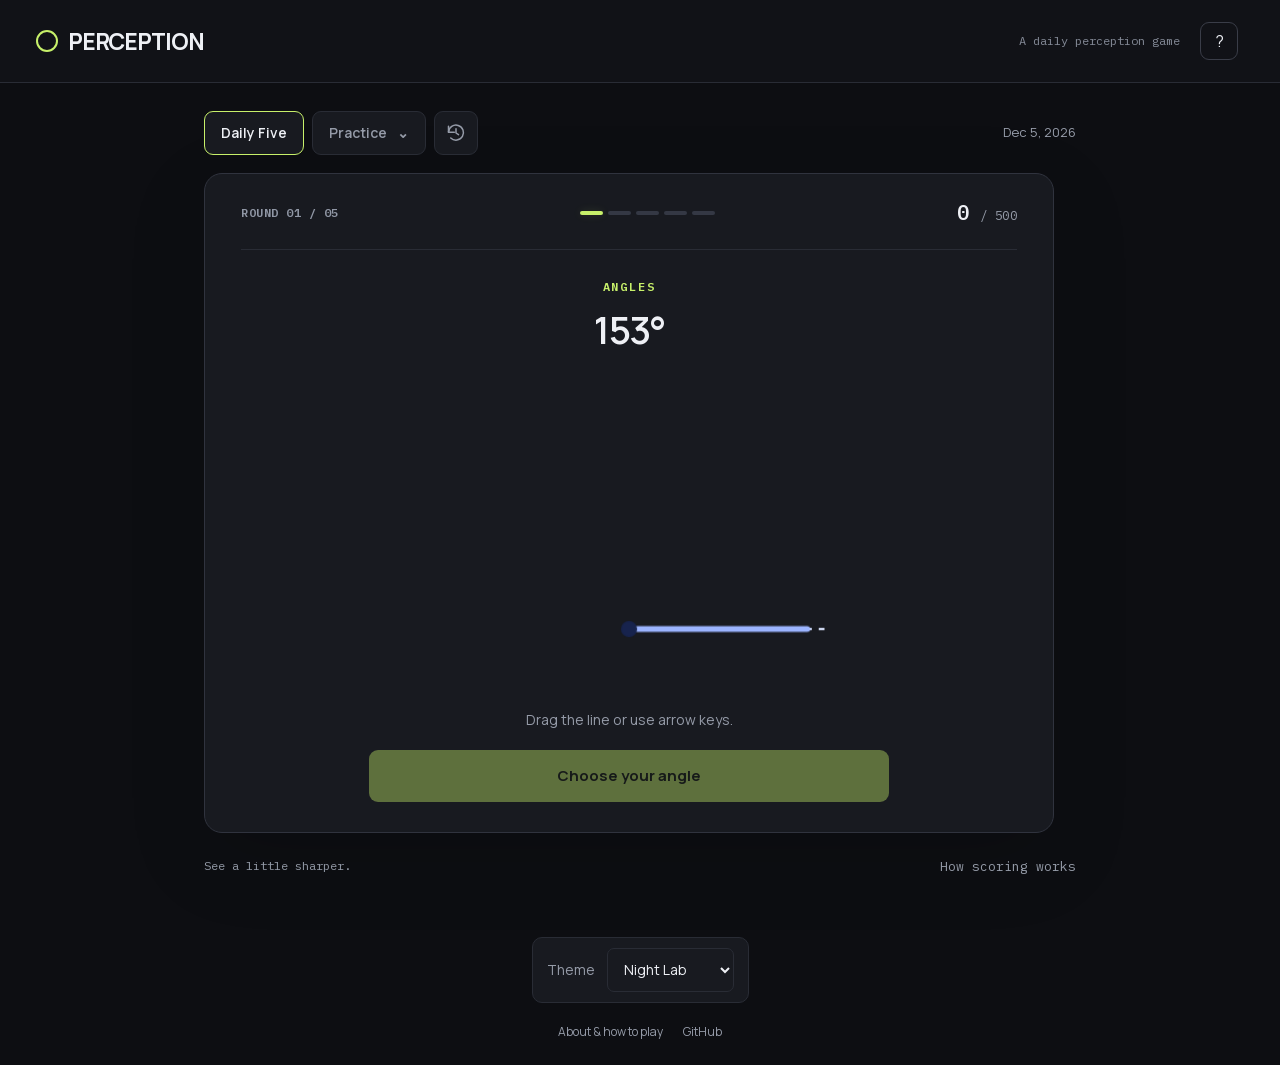
<file: index.html>
<!doctype html>
<html lang="en"><head><meta charset="utf-8"><script>window.perceptionThemeAssets={"focus": "focus.css?v=247a36a59152", "night-lab": "night-lab.css?v=22d10fc74c71"};
(()=>{
 const themes=['focus','night-lab'];
 let theme='night-lab';
 try{const saved=window.localStorage.getItem('perception-theme');if(themes.includes(saved))theme=saved;else if(saved==='studio')window.localStorage.setItem('perception-theme','night-lab');}catch(_){}
 document.documentElement.dataset.theme=theme;
 // Both themes use Manrope. Only Night Lab needs the mono UI fonts up front.
 const fonts=['manrope-latin',...(theme==='night-lab'?['ibm-plex-mono-400-latin','ibm-plex-mono-500-latin','ibm-plex-mono-600-latin']:[])];
 document.write(fonts.map(name=>'<link rel="preload" href="assets/fonts/'+name+'.woff2" as="font" type="font/woff2" crossorigin>').join(''));
 // This inline head script runs during HTML parsing. A parser-inserted link
 // blocks first paint and the later game script until the chosen CSS is ready.
 // A dynamically appended link does neither, leaving first-draw canvases black.
 document.write('<link id="theme-stylesheet" rel="stylesheet" href="'+(window.perceptionThemeAssets?.[theme]||theme+'.css')+'">');
})();
</script><meta name="viewport" content="width=device-width, initial-scale=1"><meta name="theme-color" content="#2448ed"><link rel="icon" href="data:image/svg+xml,%3Csvg xmlns='http://www.w3.org/2000/svg' viewBox='0 0 64 64'%3E%3Crect width='64' height='64' rx='16' fill='%232448ed'/%3E%3Cpath d='M17 33l10 10 21-24' stroke='%23e5ff57' stroke-width='7' fill='none'/%3E%3C/svg%3E"><title>Perception — Daily Visual Puzzles & Trivia</title>
<meta name="description" content="Five quick daily puzzles. Match colours, judge angles, feel time, and test your trivia. Play free, score up to 500, and share your results.">
<meta name="robots" content="index,follow,max-image-preview:large">
<link rel="canonical" href="https://perception.thedanktank.com/">
<meta property="og:type" content="website">
<meta property="og:site_name" content="Perception">
<meta property="og:title" content="Perception — Daily Visual Puzzles & Trivia">
<meta property="og:description" content="Five quick daily puzzles. Match colours, judge angles, feel time, and test your trivia. Play free, score up to 500, and share your results.">
<meta property="og:url" content="https://perception.thedanktank.com/">
<meta property="og:locale" content="en_US">
<meta property="og:image" content="https://perception.thedanktank.com/assets/social/perception.png">
<meta property="og:image:width" content="1200">
<meta property="og:image:height" content="630">
<meta property="og:image:alt" content="Perception: five daily puzzles, 500 possible points, and a fresh mix of perception and trivia.">
<meta name="twitter:card" content="summary_large_image">
<meta name="twitter:title" content="Perception — Daily Visual Puzzles & Trivia">
<meta name="twitter:description" content="Five quick daily puzzles. Match colours, judge angles, feel time, and test your trivia. Play free, score up to 500, and share your results.">
<meta name="twitter:image" content="https://perception.thedanktank.com/assets/social/perception.png">
<meta name="twitter:image:alt" content="Perception — five daily puzzles. How sharp is your perception?">
<script type="application/ld+json">{"@context": "https://schema.org", "@graph": [{"@type": "WebSite", "@id": "https://perception.thedanktank.com/#website", "name": "Perception", "url": "https://perception.thedanktank.com/", "description": "Five quick daily puzzles. Match colours, judge angles, feel time, and test your trivia. Play free, score up to 500, and share your results.", "inLanguage": "en"}, {"@type": "WebApplication", "@id": "https://perception.thedanktank.com/#game", "name": "Perception", "url": "https://perception.thedanktank.com/", "description": "Five quick daily puzzles. Match colours, judge angles, feel time, and test your trivia. Play free, score up to 500, and share your results.", "applicationCategory": "GameApplication", "operatingSystem": "Any device with a modern web browser", "browserRequirements": "Requires JavaScript", "isAccessibleForFree": true, "offers": {"@type": "Offer", "price": "0", "priceCurrency": "USD"}, "image": "https://perception.thedanktank.com/assets/social/perception.png"}, {"@type": "WebPage", "@id": "https://perception.thedanktank.com/#page", "url": "https://perception.thedanktank.com/", "name": "Perception — Daily Visual Puzzles & Trivia", "isPartOf": {"@id": "https://perception.thedanktank.com/#website"}, "about": {"@id": "https://perception.thedanktank.com/#game"}, "inLanguage": "en"}]}</script></head>
<body><header><a class="brand" href="./" aria-label="Perception home"><span class="brandmark">p.</span>PERCEPTION</a><div class="header-right"><span class="tagline">A daily perception game</span><button id="help" class="circle" aria-label="How to play">?</button></div></header>
<main><div class="topline"><div class="play-navigation"><button id="daily" class="daily-home active">Daily Five</button><details id="practice-menu" class="practice-menu"><summary>Practice <span aria-hidden="true">⌄</span></summary><nav class="minigames" aria-label="Practice games"><button data-mini="mix" >Fresh mix</button><button data-mini="view3d">3D view</button><button data-mini="balance">Balance</button><button data-mini="motion">Line memory</button><button data-mini="perspective">Perspective</button><button data-mini="proportion">Proportions</button><button data-mini="rhythm">Rhythm</button><button data-mini="angle">Angles</button><button data-mini="memory">Colour memory</button><button data-mini="time">Time</button><button data-mini="timeline">When?</button><button data-mini="duration">How long?</button></nav></details><button id="history-button" class="history-button" aria-label="Recent results" title="Recent results" aria-haspopup="dialog"><svg width="20" height="20" viewBox="0 0 24 24" fill="none" stroke="currentColor" stroke-width="1.8" stroke-linecap="round" stroke-linejoin="round" aria-hidden="true"><path d="M3 11a9 9 0 1 1 2.7 7"/><path d="M3 4v7h7"/><path d="M12 7v5l3 2"/></svg></button><button id="practice" hidden>Practice</button></div><span id="date" class="meta"></span></div>
<div class="layout"><section class="game" aria-label="Game"><p id="save-note" class="save-note" role="status" hidden></p><div class="gamebar"><span id="roundlabel">ROUND 01 / 05</span><div id="progress" class="progress" aria-label="Round progress"></div><span class="score"><span id="total">0</span> <small id="scoremax">/ 500</small></span></div><div id="playarea"><noscript><h1>Perception: five daily puzzles</h1><p>A free daily game of perception and trivia. Match colours, judge angles, feel time, and explore a new mix of five puzzle types each day. Each round is worth 100 points, for a total of 500.</p><p>Enable JavaScript to play, or <a href="about.html">read how Perception works</a>.</p></noscript></div></section>
<aside><div class="aside-label">TRAIN YOUR PERCEPTION</div><h2 id="aside-title">Find that colour.</h2><p id="aside-copy">Two seconds to look.<br>A whole wheel to choose from.</p><div class="aside-note"><span class="asterisk">✳</span><p>Close counts.<br><strong>Look. Judge. Learn.</strong></p></div></aside></div>
<footer><span>See a little sharper.</span><button id="rules">How scoring works</button></footer></main>
<dialog id="helpdialog"><button id="closehelp" class="circle" aria-label="Close instructions">×</button><p class="eyebrow">WELCOME TO PERCEPTION</p><h2>Guess. Reveal. Get sharper.</h2><p>Daily Five is the shared daily challenge: five different puzzle types, worth 500 points. Open Practice to choose a skill or play a fresh mix. Individual games are practice-only.</p><p><strong>3D view:</strong> remember the view, then drag the shape to turn it and drag the green handle around the outer ring to tilt it. <strong>Balance:</strong> move a support beneath a uniform shape. <strong>Line memory:</strong> look at a generated path for three seconds, then trace it in one stroke on the blank canvas. <strong>Perspective:</strong> place the vanishing point. <strong>Proportions:</strong> resize a rectangle to match the ratio. Each reveal shows the target. All games are silent.</p><p><strong>Colour memory:</strong> look at a swatch for two seconds, then find it on the wheel. Hue goes around the wheel; saturation increases towards the edge. Arrow keys or the keyboard controls also work.</p><p><strong>Scoring:</strong> every round is worth 100 points. We divide your error by the game’s zero-point bound, then square the remaining closeness. An error of 10% earns 81 points; 25% earns 56; 50% earns 25. Scores are rounded to whole points. Five rounds total 500 points.</p><details><summary>Zero-point bounds</summary><p>3D and angles: 180°. Balance: 50% of the shape’s width. Line memory: 20% of the canvas diagonal (100 units). Perspective: 40% of the diagonal (200 units). Time: 3 seconds early or late. Rhythm and proportions: 1.5 times or two-thirds of the target. Colour: straight-line distance of one wheel radius. When?: 50 years early or late. How long?: four times or one-quarter of the target duration.</p></details><p><strong>Rhythm:</strong> watch five silent flashes, then tap five beats at the same pace. <strong>Angles:</strong> rotate a line to the target angle. Both reward closeness.</p><p><strong>When?</strong> Slide the timeline beneath the centre marker to choose an event’s year. The minus and plus buttons adjust by one year. <strong>How long?</strong> Turn the dial from seconds to days. Use minus, plus or arrow keys to fine tune; Shift and arrows adjust more broadly. Both award up to 100 points for closeness, with the answer and source shown after you commit. Daily five uses each trivia fact once. Trivia practice draws only from past Daily Fives, with up to five different questions per session. Today’s and future questions stay out of the practice pool.</p><p><strong>Time:</strong> Start, wait, Stop. Points fall with your timing error using the same curve as every other game.</p><p>Switching away resets an active memory flash or timer.</p><button id="gotit" class="primary">Let’s play</button></dialog><dialog id="history-dialog" class="history-dialog" aria-labelledby="history-title"><div class="history-heading"><h2 id="history-title">Recent results</h2><form method="dialog"><button class="history-close" aria-label="Close recent results">×</button></form></div><div id="history-content"></div></dialog><script>'use strict';
const ANALYTICS_CONFIG={"websiteId": "87a5004f-6e63-4197-8776-a86e6bfb4279", "scriptUrl": "https://cloud.umami.is/script.js", "hostname": "perception.thedanktank.com"};
// First-attempt Daily Five play and one daily share click are measured.
const ANALYTICS_STORAGE_KEY='perception-metrics-v1';
let analyticsReady=false,analyticsQueue=[],analyticsLedger={};
function analyticsAllowed(){return !!ANALYTICS_CONFIG.websiteId&&location.hostname===ANALYTICS_CONFIG.hostname&&navigator.doNotTrack!=='1';}
function analyticsDaily(){return analyticsAllowed()&&mode==='daily'&&mini==='mix'&&!review;}
function analyticsClaim(day,event){
 try{
  const text=localStorage.getItem(ANALYTICS_STORAGE_KEY)||'{}';
  const stored=text.length<=4096?JSON.parse(text):{};
  if(stored&&typeof stored==='object'&&!Array.isArray(stored))for(const [day,events]of Object.entries(stored)){
   if(!/^\d{4}-\d{1,2}-\d{1,2}$/.test(day)||!Array.isArray(events))continue;
   analyticsLedger[day]=[...new Set([...(analyticsLedger[day]||[]),...events.filter(e=>['visit','start','complete','share'].includes(e))])];
  }
 }catch{}
 if(analyticsLedger[day]?.includes(event))return false;
 const previous=Array.isArray(analyticsLedger[day])?analyticsLedger[day].filter(e=>['visit','start','complete','share'].includes(e)):[];
 analyticsLedger[day]=[...previous,event];
 // A fixed-size ledger survives reloads and theme switches without growing history.
 analyticsLedger=Object.fromEntries(Object.entries(analyticsLedger).filter(([d])=>/^\d{4}-\d{1,2}-\d{1,2}$/.test(d)).sort(([a],[b])=>dayNumber(b)-dayNumber(a)).slice(0,7));
 try{localStorage.setItem(ANALYTICS_STORAGE_KEY,JSON.stringify(analyticsLedger));}catch{}
 return true;
}
function analyticsSend(name,data){
 if(!analyticsAllowed())return;
 if(!analyticsReady){if(analyticsQueue.length<4)analyticsQueue.push([name,data]);return;}
 try{
  const sent=name?window.umami.track(name,data):window.umami.track(p=>({...p,url:'/',title:'Perception'}));
  if(sent&&typeof sent.catch==='function')sent.catch(()=>{});
 }catch{} // Analytics failure must never affect play. No retries or catch-up uploads.
}
function analyticsStarted(){
 if(!analyticsDaily()||results.length===5)return;
 if(analyticsClaim(sessionDay,'start'))analyticsSend('daily_started');
}
function analyticsCompleted(){
 if(!analyticsDaily()||results.length!==5)return;
 if(!analyticsClaim(sessionDay,'complete'))return;
 const data={total:results.reduce((sum,r)=>sum+r.score,0)};
 for(const r of results)data[r.q.type]=r.score;
 analyticsSend('daily_completed',data);
}
function analyticsShareClicked(){
 if(!analyticsAllowed())return;
 // Sharing practice or an older saved game also helps distribution. Count the
 // click's calendar day, independently of the puzzle's date and game mode.
 if(analyticsClaim(calendarDay(),'share'))analyticsSend('results_share_clicked');
}
function setupAnalytics(){
 if(!analyticsAllowed())return;
 // The Cloud tracker otherwise sends an identify request on every script load.
 // Keep its ID on event payloads, but allow only our explicit event requests.
 window.perceptionAnalyticsBeforeSend=(type,payload)=>type==='event'?payload:false;
 const script=document.createElement('script');
 script.src=ANALYTICS_CONFIG.scriptUrl;script.defer=true;
 script.dataset.websiteId=ANALYTICS_CONFIG.websiteId;
 script.dataset.autoTrack='false';
 script.dataset.beforeSend='perceptionAnalyticsBeforeSend';
 script.dataset.domains=ANALYTICS_CONFIG.hostname;
 script.dataset.excludeSearch='true';script.dataset.excludeHash='true';script.dataset.doNotTrack='true';
 // Reuse the existing anonymous browser identity without an extra identify request.
 if(typeof playerData.id==='string'&&playerData.id.length<=50)script.dataset.distinctId=playerData.id;
 script.addEventListener('load',()=>{
  analyticsReady=!!window.umami;
  const pending=analyticsQueue;analyticsQueue=[];
  if(analyticsReady)for(const [name,data]of pending)analyticsSend(name,data);
 });
 script.addEventListener('error',()=>{analyticsQueue=[];});
 document.head.appendChild(script);
 if(analyticsClaim(calendarDay(),'visit'))analyticsSend(null);
 const interaction=e=>{
  if(e.type==='keydown'&&!['Enter',' ','ArrowLeft','ArrowRight','ArrowUp','ArrowDown'].includes(e.key))return;
  if(e.target.closest?.('#playarea,#actionarea'))analyticsStarted();
 };
 for(const event of ['pointerdown','click','keydown'])document.addEventListener(event,interaction,true);
}

const PLAYER_STORAGE_KEY='perception-player-v1';
const PLAYER_STORAGE_LIMIT=256*1024;
const PLAYER_HISTORY_LIMIT=720;
let playerStorageWarning='';
function dayNumber(day){const [y,m,d]=String(day).split('-').map(Number);return Date.UTC(y,m-1,d)/86400000;}
function validDay(day){if(typeof day!=='string'||!/^\d{4}-\d{1,2}-\d{1,2}$/.test(day))return false;const [y,m,d]=day.split('-').map(Number),date=new Date(Date.UTC(y,m-1,d));return date.getUTCFullYear()===y&&date.getUTCMonth()+1===m&&date.getUTCDate()===d;}
function freshPlayer(){
 const id=typeof crypto!=='undefined'&&crypto.randomUUID?crypto.randomUUID():'guest-'+Date.now().toString(36)+'-'+Math.random().toString(36).slice(2);
 return {version:1,id,history:[],progress:{day:'',games:{}},stats:{lastDay:'',streak:0,best:0,played:0}};
}
function readPlayer(){
 try{
  const text=localStorage.getItem(PLAYER_STORAGE_KEY);if(!text)return null;
  if(text.length*2>PLAYER_STORAGE_LIMIT)throw new Error('Oversized save');
  const data=JSON.parse(text);
  if(data.version!==1||typeof data.id!=='string'||data.id.length>100||!Array.isArray(data.history)||!data.progress||!data.stats)throw new Error('Invalid save');
  data.history=data.history.filter(h=>validDay(h.day)&&typeof h.game==='string'&&Array.isArray(h.scores)&&h.scores.length===5&&h.scores.every(n=>Number.isInteger(n)&&n>=0&&n<=100)).slice(-PLAYER_HISTORY_LIMIT);
  if(!data.progress.games||typeof data.progress.games!=='object')data.progress={day:'',games:{}};
  if(!['streak','best','played'].every(k=>Number.isInteger(data.stats[k])&&data.stats[k]>=0&&data.stats[k]<1000000)||data.stats.lastDay&&!validDay(data.stats.lastDay))data.stats={lastDay:'',streak:0,best:0,played:0};
  return data;
 }catch{
  playerStorageWarning='Saving is unavailable or saved data could not be read. You can still play.';
  return null;
 }
}
let playerData=readPlayer()||freshPlayer();
function writePlayer(){
 // Never serialize screenshots. Old history is evicted before today's progress.
 playerData.history=playerData.history.filter(h=>dayNumber(h.day)>=dayNumber(calendarDay())-180).slice(-PLAYER_HISTORY_LIMIT);
 let text=JSON.stringify(playerData);
 while(text.length*2>PLAYER_STORAGE_LIMIT&&playerData.history.length){playerData.history.shift();text=JSON.stringify(playerData);}
 try{
  if(text.length*2>PLAYER_STORAGE_LIMIT)throw new Error('Save limit');
  localStorage.setItem(PLAYER_STORAGE_KEY,text);playerStorageWarning='';
 }catch{playerStorageWarning='Progress could not be saved in this browser. You can still play.';}
 updateStorageNotice();
}
function updateStorageNotice(){const note=$('save-note');if(note){note.textContent=playerStorageWarning;note.hidden=!playerStorageWarning;}}
function finiteTree(value){if(typeof value==='number')return Number.isFinite(value);if(Array.isArray(value))return value.length<=250&&value.every(finiteTree);if(value&&typeof value==='object')return Object.values(value).every(finiteTree);return typeof value==='string'||typeof value==='boolean'||value===null;}
function validSavedGame(game){
 try{
  if(!game||!Array.isArray(game.deck)||game.deck.length!==5||!Array.isArray(game.results)||game.results.length>5)return false;
  for(const q of game.deck){
   if(!q||!['view3d','balance','motion','perspective','proportion','rhythm','angle','colour','time','timeline','duration'].includes(q.type)||typeof q.title!=='string'||q.title.length>200||typeof q.skill!=='string'||q.skill.length>100||!finiteTree(q))return false;
   if(q.source&&(!Array.isArray(q.source)||!/^https:\/\//.test(q.source[1])))return false;
   const pairs=points=>Array.isArray(points)&&points.length>=3&&points.every(p=>Array.isArray(p)&&p.length===2&&p.every(Number.isFinite));
   if(q.type==='view3d'&&(!q.shape||!Array.isArray(q.shape.boxes)||q.shape.boxes.length<3||q.shape.boxes.length>5||!q.shape.boxes.every(b=>Array.isArray(b)&&b.length===8&&b.slice(0,6).every(Number.isFinite)&&b.slice(3,6).every(n=>n>0)&&/^#[0-9a-f]{6}$/i.test(b[6])&&Array.isArray(b[7])&&b[7].length===6&&b[7].every(v=>typeof v==='boolean'))))return false;
   if(q.type==='balance'&&(!pairs(q.points)||q.holes&&!q.holes.every(pairs)))return false;
   if(q.type==='motion'&&(!Array.isArray(q.answer)||q.answer.length<2||!q.answer.every(p=>p&&Number.isFinite(p.x)&&Number.isFinite(p.y))))return false;
   if(q.type==='perspective'&&(!q.answer||typeof q.answer.x!=='number'||typeof q.answer.y!=='number'))return false;
   if(q.type==='colour'&&(!Array.isArray(q.answer)||q.answer.length!==3))return false;
   if(['angle','time','rhythm','proportion','balance','timeline','duration'].includes(q.type)&&typeof q.answer!=='number')return false;
   if(scoreFor(q.type==='proportion'?{width:q.answer,height:1}:q.answer,q)!==100)return false;
  }
  return game.results.every((r,i)=>r&&Number.isInteger(r.score)&&r.score>=0&&r.score<=100&&finiteTree(r.guess)&&Number.isFinite(scoreFor(r.guess,game.deck[i])));
 }catch{return false;}
}
function restoreDailyGame(){
 if(mode!=='daily'||review)return false;
 playerData=readPlayer()||playerData;
 const saved=playerData.progress.day===sessionDay?playerData.progress.games[mini]:null;
 if(!validSavedGame(saved))return false;
 deck=saved.deck;results=saved.results.map((r,i)=>({q:deck[i],guess:r.guess,score:r.score}));index=results.length;
 updateStorageNotice();return true;
}
function saveDailyGame(){
 if(mode!=='daily'||review)return;
 const recent=readPlayer();if(recent&&recent.id===playerData.id)playerData=recent;
 if(playerData.progress.day!==sessionDay)playerData.progress={day:sessionDay,games:{}};
 const old=playerData.progress.games[mini];
 if(old&&validSavedGame(old)&&old.results.length>results.length)return;
 if(old&&validSavedGame(old)&&old.results.length===5)return;
 playerData.progress.games[mini]={deck,results:results.map(r=>({score:r.score,guess:r.q.type==='motion'?resampleTrace(r.guess):r.guess}))};
 if(results.length===5&&!playerData.history.some(h=>h.day===sessionDay&&h.game===mini)){
  playerData.history.push({day:sessionDay,game:mini,scores:results.map(r=>r.score)});
  if(mini==='mix'&&(!playerData.stats.lastDay||dayNumber(sessionDay)>dayNumber(playerData.stats.lastDay))){
   const stats=playerData.stats;stats.streak=dayNumber(sessionDay)-dayNumber(stats.lastDay)===1?stats.streak+1:1;
   stats.lastDay=sessionDay;stats.best=Math.max(stats.best,stats.streak);stats.played++;
  }
 }
 writePlayer();
}
function browserHistoryHTML(){
 const stats=playerData.stats,active=[0,1].includes(dayNumber(calendarDay())-dayNumber(stats.lastDay))?stats.streak:0;
 const names={mix:'Daily five',view3d:'3D view',balance:'Balance',motion:'Line memory',perspective:'Perspective',proportion:'Proportions',rhythm:'Rhythm',angle:'Angles',memory:'Colour memory',time:'Time',timeline:'When?',duration:'How long?'};
 const label=day=>{const [y,m,d]=day.split('-').map(Number);return new Date(y,m-1,d).toLocaleDateString(undefined,{month:'short',day:'numeric',year:'numeric'});};
 return `<div class="browser-history"><p class="history-stats">Daily five streak: <strong>${active} ${active===1?'day':'days'}</strong> · Best: ${stats.best} · Played: ${stats.played}</p><div class="history-list">${playerData.history.slice(-14).reverse().map(h=>`<div class="history-row"><span>${escapeHTML(label(h.day))} · ${names[h.game]||'Daily game'}</span><strong>${h.scores.reduce((a,b)=>a+b,0)}/500</strong></div>`).join('')||'<p>No saved games yet.</p>'}</div><p class="storage-caption">Saved in this browser. Clearing site data resets your history. No cross-device sync.</p></div>`;
}

function bindHistoryNavigation(){
 const button=$('history-button'),dialog=$('history-dialog');
 button.addEventListener('click',()=>{
  playerData=readPlayer()||playerData;
  $('practice-menu').open=false;
  $('history-content').innerHTML=browserHistoryHTML();
  dialog.showModal();
 });
 dialog.addEventListener('click',event=>{if(event.target===dialog){const r=dialog.getBoundingClientRect();if(event.clientX<r.left||event.clientX>r.right||event.clientY<r.top||event.clientY>r.bottom)dialog.close();}});
}

function captureSummaryComparison(result){
 const ids={view3d:'view-canvas',balance:'balance-canvas',motion:'trace-canvas',perspective:'perspective-canvas',proportion:'proportion-canvas',angle:'angle-dial',colour:'wheel'};
 const canvas=$(ids[result.q.type]);
 if(canvas&&result.q.type!=='colour')result.comparisonImage=canvas.toDataURL('image/png');
}
function summaryComparison(result){
 const {q,guess}=result;
 if(q.type==='colour')return restoredComparison(result);
 if(result.comparisonImage)return `<img class="result-comparison-image" src="${result.comparisonImage}" alt="Your answer and the target overlaid for ${escapeHTML(q.skill)}" loading="lazy">`;
 if(['view3d','balance','motion','perspective','proportion','angle','colour'].includes(q.type))return restoredComparison(result);
 // Numeric puzzles use two labelled marks on the same scale.
 const format=v=>q.type==='duration'?durationText(v):q.type==='time'?v.toFixed(2)+' s':q.type==='rhythm'?pretty(v)+' BPM':String(v);
 const logarithmic=q.type==='duration',a=logarithmic?Math.log(guess):guess,b=logarithmic?Math.log(q.answer):q.answer;
 const padding=q.type==='timeline'?10:Math.max(.1,Math.abs(a-b)*.2);
 const low=q.type==='timeline'?Math.min(a,b)-padding:Math.min(0,a,b),high=Math.max(a,b)+padding;
 const x=v=>24+(v-low)/(high-low||1)*272;
 return `<svg class="result-comparison-chart" viewBox="0 0 320 82" role="img" aria-label="Your answer: ${escapeHTML(format(guess))}. Target: ${escapeHTML(format(q.answer))}.">
  <path d="M24 26H296 M24 60H296" class="comparison-track"/>
  <path d="M${x(a)} 26L${x(b)} 60" class="comparison-link"/>
  <circle cx="${x(a)}" cy="26" r="5" class="comparison-guess"/>
  <circle cx="${x(b)}" cy="60" r="5" class="comparison-target"/>
  <text x="24" y="15">You: ${escapeHTML(format(guess))}</text>
  <text x="24" y="79">Target: ${escapeHTML(format(q.answer))}</text>
 </svg>`;
}
function restoredComparison({q,guess}){
 if(q.type==='view3d'){
  const canvas=document.createElement('canvas');canvas.width=400;canvas.height=300;
  drawShape3D(canvas,guess,{shape:q.shape});drawShape3D(canvas,q.answer,{shape:q.shape,overlay:true});
  return `<img class="result-comparison-image" src="${canvas.toDataURL()}" alt="Your 3D view and target overlaid">`;
 }
 const path=points=>points.map(p=>Array.isArray(p)?p.join(','):p.x+','+p.y).join(' ');
 let content='';
 const line=(a,b,target=false)=>`<path d="M${a.join(' ')}L${b.join(' ')}" fill="none" stroke="var(--${target?'target':'draw'})" stroke-width="5"/>`;
 if(q.type==='angle'){const end=a=>[200+Math.cos(a*Math.PI/180)*155,220-Math.sin(a*Math.PI/180)*155];content=line([200,220],end(q.answer),true)+line([200,220],end(guess));}
 if(q.type==='motion')content=`<polyline points="${path(q.answer)}" fill="none" stroke="var(--target)" stroke-width="5"/><polyline points="${path(guess)}" fill="none" stroke="var(--draw)" stroke-width="5"/>`;
 if(q.type==='perspective')content=line([guess.x,guess.y],[q.answer.x,q.answer.y],true)+`<circle cx="${q.answer.x}" cy="${q.answer.y}" r="8" fill="var(--target)"/><circle cx="${guess.x}" cy="${guess.y}" r="6" fill="var(--draw)"/>`;
 if(q.type==='balance'){content=`<path d="${[q.points,...(q.holes||[])].map(p=>'M'+path(p)+'Z').join(' ')}" fill="var(--draw)" fill-rule="evenodd"/>`+line([q.answer,30],[q.answer,235],true)+`<path d="M${guess} 190l-14 30h28Z" fill="var(--ink)"/>`;}
 if(q.type==='proportion'){const a=guess.width/guess.height,b=q.answer,h=Math.min(160,330/Math.max(a,b));content=`<rect x="${200-b*h/2}" y="${150-h/2}" width="${b*h}" height="${h}" fill="none" stroke="var(--target)" stroke-width="5"/><rect x="${200-a*h/2}" y="${150-h/2}" width="${a*h}" height="${h}" fill="none" stroke="var(--draw)" stroke-width="5"/>`;}
 if(q.type==='colour')content=`<rect x="30" y="70" width="160" height="150" rx="12" fill="${rgbHex(guess)}"/><rect x="210" y="70" width="160" height="150" rx="12" fill="${q.hex}"/><text x="110" y="250" text-anchor="middle" fill="var(--ink)" font-size="24">You</text><text x="290" y="250" text-anchor="middle" fill="var(--ink)" font-size="24">Target</text>`;
 return `<svg class="result-comparison-image" viewBox="0 0 400 300" role="img" aria-label="Your answer and target for ${escapeHTML(q.skill)}">${content}</svg>`;
}

let sessionDay=calendarDay();
function shareResultsText(rounds,day,game='mix',daily=true){
 const [year,month,date]=day.split('-').map(Number);
 const dateLabel=new Date(year,month-1,date).toLocaleDateString('en-US',{month:'short',day:'numeric'});
 const icons={view3d:'🧊',balance:'⚖️',motion:'✍️',perspective:'👁️',proportion:'▭',rhythm:'🥁',angle:'📐',colour:'🎨',time:'⏱️',timeline:'🗓️',duration:'⏳'};
 const gameLabel=game==='mix'?'five':rounds[0]?.q.skill||'game';
 const total=rounds.reduce((sum,r)=>sum+r.score,0);
 return `perception.thedanktank.com ${dateLabel}${daily?'':' · Practice '+gameLabel}\n${rounds.map(r=>(icons[r.q.type]||'•')+r.score).join(' ')}\nFinal score: ${total}/${rounds.length*100}`;
}
function bindShareResults(){
 const button=$('share-results'),status=$('share-status'),fallback=$('share-fallback');
 const text=shareResultsText(results,sessionDay,mini,mode==='daily'&&!review);
 button.addEventListener('click',async()=>{
  analyticsShareClicked();
  try{
   await navigator.clipboard.writeText(text);
   button.textContent='Copied!';status.textContent='Results copied. Paste them wherever you like.';fallback.hidden=true;
  }catch{
   fallback.hidden=false;fallback.value=text;fallback.focus();fallback.select();
   status.textContent='Select and copy your results below.';
  }
 });
}

// Independent streams make each game reproducible without coupling its questions to other games.
const GENERATED_RANGES={angle:[5,175],time:[2,15],rhythm:[60,144],ratioTerms:[1,12],ratioBounds:[.55,2.4],pathAnchors:[4,6]};
const GAME_TYPES=['view3d','balance','motion','perspective','proportion','rhythm','angle','memory','time','timeline','duration'];
function hashSeed(text){let hash=2166136261;for(const c of String(text)){hash^=c.charCodeAt(0);hash=Math.imul(hash,16777619);}return hash>>>0;}
function calendarDay(now=new Date()){return [now.getFullYear(),now.getMonth()+1,now.getDate()].join('-');}
function shuffleWith(random,list){const copy=list.slice();for(let i=copy.length-1;i>0;i--){const j=Math.floor(random()*(i+1));[copy[i],copy[j]]=[copy[j],copy[i]];}return copy;}
function integerBetween(random,min,max){return min+Math.floor(random()*(max-min+1));}
function makeDeck(day,game=mini){
 // Accept an RNG for existing tooling; normal play passes a date or a practice-session seed.
 const key=typeof day==='function'?String(Math.floor(day()*4294967296)):String(day);
 const forGame=type=>{
  if(!GAME_TYPES.includes(type))throw new Error('Unknown mini-game');
  if(['angle','time','rhythm','proportion','motion','view3d'].includes(type))return Array.from({length:5},(_,round)=>generatedQuestion(type,rng(hashSeed(key+'|'+type+'|v1|'+round)),round));
  return makeGameDeck(rng(hashSeed(key+'|'+type+'|v1')),type);
 };
 if(game==='mix'&&/^\d{4}-\d{1,2}-\d{1,2}$/.test(key)){
  const dateKey=key.split('-').map((n,i)=>i?String(Number(n)).padStart(2,'0'):n).join('-');
  const daily=typeof DAILY_TRIVIA_SCHEDULE==='undefined'?null:DAILY_TRIVIA_SCHEDULE[dateKey];
  if(daily)return daily.types.map(type=>daily.trivia[type]?scheduledTriviaQuestion(daily.trivia[type]):forGame(type)[0]);
  // A delayed schedule job must never accidentally recycle trivia. Procedural games
  // keep Daily five playable beyond the published horizon, deterministically.
  return shuffleWith(rng(hashSeed(key+'|schedule-v1')),GAME_TYPES.filter(type=>!['timeline','duration'].includes(type))).slice(0,5).map(type=>forGame(type)[0]);
 }
 if(game==='mix')return shuffleWith(rng(hashSeed(key+'|schedule-v1')),GAME_TYPES.filter(type=>!['timeline','duration'].includes(type)||pastTriviaIds(type).length)).slice(0,5).map(type=>forGame(type)[0]);
 return forGame(game);
}
function generatedQuestion(type,random,round){
 const q={id:type+'-'+round,type};
 if(type==='view3d'){const answer={yaw:random()*360-180,pitch:random()*120-60,roll:random()*180-90};return {...q,skill:'3D view',title:'Match this view.',answer,shape:makeBlockShape(random),tip:'Solid is your view. The lime outline is the target.',explain:'Each puzzle has a generated, connected shape of three to five coloured pieces. Drag the shape to turn it; use the green handle to tilt the whole view. The score measures the smallest rotation between your view and the target.'};}
 if(type==='angle'){q.answer=integerBetween(random,...GENERATED_RANGES.angle);return {...q,skill:'Angles',title:q.answer+'°',tip:'The lime line shows the target angle.',explain:'The target can be any whole degree from 5° to 175°. Scores measure the angular distance from your guess.'};}
 if(type==='time'){q.answer=integerBetween(random,...GENERATED_RANGES.time);return {...q,skill:'Time awareness',title:'Feel '+q.answer+' seconds.',unit:' s',tip:'Notice whether you stop early or late.',explain:'Any whole duration from 2 to 15 seconds. The clock measures Start to Stop; switching away resets a running round.'};}
 if(type==='rhythm'){q.answer=integerBetween(random,...GENERATED_RANGES.rhythm);return {...q,skill:'Rhythm',title:'Copy the pulse.',tip:'Watch five flashes, then tap five beats at the same pace.',explain:'The pulse can be any whole tempo from 60 to 144 BPM. Your tempo is measured from the intervals between five taps. No sound is played.'};}
 if(type==='proportion'){let width,height;do{width=integerBetween(random,...GENERATED_RANGES.ratioTerms);height=integerBetween(random,...GENERATED_RANGES.ratioTerms);}while(width/height<GENERATED_RANGES.ratioBounds[0]||width/height>GENERATED_RANGES.ratioBounds[1]);const gcd=(a,b)=>b?gcd(b,a%b):a,divisor=gcd(width,height);width/=divisor;height/=divisor;q.answer=width/height;q.label=width+' : '+height;return {...q,skill:'Proportions',title:'Make '+q.label+'.',tip:'The lime outline shows the target proportion.',explain:'The ratio compares width with height using whole numbers, reduced to their simplest form. Any size works. Scores measure ratio error independently of size.'};}
 const line=makeMemoryPath(random);return {...q,skill:'Line memory',title:'Trace that path.',answer:line.points,previewMs:3000,tip:'Your trace and the remembered path are overlaid.',explain:'A generated path with three to five connected sections, using either corners or smooth bends. It stays within the canvas and can be drawn in one stroke. Scores compare the complete paths; speed and direction do not matter.'};
}
function makeMemoryPath(random){
 const count=integerBetween(random,...GENERATED_RANGES.pathAnchors),anchors=[];
 let previous=150;
 for(let i=0;i<count;i++){
  let y=integerBetween(random,55,245);
  if(Math.abs(y-previous)<35)y=previous<150?Math.min(245,previous+55):Math.max(55,previous-55);
  anchors.push({x:45+i*310/(count-1)+(i&&i<count-1?integerBetween(random,-10,10):0),y});previous=y;
 }
 const smooth=random()<.55,points=[];
 for(let i=0;i<count-1;i++){
  const a=anchors[Math.max(0,i-1)],b=anchors[i],c=anchors[i+1],d=anchors[Math.min(count-1,i+2)];
  for(let step=0;step<24;step++){
   const t=step/24;
   const coordinate=key=>smooth?.5*((2*b[key])+(-a[key]+c[key])*t+(2*a[key]-5*b[key]+4*c[key]-d[key])*t*t+(-a[key]+3*b[key]-3*c[key]+d[key])*t*t*t):b[key]+(c[key]-b[key])*t;
   points.push({x:coordinate('x'),y:Math.max(30,Math.min(270,coordinate('y')))});
  }
 }
 points.push({...anchors[count-1]});
 // Mirror and sometimes turn vertically; fit the entire path inside generous margins.
 const vertical=random()<.35,mirror=random()<.5;
 return {points:points.map(p=>vertical?{x:40+(p.y-30)/240*320,y:35+(mirror?355-p.x:p.x-45)/310*230}:{x:mirror?400-p.x:p.x,y:p.y}),smooth};
}

function makeBlockShape(random){
 const count=integerBetween(random,3,5),parts=[];
 const dimensions=index=>{
  const values=index===0?[1.5+random()*.6,.45+random()*.25,.5+random()*.25]:index===1?[1+random()*.5,.8+random()*.4,.22+random()*.18]:[.4+random()*.5,.4+random()*.4,.3+random()*.4];
  return shuffleWith(random,values);
 };
 parts.push([0,0,0,...dimensions(0)]);
 const overlaps=(a,b)=>[0,1,2].every(axis=>Math.abs(a[axis]-b[axis])<(a[axis+3]+b[axis+3])/2-1e-8);
 for(let index=1;index<count;index++){
  const size=dimensions(index);let candidate;
  for(let attempt=0;attempt<100;attempt++){
   const parent=parts[integerBetween(random,0,parts.length-1)],axis=integerBetween(random,0,2),sign=random()<.5?-1:1;
   const position=parent.slice(0,3).map((value,j)=>j===axis?value+sign*(parent[j+3]+size[j])/2:value+(random()-.5)*parent[j+3]*.35);
   candidate=[...position,...size];if(!parts.some(part=>overlaps(candidate,part)))break;candidate=null;
  }
  if(!candidate){const parent=parts.reduce((a,b)=>a[0]+a[3]/2>b[0]+b[3]/2?a:b);candidate=[parent[0]+(parent[3]+size[0])/2,parent[1],parent[2],...size];}
  parts.push(candidate);
 }
 const mid=[0,1,2].map(axis=>(Math.min(...parts.map(p=>p[axis]-p[axis+3]/2))+Math.max(...parts.map(p=>p[axis]+p[axis+3]/2)))/2);
 let radius=0;for(const p of parts)for(const x of [-1,1])for(const y of [-1,1])for(const z of [-1,1])radius=Math.max(radius,Math.hypot(...p.slice(0,3).map((value,i)=>value-mid[i]+[x,y,z][i]*p[i+3]/2)));
 const scale=1.1/radius,colours=shuffleWith(random,['#2448ED','#D4EE46','#F08A55','#E965A0','#3DCEC3']);
 const faces=[[2,-1],[2,1],[0,-1],[0,1],[1,1],[1,-1]];
 const boxes=parts.map((p,index)=>[...p.slice(0,3).map((value,axis)=>(value-mid[axis])*scale),...p.slice(3).map(value=>value*scale),colours[index],faces.map(([axis,sign])=>!parts.some((other,j)=>j!==index&&Math.abs(p[axis]+sign*p[axis+3]/2-(other[axis]-sign*other[axis+3]/2))<1e-8&&[0,1,2].filter(k=>k!==axis).every(k=>other[k]-other[k+3]/2<=p[k]-p[k+3]/2+1e-8&&other[k]+other[k+3]/2>=p[k]+p[k+3]/2-1e-8)))]);
 return {boxes};
}

function scheduledTriviaQuestion(id){
 const f=TRIVIA_BY_ID[id];if(!f)throw new Error('Missing scheduled trivia');
 return {id:f.id,type:f.type,skill:f.type==='timeline'?'When?':'How long?',title:f.title,answer:f.answer,caption:f.caption,explain:f.explain,source:[f.source.name,f.source.url],tip:'Answer: '+(f.type==='timeline'?f.answer:durationText(f.answer))};
}

const DAILY_TRIVIA_SCHEDULE={"2026-10-07": {"types": ["angle", "duration", "motion", "timeline", "memory"], "trivia": {"duration": "duration-soccer-match", "timeline": "timeline-first-moon-landing"}}, "2026-10-08": {"types": ["duration", "timeline", "angle", "rhythm", "memory"], "trivia": {"duration": "duration-the-godfather", "timeline": "timeline-dna-double-helix-described"}}, "2026-10-09": {"types": ["motion", "angle", "time", "perspective", "balance"], "trivia": {}}, "2026-10-10": {"types": ["proportion", "rhythm", "angle", "motion", "view3d"], "trivia": {}}, "2026-10-11": {"types": ["time", "balance", "angle", "view3d", "proportion"], "trivia": {}}, "2026-10-12": {"types": ["proportion", "memory", "duration", "rhythm", "timeline"], "trivia": {"duration": "duration-oppenheimer", "timeline": "timeline-google-founded"}}, "2026-10-13": {"types": ["balance", "rhythm", "angle", "time", "view3d"], "trivia": {}}, "2026-10-14": {"types": ["motion", "proportion", "timeline", "time", "angle"], "trivia": {"timeline": "timeline-mandela-becomes-president"}}, "2026-10-15": {"types": ["rhythm", "memory", "perspective", "view3d", "balance"], "trivia": {}}, "2026-10-16": {"types": ["balance", "perspective", "motion", "rhythm", "duration"], "trivia": {"duration": "duration-iss-orbit"}}, "2026-10-17": {"types": ["view3d", "duration", "proportion", "timeline", "memory"], "trivia": {"duration": "duration-shrek", "timeline": "timeline-covid-19-called-a-pandemic"}}, "2026-10-18": {"types": ["memory", "proportion", "time", "rhythm", "timeline"], "trivia": {"timeline": "timeline-statue-of-liberty-dedicated"}}, "2026-10-19": {"types": ["timeline", "angle", "proportion", "perspective", "time"], "trivia": {"timeline": "timeline-eiffel-tower-opens"}}, "2026-10-20": {"types": ["angle", "rhythm", "motion", "balance", "duration"], "trivia": {"duration": "duration-home-alone"}}, "2026-10-21": {"types": ["rhythm", "perspective", "balance", "angle", "motion"], "trivia": {}}, "2026-10-22": {"types": ["perspective", "angle", "rhythm", "duration", "view3d"], "trivia": {"duration": "duration-rugby-sevens-match"}}, "2026-10-23": {"types": ["balance", "timeline", "rhythm", "memory", "perspective"], "trivia": {"timeline": "timeline-pokemon-first-released"}}, "2026-10-24": {"types": ["proportion", "angle", "rhythm", "motion", "time"], "trivia": {}}, "2026-10-25": {"types": ["duration", "balance", "timeline", "rhythm", "proportion"], "trivia": {"duration": "duration-new-moon-new-moon", "timeline": "timeline-emancipation-proclamation"}}, "2026-10-26": {"types": ["memory", "perspective", "timeline", "proportion", "duration"], "trivia": {"timeline": "timeline-world-war-ii-ends", "duration": "duration-nba-game"}}, "2026-10-27": {"types": ["proportion", "balance", "memory", "duration", "perspective"], "trivia": {"duration": "duration-jurassic-park"}}, "2026-10-28": {"types": ["proportion", "balance", "rhythm", "perspective", "memory"], "trivia": {}}, "2026-10-29": {"types": ["timeline", "motion", "rhythm", "duration", "perspective"], "trivia": {"timeline": "timeline-hubble-telescope-launched", "duration": "duration-toy-story"}}, "2026-10-30": {"types": ["duration", "view3d", "rhythm", "time", "perspective"], "trivia": {"duration": "duration-moon-s-orbit-of-earth"}}, "2026-10-31": {"types": ["angle", "perspective", "proportion", "balance", "rhythm"], "trivia": {}}, "2026-11-01": {"types": ["memory", "perspective", "rhythm", "time", "balance"], "trivia": {}}, "2026-11-02": {"types": ["time", "rhythm", "view3d", "angle", "timeline"], "trivia": {"timeline": "timeline-united-nations-founded"}}, "2026-11-03": {"types": ["proportion", "angle", "rhythm", "timeline", "perspective"], "trivia": {"timeline": "timeline-elizabeth-ii-s-coronation"}}, "2026-11-04": {"types": ["duration", "view3d", "perspective", "timeline", "balance"], "trivia": {"duration": "duration-chicken-egg-hatching", "timeline": "timeline-game-boy-first-released"}}, "2026-11-05": {"types": ["proportion", "angle", "memory", "timeline", "balance"], "trivia": {"timeline": "timeline-world-wide-web-invented"}}, "2026-11-06": {"types": ["rhythm", "view3d", "time", "duration", "balance"], "trivia": {"duration": "duration-one-solar-day"}}, "2026-11-07": {"types": ["time", "duration", "motion", "memory", "balance"], "trivia": {"duration": "duration-rugby-union-match"}}, "2026-11-08": {"types": ["motion", "balance", "proportion", "view3d", "duration"], "trivia": {"duration": "duration-nfl-play-clock"}}, "2026-11-09": {"types": ["rhythm", "proportion", "time", "view3d", "perspective"], "trivia": {}}, "2026-11-10": {"types": ["view3d", "proportion", "motion", "rhythm", "time"], "trivia": {}}, "2026-11-11": {"types": ["motion", "memory", "view3d", "rhythm", "duration"], "trivia": {"duration": "duration-duck-egg-hatching"}}, "2026-11-12": {"types": ["proportion", "angle", "motion", "time", "timeline"], "trivia": {"timeline": "timeline-toy-story-released"}}, "2026-11-13": {"types": ["balance", "view3d", "motion", "rhythm", "angle"], "trivia": {}}, "2026-11-14": {"types": ["duration", "proportion", "time", "motion", "angle"], "trivia": {"duration": "duration-titanic"}}, "2026-11-15": {"types": ["motion", "view3d", "duration", "perspective", "timeline"], "trivia": {"duration": "duration-pomodoro-focus-session", "timeline": "timeline-first-ipod-introduced"}}, "2026-11-16": {"types": ["proportion", "timeline", "rhythm", "angle", "balance"], "trivia": {"timeline": "timeline-original-star-wars-released"}}, "2026-11-17": {"types": ["timeline", "balance", "rhythm", "angle", "duration"], "trivia": {"timeline": "timeline-voyager-1-launches", "duration": "duration-nfl-game"}}, "2026-11-18": {"types": ["angle", "timeline", "motion", "proportion", "rhythm"], "trivia": {"timeline": "timeline-wright-brothers-first-flight"}}, "2026-11-19": {"types": ["timeline", "motion", "time", "memory", "view3d"], "trivia": {"timeline": "timeline-first-iphone"}}, "2026-11-20": {"types": ["angle", "view3d", "duration", "time", "rhythm"], "trivia": {"duration": "duration-hard-boiled-eggs"}}, "2026-11-21": {"types": ["perspective", "memory", "balance", "timeline", "motion"], "trivia": {"timeline": "timeline-shrek-released"}}, "2026-11-22": {"types": ["balance", "proportion", "angle", "motion", "timeline"], "trivia": {"timeline": "timeline-back-to-the-future-released"}}, "2026-11-23": {"types": ["motion", "angle", "perspective", "proportion", "timeline"], "trivia": {"timeline": "timeline-jurassic-park-released"}}, "2026-11-24": {"types": ["memory", "angle", "view3d", "timeline", "rhythm"], "trivia": {"timeline": "timeline-world-war-i-begins"}}, "2026-11-25": {"types": ["angle", "proportion", "motion", "rhythm", "memory"], "trivia": {}}, "2026-11-26": {"types": ["duration", "time", "timeline", "memory", "balance"], "trivia": {"duration": "duration-first-human-spaceflight", "timeline": "timeline-super-mario-bros-released"}}, "2026-11-27": {"types": ["memory", "rhythm", "timeline", "motion", "angle"], "trivia": {"timeline": "timeline-world-war-i-ends"}}, "2026-11-28": {"types": ["angle", "proportion", "time", "view3d", "motion"], "trivia": {}}, "2026-11-29": {"types": ["memory", "angle", "proportion", "rhythm", "duration"], "trivia": {"duration": "duration-sunlight-earth"}}, "2026-11-30": {"types": ["view3d", "memory", "perspective", "proportion", "angle"], "trivia": {}}, "2026-12-01": {"types": ["time", "duration", "motion", "view3d", "balance"], "trivia": {"duration": "duration-nhl-game"}}, "2026-12-02": {"types": ["duration", "angle", "time", "timeline", "motion"], "trivia": {"duration": "duration-nba-shot-clock", "timeline": "timeline-first-space-shuttle-launch"}}, "2026-12-03": {"types": ["timeline", "angle", "motion", "time", "balance"], "trivia": {"timeline": "timeline-bell-s-telephone-patent"}}, "2026-12-04": {"types": ["memory", "timeline", "duration", "time", "view3d"], "trivia": {"timeline": "timeline-snow-white-premieres", "duration": "duration-lightning-thunder"}}, "2026-12-05": {"types": ["angle", "rhythm", "view3d", "time", "duration"], "trivia": {"duration": "duration-wright-brothers-first-flight"}}, "2026-12-06": {"types": ["time", "view3d", "perspective", "rhythm", "proportion"], "trivia": {}}};
const TRIVIA_BY_ID={"timeline-first-iphone": {"id": "timeline-first-iphone", "factKey": "timeline-first-iphone", "type": "timeline", "title": "First iPhone", "answer": 2007, "caption": "Place it in history.", "explain": "Apple introduced the original iPhone in January 2007.", "source": {"name": "Apple", "url": "https://www.apple.com/newsroom/2007/01/09Apple-Reinvents-the-Phone-with-iPhone/"}}, "timeline-first-moon-landing": {"id": "timeline-first-moon-landing", "factKey": "timeline-first-moon-landing", "type": "timeline", "title": "First Moon landing", "answer": 1969, "caption": "Place it in history.", "explain": "Apollo 11 landed on the Moon on July 20, 1969.", "source": {"name": "NASA", "url": "https://www.nasa.gov/mission/apollo-11/"}}, "timeline-wright-brothers-first-flight": {"id": "timeline-wright-brothers-first-flight", "factKey": "timeline-wright-brothers-first-flight", "type": "timeline", "title": "Wright brothers’ first flight", "answer": 1903, "caption": "Place it in history.", "explain": "Their first powered flight took place on December 17, 1903.", "source": {"name": "NASA", "url": "https://www.nasa.gov/history/120-years-ago-the-first-powered-flight-at-kitty-hawk/"}}, "timeline-world-wide-web-invented": {"id": "timeline-world-wide-web-invented", "factKey": "timeline-world-wide-web-invented", "type": "timeline", "title": "World Wide Web invented", "answer": 1989, "caption": "Place it in history.", "explain": "Tim Berners-Lee proposed the World Wide Web at CERN in 1989.", "source": {"name": "CERN", "url": "https://home.cern/science/computing/the-birth-of-the-web/"}}, "timeline-super-mario-bros-released": {"id": "timeline-super-mario-bros-released", "factKey": "timeline-super-mario-bros-released", "type": "timeline", "title": "Super Mario Bros. released", "answer": 1985, "caption": "Place it in history.", "explain": "The original game first launched in Japan in 1985.", "source": {"name": "Nintendo", "url": "https://mario.nintendo.com/history/"}}, "timeline-lego-brick-patent-filed": {"id": "timeline-lego-brick-patent-filed", "factKey": "timeline-lego-brick-patent-filed", "type": "timeline", "title": "LEGO brick patent filed", "answer": 1958, "caption": "Place it in history.", "explain": "LEGO filed the patent application for its stud-and-tube brick in 1958.", "source": {"name": "LEGO", "url": "https://www.lego.com/en-us/history/articles/d-the-stud-and-tube-principle"}}, "timeline-sputnik-1-launched": {"id": "timeline-sputnik-1-launched", "factKey": "timeline-sputnik-1-launched", "type": "timeline", "title": "Sputnik 1 launched", "answer": 1957, "caption": "Place it in history.", "explain": "The first artificial Earth satellite launched on October 4, 1957.", "source": {"name": "NASA", "url": "https://www.nasa.gov/history/65-years-ago-sputnik-ushers-in-the-space-age/"}}, "timeline-hubble-telescope-launched": {"id": "timeline-hubble-telescope-launched", "factKey": "timeline-hubble-telescope-launched", "type": "timeline", "title": "Hubble telescope launched", "answer": 1990, "caption": "Place it in history.", "explain": "Hubble launched aboard Space Shuttle Discovery in April 1990.", "source": {"name": "NASA", "url": "https://science.nasa.gov/mission/hubble/overview/the-history-of-hubble/"}}, "timeline-american-civil-war-begins": {"id": "timeline-american-civil-war-begins", "factKey": "timeline-american-civil-war-begins", "type": "timeline", "title": "American Civil War begins", "answer": 1861, "caption": "Place it in history.", "explain": "The American Civil War began in 1861.", "source": {"name": "Library of Congress", "url": "https://guides.loc.gov/finding-antislavery-ancestors/timeline"}}, "timeline-emancipation-proclamation": {"id": "timeline-emancipation-proclamation", "factKey": "timeline-emancipation-proclamation", "type": "timeline", "title": "Emancipation Proclamation", "answer": 1863, "caption": "Place it in history.", "explain": "Lincoln issued the proclamation in 1863. It applied to enslaved people in areas in rebellion.", "source": {"name": "Library of Congress", "url": "https://guides.loc.gov/finding-antislavery-ancestors/timeline"}}, "timeline-american-civil-war-ends": {"id": "timeline-american-civil-war-ends", "factKey": "timeline-american-civil-war-ends", "type": "timeline", "title": "American Civil War ends", "answer": 1865, "caption": "Place it in history.", "explain": "The American Civil War ended in 1865.", "source": {"name": "Library of Congress", "url": "https://loc.gov/exhibits/civil-rights-act/prologue-timeline.html"}}, "timeline-bell-s-telephone-patent": {"id": "timeline-bell-s-telephone-patent", "factKey": "timeline-bell-s-telephone-patent", "type": "timeline", "title": "Bell’s telephone patent", "answer": 1876, "caption": "Place it in history.", "explain": "Alexander Graham Bell received his telephone patent in 1876.", "source": {"name": "Smithsonian", "url": "https://siarchives.si.edu/history/this-day-smithsonian-history/january-13"}}, "timeline-statue-of-liberty-dedicated": {"id": "timeline-statue-of-liberty-dedicated", "factKey": "timeline-statue-of-liberty-dedicated", "type": "timeline", "title": "Statue of Liberty dedicated", "answer": 1886, "caption": "Place it in history.", "explain": "The Statue of Liberty was dedicated in New York Harbor in 1886.", "source": {"name": "National Park Service", "url": "https://www.nps.gov/stli/learn/statue-of-liberty-facts.htm"}}, "timeline-eiffel-tower-opens": {"id": "timeline-eiffel-tower-opens", "factKey": "timeline-eiffel-tower-opens", "type": "timeline", "title": "Eiffel Tower opens", "answer": 1889, "caption": "Place it in history.", "explain": "The tower opened for the 1889 World’s Fair in Paris.", "source": {"name": "Eiffel Tower", "url": "https://www.toureiffel.paris/en/news/130-years/1889-2019-130-years-amazement"}}, "timeline-titanic-sinks": {"id": "timeline-titanic-sinks", "factKey": "timeline-titanic-sinks", "type": "timeline", "title": "Titanic sinks", "answer": 1912, "caption": "Place it in history.", "explain": "RMS Titanic sank in April 1912 after striking an iceberg.", "source": {"name": "Royal Museums Greenwich", "url": "https://www.rmg.co.uk/stories/topics/rms-titanic-facts?open="}}, "timeline-world-war-i-begins": {"id": "timeline-world-war-i-begins", "factKey": "timeline-world-war-i-begins", "type": "timeline", "title": "World War I begins", "answer": 1914, "caption": "Place it in history.", "explain": "World War I began in 1914.", "source": {"name": "National Humanities Center", "url": "https://nationalhumanitiescenter.org/ows/seminars/tcentury/MustKnowDates.pdf"}}, "timeline-world-war-i-ends": {"id": "timeline-world-war-i-ends", "factKey": "timeline-world-war-i-ends", "type": "timeline", "title": "World War I ends", "answer": 1918, "caption": "Place it in history.", "explain": "The armistice ending the fighting took effect in 1918.", "source": {"name": "National Humanities Center", "url": "https://nationalhumanitiescenter.org/ows/seminars/tcentury/MustKnowDates.pdf"}}, "timeline-world-war-ii-begins-in-europe": {"id": "timeline-world-war-ii-begins-in-europe", "factKey": "timeline-world-war-ii-begins-in-europe", "type": "timeline", "title": "World War II begins in Europe", "answer": 1939, "caption": "Place it in history.", "explain": "Germany invaded Poland in 1939, beginning World War II in Europe.", "source": {"name": "National Humanities Center", "url": "https://nationalhumanitiescenter.org/ows/seminars/tcentury/MustKnowDates.pdf"}}, "timeline-world-war-ii-ends": {"id": "timeline-world-war-ii-ends", "factKey": "timeline-world-war-ii-ends", "type": "timeline", "title": "World War II ends", "answer": 1945, "caption": "Place it in history.", "explain": "World War II ended in 1945.", "source": {"name": "National Humanities Center", "url": "https://nationalhumanitiescenter.org/ows/seminars/tcentury/MustKnowDates.pdf"}}, "timeline-19th-amendment-ratified": {"id": "timeline-19th-amendment-ratified", "factKey": "timeline-19th-amendment-ratified", "type": "timeline", "title": "19th Amendment ratified", "answer": 1920, "caption": "Place it in history.", "explain": "The US amendment prohibiting denial of voting rights on the basis of sex was ratified in 1920.", "source": {"name": "National Archives", "url": "https://www.archives.gov/milestone-documents/19th-amendment"}}, "timeline-first-academy-awards": {"id": "timeline-first-academy-awards", "factKey": "timeline-first-academy-awards", "type": "timeline", "title": "First Academy Awards", "answer": 1929, "caption": "Place it in history.", "explain": "The first Academy Awards ceremony took place in Hollywood in 1929.", "source": {"name": "Academy of Motion Picture Arts and Sciences", "url": "https://www.oscars.org/oscars/statuette"}}, "timeline-penicillin-discovered": {"id": "timeline-penicillin-discovered", "factKey": "timeline-penicillin-discovered", "type": "timeline", "title": "Penicillin discovered", "answer": 1928, "caption": "Place it in history.", "explain": "Alexander Fleming discovered penicillin in 1928.", "source": {"name": "Nobel Prize", "url": "https://www.nobelprize.org/uploads/2018/06/fleming-lecture.pdf"}}, "timeline-d-day-landings": {"id": "timeline-d-day-landings", "factKey": "timeline-d-day-landings", "type": "timeline", "title": "D-Day landings", "answer": 1944, "caption": "Place it in history.", "explain": "Allied forces landed in Normandy on June 6, 1944.", "source": {"name": "Imperial War Museums", "url": "https://www.iwm.org.uk/collections/item/object/205359860"}}, "timeline-united-nations-founded": {"id": "timeline-united-nations-founded", "factKey": "timeline-united-nations-founded", "type": "timeline", "title": "United Nations founded", "answer": 1945, "caption": "Place it in history.", "explain": "The United Nations came into existence in 1945.", "source": {"name": "United Nations", "url": "https://www.un.org/en/about-us/history-of-the-un"}}, "timeline-india-gains-independence": {"id": "timeline-india-gains-independence", "factKey": "timeline-india-gains-independence", "type": "timeline", "title": "India gains independence", "answer": 1947, "caption": "Place it in history.", "explain": "India became independent from British rule in 1947.", "source": {"name": "US Office of the Historian", "url": "https://history.state.gov/countries/india"}}, "timeline-nato-founded": {"id": "timeline-nato-founded", "factKey": "timeline-nato-founded", "type": "timeline", "title": "NATO founded", "answer": 1949, "caption": "Place it in history.", "explain": "The North Atlantic Treaty was signed in 1949, establishing NATO.", "source": {"name": "NATO", "url": "https://www.nato.int/en/about-us/organization/founding-treaty"}}, "timeline-elizabeth-ii-s-coronation": {"id": "timeline-elizabeth-ii-s-coronation", "factKey": "timeline-elizabeth-ii-s-coronation", "type": "timeline", "title": "Elizabeth II’s coronation", "answer": 1953, "caption": "Place it in history.", "explain": "Queen Elizabeth II was crowned in Westminster Abbey in 1953.", "source": {"name": "Royal Family", "url": "https://www.royal.uk/queen-elizabeth-iis-accession-and-coronation"}}, "timeline-dna-double-helix-described": {"id": "timeline-dna-double-helix-described", "factKey": "timeline-dna-double-helix-described", "type": "timeline", "title": "DNA double helix described", "answer": 1953, "caption": "Place it in history.", "explain": "The double-helix model of DNA was published in 1953, drawing on work by Watson, Crick, Franklin and Wilkins.", "source": {"name": "National Human Genome Research Institute", "url": "https://www.genome.gov/25520255/online-education-kit-1953-dna-double-helix"}}, "timeline-disneyland-opens": {"id": "timeline-disneyland-opens", "factKey": "timeline-disneyland-opens", "type": "timeline", "title": "Disneyland opens", "answer": 1955, "caption": "Place it in history.", "explain": "The original Disneyland opened in Anaheim, California, in 1955.", "source": {"name": "Disney D23", "url": "https://d23.com/a-to-z/disneyland/"}}, "timeline-disney-world-opens": {"id": "timeline-disney-world-opens", "factKey": "timeline-disney-world-opens", "type": "timeline", "title": "Disney World opens", "answer": 1971, "caption": "Place it in history.", "explain": "Walt Disney World opened in Florida in 1971.", "source": {"name": "Disney D23", "url": "https://d23.com/about-walt-disney/"}}, "timeline-berlin-wall-built": {"id": "timeline-berlin-wall-built", "factKey": "timeline-berlin-wall-built", "type": "timeline", "title": "Berlin Wall built", "answer": 1961, "caption": "Place it in history.", "explain": "Construction of the Berlin Wall began in 1961.", "source": {"name": "visitBerlin", "url": "https://about.visitberlin.de/en/press/press-releases/berlin-wall-history-glance"}}, "timeline-berlin-wall-falls": {"id": "timeline-berlin-wall-falls", "factKey": "timeline-berlin-wall-falls", "type": "timeline", "title": "Berlin Wall falls", "answer": 1989, "caption": "Place it in history.", "explain": "The Berlin Wall’s border crossings opened in November 1989.", "source": {"name": "visitBerlin", "url": "https://about.visitberlin.de/en/press/press-releases/berlin-wall-history-glance"}}, "timeline-i-have-a-dream-speech": {"id": "timeline-i-have-a-dream-speech", "factKey": "timeline-i-have-a-dream-speech", "type": "timeline", "title": "“I Have a Dream” speech", "answer": 1963, "caption": "Place it in history.", "explain": "Martin Luther King Jr. delivered the speech at the March on Washington in 1963.", "source": {"name": "National Park Service", "url": "https://www.nps.gov/places/000/lincoln-memorial-i-have-a-dream-marker.htm"}}, "timeline-us-civil-rights-act-signed": {"id": "timeline-us-civil-rights-act-signed", "factKey": "timeline-us-civil-rights-act-signed", "type": "timeline", "title": "US Civil Rights Act signed", "answer": 1964, "caption": "Place it in history.", "explain": "President Lyndon Johnson signed the Civil Rights Act in 1964.", "source": {"name": "National Archives", "url": "https://www.archives.gov/milestone-documents/civil-rights-act"}}, "timeline-mandela-becomes-president": {"id": "timeline-mandela-becomes-president", "factKey": "timeline-mandela-becomes-president", "type": "timeline", "title": "Mandela becomes president", "answer": 1994, "caption": "Place it in history.", "explain": "Nelson Mandela became South Africa’s president in 1994.", "source": {"name": "Nelson Mandela Foundation", "url": "https://www.nelsonmandela.org/news/entry/parliament-elected-mandela-20-years-ago"}}, "timeline-first-human-in-space": {"id": "timeline-first-human-in-space", "factKey": "timeline-first-human-in-space", "type": "timeline", "title": "First human in space", "answer": 1961, "caption": "Place it in history.", "explain": "Yuri Gagarin became the first human in space in 1961.", "source": {"name": "NASA", "url": "https://www.nasa.gov/image-article/april-1961-first-human-entered-space/"}}, "timeline-first-woman-in-space": {"id": "timeline-first-woman-in-space", "factKey": "timeline-first-woman-in-space", "type": "timeline", "title": "First woman in space", "answer": 1963, "caption": "Place it in history.", "explain": "Valentina Tereshkova became the first woman in space in 1963.", "source": {"name": "NASA", "url": "https://www.nasa.gov/history/sally-ride-first-american-woman-in-space/"}}, "timeline-nasa-begins-operations": {"id": "timeline-nasa-begins-operations", "factKey": "timeline-nasa-begins-operations", "type": "timeline", "title": "NASA begins operations", "answer": 1958, "caption": "Place it in history.", "explain": "NASA began operating in 1958.", "source": {"name": "NASA", "url": "https://www.nasa.gov/history/SP-4225/documentation/brief-history/history.htm"}}, "timeline-first-space-shuttle-launch": {"id": "timeline-first-space-shuttle-launch", "factKey": "timeline-first-space-shuttle-launch", "type": "timeline", "title": "First Space Shuttle launch", "answer": 1981, "caption": "Place it in history.", "explain": "Columbia launched on the first Space Shuttle mission in 1981.", "source": {"name": "NASA", "url": "https://www.nasa.gov/history/SP-4225/documentation/brief-history/history.htm"}}, "timeline-voyager-1-launches": {"id": "timeline-voyager-1-launches", "factKey": "timeline-voyager-1-launches", "type": "timeline", "title": "Voyager 1 launches", "answer": 1977, "caption": "Place it in history.", "explain": "Voyager 1 launched in 1977.", "source": {"name": "NASA", "url": "https://www.nasa.gov/history/SP-4225/documentation/brief-history/history.htm"}}, "timeline-webb-telescope-launches": {"id": "timeline-webb-telescope-launches", "factKey": "timeline-webb-telescope-launches", "type": "timeline", "title": "Webb telescope launches", "answer": 2021, "caption": "Place it in history.", "explain": "The James Webb Space Telescope launched on Christmas Day 2021.", "source": {"name": "NASA", "url": "https://science.nasa.gov/mission/webb/webb-mission-timeline/"}}, "timeline-pluto-becomes-a-dwarf-planet": {"id": "timeline-pluto-becomes-a-dwarf-planet", "factKey": "timeline-pluto-becomes-a-dwarf-planet", "type": "timeline", "title": "Pluto becomes a dwarf planet", "answer": 2006, "caption": "Place it in history.", "explain": "Pluto was reclassified as a dwarf planet in 2006.", "source": {"name": "NASA", "url": "https://starchild.gsfc.nasa.gov/docs/StarChild/solar_system_level2/pluto.html"}}, "timeline-first-macintosh-introduced": {"id": "timeline-first-macintosh-introduced", "factKey": "timeline-first-macintosh-introduced", "type": "timeline", "title": "First Macintosh introduced", "answer": 1984, "caption": "Place it in history.", "explain": "Apple unveiled the original Macintosh in 1984.", "source": {"name": "Apple press release · Stanford archive", "url": "https://web.stanford.edu/dept/SUL/sites/mac/primary/docs/pr1.html"}}, "timeline-first-ipod-introduced": {"id": "timeline-first-ipod-introduced", "factKey": "timeline-first-ipod-introduced", "type": "timeline", "title": "First iPod introduced", "answer": 2001, "caption": "Place it in history.", "explain": "Apple introduced the original iPod in 2001.", "source": {"name": "Apple", "url": "https://www.apple.com/newsroom/2001/10/23Apple-Presents-iPod/"}}, "timeline-google-founded": {"id": "timeline-google-founded", "factKey": "timeline-google-founded", "type": "timeline", "title": "Google founded", "answer": 1998, "caption": "Place it in history.", "explain": "Google was founded in 1998.", "source": {"name": "Google", "url": "https://about.google/company-info/our-story/"}}, "timeline-game-boy-first-released": {"id": "timeline-game-boy-first-released", "factKey": "timeline-game-boy-first-released", "type": "timeline", "title": "Game Boy first released", "answer": 1989, "caption": "Place it in history.", "explain": "The original Game Boy launched in Japan in 1989.", "source": {"name": "Nintendo", "url": "https://www.nintendo.com/en-gb/Hardware/Nintendo-History/Nintendo-History-625945.html"}}, "timeline-pokemon-first-released": {"id": "timeline-pokemon-first-released", "factKey": "timeline-pokemon-first-released", "type": "timeline", "title": "Pokémon first released", "answer": 1996, "caption": "Place it in history.", "explain": "The first Pokémon games launched in Japan in 1996.", "source": {"name": "Nintendo", "url": "https://www.nintendo.com/en-gb/Hardware/Nintendo-History/Nintendo-History-625945.html"}}, "timeline-nintendo-64-first-released": {"id": "timeline-nintendo-64-first-released", "factKey": "timeline-nintendo-64-first-released", "type": "timeline", "title": "Nintendo 64 first released", "answer": 1996, "caption": "Place it in history.", "explain": "Nintendo 64 launched in Japan in 1996.", "source": {"name": "Nintendo", "url": "https://www.nintendo.com/en-gb/Hardware/Nintendo-History/Nintendo-History-625945.html"}}, "timeline-wii-first-released": {"id": "timeline-wii-first-released", "factKey": "timeline-wii-first-released", "type": "timeline", "title": "Wii first released", "answer": 2006, "caption": "Place it in history.", "explain": "Nintendo released Wii in 2006.", "source": {"name": "Nintendo", "url": "https://www.nintendo.com/en-gb/Hardware/Nintendo-History/Nintendo-History-625945.html"}}, "timeline-original-star-wars-released": {"id": "timeline-original-star-wars-released", "factKey": "timeline-original-star-wars-released", "type": "timeline", "title": "Original Star Wars released", "answer": 1977, "caption": "Place it in history.", "explain": "The original Star Wars opened in US cinemas in 1977.", "source": {"name": "Star Wars", "url": "https://www.starwars.com/films/star-wars-episode-iv-a-new-hope"}}, "timeline-snow-white-premieres": {"id": "timeline-snow-white-premieres", "factKey": "timeline-snow-white-premieres", "type": "timeline", "title": "Snow White premieres", "answer": 1937, "caption": "Place it in history.", "explain": "Disney’s Snow White and the Seven Dwarfs premiered in 1937.", "source": {"name": "Disney D23", "url": "https://d23.com/a-to-z/snow-white-and-the-seven-dwarfs-film/"}}, "timeline-covid-19-called-a-pandemic": {"id": "timeline-covid-19-called-a-pandemic", "factKey": "timeline-covid-19-called-a-pandemic", "type": "timeline", "title": "COVID-19 called a pandemic", "answer": 2020, "caption": "Place it in history.", "explain": "WHO characterized COVID-19 as a pandemic in March 2020.", "source": {"name": "World Health Organization", "url": "https://www.who.int/europe/emergencies/situations/covid-19"}}, "timeline-shrek-released": {"id": "timeline-shrek-released", "factKey": "timeline-shrek-released", "type": "timeline", "title": "Shrek released", "answer": 2001, "caption": "Place it in history.", "explain": "Shrek was first released in 2001.", "source": {"name": "BFI", "url": "https://www.bfi.org.uk/film/509fbeb4-0349-5ae1-9b47-e8af8c2d7819/shrek"}}, "timeline-toy-story-released": {"id": "timeline-toy-story-released", "factKey": "timeline-toy-story-released", "type": "timeline", "title": "Toy Story released", "answer": 1995, "caption": "Place it in history.", "explain": "Toy Story was first released in 1995.", "source": {"name": "Disney D23", "url": "https://d23.com/a-to-z/toy-story-film/"}}, "timeline-jurassic-park-released": {"id": "timeline-jurassic-park-released", "factKey": "timeline-jurassic-park-released", "type": "timeline", "title": "Jurassic Park released", "answer": 1993, "caption": "Place it in history.", "explain": "Jurassic Park was first released in 1993.", "source": {"name": "American Film Institute", "url": "https://watch.afi.com/movie/jurassic-park-1"}}, "timeline-back-to-the-future-released": {"id": "timeline-back-to-the-future-released", "factKey": "timeline-back-to-the-future-released", "type": "timeline", "title": "Back to the Future released", "answer": 1985, "caption": "Place it in history.", "explain": "Back to the Future was first released in 1985.", "source": {"name": "BFI", "url": "https://www.bfi.org.uk/film/f82daa16-4dbf-5ab8-813b-2143362206d9/back-to-the-future"}}, "timeline-the-godfather-released": {"id": "timeline-the-godfather-released", "factKey": "timeline-the-godfather-released", "type": "timeline", "title": "The Godfather released", "answer": 1972, "caption": "Place it in history.", "explain": "The Godfather was first released in 1972.", "source": {"name": "Paramount Pictures", "url": "https://www.paramountpictures.com/movies/the-godfather"}}, "timeline-home-alone-released": {"id": "timeline-home-alone-released", "factKey": "timeline-home-alone-released", "type": "timeline", "title": "Home Alone released", "answer": 1990, "caption": "Place it in history.", "explain": "Home Alone was first released in 1990.", "source": {"name": "American Film Institute", "url": "https://catalog.afi.com/Film/58544-HOME-ALONE"}}, "timeline-jaws-released": {"id": "timeline-jaws-released", "factKey": "timeline-jaws-released", "type": "timeline", "title": "Jaws released", "answer": 1975, "caption": "Place it in history.", "explain": "Jaws was first released in 1975.", "source": {"name": "American Film Institute", "url": "https://catalog.afi.com/Catalog/moviedetails/55193"}}, "timeline-oppenheimer-released": {"id": "timeline-oppenheimer-released", "factKey": "timeline-oppenheimer-released", "type": "timeline", "title": "Oppenheimer released", "answer": 2023, "caption": "Place it in history.", "explain": "Oppenheimer was first released in 2023.", "source": {"name": "British Council", "url": "https://filmsandfestivals.britishcouncil.org/projects/oppenheimer"}}, "duration-soccer-match": {"id": "duration-soccer-match", "factKey": "duration-soccer-match", "type": "duration", "title": "Soccer match", "answer": 5400, "caption": "Regulation playing time · no stoppage time", "explain": "Two halves of 45 minutes; halftime, stoppage time and extra time are excluded.", "source": {"name": "IFAB", "url": "https://www.theifab.com/laws/latest/the-duration-of-the-match/"}}, "duration-nba-game": {"id": "duration-nba-game", "factKey": "duration-nba-game", "type": "duration", "title": "NBA game", "answer": 2880, "caption": "Regulation playing time · no breaks", "explain": "Four 12-minute quarters; breaks and overtime are excluded.", "source": {"name": "NBA", "url": "https://www.nba.com/news/faq"}}, "duration-rugby-union-match": {"id": "duration-rugby-union-match", "factKey": "duration-rugby-union-match", "type": "duration", "title": "Rugby union match", "answer": 4800, "caption": "Regulation playing time · no stoppages", "explain": "Two 40-minute halves; breaks, time lost and extra time are excluded.", "source": {"name": "World Rugby", "url": "https://passport.world.rugby/laws-of-the-game/"}}, "duration-iss-orbit": {"id": "duration-iss-orbit", "factKey": "duration-iss-orbit", "type": "duration", "title": "ISS orbit", "answer": 5400, "caption": "One trip around Earth · approximately", "explain": "The International Space Station circles Earth about every 90 minutes.", "source": {"name": "NASA", "url": "https://www.nasa.gov/missions/station/spot-the-station-frequently-asked-questions/"}}, "duration-new-moon-new-moon": {"id": "duration-new-moon-new-moon", "factKey": "duration-new-moon-new-moon", "type": "duration", "title": "New Moon → new Moon", "answer": 2548800, "caption": "One lunar phase cycle · approximately", "explain": "A lunar phase cycle takes about 29.5 days, longer than the Moon’s 27.3-day orbital period.", "source": {"name": "NASA", "url": "https://science.nasa.gov/moon/top-moon-questions/"}}, "duration-wright-brothers-first-flight": {"id": "duration-wright-brothers-first-flight", "factKey": "duration-wright-brothers-first-flight", "type": "duration", "title": "Wright brothers’ first flight", "answer": 12, "caption": "The first successful flight", "explain": "Orville Wright’s first flight in 1903 lasted 12 seconds.", "source": {"name": "NASA", "url": "https://www.nasa.gov/history/120-years-ago-the-first-powered-flight-at-kitty-hawk/"}}, "duration-pomodoro-focus-session": {"id": "duration-pomodoro-focus-session", "factKey": "duration-pomodoro-focus-session", "type": "duration", "title": "Pomodoro focus session", "answer": 1500, "caption": "The traditional work interval", "explain": "A traditional Pomodoro work interval is 25 minutes, followed by a short break.", "source": {"name": "Université de Moncton", "url": "https://www.umoncton.ca/umcm-reussite/sites/umcm-reussite.prod.umoncton.ca/files/wf/la_methode_pomodoro.pdf"}}, "duration-titanic": {"id": "duration-titanic", "factKey": "duration-titanic", "type": "duration", "title": "Titanic", "answer": 11640, "caption": "1997 film · theatrical runtime, rounded", "explain": "The BFI lists the film at 194 minutes. Runtime is rounded to the nearest minute.", "source": {"name": "BFI", "url": "https://whatson.bfi.org.uk/imax/Online/default.asp?BOparam%3A%3AWScontent%3A%3AloadArticle%3A%3Apermalink=titanic-imax-3d"}}, "duration-shrek": {"id": "duration-shrek", "factKey": "duration-shrek", "type": "duration", "title": "Shrek", "answer": 5400, "caption": "2001 film · theatrical runtime, rounded", "explain": "The theatrical film runs about 90 minutes, rounded to the nearest minute.", "source": {"name": "BFI", "url": "https://www.bfi.org.uk/film/509fbeb4-0349-5ae1-9b47-e8af8c2d7819/shrek"}}, "duration-toy-story": {"id": "duration-toy-story", "factKey": "duration-toy-story", "type": "duration", "title": "Toy Story", "answer": 4860, "caption": "1995 film · theatrical runtime, rounded", "explain": "The theatrical film runs about 81 minutes, rounded to the nearest minute.", "source": {"name": "Disney D23", "url": "https://d23.com/a-to-z/toy-story-film/"}}, "duration-jurassic-park": {"id": "duration-jurassic-park", "factKey": "duration-jurassic-park", "type": "duration", "title": "Jurassic Park", "answer": 7620, "caption": "1993 film · theatrical runtime, rounded", "explain": "The theatrical film runs about 127 minutes, rounded to the nearest minute.", "source": {"name": "American Film Institute", "url": "https://watch.afi.com/movie/jurassic-park-1"}}, "duration-back-to-the-future": {"id": "duration-back-to-the-future", "factKey": "duration-back-to-the-future", "type": "duration", "title": "Back to the Future", "answer": 6960, "caption": "1985 film · theatrical runtime, rounded", "explain": "The theatrical film runs about 116 minutes, rounded to the nearest minute.", "source": {"name": "BFI", "url": "https://www.bfi.org.uk/film/f82daa16-4dbf-5ab8-813b-2143362206d9/back-to-the-future"}}, "duration-the-godfather": {"id": "duration-the-godfather", "factKey": "duration-the-godfather", "type": "duration", "title": "The Godfather", "answer": 10500, "caption": "1972 film · theatrical runtime, rounded", "explain": "The theatrical film runs about 175 minutes, rounded to the nearest minute.", "source": {"name": "Paramount Pictures", "url": "https://www.paramountpictures.com/movies/the-godfather"}}, "duration-home-alone": {"id": "duration-home-alone", "factKey": "duration-home-alone", "type": "duration", "title": "Home Alone", "answer": 6180, "caption": "1990 film · theatrical runtime, rounded", "explain": "The theatrical film runs about 103 minutes, rounded to the nearest minute.", "source": {"name": "American Film Institute", "url": "https://catalog.afi.com/Film/58544-HOME-ALONE"}}, "duration-jaws": {"id": "duration-jaws", "factKey": "duration-jaws", "type": "duration", "title": "Jaws", "answer": 7440, "caption": "1975 film · theatrical runtime, rounded", "explain": "The theatrical film runs about 124 minutes, rounded to the nearest minute.", "source": {"name": "American Film Institute", "url": "https://catalog.afi.com/Catalog/moviedetails/55193"}}, "duration-oppenheimer": {"id": "duration-oppenheimer", "factKey": "duration-oppenheimer", "type": "duration", "title": "Oppenheimer", "answer": 10800, "caption": "2023 film · theatrical runtime, rounded", "explain": "The theatrical film runs about 180 minutes, rounded to the nearest minute.", "source": {"name": "British Council", "url": "https://filmsandfestivals.britishcouncil.org/projects/oppenheimer"}}, "duration-nfl-game": {"id": "duration-nfl-game", "factKey": "duration-nfl-game", "type": "duration", "title": "NFL game", "answer": 3600, "caption": "Regulation playing time · no breaks", "explain": "An NFL game has four 15-minute quarters. Breaks and overtime are excluded.", "source": {"name": "NFL", "url": "https://operations.nfl.com/rules-officiating/nfl-football-basics/football-terms"}}, "duration-nfl-play-clock": {"id": "duration-nfl-play-clock", "factKey": "duration-nfl-play-clock", "type": "duration", "title": "NFL play clock", "answer": 40, "caption": "Normal countdown after a play", "explain": "The usual NFL play clock is 40 seconds after a play; some stoppages use 25 seconds.", "source": {"name": "NFL", "url": "https://operations.nfl.com/the-rules/nfl-rulebook"}}, "duration-nhl-game": {"id": "duration-nhl-game", "factKey": "duration-nhl-game", "type": "duration", "title": "NHL game", "answer": 3600, "caption": "Regulation playing time · no breaks", "explain": "Three 20-minute periods give 60 minutes of regulation playing time.", "source": {"name": "NHL", "url": "https://www.nhl.com/nhl/en/v3/ext/rules/2019-2020-NHL-rulebook.pdf"}}, "duration-rugby-sevens-match": {"id": "duration-rugby-sevens-match", "factKey": "duration-rugby-sevens-match", "type": "duration", "title": "Rugby sevens match", "answer": 840, "caption": "Regulation playing time · no breaks", "explain": "A standard sevens match has two seven-minute halves.", "source": {"name": "World Rugby", "url": "https://passport.world.rugby/laws-of-the-game/variations-7s-10s-u19-game-on/sevens/5-time/"}}, "duration-nba-shot-clock": {"id": "duration-nba-shot-clock", "factKey": "duration-nba-shot-clock", "type": "duration", "title": "NBA shot clock", "answer": 24, "caption": "Full clock · before any reset", "explain": "The NBA gives a team 24 seconds on a full shot clock.", "source": {"name": "NBA", "url": "https://jr.nba.com/shot-clock/"}}, "duration-brushing-your-teeth": {"id": "duration-brushing-your-teeth", "factKey": "duration-brushing-your-teeth", "type": "duration", "title": "Brushing your teeth", "answer": 120, "caption": "Recommended time · one session", "explain": "The American Dental Association recommends brushing for two minutes, twice a day.", "source": {"name": "American Dental Association", "url": "https://www.mouthhealthy.org/life-stages/adults/adults-under-40"}}, "duration-handwashing-scrub": {"id": "duration-handwashing-scrub", "factKey": "duration-handwashing-scrub", "type": "duration", "title": "Handwashing scrub", "answer": 20, "caption": "CDC’s recommended minimum", "explain": "CDC recommends scrubbing your hands with soap for at least 20 seconds.", "source": {"name": "CDC", "url": "https://www.cdc.gov/clean-hands/data-research/facts-stats/"}}, "duration-hard-boiled-eggs": {"id": "duration-hard-boiled-eggs", "factKey": "duration-hard-boiled-eggs", "type": "duration", "title": "Hard-boiled eggs", "answer": 720, "caption": "Large eggs · rest in hot water after boiling", "explain": "The American Egg Board’s method brings water to a boil, removes the pan from heat, then lets large eggs stand about 12 minutes. This is the resting interval.", "source": {"name": "American Egg Board", "url": "https://www.incredibleegg.org/recipes/cooking-school/how-to-hard-boil-eggs/"}}, "duration-sunlight-earth": {"id": "duration-sunlight-earth", "factKey": "duration-sunlight-earth", "type": "duration", "title": "Sunlight → Earth", "answer": 500, "caption": "From the Sun’s surface · approximately", "explain": "Light from the Sun’s surface takes about 500 seconds to reach Earth.", "source": {"name": "NASA", "url": "https://soho.nascom.nasa.gov/classroom/faq.html"}}, "duration-moon-s-orbit-of-earth": {"id": "duration-moon-s-orbit-of-earth", "factKey": "duration-moon-s-orbit-of-earth", "type": "duration", "title": "Moon’s orbit of Earth", "answer": 2358720, "caption": "Relative to the stars · approximately", "explain": "The Moon orbits Earth in about 27.3 days; its phase cycle takes longer.", "source": {"name": "NASA", "url": "https://science.nasa.gov/moon/top-moon-questions/"}}, "duration-first-human-spaceflight": {"id": "duration-first-human-spaceflight", "factKey": "duration-first-human-spaceflight", "type": "duration", "title": "First human spaceflight", "answer": 6480, "caption": "Yuri Gagarin · full flight", "explain": "Yuri Gagarin’s Vostok 1 flight lasted 108 minutes.", "source": {"name": "NASA", "url": "https://www.nasa.gov/image-article/april-1961-first-human-entered-space/"}}, "duration-lightning-thunder": {"id": "duration-lightning-thunder", "factKey": "duration-lightning-thunder", "type": "duration", "title": "Lightning → thunder", "answer": 5, "caption": "Lightning one mile away · approximately", "explain": "The National Weather Service’s rule of thumb is about five seconds of delay per mile.", "source": {"name": "National Weather Service", "url": "https://www.weather.gov/safety/lightning-science-thunder"}}, "duration-chicken-egg-hatching": {"id": "duration-chicken-egg-hatching", "factKey": "duration-chicken-egg-hatching", "type": "duration", "title": "Chicken egg hatching", "answer": 1814400, "caption": "Typical incubation time", "explain": "Chicken eggs normally incubate for about 21 days.", "source": {"name": "University of Maryland Extension", "url": "https://www.extension.umd.edu/resource/hatching-eggs-home-fs-1114"}}, "duration-duck-egg-hatching": {"id": "duration-duck-egg-hatching", "factKey": "duration-duck-egg-hatching", "type": "duration", "title": "Duck egg hatching", "answer": 2419200, "caption": "Typical incubation · not Muscovy ducks", "explain": "Most duck eggs incubate for about 28 days; Muscovy ducks take longer.", "source": {"name": "Cooperative Extension", "url": "https://poultry.extension.org/articles/poultry-anatomy/avian-embryology/"}}, "duration-one-solar-day": {"id": "duration-one-solar-day", "factKey": "duration-one-solar-day", "type": "duration", "title": "One solar day", "answer": 86400, "caption": "Standard length · rounded", "explain": "A standard day is 24 hours, or 86,400 seconds.", "source": {"name": "NIST", "url": "https://www.nist.gov/physics/explainers/what-determines-length-day"}}};
const timelineFacts=[["First iPhone", 2007, "Apple introduced the original iPhone in January 2007.", ["Apple", "https://www.apple.com/newsroom/2007/01/09Apple-Reinvents-the-Phone-with-iPhone/"]], ["First Moon landing", 1969, "Apollo 11 landed on the Moon on July 20, 1969.", ["NASA", "https://www.nasa.gov/mission/apollo-11/"]], ["Wright brothers’ first flight", 1903, "Their first powered flight took place on December 17, 1903.", ["NASA", "https://www.nasa.gov/history/120-years-ago-the-first-powered-flight-at-kitty-hawk/"]], ["World Wide Web invented", 1989, "Tim Berners-Lee proposed the World Wide Web at CERN in 1989.", ["CERN", "https://home.cern/science/computing/the-birth-of-the-web/"]], ["Super Mario Bros. released", 1985, "The original game first launched in Japan in 1985.", ["Nintendo", "https://mario.nintendo.com/history/"]], ["LEGO brick patent filed", 1958, "LEGO filed the patent application for its stud-and-tube brick in 1958.", ["LEGO", "https://www.lego.com/en-us/history/articles/d-the-stud-and-tube-principle"]], ["Sputnik 1 launched", 1957, "The first artificial Earth satellite launched on October 4, 1957.", ["NASA", "https://www.nasa.gov/history/65-years-ago-sputnik-ushers-in-the-space-age/"]], ["Hubble telescope launched", 1990, "Hubble launched aboard Space Shuttle Discovery in April 1990.", ["NASA", "https://science.nasa.gov/mission/hubble/overview/the-history-of-hubble/"]], ["American Civil War begins", 1861, "The American Civil War began in 1861.", ["Library of Congress", "https://guides.loc.gov/finding-antislavery-ancestors/timeline"]], ["Emancipation Proclamation", 1863, "Lincoln issued the proclamation in 1863. It applied to enslaved people in areas in rebellion.", ["Library of Congress", "https://guides.loc.gov/finding-antislavery-ancestors/timeline"]], ["American Civil War ends", 1865, "The American Civil War ended in 1865.", ["Library of Congress", "https://loc.gov/exhibits/civil-rights-act/prologue-timeline.html"]], ["Bell’s telephone patent", 1876, "Alexander Graham Bell received his telephone patent in 1876.", ["Smithsonian", "https://siarchives.si.edu/history/this-day-smithsonian-history/january-13"]], ["Statue of Liberty dedicated", 1886, "The Statue of Liberty was dedicated in New York Harbor in 1886.", ["National Park Service", "https://www.nps.gov/stli/learn/statue-of-liberty-facts.htm"]], ["Eiffel Tower opens", 1889, "The tower opened for the 1889 World’s Fair in Paris.", ["Eiffel Tower", "https://www.toureiffel.paris/en/news/130-years/1889-2019-130-years-amazement"]], ["Titanic sinks", 1912, "RMS Titanic sank in April 1912 after striking an iceberg.", ["Royal Museums Greenwich", "https://www.rmg.co.uk/stories/topics/rms-titanic-facts?open="]], ["World War I begins", 1914, "World War I began in 1914.", ["National Humanities Center", "https://nationalhumanitiescenter.org/ows/seminars/tcentury/MustKnowDates.pdf"]], ["World War I ends", 1918, "The armistice ending the fighting took effect in 1918.", ["National Humanities Center", "https://nationalhumanitiescenter.org/ows/seminars/tcentury/MustKnowDates.pdf"]], ["World War II begins in Europe", 1939, "Germany invaded Poland in 1939, beginning World War II in Europe.", ["National Humanities Center", "https://nationalhumanitiescenter.org/ows/seminars/tcentury/MustKnowDates.pdf"]], ["World War II ends", 1945, "World War II ended in 1945.", ["National Humanities Center", "https://nationalhumanitiescenter.org/ows/seminars/tcentury/MustKnowDates.pdf"]], ["19th Amendment ratified", 1920, "The US amendment prohibiting denial of voting rights on the basis of sex was ratified in 1920.", ["National Archives", "https://www.archives.gov/milestone-documents/19th-amendment"]], ["First Academy Awards", 1929, "The first Academy Awards ceremony took place in Hollywood in 1929.", ["Academy of Motion Picture Arts and Sciences", "https://www.oscars.org/oscars/statuette"]], ["Penicillin discovered", 1928, "Alexander Fleming discovered penicillin in 1928.", ["Nobel Prize", "https://www.nobelprize.org/uploads/2018/06/fleming-lecture.pdf"]], ["D-Day landings", 1944, "Allied forces landed in Normandy on June 6, 1944.", ["Imperial War Museums", "https://www.iwm.org.uk/collections/item/object/205359860"]], ["United Nations founded", 1945, "The United Nations came into existence in 1945.", ["United Nations", "https://www.un.org/en/about-us/history-of-the-un"]], ["India gains independence", 1947, "India became independent from British rule in 1947.", ["US Office of the Historian", "https://history.state.gov/countries/india"]], ["NATO founded", 1949, "The North Atlantic Treaty was signed in 1949, establishing NATO.", ["NATO", "https://www.nato.int/en/about-us/organization/founding-treaty"]], ["Elizabeth II’s coronation", 1953, "Queen Elizabeth II was crowned in Westminster Abbey in 1953.", ["Royal Family", "https://www.royal.uk/queen-elizabeth-iis-accession-and-coronation"]], ["DNA double helix described", 1953, "The double-helix model of DNA was published in 1953, drawing on work by Watson, Crick, Franklin and Wilkins.", ["National Human Genome Research Institute", "https://www.genome.gov/25520255/online-education-kit-1953-dna-double-helix"]], ["Disneyland opens", 1955, "The original Disneyland opened in Anaheim, California, in 1955.", ["Disney D23", "https://d23.com/a-to-z/disneyland/"]], ["Disney World opens", 1971, "Walt Disney World opened in Florida in 1971.", ["Disney D23", "https://d23.com/about-walt-disney/"]], ["Berlin Wall built", 1961, "Construction of the Berlin Wall began in 1961.", ["visitBerlin", "https://about.visitberlin.de/en/press/press-releases/berlin-wall-history-glance"]], ["Berlin Wall falls", 1989, "The Berlin Wall’s border crossings opened in November 1989.", ["visitBerlin", "https://about.visitberlin.de/en/press/press-releases/berlin-wall-history-glance"]], ["“I Have a Dream” speech", 1963, "Martin Luther King Jr. delivered the speech at the March on Washington in 1963.", ["National Park Service", "https://www.nps.gov/places/000/lincoln-memorial-i-have-a-dream-marker.htm"]], ["US Civil Rights Act signed", 1964, "President Lyndon Johnson signed the Civil Rights Act in 1964.", ["National Archives", "https://www.archives.gov/milestone-documents/civil-rights-act"]], ["Mandela becomes president", 1994, "Nelson Mandela became South Africa’s president in 1994.", ["Nelson Mandela Foundation", "https://www.nelsonmandela.org/news/entry/parliament-elected-mandela-20-years-ago"]], ["First human in space", 1961, "Yuri Gagarin became the first human in space in 1961.", ["NASA", "https://www.nasa.gov/image-article/april-1961-first-human-entered-space/"]], ["First woman in space", 1963, "Valentina Tereshkova became the first woman in space in 1963.", ["NASA", "https://www.nasa.gov/history/sally-ride-first-american-woman-in-space/"]], ["NASA begins operations", 1958, "NASA began operating in 1958.", ["NASA", "https://www.nasa.gov/history/SP-4225/documentation/brief-history/history.htm"]], ["First Space Shuttle launch", 1981, "Columbia launched on the first Space Shuttle mission in 1981.", ["NASA", "https://www.nasa.gov/history/SP-4225/documentation/brief-history/history.htm"]], ["Voyager 1 launches", 1977, "Voyager 1 launched in 1977.", ["NASA", "https://www.nasa.gov/history/SP-4225/documentation/brief-history/history.htm"]], ["Webb telescope launches", 2021, "The James Webb Space Telescope launched on Christmas Day 2021.", ["NASA", "https://science.nasa.gov/mission/webb/webb-mission-timeline/"]], ["Pluto becomes a dwarf planet", 2006, "Pluto was reclassified as a dwarf planet in 2006.", ["NASA", "https://starchild.gsfc.nasa.gov/docs/StarChild/solar_system_level2/pluto.html"]], ["First Macintosh introduced", 1984, "Apple unveiled the original Macintosh in 1984.", ["Apple press release · Stanford archive", "https://web.stanford.edu/dept/SUL/sites/mac/primary/docs/pr1.html"]], ["First iPod introduced", 2001, "Apple introduced the original iPod in 2001.", ["Apple", "https://www.apple.com/newsroom/2001/10/23Apple-Presents-iPod/"]], ["Google founded", 1998, "Google was founded in 1998.", ["Google", "https://about.google/company-info/our-story/"]], ["Game Boy first released", 1989, "The original Game Boy launched in Japan in 1989.", ["Nintendo", "https://www.nintendo.com/en-gb/Hardware/Nintendo-History/Nintendo-History-625945.html"]], ["Pokémon first released", 1996, "The first Pokémon games launched in Japan in 1996.", ["Nintendo", "https://www.nintendo.com/en-gb/Hardware/Nintendo-History/Nintendo-History-625945.html"]], ["Nintendo 64 first released", 1996, "Nintendo 64 launched in Japan in 1996.", ["Nintendo", "https://www.nintendo.com/en-gb/Hardware/Nintendo-History/Nintendo-History-625945.html"]], ["Wii first released", 2006, "Nintendo released Wii in 2006.", ["Nintendo", "https://www.nintendo.com/en-gb/Hardware/Nintendo-History/Nintendo-History-625945.html"]], ["Original Star Wars released", 1977, "The original Star Wars opened in US cinemas in 1977.", ["Star Wars", "https://www.starwars.com/films/star-wars-episode-iv-a-new-hope"]], ["Snow White premieres", 1937, "Disney’s Snow White and the Seven Dwarfs premiered in 1937.", ["Disney D23", "https://d23.com/a-to-z/snow-white-and-the-seven-dwarfs-film/"]], ["COVID-19 called a pandemic", 2020, "WHO characterized COVID-19 as a pandemic in March 2020.", ["World Health Organization", "https://www.who.int/europe/emergencies/situations/covid-19"]], ["Shrek released", 2001, "Shrek was first released in 2001.", ["BFI", "https://www.bfi.org.uk/film/509fbeb4-0349-5ae1-9b47-e8af8c2d7819/shrek"]], ["Toy Story released", 1995, "Toy Story was first released in 1995.", ["Disney D23", "https://d23.com/a-to-z/toy-story-film/"]], ["Jurassic Park released", 1993, "Jurassic Park was first released in 1993.", ["American Film Institute", "https://watch.afi.com/movie/jurassic-park-1"]], ["Back to the Future released", 1985, "Back to the Future was first released in 1985.", ["BFI", "https://www.bfi.org.uk/film/f82daa16-4dbf-5ab8-813b-2143362206d9/back-to-the-future"]], ["The Godfather released", 1972, "The Godfather was first released in 1972.", ["Paramount Pictures", "https://www.paramountpictures.com/movies/the-godfather"]], ["Home Alone released", 1990, "Home Alone was first released in 1990.", ["American Film Institute", "https://catalog.afi.com/Film/58544-HOME-ALONE"]], ["Jaws released", 1975, "Jaws was first released in 1975.", ["American Film Institute", "https://catalog.afi.com/Catalog/moviedetails/55193"]], ["Oppenheimer released", 2023, "Oppenheimer was first released in 2023.", ["British Council", "https://filmsandfestivals.britishcouncil.org/projects/oppenheimer"]]];
const durationFacts=[["Soccer match", 5400, "Regulation playing time · no stoppage time", "Two halves of 45 minutes; halftime, stoppage time and extra time are excluded.", ["IFAB", "https://www.theifab.com/laws/latest/the-duration-of-the-match/"]], ["NBA game", 2880, "Regulation playing time · no breaks", "Four 12-minute quarters; breaks and overtime are excluded.", ["NBA", "https://www.nba.com/news/faq"]], ["Rugby union match", 4800, "Regulation playing time · no stoppages", "Two 40-minute halves; breaks, time lost and extra time are excluded.", ["World Rugby", "https://passport.world.rugby/laws-of-the-game/"]], ["ISS orbit", 5400, "One trip around Earth · approximately", "The International Space Station circles Earth about every 90 minutes.", ["NASA", "https://www.nasa.gov/missions/station/spot-the-station-frequently-asked-questions/"]], ["New Moon → new Moon", 2548800, "One lunar phase cycle · approximately", "A lunar phase cycle takes about 29.5 days, longer than the Moon’s 27.3-day orbital period.", ["NASA", "https://science.nasa.gov/moon/top-moon-questions/"]], ["Wright brothers’ first flight", 12, "The first successful flight", "Orville Wright’s first flight in 1903 lasted 12 seconds.", ["NASA", "https://www.nasa.gov/history/120-years-ago-the-first-powered-flight-at-kitty-hawk/"]], ["Pomodoro focus session", 1500, "The traditional work interval", "A traditional Pomodoro work interval is 25 minutes, followed by a short break.", ["Université de Moncton", "https://www.umoncton.ca/umcm-reussite/sites/umcm-reussite.prod.umoncton.ca/files/wf/la_methode_pomodoro.pdf"]], ["Titanic", 11640, "1997 film · theatrical runtime, rounded", "The BFI lists the film at 194 minutes. Runtime is rounded to the nearest minute.", ["BFI", "https://whatson.bfi.org.uk/imax/Online/default.asp?BOparam%3A%3AWScontent%3A%3AloadArticle%3A%3Apermalink=titanic-imax-3d"]], ["Shrek", 5400, "2001 film · theatrical runtime, rounded", "The theatrical film runs about 90 minutes, rounded to the nearest minute.", ["BFI", "https://www.bfi.org.uk/film/509fbeb4-0349-5ae1-9b47-e8af8c2d7819/shrek"]], ["Toy Story", 4860, "1995 film · theatrical runtime, rounded", "The theatrical film runs about 81 minutes, rounded to the nearest minute.", ["Disney D23", "https://d23.com/a-to-z/toy-story-film/"]], ["Jurassic Park", 7620, "1993 film · theatrical runtime, rounded", "The theatrical film runs about 127 minutes, rounded to the nearest minute.", ["American Film Institute", "https://watch.afi.com/movie/jurassic-park-1"]], ["Back to the Future", 6960, "1985 film · theatrical runtime, rounded", "The theatrical film runs about 116 minutes, rounded to the nearest minute.", ["BFI", "https://www.bfi.org.uk/film/f82daa16-4dbf-5ab8-813b-2143362206d9/back-to-the-future"]], ["The Godfather", 10500, "1972 film · theatrical runtime, rounded", "The theatrical film runs about 175 minutes, rounded to the nearest minute.", ["Paramount Pictures", "https://www.paramountpictures.com/movies/the-godfather"]], ["Home Alone", 6180, "1990 film · theatrical runtime, rounded", "The theatrical film runs about 103 minutes, rounded to the nearest minute.", ["American Film Institute", "https://catalog.afi.com/Film/58544-HOME-ALONE"]], ["Jaws", 7440, "1975 film · theatrical runtime, rounded", "The theatrical film runs about 124 minutes, rounded to the nearest minute.", ["American Film Institute", "https://catalog.afi.com/Catalog/moviedetails/55193"]], ["Oppenheimer", 10800, "2023 film · theatrical runtime, rounded", "The theatrical film runs about 180 minutes, rounded to the nearest minute.", ["British Council", "https://filmsandfestivals.britishcouncil.org/projects/oppenheimer"]], ["NFL game", 3600, "Regulation playing time · no breaks", "An NFL game has four 15-minute quarters. Breaks and overtime are excluded.", ["NFL", "https://operations.nfl.com/rules-officiating/nfl-football-basics/football-terms"]], ["NFL play clock", 40, "Normal countdown after a play", "The usual NFL play clock is 40 seconds after a play; some stoppages use 25 seconds.", ["NFL", "https://operations.nfl.com/the-rules/nfl-rulebook"]], ["NHL game", 3600, "Regulation playing time · no breaks", "Three 20-minute periods give 60 minutes of regulation playing time.", ["NHL", "https://www.nhl.com/nhl/en/v3/ext/rules/2019-2020-NHL-rulebook.pdf"]], ["Rugby sevens match", 840, "Regulation playing time · no breaks", "A standard sevens match has two seven-minute halves.", ["World Rugby", "https://passport.world.rugby/laws-of-the-game/variations-7s-10s-u19-game-on/sevens/5-time/"]], ["NBA shot clock", 24, "Full clock · before any reset", "The NBA gives a team 24 seconds on a full shot clock.", ["NBA", "https://jr.nba.com/shot-clock/"]], ["Brushing your teeth", 120, "Recommended time · one session", "The American Dental Association recommends brushing for two minutes, twice a day.", ["American Dental Association", "https://www.mouthhealthy.org/life-stages/adults/adults-under-40"]], ["Handwashing scrub", 20, "CDC’s recommended minimum", "CDC recommends scrubbing your hands with soap for at least 20 seconds.", ["CDC", "https://www.cdc.gov/clean-hands/data-research/facts-stats/"]], ["Hard-boiled eggs", 720, "Large eggs · rest in hot water after boiling", "The American Egg Board’s method brings water to a boil, removes the pan from heat, then lets large eggs stand about 12 minutes. This is the resting interval.", ["American Egg Board", "https://www.incredibleegg.org/recipes/cooking-school/how-to-hard-boil-eggs/"]], ["Sunlight → Earth", 500, "From the Sun’s surface · approximately", "Light from the Sun’s surface takes about 500 seconds to reach Earth.", ["NASA", "https://soho.nascom.nasa.gov/classroom/faq.html"]], ["Moon’s orbit of Earth", 2358720, "Relative to the stars · approximately", "The Moon orbits Earth in about 27.3 days; its phase cycle takes longer.", ["NASA", "https://science.nasa.gov/moon/top-moon-questions/"]], ["First human spaceflight", 6480, "Yuri Gagarin · full flight", "Yuri Gagarin’s Vostok 1 flight lasted 108 minutes.", ["NASA", "https://www.nasa.gov/image-article/april-1961-first-human-entered-space/"]], ["Lightning → thunder", 5, "Lightning one mile away · approximately", "The National Weather Service’s rule of thumb is about five seconds of delay per mile.", ["National Weather Service", "https://www.weather.gov/safety/lightning-science-thunder"]], ["Chicken egg hatching", 1814400, "Typical incubation time", "Chicken eggs normally incubate for about 21 days.", ["University of Maryland Extension", "https://www.extension.umd.edu/resource/hatching-eggs-home-fs-1114"]], ["Duck egg hatching", 2419200, "Typical incubation · not Muscovy ducks", "Most duck eggs incubate for about 28 days; Muscovy ducks take longer.", ["Cooperative Extension", "https://poultry.extension.org/articles/poultry-anatomy/avian-embryology/"]], ["One solar day", 86400, "Standard length · rounded", "A standard day is 24 hours, or 86,400 seconds.", ["NIST", "https://www.nist.gov/physics/explainers/what-determines-length-day"]]];
function pastTriviaIds(type,before=calendarDay()){
 const cutoff=before.split('-').map((n,i)=>i?String(Number(n)).padStart(2,'0'):n).join('-');
 return [...new Set(Object.entries(DAILY_TRIVIA_SCHEDULE).filter(([day])=>day<cutoff).map(([,day])=>day.trivia[type]).filter(id=>id&&TRIVIA_BY_ID[id]?.type===type))];
}
function triviaDeck(random,type){return shuffleWith(random,pastTriviaIds(type)).slice(0,5).map(scheduledTriviaQuestion);}
function emptyTriviaPractice(){
 shell({type:mini,skill:mini==='timeline'?'When?':'How long?',title:'The practice archive is growing.'},'<p class="trivia-caption">Practice uses questions from past Daily Fives. There are no past questions of this type yet. Play today’s Daily Five while the archive grows.</p>','<button id="archive-daily" class="primary">Play Daily Five</button>');
 $('roundlabel').textContent='PRACTICE';$('scoremax').textContent='';
 $('archive-daily').addEventListener('click',()=>{mini='mix';document.querySelectorAll('[data-mini]').forEach(b=>b.classList.toggle('active',b.dataset.mini===mini));start('daily');updateAside();});
}
// The selected answer uses exactly the precision shown by the dial.
function durationValue(seconds){const step=seconds>=86400?8640:seconds>=3600?60:seconds>=60?1:.1;return Math.round(seconds/step)*step;}
function durationText(seconds){seconds=durationValue(seconds);if(seconds>=86400)return pretty(seconds/86400)+' days';if(seconds>=3600){const minutes=Math.round(seconds/60);return Math.floor(minutes/60)+' h'+(minutes%60?' '+minutes%60+' min':'');}if(seconds>=60){const total=Math.round(seconds);return Math.floor(total/60)+' min'+(total%60?' '+total%60+' s':'');}return pretty(seconds)+' s';}
function triviaFeedback(value,q){return q.type==='timeline'?`${Math.abs(value-q.answer)} years away · Answer: ${q.answer} · You: ${value}`:`Answer: ${durationText(q.answer)} · You: ${durationText(value)}`;}
function triviaScore(value,q){return scoreFor(value,q);}
function triviaPalette(){const css=getComputedStyle(document.documentElement);return Object.fromEntries(['ink','muted','line','draw','target','canvas'].map(k=>[k,css.getPropertyValue('--'+k).trim()]));}
function timelineYear(centre){return Math.round(Math.max(1850,Math.min(2026,centre)));}
function durationStep(seconds){return seconds>=86400?8640:seconds>=3600?60:seconds>=60?1:.1;}
function nudgeDuration(seconds,direction){return Math.max(1,Math.min(5184000,Math.round((durationValue(seconds)+direction*durationStep(durationValue(seconds)))*10)/10));}
function timelineRound(q){
 let selected=null,centre=1970,span=80;
 const low=1850,high=2026;
 shell(q,'<p class="trivia-caption">Slide the timeline. The centre marks your year.</p><div class="timeline-stage"><canvas id="timeline-canvas" width="400" height="200" tabindex="0" role="slider" aria-valuemin="1850" aria-valuemax="2026" aria-valuenow="1970" aria-label="Year. Slide the timeline or use arrow keys to adjust."></canvas></div><output class="trivia-value" id="trivia-value" aria-live="polite">Choose a year</output>','<div class="trivia-nudge"><button id="year-minus" class="nudge-button" aria-label="One year earlier">−</button><span>1 year steps</span><button id="year-plus" class="nudge-button" aria-label="One year later">+</button></div><button class="primary" id="trivia-lock" disabled>Choose a year</button>');
 const canvas=$('timeline-canvas'),ctx=canvas.getContext('2d'),yearX=y=>200+(y-centre)/span*340;
 const draw=target=>{
  const c=triviaPalette();ctx.clearRect(0,0,400,200);ctx.fillStyle=c.canvas;ctx.fillRect(0,0,400,200);
  ctx.strokeStyle=c.line;ctx.lineWidth=2;ctx.beginPath();ctx.moveTo(30,110);ctx.lineTo(370,110);ctx.stroke();
  const labelStep=span>120?20:10,tickStep=span>120?5:1;
  ctx.font='13px sans-serif';ctx.textAlign='center';
  for(let y=Math.max(low,Math.ceil((centre-span/2)/tickStep)*tickStep);y<=Math.min(high,centre+span/2);y+=tickStep){
   const x=yearX(y),major=y%labelStep===0;ctx.strokeStyle=c.line;ctx.lineWidth=major?2:1;ctx.beginPath();ctx.moveTo(x,major?98:105);ctx.lineTo(x,major?122:115);ctx.stroke();
   if(major){ctx.fillStyle=c.muted;ctx.fillText(y,x,145);}
  }
  const pin=(year,colour,label,top)=>{const x=yearX(year);ctx.strokeStyle=colour;ctx.lineWidth=3;ctx.beginPath();ctx.moveTo(x,top+12);ctx.lineTo(x,110);ctx.stroke();ctx.fillStyle=colour;ctx.beginPath();ctx.arc(x,top,7,0,Math.PI*2);ctx.fill();if(label){ctx.font='bold 15px sans-serif';ctx.fillText(label+' '+year,Math.max(70,Math.min(330,x)),top-16);}};
  // The fixed centre is always the selected year, even at either end of the timeline.
  pin(centre,selected===null?c.muted:c.draw,target===undefined?'':'You',70);
  if(target!==undefined)pin(target,c.target,'Answer',35);
 };
 const choose=y=>{centre=Math.max(low,Math.min(high,y));selected=timelineYear(centre);$('trivia-value').textContent=selected;$('trivia-lock').disabled=false;$('trivia-lock').textContent='Lock it in';canvas.setAttribute('aria-valuenow',selected);draw();};
 const nudge=direction=>{if(locked)return;choose((selected===null?timelineYear(centre):selected)+direction);};
 $('year-minus').addEventListener('click',()=>nudge(-1));$('year-plus').addEventListener('click',()=>nudge(1));
 let origin=null;
 const end=()=>{if(!origin)return;origin=null;canvas.classList.remove('dragging');centre=selected;draw();};
 canvas.addEventListener('pointerdown',e=>{if(locked)return;e.preventDefault();origin={x:e.clientX,centre};canvas.classList.add('dragging');canvas.setPointerCapture(e.pointerId);choose(centre);});
 canvas.addEventListener('pointermove',e=>{if(!origin||locked)return;choose(origin.centre-(e.clientX-origin.x)/canvas.getBoundingClientRect().width*400/340*span);});
 canvas.addEventListener('pointerup',end);canvas.addEventListener('pointercancel',end);canvas.addEventListener('lostpointercapture',end);
 canvas.addEventListener('keydown',e=>{if(locked||!['ArrowLeft','ArrowRight','Home','End'].includes(e.key))return;e.preventDefault();if(e.key==='Home')choose(low);else if(e.key==='End')choose(high);else nudge((e.key==='ArrowRight'?1:-1)*(e.shiftKey?10:1));});
 $('trivia-lock').addEventListener('click',()=>{if(selected===null)return;origin=null;centre=selected;reveal(selected);span=Math.max(80,Math.abs(selected-q.answer)*2.4+20);draw(q.answer);$('trivia-value').textContent='Your year · answer revealed';});
 draw();
}
function durationRound(q){
 let selected=60,touched=false;
 const maxLog=Math.log(60*86400),start=135*Math.PI/180,sweep=270*Math.PI/180;
 shell(q,`<p class="trivia-caption">${escapeHTML(q.caption)}</p><div class="duration-stage"><canvas id="duration-canvas" width="400" height="300" tabindex="0" role="slider" aria-valuemin="1" aria-valuemax="5184000" aria-valuenow="60" aria-label="Duration. Turn the dial, then use minus and plus to fine tune."></canvas></div>`,'<div class="trivia-nudge"><button id="duration-minus" class="nudge-button" aria-label="Decrease duration">−</button><span id="duration-step">1 s steps</span><button id="duration-plus" class="nudge-button" aria-label="Increase duration">+</button></div><button class="primary" id="trivia-lock" disabled>Choose a duration</button>');
 const canvas=$('duration-canvas'),ctx=canvas.getContext('2d'),angle=v=>start+Math.log(v)/maxLog*sweep;
 const draw=target=>{
  const c=triviaPalette();ctx.clearRect(0,0,400,300);ctx.fillStyle=c.canvas;ctx.fillRect(0,0,400,300);ctx.lineWidth=12;ctx.strokeStyle=c.line;ctx.beginPath();ctx.arc(200,145,100,start,start+sweep);ctx.stroke();ctx.font='12px sans-serif';ctx.textAlign='center';ctx.textBaseline='middle';
  for(const [v,label]of [[1,'1 s'],[60,'1 min'],[3600,'1 h'],[86400,'1 day'],[5184000,'60 days']]){const a=angle(v);ctx.fillStyle=c.muted;ctx.fillText(label,200+Math.cos(a)*132,145+Math.sin(a)*132);}
  const mark=(v,colour,r)=>{const a=angle(v);ctx.strokeStyle=colour;ctx.lineWidth=3;ctx.beginPath();ctx.moveTo(200+Math.cos(a)*72,145+Math.sin(a)*72);ctx.lineTo(200+Math.cos(a)*112,145+Math.sin(a)*112);ctx.stroke();ctx.fillStyle=colour;ctx.beginPath();ctx.arc(200+Math.cos(a)*100,145+Math.sin(a)*100,r,0,Math.PI*2);ctx.fill();};
  mark(selected,c.draw,9);if(target!==undefined)mark(target,c.target,6);ctx.fillStyle=c.ink;ctx.font='bold 26px sans-serif';ctx.fillText(touched?durationText(selected):'How long?',200,138);ctx.fillStyle=c.muted;ctx.font='13px sans-serif';ctx.fillText(target!==undefined?'You · target marked':touched?'YOUR GUESS':'TURN THE DIAL',200,169);
 };
 const choose=v=>{selected=durationValue(Math.max(1,Math.min(5184000,v)));touched=true;$('trivia-lock').disabled=false;$('trivia-lock').textContent='Lock it in';const step=durationStep(selected),label=step===8640?'0.1 day':step===60?'1 min':step===1?'1 s':'0.1 s';$('duration-step').textContent=label+' steps';$('duration-minus').setAttribute('aria-label','Decrease by '+label);$('duration-plus').setAttribute('aria-label','Increase by '+label);canvas.setAttribute('aria-valuenow',selected);canvas.setAttribute('aria-valuetext',durationText(selected));draw();};
 const nudge=direction=>{if(!locked)choose(nudgeDuration(selected,direction));};
 $('duration-minus').addEventListener('click',()=>nudge(-1));$('duration-plus').addEventListener('click',()=>nudge(1));
 let dragging=false;
 const point=e=>{const rect=canvas.getBoundingClientRect(),x=(e.clientX-rect.left)/rect.width*400-200,y=(e.clientY-rect.top)/rect.height*300-145;let a=(Math.atan2(y,x)-start+Math.PI*2)%(Math.PI*2);if(a>sweep)a=a<(sweep+Math.PI*2)/2?sweep:0;choose(Math.exp(a/sweep*maxLog));};
 canvas.addEventListener('pointerdown',e=>{if(locked)return;e.preventDefault();dragging=true;canvas.setPointerCapture(e.pointerId);point(e);});canvas.addEventListener('pointermove',e=>{if(dragging&&!locked)point(e);});canvas.addEventListener('pointerup',()=>dragging=false);canvas.addEventListener('pointercancel',()=>dragging=false);
 canvas.addEventListener('keydown',e=>{if(locked||!['ArrowLeft','ArrowRight','ArrowUp','ArrowDown'].includes(e.key))return;e.preventDefault();const direction=['ArrowRight','ArrowUp'].includes(e.key)?1:-1;if(e.shiftKey)choose(selected*Math.exp(direction*.02));else nudge(direction);});
 $('trivia-lock').addEventListener('click',()=>{if(touched){reveal(selected);draw(q.answer);}});draw();
}

const $=id=>document.getElementById(id);
const pretty=v=>Number.isInteger(v)?v.toLocaleString():(Math.round(v*10)/10).toLocaleString();
const escapeHTML=s=>String(s).replace(/[&<>"']/g,c=>({'&':'&amp;','<':'&lt;','>':'&gt;','"':'&quot;',"'":'&#39;'}[c]));
function rng(seed){return()=>{seed|=0;seed=seed+0x6D2B79F5|0;let t=Math.imul(seed^seed>>>15,1|seed);t=t+Math.imul(t^t>>>7,61|t)^t;return((t^t>>>14)>>>0)/4294967296;};}
let mini='mix',memoryTimeout=null,wheelState={h:0,s:0,v:1},wheelImage=null,colourGuess=null;
function hexRgb(hex){return [1,3,5].map(i=>parseInt(hex.slice(i,i+2),16));}
function rgbHex(rgb){return '#'+rgb.map(c=>Math.round(c).toString(16).padStart(2,'0')).join('').toUpperCase();}
function hsvRgb(h,s,v){const c=v*s,x=c*(1-Math.abs((h/60)%2-1)),m=v-c;const r=h<60?[c,x,0]:h<120?[x,c,0]:h<180?[0,c,x]:h<240?[0,x,c]:h<300?[x,0,c]:[c,0,x];return r.map(n=>Math.round((n+m)*255));}
function rgbHsv(rgb){const [r,g,b]=rgb.map(n=>n/255),v=Math.max(r,g,b),lo=Math.min(r,g,b),d=v-lo;let h=d===0?0:v===r?60*((g-b)/d%6):v===g?60*((b-r)/d+2):60*((r-g)/d+4);return {h:(h+360)%360,s:v===0?0:d/v,v};}
function oklab(rgb){const [r,g,b]=rgb.map(n=>{n/=255;return n<=.04045?n/12.92:((n+.055)/1.055)**2.4;});const l=Math.cbrt(.4122214708*r+.5363325363*g+.0514459929*b),m=Math.cbrt(.2119034982*r+.6806995451*g+.1073969566*b),s=Math.cbrt(.0883024619*r+.2817188376*g+.6299787005*b);return [.2104542553*l+.793617785*m-.0040720468*s,1.9779984951*l-2.428592205*m+.4505937099*s,.0259040371*l+.7827717662*m-.808675766*s];}
function colourDistance(a,b){const x=oklab(a),y=oklab(b);return Math.hypot(...x.map((v,i)=>v-y[i]));}
function colourScore(a,b){return scoreFromError(wheelDistance(a,b)/SCORING_RANGES.colour);}
function makeGameDeck(random,game=mini){
 const shuffle=a=>{a=a.slice();for(let i=a.length-1;i>0;i--){const j=Math.floor(random()*(i+1));[a[i],a[j]]=[a[j],a[i]];}return a;};

 if(['timeline','duration'].includes(game))return triviaDeck(random,game);


 if(game==='balance')return Array.from({length:5},(_,i)=>{const {points,holes}=makeBalanceShape(random,i);return {id:'balance-'+i,skill:'Balance',type:'balance',title:'Balance it.',points,holes,answer:balanceCentre(points,holes).x,tip:'The lime line marks the centre of mass.',explain:'This is a uniform flat plate. Cutouts remove mass, shifting the balance point away from them. The target is calculated from the filled area, including every notch and hole. A miss tips toward the heavier side. Within 0.5% of the shape’s width earns full points; a 5% miss earns 64 points.'};});

 if(game==='perspective')return Array.from({length:5},(_,i)=>({id:'perspective-'+i,skill:'Perspective',type:'perspective',title:'Vanishing point?',answer:{x:100+random()*200,y:70+random()*100},tip:'The lime point is where the receding lines meet.',explain:'These parallel edges recede toward one vanishing point. The dashed extensions reveal their intersection. Scores compare the distance from your point to that intersection.'}));




 if(game==='memory')return Array.from({length:5},(_,i)=>{const rgb=hsvRgb(random()*360,.35+random()*.6,1);return {id:'memory-'+i,skill:'Colour memory',type:'colour',title:'Find that colour.',answer:rgb,hex:rgbHex(rgb),tip:'Remember the hue and how vivid it is.',explain:'The swatch was visible for two seconds. Hue goes around the wheel; saturation increases towards the edge. Brightness stays full. Scores measure straight-line distance between your pick and the target on the wheel. One wheel radius of error earns zero points.'};});

 throw new Error('Unknown mini-game');
}
let mode='daily',deck=[],index=0,results=[],locked=false,guess=null,sessionBest=0,review=false,startedAt=null;
function fmt(value,q){return typeof value==='number'?pretty(value)+(q.unit||''):value;}
// Every game converts its distance to a fraction of one tunable error bound.
// The common curve is 100 * (1 - errorFraction)^2, rounded once at the end.
const SCORING_RANGES=Object.freeze({
 view3d:180, angle:180, balance:.5,
 motion:.2*Math.hypot(400,300), perspective:.4*Math.hypot(400,300),
 time:3,
 rhythm:Math.log(1.5), proportion:Math.log(1.5),
 // Colour coordinates have radius 1; one radius of error earns zero.
 colour:1, timeline:50, duration:Math.log(4)
});
function wheelDistance(a,b){
 const position=rgb=>{const {h,s}=rgbHsv(rgb),angle=h*Math.PI/180;
  return {x:Math.cos(angle)*s,y:Math.sin(angle)*s};};
 return pointError(position(a),position(b));
}
function scoreFromError(fraction){
 if(!Number.isFinite(fraction))return 0;
 const closeness=1-Math.max(0,Math.min(1,fraction));
 return Math.round(100*closeness*closeness);
}
function scoringError(value,q){
 let error;
 switch(q.type){
  case 'view3d':error=orientationError(value,q.answer);break;
  case 'balance':error=Math.abs(value-q.answer)/balanceWidth(q);break;
  case 'angle':case 'time':case 'timeline':
   error=Math.abs(value-q.answer);break;
  case 'motion':if(value.length<2)return Infinity;error=traceError(value,q.answer);break;
  case 'perspective':error=pointError(value,q.answer);break;
  case 'proportion':error=proportionError(value,q.answer);break;
  case 'colour':error=wheelDistance(value,q.answer);break;
  case 'rhythm':error=Math.abs(Math.log(value/q.answer));break;
  case 'duration':error=Math.abs(Math.log(durationValue(value)/q.answer));break;
  default:return value===q.answer?0:Infinity;
 }
 return error/SCORING_RANGES[q.type];
}
function scoreFor(value,q){return scoreFromError(scoringError(value,q));}

function timeError(value,q){const delta=value-q.answer;return Math.abs(delta)<.005?'Right on time':Math.abs(delta).toFixed(2)+' s '+(delta<0?'early':'late');}
function start(nextmode='daily'){sessionDay=calendarDay();if(mini!=='mix')nextmode='practice';$('practice-menu').open=false;stopEffects();clearTimeout(memoryTimeout);memoryTimeout=null;mode=nextmode;review=false;deck=makeDeck(mode==='daily'?sessionDay:'practice:'+Math.floor(Math.random()*4294967295));index=0;results=[];locked=false;guess=null;startedAt=null;$('daily').classList.toggle('active',mode==='daily');$('practice').classList.toggle('active',mode==='practice');$('date').textContent=mode==='daily'?new Date().toLocaleDateString(undefined,{month:'short',day:'numeric',year:'numeric'}):['timeline','duration'].includes(mini)?'Past daily questions':mini==='mix'?'Fresh mix':'Practice';if(restoreDailyGame()){if(index===deck.length){finish();return;}}else saveDailyGame();updateStorageNotice();render();}
function gamebar(){ $('scoremax').textContent='/ '+(deck.length*100); $('roundlabel').textContent='ROUND '+String(Math.min(index+1,deck.length)).padStart(2,'0')+' / '+String(deck.length).padStart(2,'0');$('total').textContent=results.reduce((s,r)=>s+r.score,0).toLocaleString();$('progress').innerHTML=deck.map((_,i)=>`<i class="${i<index?'done':i===index?'current':''}"></i>`).join('');}
function shell(q,content,controls){$('playarea').dataset.puzzle=q.type;gamebar();$('playarea').innerHTML=`<div class="mixed-question"><p class="eyebrow">${q.skill}</p><h1 id="challenge">${['timeline','duration'].includes(q.type)?escapeHTML(q.title):q.title}</h1>${content}</div><div class="mixed-controls" id="controls">${controls}</div><div class="actionarea" id="actionarea"></div>`;}
function render(){stopEffects();clearTimeout(memoryTimeout);locked=false;guess=null;startedAt=null;const q=deck[index];if(!q){emptyTriviaPractice();return;}
 if(q.type==='timeline'){timelineRound(q);return;}
 if(q.type==='duration'){durationRound(q);return;}
 if(q.type==='view3d'){viewRound(q);return;}
 if(q.type==='balance'){balanceRound(q);return;}
 if(q.type==='motion'){motionRound(q);return;}
 if(q.type==='perspective'){perspectiveRound(q);return;}
 if(q.type==='proportion'){proportionRound(q);return;}
 if(q.type==='rhythm'){rhythmRound(q);return;}
 if(q.type==='typography'){typographyRound(q);return;}
 if(q.type==='angle'){angleRound(q);return;}
 if(q.type==='colour'){memoryRound(q);return;}
 if(q.type==='choices'){shell(q,`<div class="cue"><span>${q.caption}</span><strong>${q.cue}</strong></div>`,`<div class="choice-list">${q.choices.map((c,i)=>`<button class="choice" data-choice="${i}">${escapeHTML(c.label)}</button>`).join('')}</div>`);document.querySelectorAll('[data-choice]').forEach(btn=>btn.addEventListener('click',()=>reveal(q.choices[Number(btn.dataset.choice)].value)));}
 if(q.type==='time'){shell(q,`<div class="time-cue"><strong>${q.answer}</strong><span>SECONDS</span></div>`,`<button id="timer" class="primary timerbutton">Start</button><p class="small-instruction" id="timerhint">Start. Wait. Stop.</p>`);$('timer').addEventListener('click',()=>{if(startedAt===null){startedAt=performance.now();$('timer').textContent='Stop';$('timer').classList.add('running');$('timerhint').textContent='Trust your internal clock.';$('playarea').querySelector('.time-cue').innerHTML='<strong>· · ·</strong><span>NO PEEKING</span>';}else{const elapsed=(performance.now()-startedAt)/1000;reveal(elapsed);}});}
}

function reveal(value){if(locked)return;stopEffects();clearTimeout(memoryTimeout);locked=true;const q=deck[index],score=scoreFor(value,q);analyticsStarted();results.push({q,guess:value,score});saveDailyGame();analyticsCompleted();
 if(q.type==='time'){$('playarea').querySelector('.time-cue').innerHTML=`<strong>${value.toFixed(2)}</strong><span>SECONDS ELAPSED</span>`;}
 $('controls').querySelectorAll('button').forEach(btn=>{btn.disabled=true;if(btn.dataset.choice!==undefined){const c=q.choices[Number(btn.dataset.choice)];btn.classList.toggle('correct',c.value===q.answer);btn.classList.toggle('wrong',c.value===value&&score===0);}});
 gamebar();const feedback=score===100?'Nailed it.':score>=80?'Pretty close.':score>0?'Getting a feel.':'Now you know.';const answerLabel=['timeline','duration'].includes(q.type)?triviaFeedback(value,q):q.type==='time'?timeError(value,q):q.type==='rhythm'?`Your tempo: ${pretty(value)} BPM · Target: ${q.answer} BPM`:q.type==='angle'?`${Math.abs(value-q.answer).toFixed(1)}° away · Your angle: ${pretty(value)}°`:q.type==='typography'?'Solid: your text · Lime outline: target.':q.type==='colour'?q.hex:q.type==='view3d'?orientationError(value,q.answer).toFixed(1)+'° of rotation away':q.type==='balance'?score===100?'Balanced.': 'Off centre by '+(Math.abs(value-q.answer)/balanceWidth(q)*100).toFixed(1)+'% of the shape’s width':q.type==='motion'?'Average line error: '+Math.round(traceError(value,q.answer))+' units':q.type==='perspective'?Math.round(pointError(value,q.answer))+' units away':q.type==='proportion'?'Your ratio: '+(value.width/value.height).toFixed(2)+' : 1 · Target: '+q.label:q.answer;
 if(q.type==='balance'){const tilt=score===100?0:Math.sign(q.answer-value)*18;for(let i=0;i<=15;i++)afterEffect(()=>drawBalance(q,value,tilt*i/15,true),i*20);}
 if(q.type==='view3d'){drawShape3D($('view-canvas'),value,{shape:q.shape});drawShape3D($('view-canvas'),q.answer,{overlay:true,shape:q.shape});$('view-canvas').setAttribute('aria-label','Your 3D view with the target overlaid as a lime outline.');$('view-hint').textContent='Solid: your view · Lime outline: target.';}
 if(q.type==='motion')drawTrace(value,q.answer);
 if(q.type==='perspective')drawPerspective(q,value,true);
 if(q.type==='proportion')drawProportion(value,q.answer);
 document.querySelectorAll('.spatial-input').forEach(el=>el.disabled=true);
 if(q.type==='angle')drawAngle(value,q.answer);
 if(q.type==='typography'){document.querySelectorAll('.type-slider').forEach(el=>el.disabled=true);$('type-preview').classList.add('type-overlay');$('type-preview').innerHTML=typeHTML(q.word,value).replace('class="type-word"','class="type-word type-overlay-guess"')+typeHTML(q.word,q.answer).replace('class="type-word"','class="type-word type-overlay-target"');$('type-preview').setAttribute('aria-label','Your text with the target overlaid as a lime outline.');}
 if(q.type==='colour'){document.querySelectorAll('.colour-input').forEach(el=>el.disabled=true);$('wheel').setAttribute('aria-disabled','true');drawWheel(q.answer);}

 $('actionarea').innerHTML=`<div class="feedback" aria-live="polite"><div class="feedbacktop"><h2>${feedback}</h2><span class="points">+${score.toLocaleString()} pts</span></div><div class="colour-comparison">${q.type==='colour'?`<div class="wheel-result-legend"><span><i class="wheel-guess-key"></i>Your guess</span><span><i class="wheel-target-key"></i>Target</span></div>`:`<p class="answertext">${escapeHTML(answerLabel)}</p>`}</div><p class="quick-tip">${q.type==='time'?'Target: '+q.answer+' s':q.tip}</p><details class="math-detail"><summary>Why it works</summary><p class="lesson">${['timeline','duration'].includes(q.type)?escapeHTML(q.explain):q.explain}${q.source?` <a href="${escapeHTML(q.source[1])}" target="_blank" rel="noopener">${escapeHTML(q.source[0])}</a>`:''}</p></details><button id="next" class="primary">${index+1===deck.length?'See my results':'Next round'}</button></div>`;$('next').addEventListener('click',()=>{captureSummaryComparison(results[results.length-1]);index++;if(index===deck.length)finish();else render();});$('next').focus({preventScroll:true});}
function finish(){gamebar();const total=results.reduce((s,r)=>s+r.score,0),max=deck.length*100;sessionBest=Math.max(sessionBest,total/max);$('roundlabel').textContent='MIX COMPLETE';$('progress').innerHTML=deck.map(()=>'<i class="done"></i>').join('');$('playarea').innerHTML=`<div class="summary"><p class="eyebrow">${mode==='daily'&&!review?'DAILY MIX':'PRACTICE'} · COMPLETE</p><h1>A little sharper.</h1><div class="bigscore">${total.toLocaleString()}<small> / ${max.toLocaleString()}</small></div><p class="summary-intro">${`${results.length} ${results.length===1?"round":"rounds"}. A little better feel.`}</p><div class="summary-legend"><span><i></i>Your answer</span><span><i class="target-key"></i>Target</span></div><div class="results">${results.map(r=>`<div class="result"><div class="resulthead"><span>${r.q.type==='time'?'Feel '+r.q.answer+' seconds':r.q.type==='colour'?r.q.skill+(r.q.source?' · '+r.q.title:''):r.q.cue||(['timeline','duration'].includes(r.q.type)?escapeHTML(r.q.title):r.q.skill)}</span><span>${r.score} pts</span></div><div class="result-body">${summaryComparison(r)}<p>${r.q.type==='time'?r.q.answer+' s target · '+timeError(r.guess,r.q):r.q.type==='colour'?'Your guess '+rgbHex(r.guess)+' · Target '+r.q.hex:r.q.tip}</p></div></div>`).join('')}</div><div class="share-panel"><button id="share-results" class="primary">Share results</button><p id="share-status" class="share-status" role="status" aria-live="polite"></p><textarea id="share-fallback" class="share-fallback" aria-label="Results to copy" readonly hidden></textarea></div><div class="summary-actions"><button id="again" class="secondary">${mini==='mix'?'Play a fresh mix':'Practice again'}</button></div><p class="tiny">Best score this session: ${Math.round(sessionBest*100)}% · Daily mix follows your device’s date.</p></div>`;bindShareResults();$('again').addEventListener('click',()=>start('practice'));}
function memoryRound(q){shell(q,`<div class="memory-stage" id="memory-stage"><span class="memory-prompt">Two seconds to remember it.</span></div>`,`<button class="primary" id="show-colour">Show colour</button>`);$('show-colour').addEventListener('click',()=>{$('show-colour').disabled=true;$('show-colour').textContent='Remember it…';$('memory-stage').style.background=q.hex;$('memory-stage').innerHTML='';memoryTimeout=setTimeout(()=>{memoryTimeout=null;colourPicker(q);},2000);});}
function colourPicker(q){wheelState={h:0,s:0,v:q.source?rgbHsv(q.answer).v:1};colourGuess=null;wheelImage=null;shell(q,`<p class="colour-caption">${q.source?q.caption:'From memory.'}</p>`,`<div class="wheel-wrap"><canvas width="480" height="480" id="wheel" tabindex="0" role="application" aria-label="Colour wheel. Left and right change hue; up and down change saturation."></canvas></div><div class="colour-adjust"><span>Your colour</span><span class="chosen-swatch" id="chosen" aria-label="Your selected colour"></span></div><details class="keyboard-colour"><summary>Keyboard controls</summary><label for="hue">Hue</label><input class="colour-input" id="hue" type="range" min="0" max="359" value="0"><label for="saturation">Saturation</label><input class="colour-input" id="saturation" type="range" min="0" max="100" value="0"></details><button class="primary" id="colour-lock" disabled>Pick a colour</button>`);
 const choose=()=>{colourGuess=hsvRgb(wheelState.h,wheelState.s,wheelState.v);$('chosen').style.background=rgbHex(colourGuess);$('chosen').setAttribute('aria-label','Your selected colour');$('colour-lock').disabled=false;$('colour-lock').textContent='Lock it in';$('hue').value=Math.round(wheelState.h);$('saturation').value=Math.round(wheelState.s*100);drawWheel();};
 const wheel=$('wheel');const point=e=>{if(locked)return;const rect=wheel.getBoundingClientRect(),dx=(e.clientX-rect.left)/rect.width*480-240,dy=(e.clientY-rect.top)/rect.height*480-240;wheelState.h=(Math.atan2(dy,dx)*180/Math.PI+360)%360;wheelState.s=Math.min(1,Math.hypot(dx,dy)/230);choose();};let dragging=false;wheel.addEventListener('pointerdown',e=>{e.preventDefault();dragging=true;wheel.setPointerCapture(e.pointerId);point(e);});wheel.addEventListener('pointermove',e=>{if(dragging)point(e);});wheel.addEventListener('pointerup',()=>dragging=false);wheel.addEventListener('pointercancel',()=>dragging=false);
 wheel.addEventListener('keydown',e=>{if(locked)return;const keys=['ArrowLeft','ArrowRight','ArrowUp','ArrowDown'];if(!keys.includes(e.key))return;e.preventDefault();if(e.key==='ArrowLeft')wheelState.h=(wheelState.h+357)%360;if(e.key==='ArrowRight')wheelState.h=(wheelState.h+3)%360;if(e.key==='ArrowUp')wheelState.s=Math.min(1,wheelState.s+.02);if(e.key==='ArrowDown')wheelState.s=Math.max(0,wheelState.s-.02);choose();});
 $('hue').addEventListener('input',()=>{wheelState.h=Number($('hue').value);choose();});$('saturation').addEventListener('input',()=>{wheelState.s=Number($('saturation').value)/100;choose();});$('colour-lock').addEventListener('click',()=>{if(colourGuess)reveal(colourGuess);});drawWheel();
}
function drawWheel(target){const canvas=$('wheel');if(!canvas)return;const ctx=canvas.getContext('2d');if(!wheelImage){wheelImage=ctx.createImageData(480,480);for(let y=0;y<480;y++)for(let x=0;x<480;x++){const dx=x-240,dy=y-240,d=Math.hypot(dx,dy);if(d>230)continue;const h=(Math.atan2(dy,dx)*180/Math.PI+360)%360,rgb=hsvRgb(h,d/230,wheelState.v),i=(y*480+x)*4;wheelImage.data.set([...rgb,255],i);}}ctx.clearRect(0,0,480,480);ctx.putImageData(wheelImage,0,0);
 const mark=(state,style)=>{const angle=state.h*Math.PI/180,x=240+Math.cos(angle)*state.s*230,y=240+Math.sin(angle)*state.s*230;ctx.beginPath();ctx.arc(x,y,9,0,Math.PI*2);ctx.strokeStyle='#17234d';ctx.lineWidth=5;ctx.stroke();ctx.strokeStyle=style;ctx.lineWidth=3;ctx.stroke();};if(colourGuess)mark(wheelState,'white');if(target){mark(rgbHsv(target),'#e5ff57');}}
let effectTimers=[],effectEpoch=0,rhythmActive=false;
function stopEffects(){effectEpoch++;effectTimers.forEach(clearTimeout);effectTimers=[];rhythmActive=false;}
function afterEffect(fn,delay){const epoch=effectEpoch;const id=setTimeout(()=>{effectTimers=effectTimers.filter(t=>t!==id);if(epoch===effectEpoch)fn();},delay);effectTimers.push(id);}
function rhythmRound(q){shell(q,`<div class="pulse-stage"><div class="pulse" id="pulse"></div><span id="pulse-label">Watch. Then tap.</span><div class="beat-count" id="beat-count">○ ○ ○ ○ ○</div></div>`,`<button class="primary" id="rhythm-action">Watch pulse</button>`);let stage='ready',taps=[];const button=$('rhythm-action');
 const flash=()=>{$('pulse').classList.add('lit');afterEffect(()=>$('pulse')?.classList.remove('lit'),120);};
 button.addEventListener('click',()=>{if(locked)return;if(stage==='ready'){stage='watching';rhythmActive=true;button.disabled=true;button.textContent='Watch…';$('pulse-label').textContent='Remember the pace.';for(let i=0;i<5;i++)afterEffect(()=>{flash();$('beat-count').textContent=Array.from({length:5},(_,j)=>j<=i?'●':'○').join(' ');},i*60000/q.answer);afterEffect(()=>{stage='tapping';button.disabled=false;button.textContent='Tap';$('pulse-label').textContent='Your turn. Five taps.';$('beat-count').textContent='○ ○ ○ ○ ○';button.focus({preventScroll:true});},4*60000/q.answer+500);}else if(stage==='tapping'){taps.push(performance.now());flash();$('beat-count').textContent=Array.from({length:5},(_,j)=>j<taps.length?'●':'○').join(' ');if(taps.length===5){stage='done';rhythmActive=false;reveal(60000/((taps[4]-taps[0])/4));}}});}
function typeHTML(word,settings){return `<span class="type-word" style="font-size:${settings.size}px;font-weight:${settings.weight};letter-spacing:${settings.spacing}px">${word}</span>`;}
function typographyRound(q){shell(q,`<div class="type-specimen" id="type-preview"><span class="memory-prompt">Two seconds to remember it.</span></div>`,`<button class="primary" id="show-type">Show type</button>`);$('show-type').addEventListener('click',()=>{$('show-type').disabled=true;$('show-type').textContent='Remember it…';$('type-preview').innerHTML=typeHTML(q.word,q.answer);afterEffect(()=>typographyPicker(q),2000);});}
function typographyPicker(q){let settings={size:52,weight:400,spacing:0};shell(q,`<div class="type-specimen" id="type-preview">${typeHTML(q.word,settings)}</div>`,`<div class="type-sliders"><label for="type-size">Size</label><input class="type-slider" id="type-size" type="range" min="28" max="72" value="52"><label for="type-weight">Weight</label><input class="type-slider" id="type-weight" type="range" min="400" max="700" step="1" value="400"><label for="type-spacing">Spacing</label><input class="type-slider" id="type-spacing" type="range" min="-2" max="6" step="0.1" value="0"></div><button class="primary" id="type-lock">Lock it in</button>`);['size','weight','spacing'].forEach(key=>$('type-'+key).addEventListener('input',()=>{settings[key]=Number($('type-'+key).value);$('type-preview').innerHTML=typeHTML(q.word,settings);}));$('type-lock').addEventListener('click',()=>reveal({...settings}));}
function angleRound(q){let angle=0,chosen=false;shell(q,`<div class="angle-wrap"><canvas width="400" height="260" id="angle-dial" tabindex="0" role="application" aria-label="Rotate the line to ${q.answer} degrees. Left and right arrows adjust it."></canvas></div>`,`<p class="small-instruction">Drag the line or use arrow keys.</p><button class="primary" id="angle-lock" disabled>Choose your angle</button>`);const dial=$('angle-dial');const choose=v=>{if(locked)return;angle=Math.max(0,Math.min(180,v));chosen=true;drawAngle(angle);$('angle-lock').disabled=false;$('angle-lock').textContent='Lock it in';};const point=e=>{const rect=dial.getBoundingClientRect(),x=(e.clientX-rect.left)/rect.width*400-200,y=220-(e.clientY-rect.top)/rect.height*260;choose(Math.atan2(Math.max(0,y),x)*180/Math.PI);};let drag=false;dial.addEventListener('pointerdown',e=>{e.preventDefault();drag=true;dial.setPointerCapture(e.pointerId);point(e);});dial.addEventListener('pointermove',e=>{if(drag)point(e);});dial.addEventListener('pointerup',()=>drag=false);dial.addEventListener('pointercancel',()=>drag=false);dial.addEventListener('keydown',e=>{if(['ArrowLeft','ArrowRight'].includes(e.key)){e.preventDefault();choose(angle+(e.key==='ArrowLeft'?1:-1));}});$('angle-lock').addEventListener('click',()=>{if(chosen)reveal(angle);});drawAngle(angle);}
function drawAngle(angle,target){const canvas=$('angle-dial');if(!canvas)return;const ctx=canvas.getContext('2d');ctx.clearRect(0,0,400,260);ctx.strokeStyle='#cbd5ed';ctx.lineWidth=2;ctx.setLineDash([5,6]);ctx.beginPath();ctx.moveTo(200,220);ctx.lineTo(375,220);ctx.stroke();ctx.setLineDash([]);const line=(a,colour,width)=>{const t=a*Math.PI/180;ctx.beginPath();ctx.moveTo(200,220);ctx.lineTo(200+Math.cos(t)*155,220-Math.sin(t)*155);ctx.strokeStyle=colour;ctx.lineWidth=width;ctx.lineCap='round';ctx.stroke();};if(target!==undefined)line(target,'#a4be21',5);line(angle,getComputedStyle(document.documentElement).getPropertyValue('--draw').trim(),5);ctx.fillStyle='#17234d';ctx.beginPath();ctx.arc(200,220,7,0,Math.PI*2);ctx.fill();}
function rotationMatrix(o){if(o.matrix)return o.matrix;const x=o.pitch*Math.PI/180,y=o.yaw*Math.PI/180,z=o.roll*Math.PI/180,cx=Math.cos(x),sx=Math.sin(x),cy=Math.cos(y),sy=Math.sin(y),cz=Math.cos(z),sz=Math.sin(z);return [cz*cy,cz*sy*sx-sz*cx,cz*sy*cx+sz*sx,sz*cy,sz*sy*sx+cz*cx,sz*sy*cx-cz*sx,-sy,cy*sx,cy*cx];}
function orientationError(a,b){const x=rotationMatrix(a),y=rotationMatrix(b),trace=x.reduce((n,v,i)=>n+v*y[i],0);return Math.acos(Math.max(-1,Math.min(1,(trace-1)/2)))*180/Math.PI;}
function polygonCentre(points){let crossSum=0,xsum=0,ysum=0;for(let i=0;i<points.length;i++){const [x,y]=points[i],[u,v]=points[(i+1)%points.length],c=x*v-u*y;crossSum+=c;xsum+=(x+u)*c;ysum+=(y+v)*c;}return {x:xsum/(3*crossSum),y:ysum/(3*crossSum)};}
function resampleTrace(points,count=80){if(points.length<2)return points;const lengths=[0];for(let i=1;i<points.length;i++)lengths.push(lengths[i-1]+pointError(points[i],points[i-1]));const total=lengths[lengths.length-1];if(total===0)return [points[0]];let segment=1;return Array.from({length:count},(_,i)=>{const distance=total*i/(count-1);while(segment<points.length-1&&lengths[segment]<distance)segment++;const span=lengths[segment]-lengths[segment-1],t=span?(distance-lengths[segment-1])/span:0,a=points[segment-1],b=points[segment];return {x:a.x+(b.x-a.x)*t,y:a.y+(b.y-a.y)*t};});}
function traceError(a,b){if(a.length<2)return 400;const x=resampleTrace(a),y=resampleTrace(b);const average=(from,to)=>from.reduce((sum,p)=>sum+Math.min(...to.map(q=>pointError(p,q))),0)/from.length;return (average(x,y)+average(y,x))/2;}
function pointError(a,b){return Math.hypot(a.x-b.x,a.y-b.y);}
function proportionError(a,b){return Math.abs(Math.log((a.width/a.height)/b));}
function spatialCanvas(q,id,controls=''){shell(q,`<div class="spatial-wrap"><canvas id="${id}" width="400" height="300" tabindex="0" role="application" aria-label="${q.title}"></canvas></div>`,controls);}
function attachPointInput(canvas,fn){let drag=false;const point=e=>{if(locked)return;const r=canvas.getBoundingClientRect();fn({x:(e.clientX-r.left)/r.width*canvas.width,y:(e.clientY-r.top)/r.height*canvas.height});};canvas.addEventListener('pointerdown',e=>{e.preventDefault();drag=true;canvas.setPointerCapture(e.pointerId);point(e);});canvas.addEventListener('pointermove',e=>{if(drag)point(e);});canvas.addEventListener('pointerup',()=>drag=false);canvas.addEventListener('pointercancel',()=>drag=false);}
function drawShape3D(canvas,orientation,options={}){if(!canvas)return;const ctx=canvas.getContext('2d'),r=rotationMatrix(orientation),rotate=p=>[r[0]*p[0]+r[1]*p[1]+r[2]*p[2],r[3]*p[0]+r[4]*p[1]+r[5]*p[2],r[6]*p[0]+r[7]*p[1]+r[8]*p[2]],faces=[];const boxes=options.shape.boxes;for(const box of boxes){const [x,y,z,w,h,d,hex]=box;const vertices=[[-1,-1,-1],[1,-1,-1],[1,1,-1],[-1,1,-1],[-1,-1,1],[1,-1,1],[1,1,1],[-1,1,1]].map(([a,b,c])=>rotate([x+a*w/2,y+b*h/2,z+c*d/2]));for(const [faceIndex,ids]of [[0,1,2,3],[4,5,6,7],[0,4,7,3],[1,5,6,2],[3,2,6,7],[0,1,5,4]].entries()){if(!box[7][faceIndex])continue;const points=ids.map(i=>vertices[i]),depth=points.reduce((s,p)=>s+p[2],0)/4,edge1=points[1].map((v,i)=>v-points[0][i]),edge2=points[2].map((v,i)=>v-points[0][i]),normal=[edge1[1]*edge2[2]-edge1[2]*edge2[1],edge1[2]*edge2[0]-edge1[0]*edge2[2],edge1[0]*edge2[1]-edge1[1]*edge2[0]],shade=.68+.3*Math.abs(normal[2])/Math.hypot(...normal);faces.push({points,depth,colour:rgbHex(hexRgb(hex).map(v=>v*shade))});}}
 ctx.save();if(!options.overlay){ctx.clearRect(0,0,400,300);ctx.fillStyle=getComputedStyle(document.documentElement).getPropertyValue('--canvas').trim();ctx.fillRect(0,0,400,300);}for(const face of faces.sort((a,b)=>a.depth-b.depth)){const pts=face.points.map(([x,y,z])=>[200+x*90*4/(4-z),155-y*90*4/(4-z)]);ctx.beginPath();pts.forEach(([x,y],i)=>i?ctx.lineTo(x,y):ctx.moveTo(x,y));ctx.closePath();ctx.fillStyle=options.overlay?'#d4ee46':face.colour;ctx.globalAlpha=options.overlay?.12:1;ctx.fill();ctx.globalAlpha=1;ctx.strokeStyle=options.overlay?'#8ba715':'#17234d44';ctx.lineWidth=options.overlay?2:1;ctx.stroke();}ctx.restore();}
function viewRound(q){spatialCanvas(q,'view-canvas','<button id="show-view" class="primary">Show view</button>');$('view-canvas').setAttribute('aria-label','3D view preview');drawShape3D($('view-canvas'),{yaw:0,pitch:0,roll:0},{shape:q.shape});$('show-view').addEventListener('click',()=>{$('show-view').disabled=true;$('show-view').textContent='Remember it…';drawShape3D($('view-canvas'),q.answer,{shape:q.shape});afterEffect(()=>viewPicker(q),3000);});}
function multiplyRotation(a,b){return Array.from({length:9},(_,i)=>{const row=Math.floor(i/3),col=i%3;return a[row*3]*b[col]+a[row*3+1]*b[col+3]+a[row*3+2]*b[col+6];});}
function axisRotation(axis,angle){const length=Math.hypot(...axis);if(length<1e-10)return rotationMatrix({yaw:0,pitch:0,roll:0});const [x,y,z]=axis.map(v=>v/length),c=Math.cos(angle),s=Math.sin(angle),t=1-c;return [t*x*x+c,t*x*y-s*z,t*x*z+s*y,t*x*y+s*z,t*y*y+c,t*y*z-s*x,t*x*z-s*y,t*y*z+s*x,t*z*z+c];}
function ballPoint(p){let x=(p.x-200)/110,y=(155-p.y)/110;const length=Math.hypot(x,y);if(length>1){x/=length;y/=length;return [x,y,0];}return [x,y,Math.sqrt(1-x*x-y*y)];}
function ballRotation(from,to){const a=ballPoint(from),b=ballPoint(to),axis=[a[1]*b[2]-a[2]*b[1],a[2]*b[0]-a[0]*b[2],a[0]*b[1]-a[1]*b[0]],dot=Math.max(-1,Math.min(1,a.reduce((s,v,i)=>s+v*b[i],0)));if(dot<-.999999&&Math.hypot(...axis)<1e-8)return axisRotation(Math.abs(a[0])<.9?[0,-a[2],a[1]]:[-a[1],a[0],0],Math.PI);return axisRotation(axis,Math.acos(dot));}
function drawViewControls(canvas,angle){const ctx=canvas.getContext('2d');ctx.beginPath();ctx.arc(200,155,132,0,Math.PI*2);ctx.strokeStyle='#ccd6ee';ctx.lineWidth=2;ctx.setLineDash([3,6]);ctx.stroke();ctx.setLineDash([]);const x=200+Math.cos(angle)*132,y=155+Math.sin(angle)*132;ctx.beginPath();ctx.arc(x,y,12,0,Math.PI*2);ctx.fillStyle='#e5ff57';ctx.fill();ctx.strokeStyle='#17234d';ctx.lineWidth=2;ctx.stroke();ctx.fillStyle='#17234d';ctx.font='17px sans-serif';ctx.textAlign='center';ctx.textBaseline='middle';ctx.fillText('↻',x,y);}
function viewPicker(q){let orientation={matrix:rotationMatrix({yaw:0,pitch:0,roll:0})},twist=-Math.PI/4;spatialCanvas(q,'view-canvas','<p id="view-hint" class="small-instruction">Drag the shape to turn it. Drag the green handle around the ring to tilt.</p><button id="view-lock" class="primary">Lock it in</button>');const canvas=$('view-canvas');canvas.setAttribute('aria-label','Drag the shape to rotate. Drag the outer ring to tilt clockwise or counterclockwise. Arrow keys turn; Shift plus left or right tilts.');const redraw=()=>{drawShape3D(canvas,orientation,{shape:q.shape});drawViewControls(canvas,twist);};const point=e=>{const r=canvas.getBoundingClientRect();return {x:(e.clientX-r.left)/r.width*400,y:(e.clientY-r.top)/r.height*300};};let drag=false,prev=null,tilting=false;canvas.addEventListener('pointerdown',e=>{if(locked)return;e.preventDefault();drag=true;prev=point(e);tilting=Math.hypot(prev.x-200,prev.y-155)>117;canvas.setPointerCapture(e.pointerId);});canvas.addEventListener('pointermove',e=>{if(!drag||locked)return;const next=point(e);let change;if(tilting){const a=Math.atan2(prev.y-155,prev.x-200),b=Math.atan2(next.y-155,next.x-200),delta=Math.atan2(Math.sin(b-a),Math.cos(b-a));twist+=delta;change=axisRotation([0,0,1],-delta);}else change=ballRotation(prev,next);orientation={matrix:multiplyRotation(change,orientation.matrix)};prev=next;redraw();});canvas.addEventListener('pointerup',()=>drag=false);canvas.addEventListener('pointercancel',()=>drag=false);canvas.addEventListener('keydown',e=>{if(locked||!['ArrowLeft','ArrowRight','ArrowUp','ArrowDown'].includes(e.key))return;e.preventDefault();const amount=3*Math.PI/180;let change;if(e.shiftKey&&['ArrowLeft','ArrowRight'].includes(e.key)){const delta=e.key==='ArrowRight'?amount:-amount;twist+=delta;change=axisRotation([0,0,1],-delta);}else change=axisRotation(['ArrowLeft','ArrowRight'].includes(e.key)?[0,1,0]:[1,0,0],['ArrowLeft','ArrowUp'].includes(e.key)?-amount:amount);orientation={matrix:multiplyRotation(change,orientation.matrix)};redraw();});$('view-lock').addEventListener('click',()=>reveal({matrix:orientation.matrix.slice()}));redraw();}
function polygonArea(points){let area=0;for(let i=0;i<points.length;i++){const a=points[i],b=points[(i+1)%points.length];area+=a[0]*b[1]-b[0]*a[1];}return Math.abs(area)/2;}
function balanceCentre(points,holes=[]){let area=polygonArea(points),centre=polygonCentre(points),x=centre.x*area,y=centre.y*area;for(const hole of holes){const removed=polygonArea(hole),c=polygonCentre(hole);area-=removed;x-=removed*c.x;y-=removed*c.y;}return {x:x/area,y:y/area};}
function makeBalanceShape(random,round){const count=5+round%3,weights=Array.from({length:count},()=>.6+random()),sum=weights.reduce((a,b)=>a+b),xs=[45];weights.forEach(w=>xs.push(xs[xs.length-1]+310*w/sum));const tops=Array.from({length:count},()=>45+random()*100),points=[],holes=[];for(let i=0;i<count;i++){points.push([xs[i],tops[i]],[xs[i+1],tops[i]]);}points.push([355,190],[45,190]);const candidates=tops.map((top,i)=>({top,i})).sort((a,b)=>a.top-b.top);for(const {top,i}of candidates.slice(0,2+round%2)){const width=xs[i+1]-xs[i],cx=(xs[i]+xs[i+1])/2,cy=top+(190-top)*.48,rx=width*(.24+random()*.1),ry=(190-top)*(.2+random()*.08);if(round%2===0)holes.push(Array.from({length:24},(_,j)=>{const t=j/24*Math.PI*2;return [cx+Math.cos(t)*rx,cy+Math.sin(t)*ry];}));else holes.push([[cx-rx,cy-ry],[cx+rx,cy-ry],[cx+rx,cy+ry],[cx-rx,cy+ry]]);}return {points,holes};}
function balanceWidth(q){const xs=q.points.map(p=>p[0]);return Math.max(...xs)-Math.min(...xs);}
function balanceRound(q){let support=200;spatialCanvas(q,'balance-canvas','<p class="small-instruction">Move the support. The cutouts contain no material.</p><button id="balance-lock" class="primary">Test the balance</button>');attachPointInput($('balance-canvas'),p=>{support=Math.max(35,Math.min(365,p.x));drawBalance(q,support);});$('balance-canvas').addEventListener('keydown',e=>{if(locked||!['ArrowLeft','ArrowRight'].includes(e.key))return;e.preventDefault();support=Math.max(35,Math.min(365,support+(e.key==='ArrowLeft'?-1:1)));drawBalance(q,support);});$('balance-lock').addEventListener('click',()=>reveal(support));drawBalance(q,support);}
function drawBalance(q,support,tilt=0,showTarget=false){const canvas=$('balance-canvas');if(!canvas)return;const ctx=canvas.getContext('2d');ctx.clearRect(0,0,400,300);if(showTarget){ctx.strokeStyle='#a4be21';ctx.lineWidth=2;ctx.setLineDash([4,5]);ctx.beginPath();ctx.moveTo(q.answer,45);ctx.lineTo(q.answer,230);ctx.stroke();ctx.setLineDash([]);}ctx.save();ctx.translate(support,190);ctx.rotate(tilt*Math.PI/180);ctx.translate(-support,-190);ctx.beginPath();q.points.forEach(([x,y],i)=>i?ctx.lineTo(x,y):ctx.moveTo(x,y));ctx.closePath();for(const hole of q.holes||[]){hole.forEach(([x,y],i)=>i?ctx.lineTo(x,y):ctx.moveTo(x,y));ctx.closePath();}ctx.fillStyle=getComputedStyle(document.documentElement).getPropertyValue('--draw').trim();ctx.fill('evenodd');ctx.strokeStyle='#17234d';ctx.lineWidth=1;ctx.stroke();ctx.restore();ctx.beginPath();ctx.moveTo(support,193);ctx.lineTo(support-15,221);ctx.lineTo(support+15,221);ctx.closePath();ctx.fillStyle='#e5ff57';ctx.fill();ctx.strokeStyle='#9cab2c';ctx.stroke();ctx.strokeStyle='#cad4ed';ctx.beginPath();ctx.moveTo(25,223);ctx.lineTo(375,223);ctx.stroke();}
function motionRound(q){spatialCanvas(q,'trace-canvas','<p class="small-instruction">Three seconds to remember it.</p><button id="show-line" class="primary">Show line</button>');drawTrace([]);$('show-line').addEventListener('click',()=>{$('show-line').disabled=true;$('show-line').textContent='Remember it…';drawTrace(q.answer);afterEffect(()=>tracePicker(q),q.previewMs||3000);});}
function tracePicker(q){let points=[],drawing=false,cursor={x:200,y:150};spatialCanvas(q,'trace-canvas','<p class="small-instruction">Draw the line in one stroke.</p><div class="preview-actions"><button id="clear-trace" class="secondary">Clear</button><button id="trace-lock" class="primary" disabled>Lock it in</button></div>');const canvas=$('trace-canvas');canvas.setAttribute('aria-label','Draw the remembered line. Keyboard: arrows move, Space adds a point.');const point=e=>{const r=canvas.getBoundingClientRect();return {x:Math.max(0,Math.min(400,(e.clientX-r.left)/r.width*400)),y:Math.max(0,Math.min(300,(e.clientY-r.top)/r.height*300))};};const update=()=>{drawTrace(points);$('trace-lock').disabled=points.length<2||pointError(points[0],points[points.length-1])<10;};canvas.addEventListener('pointerdown',e=>{if(locked)return;e.preventDefault();drawing=true;canvas.setPointerCapture(e.pointerId);points=[point(e)];update();});canvas.addEventListener('pointermove',e=>{if(!drawing||locked)return;const p=point(e);if(pointError(p,points[points.length-1])>=1){points.push(p);update();}});canvas.addEventListener('pointerup',e=>{if(!drawing||locked)return;points.push(point(e));drawing=false;update();});canvas.addEventListener('pointercancel',()=>drawing=false);canvas.addEventListener('keydown',e=>{if(locked||!['ArrowLeft','ArrowRight','ArrowUp','ArrowDown',' '].includes(e.key))return;e.preventDefault();if(e.key==='ArrowLeft')cursor.x=Math.max(0,cursor.x-5);if(e.key==='ArrowRight')cursor.x=Math.min(400,cursor.x+5);if(e.key==='ArrowUp')cursor.y=Math.max(0,cursor.y-5);if(e.key==='ArrowDown')cursor.y=Math.min(300,cursor.y+5);if(e.key===' ')points.push({...cursor});update();const ctx=canvas.getContext('2d');ctx.strokeStyle='#17234d';ctx.strokeRect(cursor.x-4,cursor.y-4,8,8);});$('clear-trace').addEventListener('click',()=>{points=[];update();});$('trace-lock').addEventListener('click',()=>{if(!$('trace-lock').disabled)reveal(points.map(p=>({...p})));});drawTrace([]);}
function drawTrace(points,target){const canvas=$('trace-canvas');if(!canvas)return;const ctx=canvas.getContext('2d');ctx.clearRect(0,0,400,300);ctx.fillStyle=getComputedStyle(document.documentElement).getPropertyValue('--canvas').trim();ctx.fillRect(0,0,400,300);const path=(list,colour)=>{if(!list.length)return;ctx.beginPath();list.forEach((p,i)=>i?ctx.lineTo(p.x,p.y):ctx.moveTo(p.x,p.y));ctx.lineWidth=4;ctx.lineCap='round';ctx.lineJoin='round';ctx.strokeStyle=colour;ctx.stroke();};if(target)path(target,'#a4be21');path(points,getComputedStyle(document.documentElement).getPropertyValue('--draw').trim());}
function perspectiveRound(q){let point=null;spatialCanvas(q,'perspective-canvas','<p class="small-instruction">Tap where the receding lines would meet.</p><button id="perspective-lock" class="primary" disabled>Place your point</button>');attachPointInput($('perspective-canvas'),p=>{point={x:Math.max(0,Math.min(400,p.x)),y:Math.max(0,Math.min(300,p.y))};drawPerspective(q,point);$('perspective-lock').disabled=false;$('perspective-lock').textContent='Lock it in';});$('perspective-canvas').addEventListener('keydown',e=>{if(locked||!['ArrowLeft','ArrowRight','ArrowUp','ArrowDown'].includes(e.key))return;e.preventDefault();point=point||{x:200,y:150};if(e.key==='ArrowLeft')point.x=Math.max(0,point.x-3);if(e.key==='ArrowRight')point.x=Math.min(400,point.x+3);if(e.key==='ArrowUp')point.y=Math.max(0,point.y-3);if(e.key==='ArrowDown')point.y=Math.min(300,point.y+3);drawPerspective(q,point);$('perspective-lock').disabled=false;$('perspective-lock').textContent='Lock it in';});$('perspective-lock').addEventListener('click',()=>{if(point)reveal({...point});});drawPerspective(q);}
function drawPerspective(q,point,revealTarget=false){const canvas=$('perspective-canvas');if(!canvas)return;const ctx=canvas.getContext('2d'),vp=q.answer,corners=[[20,20],[380,20],[380,280],[20,280]],towards=([x,y],scale)=>[vp.x+(x-vp.x)*scale,vp.y+(y-vp.y)*scale];ctx.clearRect(0,0,400,300);ctx.fillStyle=getComputedStyle(document.documentElement).getPropertyValue('--canvas').trim();ctx.fillRect(0,0,400,300);ctx.strokeStyle='#7c91be';ctx.lineWidth=1.5;for(const c of corners){const end=towards(c,.65);ctx.beginPath();ctx.moveTo(...c);ctx.lineTo(...end);ctx.stroke();}for(const scale of [1,.83,.65]){ctx.beginPath();corners.map(c=>towards(c,scale)).forEach((c,i)=>i?ctx.lineTo(...c):ctx.moveTo(...c));ctx.closePath();ctx.stroke();}const mark=(p,colour)=>{ctx.fillStyle=colour;ctx.beginPath();ctx.arc(p.x,p.y,7,0,Math.PI*2);ctx.fill();ctx.strokeStyle='#17234d';ctx.lineWidth=2;ctx.stroke();};if(revealTarget){ctx.setLineDash([3,5]);ctx.strokeStyle='#b3c72e';for(const c of corners){ctx.beginPath();ctx.moveTo(...towards(c,.65));ctx.lineTo(vp.x,vp.y);ctx.stroke();}ctx.setLineDash([]);mark(vp,'#e5ff57');}if(point)mark(point,getComputedStyle(document.documentElement).getPropertyValue('--draw').trim());}
function proportionRound(q){let size={width:170,height:140};spatialCanvas(q,'proportion-canvas','<p class="small-instruction">Drag the corner. Arrow keys change width and height.</p><button id="proportion-lock" class="primary">Lock it in</button>');const canvas=$('proportion-canvas');attachPointInput(canvas,p=>{size.width=Math.max(40,Math.min(320,p.x-40));size.height=Math.max(40,Math.min(230,p.y-35));drawProportion(size);});canvas.addEventListener('keydown',e=>{if(locked||!['ArrowLeft','ArrowRight','ArrowUp','ArrowDown'].includes(e.key))return;e.preventDefault();if(e.key==='ArrowLeft')size.width=Math.max(40,size.width-3);if(e.key==='ArrowRight')size.width=Math.min(320,size.width+3);if(e.key==='ArrowUp')size.height=Math.max(40,size.height-3);if(e.key==='ArrowDown')size.height=Math.min(230,size.height+3);drawProportion(size);});$('proportion-lock').addEventListener('click',()=>reveal({...size}));drawProportion(size);}
function drawProportion(size,target){const canvas=$('proportion-canvas');if(!canvas)return;const ctx=canvas.getContext('2d');ctx.clearRect(0,0,400,300);ctx.fillStyle='#2448ed12';ctx.fillRect(40,35,size.width,size.height);ctx.strokeStyle=getComputedStyle(document.documentElement).getPropertyValue('--draw').trim();ctx.lineWidth=3;ctx.strokeRect(40,35,size.width,size.height);if(target!==undefined){const h=Math.min(size.height,320/target);ctx.strokeStyle='#a4be21';ctx.setLineDash([5,5]);ctx.strokeRect(40,35,h*target,h);ctx.setLineDash([]);}ctx.fillStyle='#e5ff57';ctx.fillRect(40+size.width-7,35+size.height-7,14,14);ctx.strokeStyle='#17234d';ctx.lineWidth=1;ctx.strokeRect(40+size.width-7,35+size.height-7,14,14);}

document.addEventListener('visibilitychange',()=>{if(document.hidden&&(rhythmActive||(!locked&&['typography','view3d','motion'].includes(deck[index]?.type)&&effectTimers.length))){render();}if(document.hidden&&memoryTimeout){clearTimeout(memoryTimeout);memoryTimeout=null;render();}if(document.hidden&&startedAt!==null&&!locked){startedAt=null;if($('timer')){$('timer').textContent='Start again';$('timer').classList.remove('running');$('timerhint').textContent='Round reset while away.';}}});
$('daily').addEventListener('click',()=>{mini='mix';document.querySelectorAll('[data-mini]').forEach(b=>b.classList.toggle('active',false));start('daily');updateAside();});$('practice').addEventListener('click',()=>start('practice'));['help','rules'].forEach(id=>$(id).addEventListener('click',()=>$('helpdialog').showModal()));['closehelp','gotit'].forEach(id=>$(id).addEventListener('click',()=>$('helpdialog').close()));
document.querySelectorAll('[data-mini]').forEach(btn=>btn.addEventListener('click',()=>{mini=btn.dataset.mini;document.querySelectorAll('[data-mini]').forEach(b=>b.classList.toggle('active',b===btn));start('practice');updateAside();}));
function updateAside(){const copy={timeline:['Place it in history.','One event. A timeline to explore.<br>Slide the timeline to select the year at its centre.'],duration:['How long does it take?','Sport. Space. Everyday life.<br>Turn the dial to your best guess.'],mix:['Five puzzles. Five skills.','A different game each round.<br>How sharp is your perception?'],view3d:['Explore every side.','Remember a view.<br>Rotate the shape to match.'],balance:['Find the balance.','One shape. One support.<br>Where does it stay level?'],motion:['Remember the line.','A quick look.<br>Trace it from memory.'],perspective:['See the perspective.','Follow the lines.<br>Find where they meet.'],proportion:['Get a feel for ratios.','One proportion.<br>Stretch a rectangle to match.'],rhythm:['Copy the pulse.','Watch the flashes.<br>Tap the pace. No sound.'],typography:['Get a feel for type.','Size. Weight. Spacing.<br>Recreate what you saw.'],angle:['Find the angle.','One number.<br>A whole dial to explore.'],memory:['Find that colour.','Two seconds to look.<br>A whole wheel to choose from.'],time:['Feel the seconds.','Start. Wait. Stop.<br>No clock until the reveal.']}[mini];$('aside-title').textContent=copy[0];$('aside-copy').innerHTML=copy[1];}
const demoGame=new URLSearchParams(location.search).get('game');if(['mix','view3d','balance','motion','perspective','proportion','rhythm','angle','memory','time','timeline','duration'].includes(demoGame)){mini=demoGame;document.querySelectorAll('[data-mini]').forEach(b=>b.classList.toggle('active',b.dataset.mini===mini));}start();updateAside();

setupAnalytics();

bindHistoryNavigation();
</script><div class="option-switch"><label for="theme-select">Theme</label><select id="theme-select" aria-label="Theme"><option value="night-lab">Night Lab</option><option value="focus">Focus</option></select></div><p class="site-links"><a href="about.html">About &amp; how to play</a><a href="https://github.com/chipgpt/perception" target="_blank" rel="noopener">GitHub</a></p><script>(()=>{
 const select=document.getElementById('theme-select');
 select.value=document.documentElement.dataset.theme;
 select.addEventListener('change',()=>{
  const theme=select.value;
  document.getElementById('theme-stylesheet').href=window.perceptionThemeAssets?.[theme]||theme+'.css';
  document.documentElement.dataset.theme=theme;
  try{window.localStorage.setItem('perception-theme',theme);}catch(_){}
 });
})();
</script></body></html>
</file>
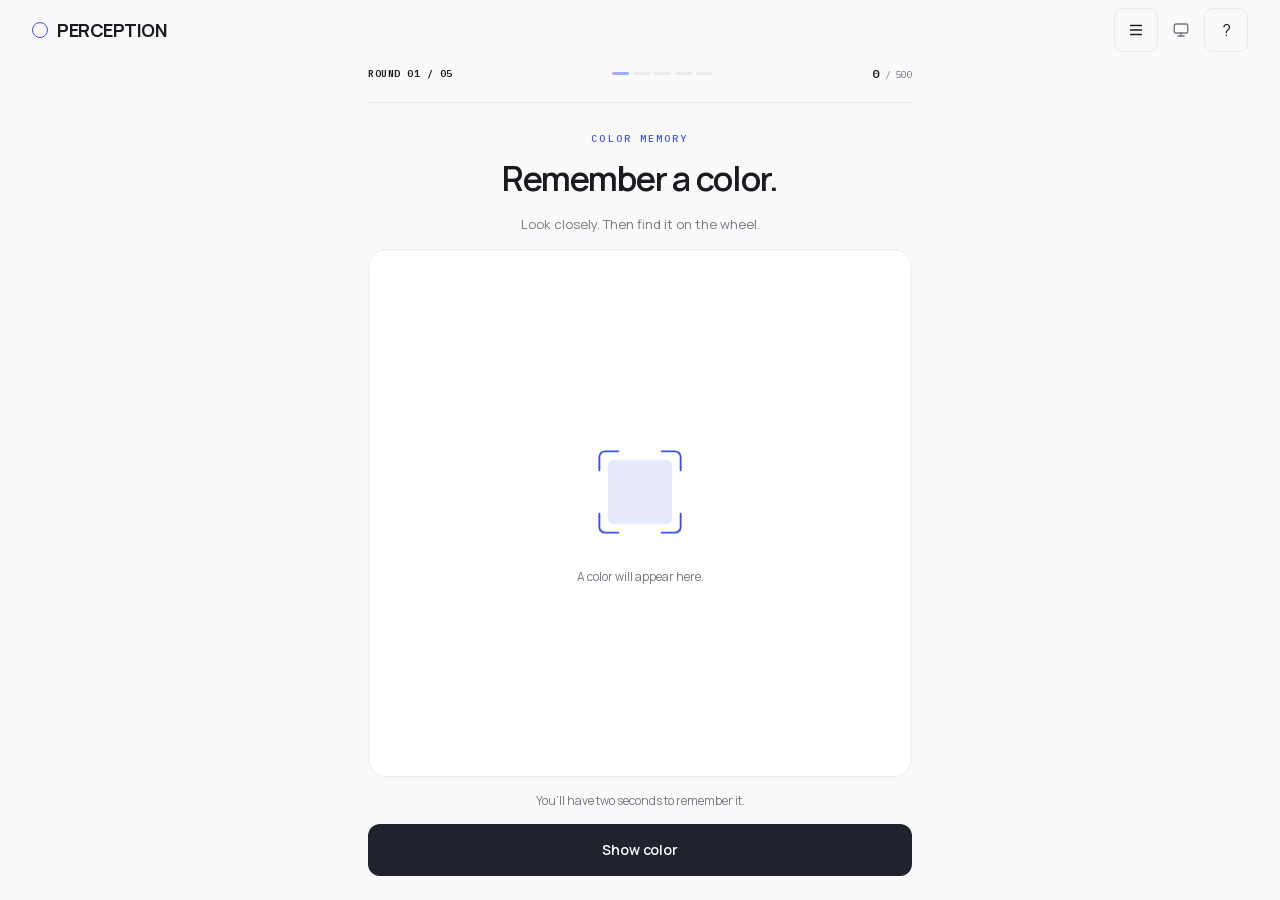
<file: public/index.html>
<!doctype html>
<html lang="en"><head><meta charset="utf-8"><script>window.perceptionThemeAssets={"focus": "focus.css?v=23b5a0bfcda1", "night-lab": "night-lab.css?v=4f153c1ef93d"};
(()=>{
 const themes=['focus','night-lab'];
 let preference='system';
 try{const saved=window.localStorage.getItem('perception-theme');if(themes.includes(saved)||saved==='system')preference=saved;else if(saved==='studio'){preference='night-lab';window.localStorage.setItem('perception-theme','night-lab');}}catch(_){}
 const theme=preference==='system'?(window.matchMedia?.('(prefers-color-scheme: dark)').matches?'night-lab':'focus'):preference;
 document.documentElement.dataset.themePreference=preference;
 document.documentElement.dataset.theme=theme;
 // Both palettes share typography, so preload the same UI fonts before first paint.
 const fonts=['manrope-latin','ibm-plex-mono-400-latin','ibm-plex-mono-500-latin','ibm-plex-mono-600-latin'];
 document.write(fonts.map(name=>'<link rel="preload" href="assets/fonts/'+name+'.woff2" as="font" type="font/woff2" crossorigin>').join(''));
 // This inline head script runs during HTML parsing. A parser-inserted link
 // blocks first paint and the later game script until the chosen CSS is ready.
 // A dynamically appended link does neither, leaving first-draw canvases black.
 document.write('<link id="theme-stylesheet" rel="stylesheet" href="'+(window.perceptionThemeAssets?.[theme]||theme+'.css')+'">');
})();
</script><meta name="viewport" content="width=device-width, initial-scale=1"><meta name="theme-color" content="#2448ed"><link rel="icon" href="data:image/svg+xml,%3Csvg xmlns='http://www.w3.org/2000/svg' viewBox='0 0 64 64'%3E%3Crect width='64' height='64' rx='16' fill='%232448ed'/%3E%3Cpath d='M17 33l10 10 21-24' stroke='%23e5ff57' stroke-width='7' fill='none'/%3E%3C/svg%3E"><title>Perception — Daily Visual Puzzles & Trivia</title>
<meta name="description" content="Five quick daily puzzles. Match colors, judge angles, feel time, and test your trivia. Play free, score up to 500, and share your results.">
<meta name="robots" content="index,follow,max-image-preview:large">
<link rel="canonical" href="https://perception.thedanktank.com/">
<meta property="og:type" content="website">
<meta property="og:site_name" content="Perception">
<meta property="og:title" content="Perception — Daily Visual Puzzles & Trivia">
<meta property="og:description" content="Five quick daily puzzles. Match colors, judge angles, feel time, and test your trivia. Play free, score up to 500, and share your results.">
<meta property="og:url" content="https://perception.thedanktank.com/">
<meta property="og:locale" content="en_US">
<meta property="og:image" content="https://perception.thedanktank.com/assets/social/perception-mix.png">
<meta property="og:image:width" content="1200">
<meta property="og:image:height" content="630">
<meta property="og:image:alt" content="Five Perception puzzles: rotate a 3D shape, remember a color, judge an angle, tap a rhythm, and place a historical event on a timeline.">
<meta name="twitter:card" content="summary_large_image">
<meta name="twitter:title" content="Perception — Daily Visual Puzzles & Trivia">
<meta name="twitter:description" content="Five quick daily puzzles. Match colors, judge angles, feel time, and test your trivia. Play free, score up to 500, and share your results.">
<meta name="twitter:image" content="https://perception.thedanktank.com/assets/social/perception-mix.png">
<meta name="twitter:image:alt" content="Five Perception puzzles: rotate a 3D shape, remember a color, judge an angle, tap a rhythm, and place a historical event on a timeline.">
<script type="application/ld+json">{"@context": "https://schema.org", "@graph": [{"@type": "WebSite", "@id": "https://perception.thedanktank.com/#website", "name": "Perception", "url": "https://perception.thedanktank.com/", "description": "Five quick daily puzzles. Match colors, judge angles, feel time, and test your trivia. Play free, score up to 500, and share your results.", "inLanguage": "en"}, {"@type": "WebApplication", "@id": "https://perception.thedanktank.com/#game", "name": "Perception", "url": "https://perception.thedanktank.com/", "description": "Five quick daily puzzles. Match colors, judge angles, feel time, and test your trivia. Play free, score up to 500, and share your results.", "applicationCategory": "GameApplication", "operatingSystem": "Any device with a modern web browser", "browserRequirements": "Requires JavaScript", "isAccessibleForFree": true, "offers": {"@type": "Offer", "price": "0", "priceCurrency": "USD"}, "image": "https://perception.thedanktank.com/assets/social/perception-mix.png"}, {"@type": "WebPage", "@id": "https://perception.thedanktank.com/#page", "url": "https://perception.thedanktank.com/", "name": "Perception — Daily Visual Puzzles & Trivia", "isPartOf": {"@id": "https://perception.thedanktank.com/#website"}, "about": {"@id": "https://perception.thedanktank.com/#game"}, "inLanguage": "en"}]}</script></head>
<body><header><a class="brand" href="./" aria-label="Perception home"><span class="brandmark">p.</span>PERCEPTION</a><div class="header-right"><span class="tagline">A daily perception game</span><button id="game-menu-toggle" class="circle" aria-label="Game menu" aria-haspopup="dialog" aria-controls="game-menu" aria-expanded="false"><svg width="18" height="18" viewBox="0 0 24 24" fill="none" stroke="currentColor" stroke-width="1.8" aria-hidden="true"><path d="M4 6h16M4 12h16M4 18h16"/></svg></button><div class="option-switch"><svg class="theme-icon theme-icon-system" width="18" height="18" viewBox="0 0 24 24" fill="none" stroke="currentColor" stroke-width="1.8" stroke-linecap="round" stroke-linejoin="round" aria-hidden="true"><rect x="3" y="4" width="18" height="12" rx="2"/><path d="M8 20h8M12 16v4"/></svg><svg class="theme-icon theme-icon-light" width="18" height="18" viewBox="0 0 24 24" fill="none" stroke="currentColor" stroke-width="1.8" stroke-linecap="round" aria-hidden="true"><circle cx="12" cy="12" r="4"/><path d="M12 2v2m0 16v2M2 12h2m16 0h2M5 5l1.5 1.5m11 11L19 19M5 19l1.5-1.5m11-11L19 5"/></svg><svg class="theme-icon theme-icon-dark" width="18" height="18" viewBox="0 0 24 24" fill="none" stroke="currentColor" stroke-width="1.8" stroke-linecap="round" stroke-linejoin="round" aria-hidden="true"><path d="M20.9 13A9 9 0 0 1 11 3.1 9 9 0 1 0 20.9 13Z"/></svg><select id="theme-select" aria-label="Theme"><option value="system">System</option><option value="focus">Light</option><option value="night-lab">Dark</option></select></div><button id="help" class="circle" aria-label="How to play">?</button></div></header>
<main><div class="layout"><section class="game" aria-label="Game"><p id="friend-challenge" class="friend-challenge" role="status" hidden></p><p id="save-note" class="save-note" role="status" hidden></p><div class="gamebar"><span id="roundlabel">ROUND 01 / 05</span><div id="progress" class="progress" aria-label="Round progress"></div><span class="score"><span id="total">0</span> <small id="scoremax">/ 500</small></span></div><div id="playarea"><noscript><h1>Perception: five daily puzzles</h1><p>A free daily game of perception and trivia. Match colors, judge angles, feel time, and explore a new mix of five puzzle types each day. Each round is worth 100 points, for a total of 500.</p><p>Enable JavaScript to play, or <a href="about.html">read how Perception works</a>.</p></noscript></div></section>
<aside><div class="aside-label">TRAIN YOUR PERCEPTION</div><h2 id="aside-title">Find that color.</h2><p id="aside-copy">Two seconds to look.<br>A whole wheel to choose from.</p><div class="aside-note"><span class="asterisk">✳</span><p>Close counts.<br><strong>Look. Judge. Learn.</strong></p></div></aside></div>
<footer><span>See a little sharper.</span><button id="rules">How scoring works</button></footer></main><dialog id="game-menu" class="game-menu" aria-labelledby="game-menu-title"><div class="game-menu-heading"><div><p class="game-menu-eyebrow">Play Perception</p><h2 id="game-menu-title">Trust your eye.</h2></div><button id="game-menu-close" class="circle" aria-label="Close game menu">×</button></div><div class="topline"><div class="play-navigation"><button id="daily" class="daily-home active"><span class="daily-art" aria-hidden="true"><i></i><i></i><i></i><i></i><i></i></span><span class="daily-copy"><strong>Daily Five</strong><small>One day. Five ways to see.</small></span><span class="daily-arrow" aria-hidden="true"><svg viewBox="0 0 24 24" fill="none" stroke="currentColor" stroke-width="1.6" stroke-linecap="round" stroke-linejoin="round"><path d="M6 18 18 6M6 6h12v12"/></svg></span></button><section id="practice-menu" class="practice-menu" aria-labelledby="practice-label"><span id="practice-label" class="sr-only">Practice</span><div class="game-menu-section"><h3>Pick a skill</h3><span>Play. Repeat. Improve.</span></div><nav class="minigames" aria-label="Practice games"><button data-mini="mix" ><span class="game-option-icon"><svg viewBox="0 0 24 24" fill="none" stroke="currentColor" stroke-width="1.5" stroke-linecap="round" stroke-linejoin="round" aria-hidden="true"><rect x="3" y="3" width="6" height="6" rx="1"/><circle cx="17" cy="6" r="3"/><path d="m3 20 3-7 3 7Z M14 14l6 6m0-6-6 6"/></svg></span><span class="game-option-copy"><strong>Fresh mix</strong><small>A bit of everything</small></span></button><button data-mini="view3d"><span class="game-option-icon"><svg viewBox="0 0 24 24" fill="none" stroke="currentColor" stroke-width="1.5" stroke-linecap="round" stroke-linejoin="round" aria-hidden="true"><path d="m12 2 9 5v10l-9 5-9-5V7Zm0 10 9-5M12 12 3 7m9 5v10M7 4l10 6"/></svg></span><span class="game-option-copy"><strong>3D view</strong><small>Turn it in your mind</small></span></button><button data-mini="balance"><span class="game-option-icon"><svg viewBox="0 0 24 24" fill="none" stroke="currentColor" stroke-width="1.5" stroke-linecap="round" stroke-linejoin="round" aria-hidden="true"><path d="M5 5c-4 4-4 10 0 14m14-14c4 4 4 10 0 14M12 2v20M4 12h16"/></svg></span><span class="game-option-copy"><strong>Half &amp; Half</strong><small>Find an even split</small></span></button><button data-mini="motion"><span class="game-option-icon"><svg viewBox="0 0 24 24" fill="none" stroke="currentColor" stroke-width="1.5" stroke-linecap="round" stroke-linejoin="round" aria-hidden="true"><path d="M3 17c3-16 6 9 10-5s6-6 8-8"/><circle cx="3" cy="17" r="1"/><circle cx="21" cy="4" r="1"/></svg></span><span class="game-option-copy"><strong>Line memory</strong><small>Look. Remember. Trace.</small></span></button><button data-mini="perspective"><span class="game-option-icon"><svg viewBox="0 0 24 24" fill="none" stroke="currentColor" stroke-width="1.5" stroke-linecap="round" stroke-linejoin="round" aria-hidden="true"><path d="m2 3 10 9L22 3M2 21l10-9 10 9M2 12h20"/><circle cx="12" cy="12" r="3"/></svg></span><span class="game-option-copy"><strong>Perspective</strong><small>Find the vanishing point</small></span></button><button data-mini="proportion"><span class="game-option-icon"><svg viewBox="0 0 24 24" fill="none" stroke="currentColor" stroke-width="1.5" stroke-linecap="round" stroke-linejoin="round" aria-hidden="true"><rect x="3" y="6" width="18" height="14" rx="1"/><path d="M3 13h7V6m8 11h3v3"/></svg></span><span class="game-option-copy"><strong>Size it up</strong><small>Measure with your eye</small></span></button><button data-mini="rhythm"><span class="game-option-icon"><svg viewBox="0 0 24 24" fill="none" stroke="currentColor" stroke-width="1.5" stroke-linecap="round" stroke-linejoin="round" aria-hidden="true"><path d="M3 10v4m5-8v12m4-16v20m5-16v12m4-8v4"/></svg></span><span class="game-option-copy"><strong>Rhythm</strong><small>Catch the beat</small></span></button><button data-mini="angle"><span class="game-option-icon"><svg viewBox="0 0 24 24" fill="none" stroke="currentColor" stroke-width="1.5" stroke-linecap="round" stroke-linejoin="round" aria-hidden="true"><path d="M3 3v18h18M3 21 19 5M3 13a8 8 0 0 1 6 2"/></svg></span><span class="game-option-copy"><strong>Angles</strong><small>Feel the degrees</small></span></button><button data-mini="memory"><span class="game-option-icon"><svg viewBox="0 0 24 24" fill="none" stroke="currentColor" stroke-width="1.5" stroke-linecap="round" stroke-linejoin="round" aria-hidden="true"><circle cx="10" cy="10" r="7"/><circle cx="15" cy="15" r="7" stroke-dasharray="2 3"/></svg></span><span class="game-option-copy"><strong>Color memory</strong><small>Hold a color in mind</small></span></button><button data-mini="time"><span class="game-option-icon"><svg viewBox="0 0 24 24" fill="none" stroke="currentColor" stroke-width="1.5" stroke-linecap="round" stroke-linejoin="round" aria-hidden="true"><circle cx="12" cy="13" r="8"/><path d="M12 8v5l3 2M9 2h6m-3 0v3M19 5l2 2"/></svg></span><span class="game-option-copy"><strong>Time</strong><small>Count on your instinct</small></span></button><button data-mini="timeline"><span class="game-option-icon"><svg viewBox="0 0 24 24" fill="none" stroke="currentColor" stroke-width="1.5" stroke-linecap="round" stroke-linejoin="round" aria-hidden="true"><path d="M3 5h18M3 19h18M7 2v6m10 8v6M7 5v8h10v6"/><circle cx="7" cy="13" r="2"/></svg></span><span class="game-option-copy"><strong>When?</strong><small>Place it in history</small></span></button><button data-mini="duration"><span class="game-option-icon"><svg viewBox="0 0 24 24" fill="none" stroke="currentColor" stroke-width="1.5" stroke-linecap="round" stroke-linejoin="round" aria-hidden="true"><path d="M6 2h12M6 22h12M7 2c0 6 2 7 5 10-3 3-5 4-5 10M17 2c0 6-2 7-5 10 3 3 5 4 5 10M9 18h6"/></svg></span><span class="game-option-copy"><strong>How long?</strong><small>Put time in perspective</small></span></button></nav></section><button id="history-button" class="history-button" aria-label="Recent results" title="Recent results" aria-haspopup="dialog"><svg width="20" height="20" viewBox="0 0 24 24" fill="none" stroke="currentColor" stroke-width="2" stroke-linecap="round" stroke-linejoin="round" aria-hidden="true"><path d="M3 12a9 9 0 1 0 9-9 9.75 9.75 0 0 0-6.74 2.74L3 8"/><path d="M3 3v5h5"/><path d="M12 7v5l4 2"/></svg><span>History</span></button><button id="practice" hidden>Practice</button></div><span id="date" class="meta"></span></div>
</dialog>
<dialog id="helpdialog" aria-labelledby="help-title" aria-describedby="help-intro">
  <div class="help-heading"><div><p class="eyebrow">HOW PERCEPTION WORKS</p><h2 id="help-title">Close counts.</h2></div><button id="closehelp" class="circle" aria-label="Close instructions" autofocus>×</button></div>
  <div class="help-body">
    <p id="help-intro">Make your best guess. Lock it in. See your answer beside the target and learn how close you came.</p>
    <div class="help-modes"><p><strong>Daily Five</strong>Five different games. The same challenge for everyone, changing at midnight Central Time. Up to 500 points.</p><p><strong>Practice</strong>Open the game menu to choose a skill or a fresh mix. Trivia practice uses past daily questions.</p></div>
    <section aria-labelledby="help-scoring-title">
      <h3 id="help-scoring-title">How points work</h3>
      <p>Each round is worth <strong>0–100 points</strong>. Each game has an error allowance: the miss that earns zero. Points fall evenly as you use that allowance.</p>
      <ol class="help-score-scale" aria-label="Examples of the scoring rule">
        <li><span class="help-score-bar" aria-hidden="true"><i style="width:100%"></i></span><strong>100 <small>pts</small></strong><span>Exact<br>match</span></li>
        <li><span class="help-score-bar" aria-hidden="true"><i style="width:50%"></i></span><strong>50 <small>pts</small></strong><span>Half the<br>allowance used</span></li>
        <li><span class="help-score-bar" aria-hidden="true"><i style="width:0%"></i></span><strong>0 <small>pts</small></strong><span>At the limit<br>or beyond</span></li>
      </ol>
      <p class="help-example"><strong>For example:</strong> in Angles, the allowance is 180°. A 45° miss uses a quarter of it, so you earn <strong>75 points</strong>.</p>
      <p><strong>A smaller error number doesn’t always mean more points.</strong> Degrees, years, wheel distance, and split percentages measure different things. Compare your miss with that game’s allowance. For example, 5.5° off in 3D view earns 94 points; a 3.6 percentage-point split error in Half &amp; Half earns 82.</p>
      <p>Scores are rounded to whole points. Size it up averages width and height accuracy; Line memory starts with target coverage and deducts points only for excess painted area. Their rules are below.</p>
      <p class="help-version">These rules apply to new practice rounds and Daily Fives dated October 16, 2026 onward. Earlier challenges and saved rounds keep their original scoring.</p>
    </section>
    <section class="help-games" aria-labelledby="help-games-title">
      <h3 id="help-games-title">The games &amp; their allowances</h3>
      <p>Open a game for the controls, scoring rule, and an example.</p>
      <details><summary>3D view <span>90° rotation</span></summary><div><p>Study the view for three seconds. Drag the shape to turn it, then use the outer handle to tilt it back to the view you remember.</p><p>We measure the smallest 3D rotation from your view to the target. <strong>90° off earns zero; 45° off earns 50.</strong> Errors across the three rotation axes combine into one rotation distance.</p></div></details>
      <details><summary>Half &amp; Half <span>20 percentage points</span></summary><div><p>Drag the cut or its handles to split the total filled area equally. All shapes count together; empty space doesn’t count.</p><p><strong>50/50 earns 100; 60/40 earns 50; 70/30 or worse earns zero.</strong> A 53.6/46.4 split is 3.6 percentage points from even and earns 82 points.</p></div></details>
      <details><summary>Line memory <span>Target coverage · 25% extra ink allowed</span></summary><div><p>Study the line for three seconds, then trace it in one stroke. Your line and the target have the same thickness. Clear to try drawing again before you lock in.</p><p>Your base score is the percentage of the <strong>target stroke you cover</strong>. Covering 75% earns 75 points. Small misplaced marks don’t cost extra points unless your total painted area exceeds <strong>1.25× the target’s area</strong>.</p><p>Beyond that allowance, each extra 1% of target area deducts one point. For example, 80% coverage with 1.35× the target’s area earns <strong>80 − 10 = 70 points</strong>. Scores stop at zero. We count unique painted area, so retracing the same spot adds no ink. Speed and direction don’t matter. On reveal, a dashed center marks the target.</p><p>This rule applies to new practice rounds and Daily Fives from <strong>October 17, 2026</strong>. October 16 and previously saved overlap-scoring rounds keep their original shared-area ÷ combined-area rule.</p></div></details>
      <details><summary>Perspective <span>40% of the inner diagonal</span></summary><div><p>Tap where the receding lines would meet: the vanishing point.</p><p>Your miss is the straight-line distance from your point to the answer, measured against the <strong>inner box’s corner-to-corner diagonal</strong>. A miss of 40% of that diagonal earns zero; 20% earns 50.</p></div></details>
      <details><summary>Size it up <span>50% error per dimension</span></summary><div><p>Start with one square. Drag the corner to make the requested number of squares wide and tall. The shaded starting square stays fixed as your reference. The opposite corner stays anchored.</p><p>Width and height each contribute up to 50 points. A dimension that’s 50% too big or small earns zero for that dimension. <strong>5% off in both dimensions earns 90 points.</strong> One exact dimension and one 50% off earns 50. A wide guess can’t cancel a short one. The reveal overlays the correct grid on your dashed outline.</p></div></details>
      <details><summary>Rhythm <span>⅔× to 1½× the tempo</span></summary><div><p>Watch five silent flashes, then tap five beats at the same pace. Your tap intervals determine your tempo.</p><p>Zero points at two-thirds or one-and-a-half times the target tempo. We compare proportional tempo changes, so reciprocal changes get equal scores. For a target of <strong>100 BPM, about 82 or 122 BPM earns 50 points</strong>; 66⅔ or 150 BPM earns zero.</p></div></details>
      <details><summary>Angles <span>180°</span></summary><div><p>Turn the line to the requested angle. Measure counterclockwise from the right-facing baseline.</p><p>We use the shortest angular distance. <strong>45° off earns 75; 90° off earns 50; 180° off earns zero.</strong></p></div></details>
      <details><summary>Color memory <span>One wheel radius</span></summary><div><p>Remember the swatch for two seconds, then choose its color on the wheel. Hue goes around the wheel; vividness increases toward the edge.</p><p>We measure straight-line distance between your pick and the target <strong>on the wheel</strong>. Half a wheel radius away earns 50 points; one radius or more earns zero. This measures wheel position, rather than differences between hex codes.</p></div></details>
      <details><summary>Time <span>50% of the target, minimum 1.25 s</span></summary><div><p>Press Start, wait for the requested time, then Stop. There’s no clock until the reveal.</p><p>The zero-point miss is <strong>half the target duration or 1.25 seconds, whichever is larger</strong>. For a 10-second target, 2.5 seconds early or late earns 50; 5 seconds off earns zero. For a 2-second target, the allowance is 1.25 seconds.</p></div></details>
      <details><summary>When? <span>⅓ of its age, minimum 10 years</span></summary><div><p>Scroll the year wheel to put your answer in the center. Lock it in to see the answer and source.</p><p>The zero-point miss is <strong>one-third of the event’s age or ten years, whichever is larger</strong>. For events up to 30 years old, four years off earns 60 points and seven years off earns 30. For an event 60 years old, the allowance is 20 years; seven years off earns 65 points. Age is fixed to the challenge year, so an old challenge’s scoring stays the same.</p><p>This allowance applies to new practice rounds and Daily Fives from <strong>October 24, 2026</strong>. October 16–23 challenges and previously saved version-two rounds keep the five-year / 25%-of-age allowance. Earlier rounds retain their original rules.</p></div></details>
      <details><summary>How long? <span>50% of the answer</span></summary><div><p>Turn the duration dial to your best estimate. Use the unit controls and +/− buttons to refine it, then lock in to see the answer and source.</p><p>A guess <strong>50% shorter or longer earns zero</strong>. For a two-hour answer, 90 minutes or 2½ hours earns 50; one hour or three hours earns zero. We score the duration shown by the controls.</p></div></details>
    </section>
    <details class="help-controls"><summary>Touch, mouse &amp; keyboard</summary><div><p>Drag, tap, or click the game controls. Focus a control to use the keyboard; arrow keys adjust most answers. Size it up uses left/right for width and up/down for height, with Shift for larger steps. For Line memory, arrows move the cursor and Space adds a point. Color memory also has hue and saturation sliders.</p><p>Memory games are silent. Switching away resets an active memory preview or timer.</p></div></details>
    <details class="help-legacy"><summary>Playing an older challenge?</summary><div><p>Daily Fives through October 15, 2026 and previously saved questions keep their original rules and earned scores. Their points fall more steeply: we square the remaining closeness. Using half the allowance earns <strong>25 points</strong> instead of 50. That’s why a 3.6 percentage-point miss in an older Half &amp; Half round earns 67 points; under the current rule it earns 82.</p><p>Older allowances: 3D view 180°; Line memory average path distance of 20% of the full board diagonal; Perspective 40% of the full board diagonal; Time 3 seconds; When? 50 years; How long? one-quarter to four times the answer, measured proportionally. Angles, Half &amp; Half, Color memory, and Rhythm use the allowances listed above with the older curve.</p><p>Older Proportions rounds ask for a ratio, independent of rectangle size, with zero at two-thirds or 1½ times the target ratio. Older Size it up rounds square width and height closeness separately, then average them. These versions remain available when replaying their challenges.</p></div></details>
  </div>
  <div class="help-footer"><button id="gotit" class="primary">Let’s play</button></div>
</dialog><dialog id="history-dialog" class="history-dialog" aria-labelledby="history-title"><div class="history-heading"><h2 id="history-title">Recent results</h2><form method="dialog"><button class="history-close" aria-label="Close recent results">×</button></form></div><div id="history-content"></div></dialog><script>'use strict';
// A challenge contains only a date and total, never answers or player identifiers.
function readFriendChallenge(search){
 const params=new URLSearchParams(search),day=params.get('day'),score=params.get('beat');
 if(params.get('from')!=='challenge'||!validDay(day)||!/^\d{1,3}$/.test(score||'')||Number(score)>500)return null;
 return {day:day.split('-').map(Number).join('-'),score:Number(score)};
}
const friendChallenge=typeof location!=='undefined'&&typeof URLSearchParams!=='undefined'?readFriendChallenge(location.search):null;
function currentFriendChallenge(){return friendChallenge&&friendChallenge.day===calendarDay()&&mode==='daily'&&mini==='mix'&&!review;}
function friendChallengeURL(total,day){
 const url=new URL('https://perception.thedanktank.com/');
 url.search=new URLSearchParams({from:'challenge',day,beat:String(total)}).toString();
 return url.href;
}
function friendChallengeText(){
 const total=results.reduce((sum,r)=>sum+r.score,0);
 return `I scored ${total}/500 on Perception. Can you beat me?\nFive daily puzzles. No login.\n${friendChallengeURL(total,sessionDay)}`;
}
function renderFriendChallenge(){
 const banner=$('friend-challenge');if(!banner)return;
 banner.hidden=!friendChallenge||mode!=='daily'||mini!=='mix'||review;
 if(banner.hidden)return;
 if(!currentFriendChallenge()){
  banner.textContent='That daily challenge has ended. Play today’s five and send a fresh challenge.';return;
 }
 if(results.length===5){
  const total=results.reduce((sum,r)=>sum+r.score,0),delta=total-friendChallenge.score;
  banner.textContent=delta>0?`You beat your friend by ${delta} ${delta===1?'point':'points'}! Send a challenge back.`:delta===0?`A tie at ${total}/500. Challenge someone else to break it.`:`Your friend scored ${friendChallenge.score}/500. You were ${-delta} points away. Try again tomorrow.`;
 }else banner.textContent=`Your friend scored ${friendChallenge.score}/500. Can you beat them? Same five puzzles. Your own first attempt.`;
}
function bindFriendChallenge(){
 renderFriendChallenge();
 const button=$('challenge-friend');if(!button)return;
 button.hidden=mode!=='daily'||mini!=='mix'||review||sessionDay!==calendarDay()||results.length!==5;
 if(button.hidden)return;
 button.addEventListener('click',async()=>{
  if(button.disabled)return;
  analyticsShareClicked();analyticsChallenge('share_clicked');
  button.disabled=true;
  const text=friendChallengeText(),status=$('share-status'),fallback=$('share-fallback');
  status.textContent='';fallback.hidden=true;
  try{
   if(typeof navigator.share==='function'){
    try{await navigator.share({text});status.textContent='Challenge shared.';return;}
    catch(error){if(error?.name==='AbortError')return;}
   }
   try{await navigator.clipboard.writeText(text);status.textContent='Challenge copied. Send it to a friend.';}
   catch{fallback.hidden=false;fallback.value=text;fallback.focus();fallback.select();status.textContent='Select and copy your challenge below.';}
  }finally{button.disabled=false;}
 });
}

const ANALYTICS_CONFIG={"websiteId": "87a5004f-6e63-4197-8776-a86e6bfb4279", "scriptUrl": "https://cloud.umami.is/script.js", "hostname": "perception.thedanktank.com"};
// First-attempt Daily Five play and one daily share click are measured.
const ANALYTICS_STORAGE_KEY='perception-metrics-v1';
const ACQUISITION_SOURCES=['x','listdle','playlin','dledirectory','webgames','showhn'];
const ANALYTICS_EVENTS=['visit','start','complete','share','challenge_share_clicked','challenge_visit','challenge_start','challenge_complete',...ACQUISITION_SOURCES.flatMap(source=>['visit','start','complete'].map(stage=>'acquisition_'+source+'_'+stage))];
let analyticsReady=false,analyticsQueue=[],analyticsLedger={};
function analyticsAllowed(){return !!ANALYTICS_CONFIG.websiteId&&location.hostname===ANALYTICS_CONFIG.hostname&&navigator.doNotTrack!=='1';}
function analyticsDaily(){return analyticsAllowed()&&mode==='daily'&&mini==='mix'&&!review;}
function analyticsClaim(day,event){
 try{
  const text=localStorage.getItem(ANALYTICS_STORAGE_KEY)||'{}';
  const stored=text.length<=4096?JSON.parse(text):{};
  if(stored&&typeof stored==='object'&&!Array.isArray(stored))for(const [day,events]of Object.entries(stored)){
   if(!/^\d{4}-\d{1,2}-\d{1,2}$/.test(day)||!Array.isArray(events))continue;
   analyticsLedger[day]=[...new Set([...(analyticsLedger[day]||[]),...events.filter(e=>ANALYTICS_EVENTS.includes(e))])];
  }
 }catch{}
 if(analyticsLedger[day]?.includes(event))return false;
 const previous=Array.isArray(analyticsLedger[day])?analyticsLedger[day].filter(e=>ANALYTICS_EVENTS.includes(e)):[];
 analyticsLedger[day]=[...previous,event];
 // A fixed-size ledger survives reloads and theme switches without growing history.
 analyticsLedger=Object.fromEntries(Object.entries(analyticsLedger).filter(([d])=>/^\d{4}-\d{1,2}-\d{1,2}$/.test(d)).sort(([a],[b])=>dayNumber(b)-dayNumber(a)).slice(0,7));
 let ledgerText=JSON.stringify(analyticsLedger);
 while(ledgerText.length>4096){delete analyticsLedger[Object.keys(analyticsLedger).at(-1)];ledgerText=JSON.stringify(analyticsLedger);}
 try{localStorage.setItem(ANALYTICS_STORAGE_KEY,ledgerText);}catch{}
 return true;
}
function analyticsSend(name,data){
 if(!analyticsAllowed())return;
 if(!analyticsReady){if(analyticsQueue.length<11)analyticsQueue.push([name,data]);return;}
 try{
  const sent=name?window.umami.track(name,data):window.umami.track(p=>({...p,url:'/',title:'Perception'}));
  if(sent&&typeof sent.catch==='function')sent.catch(()=>{});
 }catch{} // Analytics failure must never affect play. No retries or catch-up uploads.
}
function analyticsStarted(){
 if(!analyticsDaily()||results.length===5)return;
 if(analyticsClaim(sessionDay,'start'))analyticsSend('daily_started');
 analyticsChallenge('start');
 analyticsAcquisition('start');
}
function analyticsCompleted(){
 if(!analyticsDaily()||results.length!==5)return;
 if(!analyticsClaim(sessionDay,'complete'))return;
 const data={total:results.reduce((sum,r)=>sum+r.score,0)};
 for(const r of results)data[r.q.type]=r.score;
 analyticsSend('daily_completed',data);
 analyticsChallenge('complete');
 analyticsAcquisition('complete');
}
function analyticsAcquisition(stage){
 if(!analyticsDaily()||!['visit','start','complete'].includes(stage)||typeof URLSearchParams==='undefined')return;
 const source=new URLSearchParams(location.search||'').get('source');
 if(!ACQUISITION_SOURCES.includes(source))return;
 const event='acquisition_'+source+'_'+stage;
 if(analyticsClaim(calendarDay(),event))analyticsSend(event);
}
function analyticsChallenge(stage){
 if(!analyticsAllowed()||!['share_clicked','visit','start','complete'].includes(stage))return;
 if(stage!=='share_clicked'&&(typeof friendChallenge==='undefined'||!friendChallenge||!currentFriendChallenge()))return;
 if(analyticsClaim(calendarDay(),'challenge_'+stage))analyticsSend('challenge_'+stage);
}
function analyticsShareClicked(){
 if(!analyticsDaily())return;
 // Count the click's calendar day, independently of the Daily Five's date.
 if(analyticsClaim(calendarDay(),'share'))analyticsSend('results_share_clicked');
}
function setupAnalytics(){
 if(!analyticsAllowed())return;
 // The Cloud tracker otherwise sends an identify request on every script load.
 // Keep its ID on event payloads, but allow only our explicit event requests.
 window.perceptionAnalyticsBeforeSend=(type,payload)=>type==='event'?payload:false;
 const script=document.createElement('script');
 script.src=ANALYTICS_CONFIG.scriptUrl;script.defer=true;
 script.dataset.websiteId=ANALYTICS_CONFIG.websiteId;
 script.dataset.autoTrack='false';
 script.dataset.beforeSend='perceptionAnalyticsBeforeSend';
 script.dataset.domains=ANALYTICS_CONFIG.hostname;
 script.dataset.excludeSearch='true';script.dataset.excludeHash='true';script.dataset.doNotTrack='true';
 // Reuse the existing anonymous browser identity without an extra identify request.
 if(typeof playerData.id==='string'&&playerData.id.length<=50)script.dataset.distinctId=playerData.id;
 script.addEventListener('load',()=>{
  analyticsReady=!!window.umami;
  const pending=analyticsQueue;analyticsQueue=[];
  if(analyticsReady)for(const [name,data]of pending)analyticsSend(name,data);
 });
 script.addEventListener('error',()=>{analyticsQueue=[];});
 document.head.appendChild(script);
 if(analyticsClaim(calendarDay(),'visit'))analyticsSend(null);
 analyticsChallenge('visit');
 analyticsAcquisition('visit');
 const interaction=e=>{
  if(e.type==='keydown'&&!['Enter',' ','ArrowLeft','ArrowRight','ArrowUp','ArrowDown'].includes(e.key))return;
  if(e.target.closest?.('#playarea,#actionarea'))analyticsStarted();
 };
 for(const event of ['pointerdown','click','keydown'])document.addEventListener(event,interaction,true);
}

const PLAYER_STORAGE_KEY='perception-player-v1';
const PLAYER_STORAGE_LIMIT=256*1024;
const PLAYER_HISTORY_LIMIT=720;
let playerStorageWarning='';
function dayNumber(day){const [y,m,d]=String(day).split('-').map(Number);return Date.UTC(y,m-1,d)/86400000;}
function validDay(day){if(typeof day!=='string'||!/^\d{4}-\d{1,2}-\d{1,2}$/.test(day))return false;const [y,m,d]=day.split('-').map(Number),date=new Date(Date.UTC(y,m-1,d));return date.getUTCFullYear()===y&&date.getUTCMonth()+1===m&&date.getUTCDate()===d;}
function freshPlayer(){
 const id=typeof crypto!=='undefined'&&crypto.randomUUID?crypto.randomUUID():'guest-'+Date.now().toString(36)+'-'+Math.random().toString(36).slice(2);
 return {version:1,id,history:[],progress:{day:'',games:{}},stats:{lastDay:'',streak:0,best:0,played:0}};
}
function readPlayer(){
 try{
  const text=localStorage.getItem(PLAYER_STORAGE_KEY);if(!text)return null;
  if(text.length*2>PLAYER_STORAGE_LIMIT)throw new Error('Oversized save');
  const data=JSON.parse(text);
  if(data.version!==1||typeof data.id!=='string'||data.id.length>100||!Array.isArray(data.history)||!data.progress||!data.stats)throw new Error('Invalid save');
  data.history=data.history.filter(h=>validDay(h.day)&&typeof h.game==='string'&&Array.isArray(h.scores)&&h.scores.length===5&&h.scores.every(n=>Number.isInteger(n)&&n>=0&&n<=100)).slice(-PLAYER_HISTORY_LIMIT);
  if(!data.progress.games||typeof data.progress.games!=='object')data.progress={day:'',games:{}};
  if(!['streak','best','played'].every(k=>Number.isInteger(data.stats[k])&&data.stats[k]>=0&&data.stats[k]<1000000)||data.stats.lastDay&&!validDay(data.stats.lastDay))data.stats={lastDay:'',streak:0,best:0,played:0};
  return data;
 }catch{
  playerStorageWarning='Saving is unavailable or saved data could not be read. You can still play.';
  return null;
 }
}
let playerData=readPlayer()||freshPlayer();
function writePlayer(){
 // Never serialize screenshots. Old history is evicted before today's progress.
 playerData.history=playerData.history.filter(h=>dayNumber(h.day)>=dayNumber(calendarDay())-180).slice(-PLAYER_HISTORY_LIMIT);
 let text=JSON.stringify(playerData);
 while(text.length*2>PLAYER_STORAGE_LIMIT&&playerData.history.length){playerData.history.shift();text=JSON.stringify(playerData);}
 try{
  if(text.length*2>PLAYER_STORAGE_LIMIT)throw new Error('Save limit');
  localStorage.setItem(PLAYER_STORAGE_KEY,text);playerStorageWarning='';
 }catch{playerStorageWarning='Progress could not be saved in this browser. You can still play.';}
 updateStorageNotice();
}
function updateStorageNotice(){const note=$('save-note');if(note){note.textContent=playerStorageWarning;note.hidden=!playerStorageWarning;}}
function finiteTree(value){if(typeof value==='number')return Number.isFinite(value);if(Array.isArray(value))return value.length<=250&&value.every(finiteTree);if(value&&typeof value==='object')return Object.values(value).every(finiteTree);return typeof value==='string'||typeof value==='boolean'||value===null;}
function validSavedGame(game){
 try{
  if(!game||!Array.isArray(game.deck)||game.deck.length!==5||!Array.isArray(game.results)||game.results.length>5)return false;
  for(const q of game.deck){
   if(!q||!['view3d','balance','halfhalf','motion','perspective','proportion','rhythm','angle','colour','time','timeline','duration'].includes(q.type)||typeof q.title!=='string'||q.title.length>200||typeof q.skill!=='string'||q.skill.length>100||!finiteTree(q))return false;
   if(q.scoringVersion!==undefined&&q.scoringVersion!==2)return false;
   if(q.traceScoringVersion!==undefined&&(q.traceScoringVersion!==3||q.type!=='motion'||q.scoringVersion!==2))return false;
   if(q.scoringVersion===2&&q.type==='time'&&q.timeScoringVersion!==2)return false;
   if(q.scoringVersion===2&&q.type==='timeline'&&![2,3].includes(q.timelineScoringVersion))return false;
   if(q.source&&(!Array.isArray(q.source)||!/^https:\/\//.test(q.source[1])))return false;
   const pairs=points=>Array.isArray(points)&&points.length>=3&&points.every(p=>Array.isArray(p)&&p.length===2&&p.every(Number.isFinite));
   if(q.type==='view3d'&&(!q.shape||!Array.isArray(q.shape.boxes)||q.shape.boxes.length<3||q.shape.boxes.length>5||!q.shape.boxes.every(b=>Array.isArray(b)&&b.length===8&&b.slice(0,6).every(Number.isFinite)&&b.slice(3,6).every(n=>n>0)&&/^#[0-9a-f]{6}$/i.test(b[6])&&Array.isArray(b[7])&&b[7].length===6&&b[7].every(v=>typeof v==='boolean'))))return false;
   if(q.type==='balance'||q.type==='halfhalf'){if(q.fruit){if(!HALF_SAVED_OBJECTS.includes(q.fruit.kind)||!Array.isArray(q.fruit.base)||q.fruit.base.length<3||!q.fruit.base.every(p=>p&&Number.isFinite(p.x)&&Number.isFinite(p.y))||!['rotation','sx','sy','skew'].every(k=>Number.isFinite(q.fruit[k]))||q.fruit.sx<=0||q.fruit.sy<=0||!Array.isArray(q.points)||q.points.length<3||!q.points.every(p=>p&&Number.isFinite(p.x)&&Number.isFinite(p.y))||!Number.isFinite(halfError(q.answer,q)))return false;}else if(!pairs(q.points)||q.holes&&!q.holes.every(pairs))return false;}
   if(q.fruit?.regions&&(!Array.isArray(q.fruit.regions)||q.fruit.regions.length<3||q.fruit.regions.length>5||!q.fruit.regions.every(region=>Array.isArray(region)&&region.length>=3&&region.every(p=>p&&Number.isFinite(p.x)&&Number.isFinite(p.y)))))return false;
   if(q.type==='motion'&&(!Array.isArray(q.answer)||q.answer.length<2||!q.answer.every(p=>p&&Number.isFinite(p.x)&&Number.isFinite(p.y))))return false;
   if(q.type==='perspective'&&(!q.answer||typeof q.answer.x!=='number'||typeof q.answer.y!=='number'))return false;
   if(q.type==='colour'&&(!Array.isArray(q.answer)||q.answer.length!==3))return false;
   if(['angle','time','rhythm','balance','timeline','duration'].includes(q.type)&&!q.fruit&&typeof q.answer!=='number')return false;
   if(q.type==='time'&&q.timeScoringVersion!==undefined&&(q.timeScoringVersion!==2||q.answer<=0))return false;
   if(q.type==='timeline'&&q.timelineScoringVersion!==undefined&&(![2,3].includes(q.timelineScoringVersion)||!Number.isInteger(q.scoringYear)||q.scoringYear<1850||q.scoringYear>9999))return false;
   if(q.type==='proportion'){
    if(isSizeQuestion(q)){
     if(!Number.isInteger(q.wide)||q.wide<1||q.wide>5||!Number.isInteger(q.tall)||q.tall<1||q.tall>4||!Number.isInteger(q.reference)||q.reference<32||q.reference>54||q.answer?.width!==q.wide*q.reference||q.answer?.height!==q.tall*q.reference||q.answer.width>260||q.answer.height>175||!q.start||q.start.width<32||q.start.width>304||q.start.height<32||q.start.height>207)return false;
    }else if(q.measurementVersion!==undefined||typeof q.answer!=='number')return false;
   }
   if(scoreFor(q.type==='proportion'&&!isSizeQuestion(q)?{width:q.answer,height:1}:q.answer,q)!==100)return false;
  }
  return game.results.every((r,i)=>r&&Number.isInteger(r.score)&&r.score>=0&&r.score<=100&&finiteTree(r.guess)&&(!isSizeQuestion(game.deck[i])||r.guess&&r.guess.width>=32&&r.guess.width<=304&&r.guess.height>=32&&r.guess.height<=207)&&Number.isFinite(scoreFor(r.guess,game.deck[i])));
 }catch{return false;}
}
function restoreDailyGame(){
 if(mode!=='daily'||review)return false;
 playerData=readPlayer()||playerData;
 const saved=playerData.progress.day===sessionDay?playerData.progress.games[mini]:null;
 if(!validSavedGame(saved))return false;
 deck=saved.deck;results=saved.results.map((r,i)=>({q:deck[i],guess:r.guess,score:r.score}));index=results.length;
 updateStorageNotice();return true;
}
function saveDailyGame(){
 if(mode!=='daily'||review)return;
 const recent=readPlayer();if(recent&&recent.id===playerData.id)playerData=recent;
 if(playerData.progress.day!==sessionDay)playerData.progress={day:sessionDay,games:{}};
 const old=playerData.progress.games[mini];
 if(old&&validSavedGame(old)&&old.results.length>results.length)return;
 if(old&&validSavedGame(old)&&old.results.length===5)return;
 playerData.progress.games[mini]={deck,results:results.map(r=>({score:r.score,guess:r.q.type==='motion'?resampleTrace(r.guess):r.guess}))};
 if(results.length===5&&!playerData.history.some(h=>h.day===sessionDay&&h.game===mini)){
  playerData.history.push({day:sessionDay,game:mini,scores:results.map(r=>r.score)});
  if(mini==='mix'&&(!playerData.stats.lastDay||dayNumber(sessionDay)>dayNumber(playerData.stats.lastDay))){
   const stats=playerData.stats;stats.streak=dayNumber(sessionDay)-dayNumber(stats.lastDay)===1?stats.streak+1:1;
   stats.lastDay=sessionDay;stats.best=Math.max(stats.best,stats.streak);stats.played++;
  }
 }
 writePlayer();
}
function browserHistoryHTML(){
 const stats=playerData.stats,active=[0,1].includes(dayNumber(calendarDay())-dayNumber(stats.lastDay))?stats.streak:0;
 const names={mix:'Daily five',view3d:'3D view',balance:'Half & Half',halfhalf:'Half & Half',motion:'Line memory',perspective:'Perspective',proportion:'Size it up / Proportions',rhythm:'Rhythm',angle:'Angles',memory:'Color memory',time:'Time',timeline:'When?',duration:'How long?'};
 const label=day=>{const [y,m,d]=day.split('-').map(Number);return new Date(y,m-1,d).toLocaleDateString(undefined,{month:'short',day:'numeric',year:'numeric'});};
 return `<div class="browser-history"><p class="history-stats">Daily five streak: <strong>${active} ${active===1?'day':'days'}</strong> · Best: ${stats.best} · Played: ${stats.played}</p><div class="history-list">${playerData.history.slice(-14).reverse().map(h=>`<div class="history-row"><span>${escapeHTML(label(h.day))} · ${names[h.game]||'Daily game'}</span><strong>${h.scores.reduce((a,b)=>a+b,0)}/500</strong></div>`).join('')||'<p>No saved games yet.</p>'}</div><p class="storage-caption">Saved in this browser. Clearing site data resets your history. No cross-device sync.</p></div>`;
}

function bindHistoryNavigation(){
 const button=$('history-button'),dialog=$('history-dialog');
 button.addEventListener('click',()=>{
  playerData=readPlayer()||playerData;
  $('practice-menu').open=false;
  $('history-content').innerHTML=browserHistoryHTML();
  dialog.showModal();
 });
 dialog.addEventListener('click',event=>{if(event.target===dialog){const r=dialog.getBoundingClientRect();if(event.clientX<r.left||event.clientX>r.right||event.clientY<r.top||event.clientY>r.bottom)dialog.close();}});
}

// Canvas renderers use the same palette, typography and strokes as DOM controls.
// Resolve on each draw so appearance changes preserve the current game state.
function gamePaint(){
 const css=getComputedStyle(document.documentElement),token=name=>css.getPropertyValue('--'+name).trim();
 return {ink:token('ink'),muted:token('muted'),line:token('line'),draw:token('draw'),target:token('target'),canvas:token('canvas'),
  mark:Number(token('mark-width'))||3,guide:Number(token('guide-width'))||1.5,
  font:(size,weight=400,mono=false)=>`${weight} ${size}px ${token(mono?'font-mono':'font')||(mono?'"IBM Plex Mono",monospace':'"Manrope",sans-serif')}`};
}

// Shared contract: a game registers its renderer and presentation, then mounts
// its stage and controls. Only this shell owns page layout, phase and chrome.
const gameRegistry=new Map();
let activeGameShell=null;
function registerGame(type,definition){
 if(gameRegistry.has(type))throw new Error('Game already registered: '+type);
 if(typeof definition.render!=='function')throw new Error('A game needs a renderer: '+type);
 gameRegistry.set(type,Object.freeze({...definition}));
}
function renderGame(q){
 const game=gameRegistry.get(q.type);
 if(!game)throw new Error('Unknown puzzle type: '+q.type);
 game.render(q);
}
function revealGame(q,value,score){gameRegistry.get(q.type)?.reveal?.(q,value,score);}
function disposeGameShell(){
 const previous=activeGameShell;activeGameShell=null;
 if(previous)for(const cleanup of previous.cleanups)cleanup();
}
function onGameRedraw(paint){if(activeGameShell)activeGameShell.redraw=paint;}
function onGameCleanup(cleanup){if(activeGameShell)activeGameShell.cleanups.push(cleanup);}
function setGamePhase(phase){$('playarea').dataset.phase=phase;}
function leaveGameShell(){
 disposeGameShell();
 document.body?.removeAttribute('data-game-active');
 $('playarea').removeAttribute?.('data-phase');
}
function mountGameShell({question:q,stage,controls='',phase}){
 disposeGameShell();
 const game=gameRegistry.get(q.type)||{};phase=phase||game.initialPhase||'play';
 const presentation=phase==='empty'?{}:game.presentation?.(q,phase)||{};
 const title=presentation.title||q.title,subtitle=presentation.subtitle||'';
 const text=value=>escapeHTML(value).replace(/\n/g,'<br>');
 document.body.dataset.gameActive='true';
 $('playarea').dataset.puzzle=q.type;setGamePhase(phase);gamebar();
 $('playarea').innerHTML=`<section class="mixed-question game-round" aria-labelledby="challenge"><div class="game-prompt"><p class="eyebrow">${escapeHTML(game.label||q.skill)}</p><h1 id="challenge">${text(title)}</h1>${subtitle?`<p class="game-subtitle">${text(subtitle)}</p>`:''}</div><div class="game-stage" id="game-stage">${stage}</div></section><div class="mixed-controls game-controls" id="controls">${controls}</div><div class="actionarea game-feedback" id="actionarea"></div>`;
 if(presentation.hint&&!$('controls').querySelector('.small-instruction'))$('controls').insertAdjacentHTML('afterbegin',`<p class="small-instruction">${text(presentation.hint)}</p>`);
 activeGameShell={cleanups:[],redraw:null};
 return {stage:$('game-stage'),controls:$('controls'),feedback:$('actionarea'),setPhase:setGamePhase,onCleanup:onGameCleanup,onRedraw:onGameRedraw};
}
function prepareMemoryStart(buttonId='show-view',canvasId='view-canvas'){
 const stage=$(canvasId).closest('.spatial-wrap,.memory-stage'),intro=gameRegistry.get($('playarea').dataset.puzzle)?.ready;
 stage.querySelector('.memory-prompt')?.remove();stage.classList.add('memory-ready');
 if(intro){stage.classList.add('memory-ready-illustration');stage.insertAdjacentHTML('beforeend',`<div class="memory-ready-art" aria-hidden="true"><svg viewBox="0 0 110 110" fill="none">${intro.artwork}</svg><span>${escapeHTML(intro.caption)}</span></div>`);}
}
function beginMemoryPreview(buttonId='show-view',canvasId='view-canvas'){
 const stage=$(canvasId).closest('.spatial-wrap,.memory-stage');
 stage.classList.remove('memory-ready','memory-ready-illustration');stage.querySelector('.memory-ready-art')?.remove();
 setGamePhase('preview');
}
function bindGameChrome(){
 const menu=$('game-menu'),toggle=$('game-menu-toggle'),close=$('game-menu-close');
 toggle.addEventListener('click',()=>{
  for(const button of [$('daily'),...menu.querySelectorAll('[data-mini]')]){
   const selected=button.id==='daily'?mode==='daily':mode==='practice'&&button.dataset.mini===mini;
   button.classList.toggle('active',selected);
   if(selected)button.setAttribute('aria-current','true');else button.removeAttribute('aria-current');
  }
  menu.showModal();toggle.setAttribute('aria-expanded','true');
 });
 close.addEventListener('click',()=>menu.close());
 menu.addEventListener('cancel',()=>toggle.setAttribute('aria-expanded','false'));
 menu.addEventListener('close',()=>{toggle.setAttribute('aria-expanded','false');$('practice-menu').open=false;});
 menu.addEventListener('click',event=>{if(event.target===menu){const r=menu.getBoundingClientRect();if(event.clientX<r.left||event.clientX>r.right||event.clientY<r.top||event.clientY>r.bottom)menu.close();}});
 // Selecting a destination keeps existing navigation handlers and save behavior.
 $('theme-stylesheet').addEventListener('load',()=>activeGameShell?.redraw?.());
 for(const button of [$('daily'),$('history-button'),...menu.querySelectorAll('[data-mini]')])button.addEventListener('click',()=>menu.close());
}

// Per-game presentation and lifecycle adapters. Register a replacement here;
// the controller and the shared shell do not need to know its markup.
const memoryArtwork={
 motion:'<path d="M18 76C18 42 43 17 61 31S41 77 65 79S93 58 91 30" stroke="currentColor" stroke-width="3" stroke-linecap="round"/><circle cx="18" cy="76" r="5" fill="var(--paper)" stroke="currentColor" stroke-width="2"/><circle cx="91" cy="30" r="4" fill="currentColor"/>',
 colour:'<rect x="21" y="21" width="68" height="68" rx="7" fill="currentColor" fill-opacity=".12"/><path d="M32 12H18a6 6 0 0 0-6 6v14m66-20h14a6 6 0 0 1 6 6v14M12 78v14a6 6 0 0 0 6 6h14m46 0h14a6 6 0 0 0 6-6V78" stroke="currentColor" stroke-width="2" stroke-linecap="round"/>'
};
registerGame('view3d',{initialPhase:'ready',reveal:(q,value)=>animateViewResult(q,value),render:q=>viewRound(q),presentation:(q,phase)=>({title:phase==='ready'?'Remember this view.':'Match the view.',subtitle:phase==='ready'?'Look closely. Then turn it back.':'Rotate the shape to match what you saw.',hint:'Study the shape. You’ll have three seconds.'})});
registerGame('balance',{reveal:revealBalance,render:q=>balanceRound(q),presentation:q=>q.fruit?{title:'Make an even split.',subtitle:'One cut. Two equal portions.'}:{title:q.title,subtitle:'Find the centre of balance.'}});
registerGame('halfhalf',{reveal:revealBalance,render:q=>halfRound(q),presentation:()=>({title:'Make an even split.',subtitle:'One cut. Two equal portions.'})});
registerGame('motion',{initialPhase:'ready',reveal:(q,value)=>drawTrace(value,q.answer,q),ready:{artwork:memoryArtwork.motion,caption:'A line will appear here.'},render:q=>motionRound(q),presentation:(q,phase)=>({title:phase==='ready'?'Remember the line.':'Trace it from memory.',subtitle:phase==='ready'?'Look once. Then trace it from memory.':'One stroke. As close as you can.'})});
registerGame('perspective',{reveal:(q,value)=>drawPerspective(q,value,true),render:q=>perspectiveRound(q),presentation:()=>({title:'Where do the lines meet?',subtitle:'Find the vanishing point.'})});
registerGame('proportion',{reveal:(q,value)=>drawProportion(value,q,true),render:q=>proportionRound(q),presentation:q=>isSizeQuestion(q)?{title:q.wide+' '+(q.wide===1?'square':'squares')+' wide.\n'+q.tall+' '+(q.tall===1?'square':'squares')+' tall.',subtitle:'The shaded square is your reference.'}:{title:q.title,subtitle:'Stretch a rectangle to match the ratio.'}});
registerGame('rhythm',{render:q=>rhythmRound(q),presentation:()=>({title:'Find your rhythm.',subtitle:'Watch the pulse. Then tap it back.',hint:'Five flashes. Five taps. No sound.'})});
registerGame('angle',{reveal:(q,value)=>drawAngle(value,q.answer),render:q=>angleRound(q),presentation:q=>({title:'Make a '+q.answer+'° angle.',subtitle:'One number. Trust your eye.'})});
registerGame('colour',{label:'Color memory',initialPhase:'ready',reveal:q=>{$('wheel').setAttribute('aria-disabled','true');drawWheel(q.answer);},ready:{artwork:memoryArtwork.colour,caption:'A color will appear here.'},render:q=>memoryRound(q),presentation:(q,phase)=>({title:phase==='ready'?'Remember a color.':'Find that color.',subtitle:phase==='ready'?'Look closely. Then find it on the wheel.':'Choose the hue and how vivid it is.',hint:phase==='ready'?'You’ll have two seconds to remember it.':''})});
registerGame('time',{label:'Time',reveal:(q,value)=>{$('game-stage').querySelector('.time-cue').innerHTML=`<strong>${value.toFixed(2)}</strong><span>SECONDS ELAPSED</span>`;},render:q=>timeRound(q),presentation:()=>({title:'Trust your internal clock.',subtitle:'Start. Wait. Stop.'})});
registerGame('timeline',{render:q=>timelineRound(q),presentation:()=>({subtitle:'A moment in history. Your best guess.',hint:'Scroll to a year. The centre is your pick.'})});
registerGame('duration',{render:q=>durationRound(q),presentation:q=>({subtitle:q.caption,hint:'Turn the dial to your best guess.'})});
// Older saved rounds still use the same shared slots.
registerGame('typography',{reveal:revealTypography,render:q=>typographyRound(q)});
registerGame('choices',{render:q=>choicesRound(q)});

function revealBalance(q,value,score){
 if(q.fruit){drawHalfFruit($('balance-canvas'),q,value,true);$('balance-canvas').setAttribute('aria-label',halfSplitText(value,q)+'. Your line is unchanged. The parallel green line shows an even cut.');return;}
 const tilt=score===100?0:Math.sign(q.answer-value)*18;
 if(window.matchMedia?.('(prefers-reduced-motion: reduce)').matches){drawBalance(q,value,tilt,true);return;}
 for(let i=0;i<=15;i++)afterEffect(()=>drawBalance(q,value,tilt*i/15,true),i*20);
}
function revealTypography(q,value){
 const preview=$('type-preview');preview.classList.add('type-overlay');
 preview.innerHTML=typeHTML(q.word,value).replace('class="type-word"','class="type-word type-overlay-guess"')+typeHTML(q.word,q.answer).replace('class="type-word"','class="type-word type-overlay-target"');
 preview.setAttribute('aria-label','Your text with the target overlaid as a lime outline.');
}

function roundErrorDisplay(q,value){
 const number=n=>Number.isFinite(n)?n.toFixed(1):'—';
 const percent=(n,label,note)=>({value:number(n),unit:'%',label,note});
 switch(q.type){
  case 'view3d':return {value:number(orientationError(value,q.answer)),unit:'°',label:'Rotation error'};
  case 'angle':return {value:number(angularDistance(value,q.answer)),unit:'°',label:'Angle error'};
  case 'halfhalf':return {value:number(halfError(value,q)*100),unit:'',label:'Split error',note:'percentage points'};
  case 'balance':return q.fruit?{value:number(halfError(value,q)*100),unit:'',label:'Split error',note:'percentage points'}:percent(Math.abs(value-q.answer)/balanceWidth(q)*100,'Balance error','of the shape’s width');
  case 'motion':if(usesTraceCoverage(q)){const trace=traceCoverageResult(value,q.answer);return percent(trace.coverage*100,'Target covered',trace.penalty>0?'−'+number(Math.min(trace.coverage,trace.penalty)*100)+' pts for excess ink':'No excess-ink penalty');}if(q.scoringVersion===2)return percent(traceOverlap(value,q.answer)*100,'Line overlap','shared area ÷ combined area');return percent(traceError(value,q.answer)/500*100,q.type==='motion'?'Path error':'Position error','of the play-area diagonal');
  case 'perspective':return percent(pointError(value,q.answer)/perspectiveDiagonal(q)*100,'Position error',q.scoringVersion===2?'of the inner-box diagonal':'of the play-area diagonal');
  case 'time':return {value:Math.abs(value-q.answer).toFixed(2),unit:'s',label:'Timing error',note:(Math.abs(value-q.answer)<.005?'Spot on':value<q.answer?'Too early':'Too late')+(usesRelativeTime(q)?' · 0 points at '+pretty(timeErrorBound(q))+' s off':'')};
  case 'rhythm':return percent(Math.abs(value/q.answer-1)*100,'Tempo error',Math.abs(value/q.answer-1)*100<.05?'Spot on':value<q.answer?'Too slow':'Too fast');
  case 'proportion':if(isSizeQuestion(q)){const e=sizeErrors(value,q);return {value:(e.width*100).toFixed(1)+'% / '+(e.height*100).toFixed(1)+'%',unit:'',label:'Size error',compact:true,axes:['width','height'].map(axis=>sizeAxisDisplay(value,q,axis))};}return percent(Math.abs((value.width/value.height)/q.answer-1)*100,'Ratio error');
  case 'colour':return percent(wheelDistance(value,q.answer)*100,'Color error','of the wheel radius');
  case 'timeline':return {value:String(Math.abs(value-q.answer)),unit:Math.abs(value-q.answer)===1?'year':'years',label:'Year error',note:usesAgeBasedTimeline(q)?'0 points at '+pretty(timelineErrorBound(q))+' years off':undefined};
  case 'duration':return {value:durationText(Math.abs(durationValue(value)-q.answer)),unit:'',label:'Duration error',note:(value===q.answer?'Spot on':value<q.answer?'Too short':'Too long')+(q.scoringVersion===2?' · 0 points at 50% off':''),compact:true};
  default:return {value:String(Math.round(scoringError(value,q)*100)),unit:'%',label:'Error'};
 }
}
function roundAnswerDisplay(q,value){
 switch(q.type){
  case 'time':return `Your guess: ${value.toFixed(2)} s · Target: ${q.answer} s`;
  case 'timeline':return `Your guess: ${value} · Answer: ${q.answer}`;
  case 'duration':return `Your guess: ${durationText(value)} · Answer: ${durationText(q.answer)}`;
  case 'rhythm':return '';
  case 'proportion':if(isSizeQuestion(q))return sizeFeedback(value,q);return `Your guess: ${(value.width/value.height).toFixed(2)} : 1 · Target: ${q.label}`;
  case 'halfhalf':case 'balance':return q.fruit?halfSplitText(value,q):'';
  default:return '';
 }
}
function sizeAxisDisplay(value,q,axis){
 const delta=value[axis]/q.answer[axis]-1,percent=Math.abs(delta)*100;
 return {label:axis==='width'?'Width':'Height',value:percent.toFixed(1),unit:'%',note:percent<.05?'Spot on':delta<0?(axis==='width'?'Too narrow':'Too short'):(axis==='width'?'Too wide':'Too tall')};
}
function resultMetricHTML(metric){
 return `<span class="result-metric-label">${escapeHTML(metric.label)}</span><strong${(metric.compact||metric.value.length>6)?' class="compact-error"':''}>${escapeHTML(metric.value)}${metric.unit?`<small>${escapeHTML(metric.unit)}</small>`:''}</strong>${metric.note?`<span class="result-metric-note">${escapeHTML(metric.note)}</span>`:''}`;
}
function resultVerdict(score){return score===100?'Nailed it.':score>=90?'Very close.':score>=75?'Well judged.':score>=50?'A good start.':score>=25?'Room to refine.':'Keep practicing.';}
function summaryResultTitle(q){return escapeHTML(gameRegistry.get(q.type)?.label||q.skill)+(['timeline','duration'].includes(q.type)?`<small>${escapeHTML(q.title)}</small>`:'');}
function summaryResultDescription({q,guess}){
 const error=roundErrorDisplay(q,guess);
 if(error.axes)return error.axes.map(m=>`${m.label}: ${m.value}% · ${m.note.toLowerCase()}`).join('\n');
 return `${error.label}: ${error.value}${error.unit==='%'||error.unit==='°'?'':' '}${error.unit}${error.note?' · '+error.note.toLowerCase():''}`.trim();
}
function styleRoundFeedback(q,value,score){
 const feedback=$('actionarea').querySelector('.feedback'),error=roundErrorDisplay(q,value);
 feedback.classList.add('round-feedback');
 const metric=error.axes?`<div class="result-axes">${error.axes.map(axis=>`<div>${resultMetricHTML(axis)}</div>`).join('')}</div>`:resultMetricHTML(error);
 feedback.querySelector('.feedbacktop').innerHTML=`<div class="round-result-stats"><div class="round-result-points"><span class="result-metric-label">Round score</span><strong>${score}<small>/100</small></strong></div><div class="round-result-error">${metric}</div></div><p class="round-verdict">${resultVerdict(score)}</p>`;
 const comparison=feedback.querySelector('.colour-comparison');
 if(q.type!=='colour'){const answer=roundAnswerDisplay(q,value);if(answer&&!error.axes){comparison.className='round-answer';comparison.textContent=answer;}else comparison.remove();}
 feedback.querySelector('.quick-tip')?.remove();
 const detail=feedback.querySelector('.math-detail');
 if(['timeline','duration'].includes(q.type)){detail.querySelector('summary').textContent='About this answer';}else detail?.remove();
 if(q.type==='rhythm'){$('pulse').parentElement.innerHTML=`<div class="rhythm-result-comparison"><div><span>Your guess</span><strong>${pretty(value)}</strong><small>BPM</small></div><div class="rhythm-result-target"><span>Target</span><strong>${q.answer}</strong><small>BPM</small></div></div>`;}
}

function viewQuaternion(o){
 const m=rotationMatrix(o),t=m[0]+m[4]+m[8];let x,y,z,w;
 if(t>0){const s=Math.sqrt(t+1)*2;w=s/4;x=(m[7]-m[5])/s;y=(m[2]-m[6])/s;z=(m[3]-m[1])/s;}
 else if(m[0]>m[4]&&m[0]>m[8]){const s=Math.sqrt(1+m[0]-m[4]-m[8])*2;w=(m[7]-m[5])/s;x=s/4;y=(m[1]+m[3])/s;z=(m[2]+m[6])/s;}
 else if(m[4]>m[8]){const s=Math.sqrt(1+m[4]-m[0]-m[8])*2;w=(m[2]-m[6])/s;x=(m[1]+m[3])/s;y=s/4;z=(m[5]+m[7])/s;}
 else{const s=Math.sqrt(1+m[8]-m[0]-m[4])*2;w=(m[3]-m[1])/s;x=(m[2]+m[6])/s;y=(m[5]+m[7])/s;z=s/4;}
 return [x,y,z,w];
}
function interpolateView(a,b,t){
 const x=viewQuaternion(a);let y=viewQuaternion(b),dot=x.reduce((s,v,i)=>s+v*y[i],0);
 if(dot<0){y=y.map(v=>-v);dot=-dot;}
 dot=Math.min(1,dot);let q;
 if(dot>.9995){q=x.map((v,i)=>v+(y[i]-v)*t);const length=Math.hypot(...q);q=q.map(v=>v/length);}
 else{const theta=Math.acos(dot),s=Math.sin(theta);q=x.map((v,i)=>(Math.sin((1-t)*theta)*v+Math.sin(t*theta)*y[i])/s);}
 const [u,v,w,k]=q;
 return {matrix:[1-2*(v*v+w*w),2*(u*v-w*k),2*(u*w+v*k),2*(u*v+w*k),1-2*(u*u+w*w),2*(v*w-u*k),2*(u*w-v*k),2*(v*w+u*k),1-2*(u*u+v*v)]};
}
function animateViewResult(q,guess){
 const canvas=$('view-canvas'),hint=$('view-hint');
 canvas.setAttribute('aria-label','The lime outline marks the target. The solid shape moves between your selected view and the target.');
 const outlines=()=>{const style=getComputedStyle(document.documentElement);drawShape3D(canvas,q.answer,{shape:q.shape,overlay:true,outlineOnly:true,dashed:true,outlineColor:style.getPropertyValue('--target').trim()});};
 if(window.matchMedia?.('(prefers-reduced-motion: reduce)').matches){drawShape3D(canvas,guess,{shape:q.shape});outlines();hint.textContent='Solid: your view · Lime outline: target.';return;}
 canvas.parentElement.classList.add('view-result-stage');
 canvas.parentElement.insertAdjacentHTML('beforeend','<span id="view-result-phase" class="view-result-phase"></span>');
 const label=$('view-result-phase');
 hint.textContent='';hint.hidden=true;
 const start=performance.now(),travel=2200,pause=800,half=travel+pause;
 const frame=()=>{
  if($('view-canvas')!==canvas||!locked)return;
  const elapsed=(performance.now()-start)%(half*2),back=elapsed>=half,phase=elapsed%half,progress=Math.min(1,Math.max(0,(phase-pause)/travel)),ease=(1-Math.cos(progress*Math.PI))/2,t=back?1-ease:ease;
  if(!document.hidden){drawShape3D(canvas,interpolateView(guess,q.answer,t),{shape:q.shape});outlines();}
  label.textContent=phase<pause?(back?'Target view':'Your view'):(back?'Target → Your view':'Your view → Target');
  afterEffect(frame,33);
 };
 frame();
}

function canvasDisplayScale(canvas){
 const r=canvas.getBoundingClientRect();return Math.min(r.width/(Number(canvas.dataset?.logicalWidth)||canvas.width),r.height/(Number(canvas.dataset?.logicalHeight)||canvas.height));
}
function canvasPointerPoint(canvas,e){
 const r=canvas.getBoundingClientRect(),scale=canvasDisplayScale(canvas),w=Number(canvas.dataset?.logicalWidth)||canvas.width,h=Number(canvas.dataset?.logicalHeight)||canvas.height;
 return {x:(e.clientX-r.left-(r.width-w*scale)/2)/scale,y:(e.clientY-r.top-(r.height-h*scale)/2)/scale};
}
function viewPointerPoint(canvas,e){return canvasPointerPoint(canvas,e);}
function spinIdleView(q){
 if(window.matchMedia?.('(prefers-reduced-motion: reduce)').matches)return;
 const canvas=$('view-canvas'),started=performance.now();
 const frame=()=>{
  if($('view-canvas')!==canvas||$('show-view')?.disabled)return;
  if(!document.hidden)drawShape3D(canvas,{yaw:((performance.now()-started)*.025)%360,pitch:0,roll:0},{shape:q.shape});
  afterEffect(frame,33);
 };
 frame();
}

// Reuse the round's cancellable timers so a countdown cannot outlive its preview.
function memoryCountdown(button,duration){
 const deadline=performance.now()+duration;
 button.classList.add('memory-countdown');
 const update=()=>{const remaining=Math.max(0,deadline-performance.now());button.textContent='Memorize · '+Math.ceil(remaining/1000)+'s';button.style.setProperty('--memory-remaining',String(remaining/duration));};
 update();
 for(let elapsed=100;elapsed<duration;elapsed+=100)afterEffect(update,elapsed);
}

// Dimensions are stored in a fixed square coordinate system. The canvas and
// handle use the same uniform display scale; resizing never changes a guess.
const SIZE_BOUNDS=Object.freeze({x:48,y:90,min:32,width:304,height:207});
const SIZE_ERROR_BOUND=.5;
const SIZE_DAILY_START='2026-10-15';
function isSizeQuestion(q){return q.measurementVersion===2;}
function sizeQuestion(random,round){
 // At least one dimension must grow beyond the starting reference square.
 const wide=integerBetween(random,1,5),tall=integerBetween(random,wide===1?2:1,4);
 const reference=integerBetween(random,32,Math.floor(Math.min(54,260/wide,175/tall)));
 return {id:'proportion-'+round,type:'proportion',measurementVersion:2,skill:'Size it up',
  title:wide+' '+(wide===1?'square':'squares')+' wide / '+tall+' '+(tall===1?'square':'squares')+' tall',
  wide,tall,reference,answer:{width:wide*reference,height:tall*reference},
  start:{width:reference,height:reference},
  tip:'Dashed outline: your rectangle. Solid grid: target.',
  explain:'Measure both dimensions against the visible square. Width and height earn equal shares of the points.'};
}
function clampSize(size){return {width:Math.max(SIZE_BOUNDS.min,Math.min(SIZE_BOUNDS.width,size.width)),height:Math.max(SIZE_BOUNDS.min,Math.min(SIZE_BOUNDS.height,size.height))};}
function sizeErrors(value,q){return {width:Math.abs(value.width/q.answer.width-1),height:Math.abs(value.height/q.answer.height-1)};}
function sizeScore(value,q){
 const e=sizeErrors(value,q),axis=n=>{const closeness=Math.max(0,1-n/SIZE_ERROR_BOUND);return q.scoringVersion===2?closeness:closeness**2;};
 if(!Number.isFinite(e.width)||!Number.isFinite(e.height)||value.width<=0||value.height<=0)return 0;
 return Math.round(50*(axis(e.width)+axis(e.height)));
}
function sizeFeedback(value,q){
 const axis=(name,small,large)=>{const delta=value[name]/q.answer[name]-1,pct=Math.abs(delta)*100;
  return pct<.05?name+' spot on':pct.toFixed(1)+'% '+(delta<0?small:large);};
 return axis('width','too narrow','too wide')+' · '+axis('height','too short','too tall');
}
function proportionRound(q){
 if(!isSizeQuestion(q)){legacyProportionRound(q);return;}
 let size={width:q.reference,height:q.reference},drag=null;
 shell(q,'<div class="spatial-wrap size-stage"><canvas id="proportion-canvas" width="400" height="400" data-logical-width="400" data-logical-height="400" role="img" aria-label="Your rectangle starts as one reference square. The shaded square stays fixed as you resize."></canvas><button id="size-handle" class="size-handle" aria-label="Resize rectangle. Left and right change width; up and down change height. Hold Shift for larger steps."><span aria-hidden="true"><svg width="10" height="10" viewBox="0 0 16 16"><path d="M3 3L13 13M5 13H13V5" fill="none" stroke="currentColor" stroke-width="2"/></svg></span></button></div>',
  '<p class="small-instruction">Drag the corner. Trust your eye.</p><button id="proportion-lock" class="primary">Lock it in</button>');
 const canvas=$('proportion-canvas'),handle=$('size-handle');
 const positionHandle=()=>{const r=canvas.getBoundingClientRect(),scale=canvasDisplayScale(canvas);
  handle.style.left=((r.width-400*scale)/2+(SIZE_BOUNDS.x+size.width)*scale)+'px';
  handle.style.top=((r.height-400*scale)/2+(SIZE_BOUNDS.y+size.height)*scale)+'px';};
 const draw=()=>{drawProportion(size,q);positionHandle();};
 handle.addEventListener('pointerdown',e=>{if(locked||drag||e.isPrimary===false||e.button>0)return;e.preventDefault();handle.focus();handle.setPointerCapture(e.pointerId);drag={id:e.pointerId,point:canvasPointerPoint(canvas,e),size:{...size}};});
 handle.addEventListener('pointermove',e=>{if(locked||!drag||drag.id!==e.pointerId)return;
  const p=canvasPointerPoint(canvas,e);size=clampSize({width:drag.size.width+p.x-drag.point.x,height:drag.size.height+p.y-drag.point.y});draw();});
 const release=e=>{if(drag?.id===e.pointerId)drag=null;};
 for(const event of ['pointerup','pointercancel','lostpointercapture'])handle.addEventListener(event,release);
 handle.addEventListener('keydown',e=>{if(locked||!['ArrowLeft','ArrowRight','ArrowUp','ArrowDown'].includes(e.key))return;e.preventDefault();const amount=e.shiftKey?10:1;
  const axis=['ArrowLeft','ArrowRight'].includes(e.key)?'width':'height';size=clampSize({...size,[axis]:size[axis]+(['ArrowLeft','ArrowUp'].includes(e.key)?-amount:amount)});draw();});
 $('proportion-lock').addEventListener('click',()=>{if(!locked){handle.hidden=true;reveal({...size});}});
 const onResize=()=>{drag=null;drawProportion(size,q,locked);positionHandle();};
 if(typeof ResizeObserver!=='undefined'){const observer=new ResizeObserver(onResize);observer.observe(canvas);onGameCleanup(()=>observer.disconnect());}
 if(typeof window!=='undefined'){window.addEventListener('resize',onResize);onGameCleanup(()=>window.removeEventListener('resize',onResize));}
 onGameRedraw(()=>drawProportion(size,q,locked));draw();
}
function paintSize(canvas,size,q,revealed){
 // Keep game geometry in 400 logical units; only the backing bitmap changes.
 if(canvas.isConnected){const r=canvas.getBoundingClientRect(),pixels=Math.max(1,Math.round(Math.min(r.width,r.height)*(window.devicePixelRatio||1)));if(canvas.width!==pixels||canvas.height!==pixels){canvas.width=pixels;canvas.height=pixels;}}
 const ctx=canvas.getContext('2d'),c=gamePaint(),{x,y}=SIZE_BOUNDS,scale=canvas.width/400;
 ctx.setTransform(scale,0,0,scale,0,0);
 // Align both edges of each stroke to device pixels without rounding the guess.
 const outline=(left,top,width,height,weight)=>{const pixels=Math.max(1,Math.round(weight*scale)),snap=n=>(Math.round(n*scale-pixels/2)+pixels/2)/scale,l=snap(left),t=snap(top);ctx.lineWidth=pixels/scale;ctx.strokeRect(l,t,snap(left+width)-l,snap(top+height)-t);};
 ctx.clearRect(0,0,400,400);
 ctx.fillStyle=c.muted;ctx.font=c.font(13);ctx.fillText('Reference square',x,y-18);
 ctx.fillStyle=c.draw;ctx.globalAlpha=.12;ctx.fillRect(x,y,q.reference,q.reference);ctx.globalAlpha=1;
 if(!revealed){ctx.strokeStyle=c.muted;ctx.setLineDash([3,3]);outline(x,y,q.reference,q.reference,c.guide);ctx.setLineDash([]);}
 if(revealed){ctx.strokeStyle=c.target;ctx.lineWidth=c.guide;
  for(let col=0;col<q.wide;col++)for(let row=0;row<q.tall;row++)outline(x+col*q.reference,y+row*q.reference,q.reference,q.reference,c.guide);
  outline(x,y,q.answer.width,q.answer.height,c.mark);}
 ctx.strokeStyle=c.draw;ctx.setLineDash(revealed?[7,5]:[]);outline(x,y,size.width,size.height,c.mark);ctx.setLineDash([]);
 if(revealed){ctx.font=c.font(12);ctx.fillStyle=c.ink;ctx.fillText('Dashed: you · Solid grid: target',48,389);}
}
function drawProportion(size,q,revealed=false){
 if(!isSizeQuestion(q)){legacyDrawProportion(size,revealed?q.answer:undefined);return;}
 const canvas=$('proportion-canvas');if(canvas){paintSize(canvas,size,q,revealed);if(revealed)canvas.setAttribute('aria-label',sizeFeedback(size,q)+'. Dashed outline is your rectangle; solid grid is the target.');}
}

function captureSummaryComparison(result){
 const ids={view3d:'view-canvas',balance:'balance-canvas',halfhalf:'balance-canvas',motion:'trace-canvas',perspective:'perspective-canvas',proportion:'proportion-canvas',angle:'angle-dial',colour:'wheel'};
 const canvas=$(ids[result.q.type]);
 if(canvas&&result.q.fruit)drawHalfFruit(canvas,result.q,result.guess,true);
 if(canvas&&!['colour','view3d'].includes(result.q.type))result.comparisonImage=canvas.toDataURL('image/png');
}
function summaryComparison(result){
 const {q,guess}=result;
 if(['colour','angle'].includes(q.type))return restoredComparison(result);
 if(result.comparisonImage)return `<img class="result-comparison-image" src="${result.comparisonImage}" alt="Your answer and the target overlaid for ${escapeHTML(q.skill)}" loading="lazy">`;
 if(['view3d','balance','halfhalf','motion','perspective','proportion','angle','colour'].includes(q.type))return restoredComparison(result);
 // Numeric puzzles use two labelled marks on the same scale.
 const format=v=>q.type==='duration'?durationText(v):q.type==='time'?v.toFixed(2)+' s':q.type==='rhythm'?pretty(v)+' BPM':String(v);
 const logarithmic=q.type==='duration',a=logarithmic?Math.log(guess):guess,b=logarithmic?Math.log(q.answer):q.answer;
 const padding=q.type==='timeline'?10:Math.max(.1,Math.abs(a-b)*.2);
 const low=q.type==='timeline'?Math.min(a,b)-padding:Math.min(0,a,b),high=Math.max(a,b)+padding;
 const x=v=>24+(v-low)/(high-low||1)*272;
 return `<svg class="result-comparison-chart" viewBox="0 0 320 82" role="img" aria-label="Your guess: ${escapeHTML(format(guess))}. Target: ${escapeHTML(format(q.answer))}.">
  <path d="M24 26H296 M24 60H296" class="comparison-track"/>
  <path d="M${x(a)} 26L${x(b)} 60" class="comparison-link"/>
  <circle cx="${x(a)}" cy="26" r="5" class="comparison-guess"/>
  <circle cx="${x(b)}" cy="60" r="5" class="comparison-target"/>
  <text x="24" y="15">Your guess: ${escapeHTML(format(guess))}</text>
  <text x="24" y="79">Target: ${escapeHTML(format(q.answer))}</text>
 </svg>`;
}
function restoredComparison({q,guess}){
 if(q.fruit){const canvas=document.createElement('canvas');canvas.width=400;canvas.height=300;drawHalfFruit(canvas,q,guess,true);return `<img class="result-comparison-image" src="${canvas.toDataURL()}" alt="Your ${escapeHTML(q.fruit.kind)} split and the even-cut guide">`;}
 if(q.type==='view3d'){
  const canvas=document.createElement('canvas');canvas.width=400;canvas.height=300;
  drawShape3D(canvas,guess,{shape:q.shape});drawShape3D(canvas,q.answer,{shape:q.shape,overlay:true,dashed:true});
  return `<img class="result-comparison-image" src="${canvas.toDataURL()}" alt="Your 3D view and target overlaid">`;
 }
 const path=points=>points.map(p=>Array.isArray(p)?p.join(','):p.x+','+p.y).join(' ');
 let content='';
 const line=(a,b,target=false)=>`<path d="M${a.join(' ')}L${b.join(' ')}" fill="none" stroke="var(--${target?'target':'draw'})" stroke-width="5"/>`;
 if(q.type==='angle'){const end=a=>[200+Math.cos(a*Math.PI/180)*125,150-Math.sin(a*Math.PI/180)*125];content=line([200,150],end(q.answer),true)+line([200,150],end(guess));}
 if(q.type==='motion'){const width=q.scoringVersion===2?TRACE_STROKE_WIDTH:5;content=`<g fill="none" stroke-linecap="round" stroke-linejoin="round"><polyline points="${path(q.answer)}" stroke="var(--target)" stroke-width="${width}"/><polyline points="${path(guess)}" stroke="var(--draw)" stroke-width="${width}" opacity=".65"/>${q.scoringVersion===2?`<polyline points="${path(q.answer)}" stroke="var(--ink)" stroke-width="1" stroke-dasharray="4 5"/>`:''}</g>`;}

 if(q.type==='perspective')content=line([guess.x,guess.y],[q.answer.x,q.answer.y],true)+`<circle cx="${q.answer.x}" cy="${q.answer.y}" r="8" fill="var(--target)"/><circle cx="${guess.x}" cy="${guess.y}" r="6" fill="var(--draw)"/>`;
 if(q.type==='balance'){content=`<path d="${[q.points,...(q.holes||[])].map(p=>'M'+path(p)+'Z').join(' ')}" fill="var(--draw)" fill-rule="evenodd"/>`+line([q.answer,30],[q.answer,235],true)+`<path d="M${guess} 190l-14 30h28Z" fill="var(--ink)"/>`;}
 if(q.type==='proportion'&&isSizeQuestion(q)){const canvas=document.createElement('canvas');canvas.width=400;canvas.height=400;paintSize(canvas,guess,q,true);return `<img class="result-comparison-image" src="${canvas.toDataURL()}" alt="${escapeHTML(sizeFeedback(guess,q))}. Dashed: your rectangle; solid grid: target.">`;}
 if(q.type==='proportion'){const a=guess.width/guess.height,b=q.answer,h=Math.min(160,330/Math.max(a,b));content=`<rect x="${200-b*h/2}" y="${150-h/2}" width="${b*h}" height="${h}" fill="none" stroke="var(--target)" stroke-width="5"/><rect x="${200-a*h/2}" y="${150-h/2}" width="${a*h}" height="${h}" fill="none" stroke="var(--draw)" stroke-width="5"/>`;}
 if(q.type==='colour')content=`<rect x="30" y="70" width="160" height="150" rx="12" fill="${rgbHex(guess)}"/><rect x="210" y="70" width="160" height="150" rx="12" fill="${q.hex}"/><text x="110" y="250" text-anchor="middle" fill="var(--ink)" font-size="24">You</text><text x="290" y="250" text-anchor="middle" fill="var(--ink)" font-size="24">Target</text>`;
 return `<svg class="result-comparison-image" viewBox="0 0 400 300" role="img" aria-label="Your answer and target for ${escapeHTML(q.skill)}">${content}</svg>`;
}

let sessionDay=calendarDay();
function shareResultsText(rounds,day,game='mix',daily=true){
 const [year,month,date]=day.split('-').map(Number);
 const dateLabel=new Date(year,month-1,date).toLocaleDateString('en-US',{month:'short',day:'numeric'});
 const icons={view3d:'🧊',balance:'⚖️',halfhalf:'✂️',motion:'✍️',perspective:'👁️',proportion:'▭',rhythm:'🥁',angle:'📐',colour:'🎨',time:'⏱️',timeline:'🗓️',duration:'⏳'};
 const gameLabel=game==='mix'?'five':rounds[0]?.q.skill||'game';
 const total=rounds.reduce((sum,r)=>sum+r.score,0);
 return `perception.thedanktank.com ${dateLabel}${daily?'':' · Practice '+gameLabel}\n${rounds.map(r=>(icons[r.q.type]||'•')+r.score).join(' ')}\nFinal score: ${total}/${rounds.length*100}`;
}
function bindShareResults(){
 const panel=$('share-panel');
 const allowed=mode==='daily'&&mini==='mix'&&!review;
 if(panel)panel.hidden=!allowed;
 if(!allowed)return;
 const button=$('share-results'),status=$('share-status'),fallback=$('share-fallback');
 const text=shareResultsText(results,sessionDay,mini,mode==='daily'&&!review);
 button.addEventListener('click',async()=>{
  if(button.disabled)return;
  analyticsShareClicked();
  button.disabled=true;status.textContent='';fallback.hidden=true;
  try{
   if(typeof navigator.share==='function'){
    try{
     // Invoke directly from the tap, before any asynchronous work consumes user activation.
     await navigator.share({text});
     button.textContent='Share results';status.textContent='Share sheet opened.';
     return;
    }catch(error){
     // Dismissing the native sheet should not unexpectedly copy anything.
     if(error?.name==='AbortError'){button.textContent='Share results';return;}
    }
   }
   try{
    await navigator.clipboard.writeText(text);
    button.textContent='Copied!';status.textContent='Results copied. Paste them wherever you like.';
   }catch{
    fallback.hidden=false;fallback.value=text;fallback.focus();fallback.select();
    status.textContent='Select and copy your results below.';
   }
  }finally{button.disabled=false;}
 });
}

// Equal filled area on either side of a cut; saved fruit rounds remain playable.
const HALF_OBJECTS=['blob-3','blob-4','blob-5','blob-6','blob-7'];
const HALF_SAVED_OBJECTS=[...HALF_OBJECTS,'blob-2','pear','strawberry','mango','watermelon','peach'];
function halfBlobShape(kind,random){
 const lobes=Number(kind.split('-')[1]),phase=random()*Math.PI*2,stretch=.75+random()*.6;
 // Alternate generous lobes and deep valleys, with different sizes and widths.
 // Positive radii and increasing angles keep the outline simple, without crossings.
 const anchors=[],points=[];
 for(let i=0;i<lobes;i++){
  anchors.push({a:i*Math.PI*2/lobes,r:65+random()*75});
  anchors.push({a:(i+.35+random()*.3)*Math.PI*2/lobes,r:23+random()*23});
 }
 anchors[Math.floor(random()*lobes)*2].r=150;
 for(let i=0;i<240;i++){
  const a=i/240*Math.PI*2;let index=anchors.findIndex((p,j)=>a>=p.a&&a<(anchors[j+1]?.a??Math.PI*2));
  const left=anchors[index],right=anchors[(index+1)%anchors.length],end=index+1===anchors.length?Math.PI*2:right.a;
  const t=(a-left.a)/(end-left.a),smooth=(1-Math.cos(t*Math.PI))/2,r=left.r+(right.r-left.r)*smooth;
  points.push({x:200+Math.cos(a+phase)*r*stretch,y:180+Math.sin(a+phase)*r/stretch});
 }
 const minX=Math.min(...points.map(p=>p.x)),maxX=Math.max(...points.map(p=>p.x)),minY=Math.min(...points.map(p=>p.y)),maxY=Math.max(...points.map(p=>p.y)),scale=Math.min(270/(maxX-minX),240/(maxY-minY));
 const base=points.map(p=>({x:Math.round((200+(p.x-(minX+maxX)/2)*scale)*1000)/1000,y:Math.round((180+(p.y-(minY+maxY)/2)*scale)*1000)/1000}));
 return {kind,base,points:base,rotation:0,sx:1,sy:1,skew:0};
}
function halfPolygonsApart(a,b,gap=10){
 for(const polygon of [a,b])for(let i=0;i<polygon.length;i++){
  const p=polygon[i],q=polygon[(i+1)%polygon.length],length=Math.hypot(q.x-p.x,q.y-p.y),nx=-(q.y-p.y)/length,ny=(q.x-p.x)/length;
  const project=points=>points.map(v=>v.x*nx+v.y*ny),pa=project(a),pb=project(b);
  if(Math.max(...pa)+gap<=Math.min(...pb)||Math.max(...pb)+gap<=Math.min(...pa))return true;
 }
 return false;
}
function halfClusterCandidate(kind,random){
 const count=3+Math.floor(random()*3),regions=[];
 for(let index=0;index<count;index++){
  const type=Math.floor(random()*5);let raw;
  if(type===0)raw=[{x:0,y:0},{x:1,y:0},{x:1,y:1},{x:0,y:1}];
  if(type===1)raw=[{x:.2+random()*.6,y:0},{x:1,y:1},{x:0,y:1}];
  if(type===2){const inset=.12+random()*.2;raw=[{x:inset,y:0},{x:1-inset,y:0},{x:1,y:1},{x:0,y:1}];}
  if(type===3)raw=Array.from({length:6},(_,i)=>({x:Math.cos(i*Math.PI/3),y:Math.sin(i*Math.PI/3)}));
  if(type===4)raw=Array.from({length:48},(_,i)=>({x:Math.cos(i*Math.PI/24),y:Math.sin(i*Math.PI/24)}));
  const minX=Math.min(...raw.map(p=>p.x)),maxX=Math.max(...raw.map(p=>p.x)),minY=Math.min(...raw.map(p=>p.y)),maxY=Math.max(...raw.map(p=>p.y));
  const size=index===0?190+random()*45:index===1?105+random()*25:48+random()*35,aspect=.6+random()*.4,angle=random()*Math.PI*2;
  const outline=raw.map(p=>{const x=((p.x-minX)/(maxX-minX)-.5)*size,y=((p.y-minY)/(maxY-minY)-.5)*size*aspect;return {x:x*Math.cos(angle)-y*Math.sin(angle),y:x*Math.sin(angle)+y*Math.cos(angle)};});
  let placed;
  for(let attempt=0;!placed;attempt++){
   const scale=Math.pow(.85,Math.floor(attempt/100)),xs=outline.map(p=>p.x*scale),ys=outline.map(p=>p.y*scale);
   const x=18-Math.min(...xs)+random()*(364-(Math.max(...xs)-Math.min(...xs))),y=30-Math.min(...ys)+random()*(300-(Math.max(...ys)-Math.min(...ys)));
   const candidate=outline.map(p=>({x:x+p.x*scale,y:y+p.y*scale}));
   if(regions.every(region=>halfPolygonsApart(region,candidate)))placed=candidate;
  }
  regions.push(placed);
 }
 // Expand the entire scattered group to use the canvas, preserving clear gaps.
 const all=regions.flat(),minX=Math.min(...all.map(p=>p.x)),maxX=Math.max(...all.map(p=>p.x)),minY=Math.min(...all.map(p=>p.y)),maxY=Math.max(...all.map(p=>p.y));
 const scale=Math.min(364/(maxX-minX),300/(maxY-minY)),cx=(minX+maxX)/2,cy=(minY+maxY)/2;
 for(let i=0;i<regions.length;i++)regions[i]=regions[i].map(p=>({x:Math.round((200+(p.x-cx)*scale)*1000)/1000,y:Math.round((180+(p.y-cy)*scale)*1000)/1000}));
 const colors=shuffleWith(random,['#4d70ff','#e965a0','#f08a55','#3dcec3','#9861ef']).slice(0,count);
 return {kind,base:regions[0],points:regions[0],regions,colors,rotation:0,sx:1,sy:1,skew:0};
}
function halfRegionCentre(points){
 let crossSum=0,x=0,y=0;
 for(let i=0;i<points.length;i++){const a=points[i],b=points[(i+1)%points.length],cross=a.x*b.y-b.x*a.y;crossSum+=cross;x+=(a.x+b.x)*cross;y+=(a.y+b.y)*cross;}
 return {x:x/(3*crossSum),y:y/(3*crossSum)};
}
function halfLayoutAsymmetric(regions){
 // Distinct component areas cannot be swapped by a reflection or rotation.
 const areas=regions.map(halfArea).sort((a,b)=>a-b);
 if(areas.some((area,i)=>i&&area/areas[i-1]<1.12))return false;
 // With non-collinear centres, no reflection axis can fix every component.
 // The smaller covariance eigenvalue measures spread away from the best axis.
 const centres=regions.map(halfRegionCentre),n=centres.length,cx=centres.reduce((sum,p)=>sum+p.x,0)/n,cy=centres.reduce((sum,p)=>sum+p.y,0)/n;
 let xx=0,yy=0,xy=0;for(const p of centres){xx+=(p.x-cx)**2/n;yy+=(p.y-cy)**2/n;xy+=(p.x-cx)*(p.y-cy)/n;}
 return (xx+yy-Math.hypot(xx-yy,2*xy))/2>=14**2;
}
function halfClusterShape(kind,random){
 for(;;){const shape=halfClusterCandidate(kind,random);if(halfLayoutAsymmetric(shape.regions))return shape;}
}
function halfGeometry(q){return q.fruit.regions||q.points;}
function halfArea(points){if(Array.isArray(points[0]))return points.reduce((sum,p)=>sum+halfArea(p),0);let sum=0;for(let i=0;i<points.length;i++){const a=points[i],b=points[(i+1)%points.length];sum+=a.x*b.y-b.x*a.y;}return Math.abs(sum)/2;}
function halfClip(points,cut,side=1){if(Array.isArray(points[0]))return points.map(p=>halfClip(p,cut,side)).filter(p=>p.length>=3);const out=[],distance=p=>side*((p.x-cut.x)*cut.nx+(p.y-cut.y)*cut.ny);for(let i=0;i<points.length;i++){const a=points[i],b=points[(i+1)%points.length],da=distance(a),db=distance(b);if(da>=0)out.push(a);if((da>=0)!==(db>=0)){const t=da/(da-db);out.push({x:a.x+t*(b.x-a.x),y:a.y+t*(b.y-a.y)});}}return out;}
function halfSplit(points,cut){const a=halfClip(points,cut),b=halfClip(points,cut,-1),total=halfArea(points);return {a,b,fraction:halfArea(a)/total};}
function halfScoreFraction(f){return scoreFromError(Math.abs(f-.5)/SCORING_RANGES.halfhalf);}
function halfBisect(points,cut){const flat=Array.isArray(points[0])?points.flat():points;let low=Math.min(...flat.map(p=>p.x*cut.nx+p.y*cut.ny)),high=Math.max(...flat.map(p=>p.x*cut.nx+p.y*cut.ny));for(let i=0;i<45;i++){const t=(low+high)/2,c={...cut,x:cut.nx*t,y:cut.ny*t};if(halfSplit(points,c).fraction>.5)low=t;else high=t;}const t=(low+high)/2;return {...cut,x:cut.nx*t,y:cut.ny*t};}
function halfCurve(start,segments){const points=[{x:start[0],y:start[1]}];let last=start;for(const s of segments){for(let i=1;i<=24;i++){const t=i/24,u=1-t;points.push({x:u*u*u*last[0]+3*u*u*t*s[0]+3*u*t*t*s[2]+t*t*t*s[4],y:u*u*u*last[1]+3*u*u*t*s[1]+3*u*t*t*s[3]+t*t*t*s[5]});}last=s.slice(4);}return points;}
function halfFruitShape(kind,random=Math.random){if(kind.startsWith('blob-'))return halfBlobShape(kind,random);let base;if(kind==='pear')base=halfCurve([198,66],[[166,54,150,86,148,114],[142,145,79,164,90,218],[98,274,155,282,206,276],[266,282,305,246,291,198],[283,154,246,145,240,108],[239,75,230,61,198,66]]);if(kind==='strawberry')base=halfCurve([197,94],[[165,65,107,81,94,119],[78,160,132,241,192,273],[229,254,294,171,288,126],[283,89,233,67,197,94]]);if(kind==='mango')base=halfCurve([142,77],[[189,52,266,82,282,124],[315,200,255,257,203,268],[151,284,95,245,98,199],[92,169,117,151,114,122],[110,104,117,90,142,77]]);if(kind==='peach')base=halfCurve([200,85],[[240,60,290,77,303,119],[326,170,304,238,265,255],[222,286,158,272,122,250],[76,230,73,168,100,126],[122,82,172,64,200,85]]);if(kind==='watermelon')base=[{x:169,y:67},{x:310,y:179},...halfCurve([310,179],[[330,229,272,277,203,272],[148,274,96,252,85,218]]).slice(1),{x:169,y:67}];
 const rotation=(random()-.5)*1.9,sx=.83+random()*.2,sy=.86+random()*.13,skew=(random()-.5)*.35;const transform=p=>{let x=(p.x-200)*sx+(p.y-180)*skew,y=(p.y-180)*sy;return {x:200+x*Math.cos(rotation)-y*Math.sin(rotation),y:180+x*Math.sin(rotation)+y*Math.cos(rotation)};};base=base.map(p=>({x:Math.round(p.x*1000)/1000,y:Math.round(p.y*1000)/1000}));return {kind,base,rotation,sx,sy,skew,points:base.map(transform).map(p=>({x:Math.round(p.x*1000)/1000,y:Math.round(p.y*1000)/1000}))};}

function halfCanvasPath(ctx,points){ctx.beginPath();for(const polygon of Array.isArray(points[0])?points:[points]){polygon.forEach((p,i)=>i?ctx.lineTo(p.x,p.y):ctx.moveTo(p.x,p.y));ctx.closePath();}}
function halfLeaf(ctx,x,y,w,h,angle=0){ctx.save();ctx.translate(x,y);ctx.rotate(angle);ctx.beginPath();ctx.moveTo(0,0);ctx.bezierCurveTo(-w*.15,-h,w*.8,-h,w,0);ctx.bezierCurveTo(w*.65,h*.35,w*.3,h*.45,0,0);ctx.fillStyle='#72a642';ctx.fill();ctx.strokeStyle='#9ac866';ctx.lineWidth=1.3;ctx.beginPath();ctx.moveTo(0,0);ctx.quadraticCurveTo(w*.45,-h*.1,w*.9,0);ctx.stroke();ctx.restore();}
function paintHalfFruit(ctx,q){if(q.kind.startsWith('blob-')){for(const [index,region] of (q.regions||[q.base]).entries()){halfCanvasPath(ctx,region);ctx.fillStyle=q.colors?.[index]||'#849df5';ctx.fill();}return;}ctx.save();ctx.translate(200,180);ctx.rotate(q.rotation);ctx.transform(q.sx,0,q.skew,q.sy,0,0);ctx.translate(-200,-180);halfCanvasPath(ctx,q.base);ctx.save();ctx.clip();let g=ctx.createLinearGradient(95,90,292,263);const colors={pear:['#e8dc79','#c7b147','#879941'],strawberry:['#ff6d65','#e23c47','#982938'],mango:['#ffe597','#edac43','#dd773c'],watermelon:['#ff827b','#f35058','#d93955'],peach:['#ffd38a','#f39b63','#d66b59']}[q.kind];colors.forEach((c,i)=>g.addColorStop(i/2,c));ctx.fillStyle=g;ctx.fillRect(45,30,325,290);
if(q.kind==='pear'){for(let i=0;i<135;i++){const x=88+((i*47)%211),y=82+((i*71)%198);ctx.fillStyle=i%3?'#766c2340':'#fff4ba70';ctx.beginPath();ctx.arc(x,y,.65+(i%3)*.22,0,Math.PI*2);ctx.fill();}}
if(q.kind==='strawberry'){for(let row=0;row<7;row++)for(let col=0;col<7;col++){const x=109+col*27+(row%2)*12,y=112+row*25;ctx.save();ctx.translate(x,y);ctx.rotate((x-190)*.003);ctx.fillStyle='#973142';ctx.beginPath();ctx.ellipse(0,1,2.5,4,0,0,Math.PI*2);ctx.fill();ctx.fillStyle='#ffdba3';ctx.beginPath();ctx.ellipse(0,-.4,1.5,2.8,0,0,Math.PI*2);ctx.fill();ctx.restore();}}
if(q.kind==='watermelon'){halfCanvasPath(ctx,q.base.slice(1,-1));ctx.strokeStyle='#44894b';ctx.lineWidth=22;ctx.stroke();ctx.strokeStyle='#c6dc9a';ctx.lineWidth=11;ctx.stroke();for(const [x,y,a] of [[178,142,-.4],[198,192,.3],[236,194,-.3],[149,206,.5],[220,232,.1],[275,198,-.7]]){ctx.save();ctx.translate(x,y);ctx.rotate(a);ctx.fillStyle='#552d35';ctx.beginPath();ctx.ellipse(0,0,2.5,5,0,0,Math.PI*2);ctx.fill();ctx.restore();}}
if(q.kind==='mango'){ctx.strokeStyle='#ffe9b17a';ctx.lineWidth=3;ctx.beginPath();ctx.moveTo(137,103);ctx.bezierCurveTo(121,139,112,205,157,241);ctx.stroke();}
if(q.kind==='peach'){ctx.strokeStyle='#cf795770';ctx.lineWidth=2.5;ctx.beginPath();ctx.moveTo(200,86);ctx.bezierCurveTo(181,127,213,193,199,251);ctx.stroke();}
ctx.restore();halfCanvasPath(ctx,q.base);ctx.strokeStyle='#ffffff18';ctx.lineWidth=1;ctx.stroke();if(q.kind==='pear'||q.kind==='peach'||q.kind==='mango'){const x=q.kind==='mango'?147:200,y=q.kind==='mango'?78:q.kind==='peach'?82:67;ctx.strokeStyle='#9e7b54';ctx.lineWidth=6;ctx.lineCap='round';ctx.beginPath();ctx.moveTo(x,y);ctx.quadraticCurveTo(x-9,y-13,x+1,y-29);ctx.stroke();halfLeaf(ctx,x-1,y-17,37,13,-.22);}if(q.kind==='strawberry'){for(let i=0;i<5;i++)halfLeaf(ctx,194,94,40,13,(i*-.58)-.12);ctx.fillStyle='#4c853b';ctx.beginPath();ctx.ellipse(198,91,15,7,.1,0,Math.PI*2);ctx.fill();}ctx.restore();}

function halfQuestion(random,round,kind){
 const selected=kind||HALF_OBJECTS[Math.floor(random()*HALF_OBJECTS.length)];
 const shape=selected.startsWith('blob-')?halfClusterShape(selected,random):halfFruitShape(selected,random);
 const {points,...fruit}=shape;
 return {id:'half-half-'+round,type:'halfhalf',skill:'Half & Half',title:'Cut it in half.',fruit,points,answer:halfBisect(fruit.regions||points,{x:200,y:180,nx:1,ny:0}),tip:'The green line shows an even cut at your angle.',explain:'Split the total filled area into equal halves: count all the shapes together. Empty space does not count. Every colour counts equally. We measure the shape geometry, so screen size and pixel density do not affect your score. A 50/50 split earns 100 points. The same scoring curve as the other games applies: a 53/47 split earns 72 points, a 60/40 split earns 25 points, and a 70/30 split or worse earns zero.'};
}
function halfError(value,q){
 if(!value||!['x','y','nx','ny'].every(k=>Number.isFinite(value[k]))||Math.abs(Math.hypot(value.nx,value.ny)-1)>1e-6)return Infinity;
 return Math.abs(halfSplit(halfGeometry(q),value).fraction-.5);
}
function halfSplitText(value,q){const percent=Math.round(halfSplit(halfGeometry(q),value).fraction*100);return percent+'% / '+(100-percent)+'% split';}
function halfCutEnds(c){const tx=-c.ny,ty=c.nx;return [{x:c.x+tx*143,y:c.y+ty*143},{x:c.x-tx*143,y:c.y-ty*143}];}
function drawHalfFruit(canvas,q,cut,target=false){
 if(!canvas)return;const ctx=canvas.getContext('2d');ctx.clearRect(0,0,400,300);ctx.save();ctx.translate(200,150);ctx.scale(.85,.85);ctx.translate(-200,-180);
 paintHalfFruit(ctx,q.fruit);
 const stroke=(c,color,dashed=false,handles=false)=>{const tx=-c.ny,ty=c.nx;ctx.beginPath();ctx.moveTo(c.x-tx*500,c.y-ty*500);ctx.lineTo(c.x+tx*500,c.y+ty*500);ctx.strokeStyle=color;ctx.lineWidth=3;ctx.setLineDash(dashed?[4,5]:[]);ctx.stroke();ctx.setLineDash([]);if(handles)for(const p of halfCutEnds(c)){ctx.fillStyle=getComputedStyle(document.documentElement).getPropertyValue('--canvas').trim();ctx.strokeStyle=color;ctx.lineWidth=2;ctx.beginPath();ctx.arc(p.x,p.y,8,0,Math.PI*2);ctx.fill();ctx.stroke();}};
 if(cut)stroke(cut,getComputedStyle(document.documentElement).getPropertyValue('--draw').trim(),false,!target);
 if(target)stroke(halfBisect(halfGeometry(q),cut),getComputedStyle(document.documentElement).getPropertyValue('--target').trim()||'#c7f06a',true);
 ctx.restore();
}
function halfRound(q){
 let cut=null,drag=null;shell(q,'<div class="spatial-wrap half-wrap"><canvas width="400" height="300" id="balance-canvas" tabindex="0" role="application" aria-label="Cut the shape into equal areas. Drag a cut; move its handles or the line to adjust. Arrow keys move it; Shift and arrows rotate it."></canvas></div>','<p class="small-instruction" id="half-hint">Drag a cut. Adjust the line or its handles.</p><button id="half-lock" class="primary" disabled>Lock it in</button>');
 const canvas=$('balance-canvas'),button=$('half-lock');
 const point=e=>{const p=canvasPointerPoint(canvas,e);return {x:200+(p.x-200)/.85,y:180+(p.y-150)/.85};};
 const choose=()=>{button.disabled=false;button.textContent='Slice it';$('half-hint').textContent='Move the cut or either handle. Then slice.';drawHalfFruit(canvas,q,cut);};
 const set=(a,b)=>{const dx=b.x-a.x,dy=b.y-a.y,len=Math.hypot(dx,dy);if(len<12)return;cut={x:(a.x+b.x)/2,y:(a.y+b.y)/2,nx:-dy/len,ny:dx/len};choose();};
 canvas.addEventListener('pointerdown',e=>{if(locked)return;e.preventDefault();canvas.setPointerCapture(e.pointerId);const p=point(e);if(cut){const ends=halfCutEnds(cut),near=ends.findIndex(a=>Math.hypot(a.x-p.x,a.y-p.y)<24);if(near>=0){drag={mode:'handle',other:ends[1-near]};return;}if(Math.abs((p.x-cut.x)*cut.nx+(p.y-cut.y)*cut.ny)<22){drag={mode:'move',start:p,old:{...cut}};return;}}drag={mode:'new',start:p};});
 canvas.addEventListener('pointermove',e=>{if(locked||!drag)return;const p=point(e);if(drag.mode==='new')set(drag.start,p);if(drag.mode==='handle')set(drag.other,p);if(drag.mode==='move'){cut={...drag.old,x:drag.old.x+p.x-drag.start.x,y:drag.old.y+p.y-drag.start.y};choose();}});
 for(const name of ['pointerup','pointercancel','lostpointercapture'])canvas.addEventListener(name,()=>drag=null);
 canvas.addEventListener('keydown',e=>{if(locked||!['ArrowLeft','ArrowRight','ArrowUp','ArrowDown'].includes(e.key))return;e.preventDefault();if(!cut)cut={x:200,y:180,nx:1,ny:0};if(e.shiftKey){const theta=Math.atan2(cut.ny,cut.nx)+(e.key==='ArrowLeft'||e.key==='ArrowUp'?-1:1)*Math.PI/90;cut.nx=Math.cos(theta);cut.ny=Math.sin(theta);}else{if(e.key==='ArrowLeft')cut.x-=2;if(e.key==='ArrowRight')cut.x+=2;if(e.key==='ArrowUp')cut.y-=2;if(e.key==='ArrowDown')cut.y+=2;}choose();});
 button.addEventListener('click',()=>{if(cut)reveal(cut);});onGameRedraw(()=>drawHalfFruit(canvas,q,cut,locked));drawHalfFruit(canvas,q,null);
}

// Independent streams make each game reproducible without coupling its questions to other games.
const GENERATED_RANGES={angle:[5,175],time:[2,15],rhythm:[60,144],ratioTerms:[1,12],ratioBounds:[.55,2.4],pathAnchors:[4,6]};
const GAME_TYPES=['view3d','balance','motion','perspective','proportion','rhythm','angle','memory','time','timeline','duration'];
function hashSeed(text){let hash=2166136261;for(const c of String(text)){hash^=c.charCodeAt(0);hash=Math.imul(hash,16777619);}return hash>>>0;}
function calendarDay(now=new Date()){
 const parts=new Intl.DateTimeFormat('en-US',{timeZone:'America/Chicago',year:'numeric',month:'numeric',day:'numeric'}).formatToParts(now);
 const value=type=>parts.find(p=>p.type===type).value;
 return [value('year'),value('month'),value('day')].join('-');
}
function dailyDateLabel(day){const [y,m,d]=day.split('-').map(Number);return new Date(Date.UTC(y,m-1,d,12)).toLocaleDateString(undefined,{timeZone:'UTC',month:'short',day:'numeric',year:'numeric'});}
function nextCentralMidnight(now=new Date()){
 const day=calendarDay(now),[y,m,d]=day.split('-').map(Number);
 // Chicago midnight is 05:00 UTC in summer and 06:00 UTC in winter.
 return [5,6].map(hour=>Date.UTC(y,m-1,d+1,hour)).find(t=>calendarDay(new Date(t-1))===day&&calendarDay(new Date(t))!==day);
}
function startCentralDayRollover(){
 let timer;
 const check=()=>{if(mode==='daily'&&sessionDay!==calendarDay()){start('daily');updateAside();}clearTimeout(timer);timer=setTimeout(check,Math.max(1,nextCentralMidnight()-Date.now()+20));};
 document.addEventListener('visibilitychange',()=>{if(!document.hidden)check();});
 check();
}
function shuffleWith(random,list){const copy=list.slice();for(let i=copy.length-1;i>0;i--){const j=Math.floor(random()*(i+1));[copy[i],copy[j]]=[copy[j],copy[i]];}return copy;}
function integerBetween(random,min,max){return min+Math.floor(random()*(max-min+1));}
function syncGameURL(game,mode){
 if(typeof location==='undefined'||typeof history==='undefined')return;
 const url=new URL(location.href);
 if(mode==='daily'){url.searchParams.delete('game');url.searchParams.delete('mode');}
 else{url.searchParams.set('game',game);if(game==='mix')url.searchParams.set('mode','practice');else url.searchParams.delete('mode');}
 history.replaceState(null,'',url.pathname+url.search+url.hash);
}
function makeDeck(day,game=mini){
 const key=typeof day==='function'?String(Math.floor(day()*4294967296)):String(day);
 const deck=makeDeckForSeed(key,game);
 return !validDay(key)||dayNumber(key)>=dayNumber(LINEAR_SCORING_START)?deck.map(q=>({...q,scoringVersion:2,...(q.type==='motion'&&(!validDay(key)||dayNumber(key)>=dayNumber(TRACE_COVERAGE_START))?{traceScoringVersion:3}:{}),...(q.fruit?{explain:q.explain.replace('53/47 split earns 72 points','53/47 split earns 85 points').replace('60/40 split earns 25 points','60/40 split earns 50 points')}:{})})):deck;
}
function makeDeckForSeed(day,game=mini){
 if(game==='halfhalf')game='balance';
 // Accept an RNG for existing tooling; normal play passes a date or a practice-session seed.
 const key=typeof day==='function'?String(Math.floor(day()*4294967296)):String(day);
 const forGame=type=>{
  if(!GAME_TYPES.includes(type))throw new Error('Unknown mini-game');
  if(type==='balance'){const kinds=shuffleWith(rng(hashSeed(key+'|half-half-objects-v1')),HALF_OBJECTS);return kinds.map((kind,round)=>halfQuestion(rng(hashSeed(key+'|half-half-v1|'+round)),round,kind));}
  if(type==='proportion'&&(!validDay(key)||dayNumber(key)>=dayNumber(SIZE_DAILY_START)))return Array.from({length:5},(_,round)=>sizeQuestion(rng(hashSeed(key+'|proportion|v2|'+round)),round));
  if(['angle','time','rhythm','proportion','motion','view3d'].includes(type))return Array.from({length:5},(_,round)=>{const q=generatedQuestion(type,rng(hashSeed(key+'|'+type+'|v1|'+round)),round);if(type==='time'&&(!validDay(key)||dayNumber(key)>=dayNumber(TIME_SCORING_START)))q.timeScoringVersion=2;return q;});
  return makeGameDeck(rng(hashSeed(key+'|'+type+'|v1')),type,validDay(key)?key:null);
 };
 if(game==='mix'&&/^\d{4}-\d{1,2}-\d{1,2}$/.test(key)){
  const dateKey=key.split('-').map((n,i)=>i?String(Number(n)).padStart(2,'0'):n).join('-');
  const daily=typeof DAILY_TRIVIA_SCHEDULE==='undefined'?null:DAILY_TRIVIA_SCHEDULE[dateKey];
  if(daily)return daily.types.map(type=>daily.trivia[type]?scheduledTriviaQuestion(daily.trivia[type],key):forGame(type)[0]);
  // A delayed schedule job must never accidentally recycle trivia. Procedural games
  // keep Daily five playable beyond the published horizon, deterministically.
  return shuffleWith(rng(hashSeed(key+'|schedule-v1')),GAME_TYPES.filter(type=>!['timeline','duration'].includes(type))).slice(0,5).map(type=>forGame(type)[0]);
 }
 if(game==='mix')return shuffleWith(rng(hashSeed(key+'|schedule-v1')),GAME_TYPES.filter(type=>!['timeline','duration'].includes(type)||pastTriviaIds(type).length)).slice(0,5).map(type=>forGame(type)[0]);
 return forGame(game);
}
function generatedQuestion(type,random,round){
 const q={id:type+'-'+round,type};
 if(type==='view3d'){const answer={yaw:random()*360-180,pitch:random()*120-60,roll:random()*180-90};return {...q,skill:'3D view',title:'Match the view.',answer,shape:makeBlockShape(random),tip:'The lime outline marks the target. The solid shape moves from your view to the target.',explain:'Each puzzle has a generated, connected shape of three to five coloured pieces. Drag the shape to turn it; use the green handle to tilt the whole view. The score measures the smallest rotation between your view and the target.'};}
 if(type==='angle'){q.answer=integerBetween(random,...GENERATED_RANGES.angle);return {...q,skill:'Angles',title:q.answer+'°',tip:'The lime line shows the target angle.',explain:'0° points right. Measure counterclockwise from that baseline. The target can be any whole degree from 5° to 175°. Scores measure the angular distance from your guess.'};}
 if(type==='time'){q.answer=integerBetween(random,...GENERATED_RANGES.time);return {...q,skill:'Time awareness',title:'Feel '+q.answer+' seconds.',unit:' s',tip:'Notice whether you stop early or late.',explain:'Any whole duration from 2 to 15 seconds. The clock measures Start to Stop; switching away resets a running round.'};}
 if(type==='rhythm'){q.answer=integerBetween(random,...GENERATED_RANGES.rhythm);return {...q,skill:'Rhythm',title:'Copy the pulse.',tip:'Watch five flashes, then tap five beats at the same pace.',explain:'The pulse can be any whole tempo from 60 to 144 BPM. Your tempo is measured from the intervals between five taps. No sound is played.'};}
 if(type==='proportion'){let width,height;do{width=integerBetween(random,...GENERATED_RANGES.ratioTerms);height=integerBetween(random,...GENERATED_RANGES.ratioTerms);}while(width/height<GENERATED_RANGES.ratioBounds[0]||width/height>GENERATED_RANGES.ratioBounds[1]);const gcd=(a,b)=>b?gcd(b,a%b):a,divisor=gcd(width,height);width/=divisor;height/=divisor;q.answer=width/height;q.label=width+' : '+height;return {...q,skill:'Proportions',title:'Make '+q.label+'.',tip:'The lime outline shows the target proportion.',explain:'The ratio compares width with height using whole numbers, reduced to their simplest form. Any size works. Scores measure ratio error independently of size.'};}
 const line=makeMemoryPath(random);return {...q,skill:'Line memory',title:'Trace that path.',answer:line.points,previewMs:3000,tip:'Your trace and the remembered path are overlaid.',explain:'A generated path with three to five connected sections, using either corners or smooth bends. It stays within the canvas and can be drawn in one stroke. Scores compare the complete paths; speed and direction do not matter.'};
}
function makeMemoryPath(random){
 const count=integerBetween(random,...GENERATED_RANGES.pathAnchors),anchors=[];
 let previous=150;
 for(let i=0;i<count;i++){
  let y=integerBetween(random,55,245);
  if(Math.abs(y-previous)<35)y=previous<150?Math.min(245,previous+55):Math.max(55,previous-55);
  anchors.push({x:45+i*310/(count-1)+(i&&i<count-1?integerBetween(random,-10,10):0),y});previous=y;
 }
 const smooth=random()<.55,points=[];
 for(let i=0;i<count-1;i++){
  const a=anchors[Math.max(0,i-1)],b=anchors[i],c=anchors[i+1],d=anchors[Math.min(count-1,i+2)];
  for(let step=0;step<24;step++){
   const t=step/24;
   const coordinate=key=>smooth?.5*((2*b[key])+(-a[key]+c[key])*t+(2*a[key]-5*b[key]+4*c[key]-d[key])*t*t+(-a[key]+3*b[key]-3*c[key]+d[key])*t*t*t):b[key]+(c[key]-b[key])*t;
   points.push({x:coordinate('x'),y:Math.max(30,Math.min(270,coordinate('y')))});
  }
 }
 points.push({...anchors[count-1]});
 // Mirror and sometimes turn vertically; fit the entire path inside generous margins.
 const vertical=random()<.35,mirror=random()<.5;
 return {points:points.map(p=>vertical?{x:40+(p.y-30)/240*320,y:35+(mirror?355-p.x:p.x-45)/310*230}:{x:mirror?400-p.x:p.x,y:p.y}),smooth};
}

function makeBlockShape(random){
 const count=integerBetween(random,3,5),parts=[];
 const dimensions=index=>{
  const values=index===0?[1.5+random()*.6,.45+random()*.25,.5+random()*.25]:index===1?[1+random()*.5,.8+random()*.4,.22+random()*.18]:[.4+random()*.5,.4+random()*.4,.3+random()*.4];
  return shuffleWith(random,values);
 };
 parts.push([0,0,0,...dimensions(0)]);
 const overlaps=(a,b)=>[0,1,2].every(axis=>Math.abs(a[axis]-b[axis])<(a[axis+3]+b[axis+3])/2-1e-8);
 for(let index=1;index<count;index++){
  const size=dimensions(index);let candidate;
  for(let attempt=0;attempt<100;attempt++){
   const parent=parts[integerBetween(random,0,parts.length-1)],axis=integerBetween(random,0,2),sign=random()<.5?-1:1;
   const position=parent.slice(0,3).map((value,j)=>j===axis?value+sign*(parent[j+3]+size[j])/2:value+(random()-.5)*parent[j+3]*.35);
   candidate=[...position,...size];if(!parts.some(part=>overlaps(candidate,part)))break;candidate=null;
  }
  if(!candidate){const parent=parts.reduce((a,b)=>a[0]+a[3]/2>b[0]+b[3]/2?a:b);candidate=[parent[0]+(parent[3]+size[0])/2,parent[1],parent[2],...size];}
  parts.push(candidate);
 }
 const mid=[0,1,2].map(axis=>(Math.min(...parts.map(p=>p[axis]-p[axis+3]/2))+Math.max(...parts.map(p=>p[axis]+p[axis+3]/2)))/2);
 let radius=0;for(const p of parts)for(const x of [-1,1])for(const y of [-1,1])for(const z of [-1,1])radius=Math.max(radius,Math.hypot(...p.slice(0,3).map((value,i)=>value-mid[i]+[x,y,z][i]*p[i+3]/2)));
 const scale=1.1/radius,colours=shuffleWith(random,['#2448ED','#D4EE46','#F08A55','#E965A0','#3DCEC3']);
 const faces=[[2,-1],[2,1],[0,-1],[0,1],[1,1],[1,-1]];
 const boxes=parts.map((p,index)=>[...p.slice(0,3).map((value,axis)=>(value-mid[axis])*scale),...p.slice(3).map(value=>value*scale),colours[index],faces.map(([axis,sign])=>!parts.some((other,j)=>j!==index&&Math.abs(p[axis]+sign*p[axis+3]/2-(other[axis]-sign*other[axis+3]/2))<1e-8&&[0,1,2].filter(k=>k!==axis).every(k=>other[k]-other[k+3]/2<=p[k]-p[k+3]/2+1e-8&&other[k]+other[k+3]/2>=p[k]+p[k+3]/2-1e-8)))]);
 return {boxes};
}

function scheduledTriviaQuestion(id,challengeDay=null){
 const f=TRIVIA_BY_ID[id];if(!f)throw new Error('Missing scheduled trivia');
 const q={id:f.id,type:f.type,skill:f.type==='timeline'?'When?':'How long?',title:f.title,answer:f.answer,caption:f.caption,explain:f.explain,source:[f.source.name,f.source.url],tip:'Answer: '+(f.type==='timeline'?f.answer:durationText(f.answer))};
 if(f.type==='timeline'&&(challengeDay===null||dayNumber(challengeDay)>=dayNumber(TIMELINE_SCORING_START))){q.timelineScoringVersion=challengeDay===null||dayNumber(challengeDay)>=dayNumber(TIMELINE_GENTLE_START)?3:2;q.scoringYear=Number((challengeDay||calendarDay()).split('-')[0]);}
 return q;
}

function practiceLabel(game,mode){
 const names={mix:'Fresh mix',view3d:'3D View',balance:'Half & Half',halfhalf:'Half & Half',motion:'Line memory',perspective:'Perspective',proportion:'Size it up',rhythm:'Rhythm',angle:'Angles',memory:'Color memory',time:'Time',timeline:'When?',duration:'How long?'};
 return mode==='practice'?'Practice: '+(names[game]||game):'Practice';
}

const DAILY_TRIVIA_SCHEDULE={"2026-10-07": {"types": ["angle", "duration", "motion", "timeline", "memory"], "trivia": {"duration": "duration-soccer-match", "timeline": "timeline-first-moon-landing"}}, "2026-10-08": {"types": ["duration", "timeline", "angle", "rhythm", "memory"], "trivia": {"duration": "duration-the-godfather", "timeline": "timeline-dna-double-helix-described"}}, "2026-10-09": {"types": ["motion", "angle", "time", "perspective", "balance"], "trivia": {}}, "2026-10-10": {"types": ["proportion", "rhythm", "angle", "motion", "view3d"], "trivia": {}}, "2026-10-11": {"types": ["time", "balance", "angle", "view3d", "proportion"], "trivia": {}}, "2026-10-12": {"types": ["proportion", "memory", "duration", "rhythm", "timeline"], "trivia": {"duration": "duration-oppenheimer", "timeline": "timeline-google-founded"}}, "2026-10-13": {"types": ["balance", "rhythm", "angle", "time", "view3d"], "trivia": {}}, "2026-10-14": {"types": ["motion", "proportion", "timeline", "time", "angle"], "trivia": {"timeline": "timeline-mandela-becomes-president"}}, "2026-10-15": {"types": ["rhythm", "memory", "perspective", "view3d", "balance"], "trivia": {}}, "2026-10-16": {"types": ["balance", "perspective", "motion", "rhythm", "duration"], "trivia": {"duration": "duration-iss-orbit"}}, "2026-10-17": {"types": ["view3d", "duration", "proportion", "timeline", "memory"], "trivia": {"duration": "duration-shrek", "timeline": "timeline-covid-19-called-a-pandemic"}}, "2026-10-18": {"types": ["memory", "proportion", "time", "rhythm", "timeline"], "trivia": {"timeline": "timeline-statue-of-liberty-dedicated"}}, "2026-10-19": {"types": ["timeline", "angle", "proportion", "perspective", "time"], "trivia": {"timeline": "timeline-eiffel-tower-opens"}}, "2026-10-20": {"types": ["angle", "rhythm", "motion", "balance", "duration"], "trivia": {"duration": "duration-home-alone"}}, "2026-10-21": {"types": ["rhythm", "perspective", "balance", "angle", "motion"], "trivia": {}}, "2026-10-22": {"types": ["perspective", "angle", "rhythm", "duration", "view3d"], "trivia": {"duration": "duration-rugby-sevens-match"}}, "2026-10-23": {"types": ["balance", "timeline", "rhythm", "memory", "perspective"], "trivia": {"timeline": "timeline-pokemon-first-released"}}, "2026-10-24": {"types": ["proportion", "angle", "rhythm", "motion", "time"], "trivia": {}}, "2026-10-25": {"types": ["duration", "balance", "timeline", "rhythm", "proportion"], "trivia": {"duration": "duration-new-moon-new-moon", "timeline": "timeline-emancipation-proclamation"}}, "2026-10-26": {"types": ["memory", "perspective", "timeline", "proportion", "duration"], "trivia": {"timeline": "timeline-world-war-ii-ends", "duration": "duration-nba-game"}}, "2026-10-27": {"types": ["proportion", "balance", "memory", "duration", "perspective"], "trivia": {"duration": "duration-jurassic-park"}}, "2026-10-28": {"types": ["proportion", "balance", "rhythm", "perspective", "memory"], "trivia": {}}, "2026-10-29": {"types": ["timeline", "motion", "rhythm", "duration", "perspective"], "trivia": {"timeline": "timeline-hubble-telescope-launched", "duration": "duration-toy-story"}}, "2026-10-30": {"types": ["duration", "view3d", "rhythm", "time", "perspective"], "trivia": {"duration": "duration-moon-s-orbit-of-earth"}}, "2026-10-31": {"types": ["angle", "perspective", "proportion", "balance", "rhythm"], "trivia": {}}, "2026-11-01": {"types": ["memory", "perspective", "rhythm", "time", "balance"], "trivia": {}}, "2026-11-02": {"types": ["time", "rhythm", "view3d", "angle", "timeline"], "trivia": {"timeline": "timeline-united-nations-founded"}}, "2026-11-03": {"types": ["proportion", "angle", "rhythm", "timeline", "perspective"], "trivia": {"timeline": "timeline-elizabeth-ii-s-coronation"}}, "2026-11-04": {"types": ["duration", "view3d", "perspective", "timeline", "balance"], "trivia": {"duration": "duration-chicken-egg-hatching", "timeline": "timeline-game-boy-first-released"}}, "2026-11-05": {"types": ["proportion", "angle", "memory", "timeline", "balance"], "trivia": {"timeline": "timeline-world-wide-web-invented"}}, "2026-11-06": {"types": ["rhythm", "view3d", "time", "duration", "balance"], "trivia": {"duration": "duration-one-solar-day"}}, "2026-11-07": {"types": ["time", "duration", "motion", "memory", "balance"], "trivia": {"duration": "duration-rugby-union-match"}}, "2026-11-08": {"types": ["motion", "balance", "proportion", "view3d", "duration"], "trivia": {"duration": "duration-nfl-play-clock"}}, "2026-11-09": {"types": ["rhythm", "proportion", "time", "view3d", "perspective"], "trivia": {}}, "2026-11-10": {"types": ["view3d", "proportion", "motion", "rhythm", "time"], "trivia": {}}, "2026-11-11": {"types": ["motion", "memory", "view3d", "rhythm", "duration"], "trivia": {"duration": "duration-duck-egg-hatching"}}, "2026-11-12": {"types": ["proportion", "angle", "motion", "time", "timeline"], "trivia": {"timeline": "timeline-toy-story-released"}}, "2026-11-13": {"types": ["balance", "view3d", "motion", "rhythm", "angle"], "trivia": {}}, "2026-11-14": {"types": ["duration", "proportion", "time", "motion", "angle"], "trivia": {"duration": "duration-titanic"}}, "2026-11-15": {"types": ["motion", "view3d", "duration", "perspective", "timeline"], "trivia": {"duration": "duration-pomodoro-focus-session", "timeline": "timeline-first-ipod-introduced"}}, "2026-11-16": {"types": ["proportion", "timeline", "rhythm", "angle", "balance"], "trivia": {"timeline": "timeline-original-star-wars-released"}}, "2026-11-17": {"types": ["timeline", "balance", "rhythm", "angle", "duration"], "trivia": {"timeline": "timeline-voyager-1-launches", "duration": "duration-nfl-game"}}, "2026-11-18": {"types": ["angle", "timeline", "motion", "proportion", "rhythm"], "trivia": {"timeline": "timeline-wright-brothers-first-flight"}}, "2026-11-19": {"types": ["timeline", "motion", "time", "memory", "view3d"], "trivia": {"timeline": "timeline-first-iphone"}}, "2026-11-20": {"types": ["angle", "view3d", "duration", "time", "rhythm"], "trivia": {"duration": "duration-hard-boiled-eggs"}}, "2026-11-21": {"types": ["perspective", "memory", "balance", "timeline", "motion"], "trivia": {"timeline": "timeline-shrek-released"}}, "2026-11-22": {"types": ["balance", "proportion", "angle", "motion", "timeline"], "trivia": {"timeline": "timeline-back-to-the-future-released"}}, "2026-11-23": {"types": ["motion", "angle", "perspective", "proportion", "timeline"], "trivia": {"timeline": "timeline-jurassic-park-released"}}, "2026-11-24": {"types": ["memory", "angle", "view3d", "timeline", "rhythm"], "trivia": {"timeline": "timeline-world-war-i-begins"}}, "2026-11-25": {"types": ["angle", "proportion", "motion", "rhythm", "memory"], "trivia": {}}, "2026-11-26": {"types": ["duration", "time", "timeline", "memory", "balance"], "trivia": {"duration": "duration-first-human-spaceflight", "timeline": "timeline-super-mario-bros-released"}}, "2026-11-27": {"types": ["memory", "rhythm", "timeline", "motion", "angle"], "trivia": {"timeline": "timeline-world-war-i-ends"}}, "2026-11-28": {"types": ["angle", "proportion", "time", "view3d", "motion"], "trivia": {}}, "2026-11-29": {"types": ["memory", "angle", "proportion", "rhythm", "duration"], "trivia": {"duration": "duration-sunlight-earth"}}, "2026-11-30": {"types": ["view3d", "memory", "perspective", "proportion", "angle"], "trivia": {}}, "2026-12-01": {"types": ["time", "duration", "motion", "view3d", "balance"], "trivia": {"duration": "duration-nhl-game"}}, "2026-12-02": {"types": ["duration", "angle", "time", "timeline", "motion"], "trivia": {"duration": "duration-nba-shot-clock", "timeline": "timeline-first-space-shuttle-launch"}}, "2026-12-03": {"types": ["timeline", "angle", "motion", "time", "balance"], "trivia": {"timeline": "timeline-bell-s-telephone-patent"}}, "2026-12-04": {"types": ["memory", "timeline", "duration", "time", "view3d"], "trivia": {"timeline": "timeline-snow-white-premieres", "duration": "duration-lightning-thunder"}}, "2026-12-05": {"types": ["angle", "rhythm", "view3d", "time", "duration"], "trivia": {"duration": "duration-wright-brothers-first-flight"}}, "2026-12-06": {"types": ["time", "view3d", "perspective", "rhythm", "proportion"], "trivia": {}}, "2026-12-07": {"types": ["time", "motion", "angle", "rhythm", "duration"], "trivia": {"duration": "duration-futsal-match"}}, "2026-12-08": {"types": ["rhythm", "timeline", "view3d", "perspective", "proportion"], "trivia": {"timeline": "timeline-american-civil-war-begins"}}, "2026-12-09": {"types": ["time", "balance", "duration", "view3d", "perspective"], "trivia": {"duration": "duration-fiba-basketball-game"}}, "2026-12-10": {"types": ["angle", "memory", "duration", "rhythm", "time"], "trivia": {"duration": "duration-mars-sol"}}, "2026-12-11": {"types": ["angle", "proportion", "time", "rhythm", "perspective"], "trivia": {}}, "2026-12-12": {"types": ["timeline", "view3d", "motion", "proportion", "perspective"], "trivia": {"timeline": "timeline-penicillin-discovered"}}, "2026-12-13": {"types": ["proportion", "memory", "perspective", "timeline", "balance"], "trivia": {"timeline": "timeline-us-civil-rights-act-signed"}}, "2026-12-14": {"types": ["view3d", "proportion", "angle", "motion", "memory"], "trivia": {}}, "2026-12-15": {"types": ["angle", "timeline", "motion", "duration", "rhythm"], "trivia": {"timeline": "timeline-first-academy-awards", "duration": "duration-men-100m-world-record"}}, "2026-12-16": {"types": ["time", "balance", "perspective", "view3d", "proportion"], "trivia": {}}, "2026-12-17": {"types": ["time", "duration", "memory", "angle", "motion"], "trivia": {"duration": "duration-mercury-rotation"}}, "2026-12-18": {"types": ["motion", "timeline", "perspective", "time", "angle"], "trivia": {"timeline": "timeline-sputnik-1-launched"}}, "2026-12-19": {"types": ["balance", "memory", "duration", "motion", "timeline"], "trivia": {"duration": "duration-bohemian-rhapsody-single", "timeline": "timeline-19th-amendment-ratified"}}, "2026-12-20": {"types": ["duration", "rhythm", "time", "balance", "view3d"], "trivia": {"duration": "duration-brushing-your-teeth"}}, "2026-12-21": {"types": ["view3d", "duration", "proportion", "time", "motion"], "trivia": {"duration": "duration-frozen-2013"}}, "2026-12-22": {"types": ["view3d", "proportion", "perspective", "timeline", "rhythm"], "trivia": {"timeline": "timeline-berlin-wall-falls"}}, "2026-12-23": {"types": ["motion", "view3d", "duration", "rhythm", "balance"], "trivia": {"duration": "duration-jaws"}}, "2026-12-24": {"types": ["angle", "motion", "time", "memory", "duration"], "trivia": {"duration": "duration-handwashing-scrub"}}, "2026-12-25": {"types": ["angle", "motion", "timeline", "memory", "rhythm"], "trivia": {"timeline": "timeline-d-day-landings"}}, "2026-12-26": {"types": ["angle", "balance", "duration", "motion", "timeline"], "trivia": {"duration": "duration-jupiter-rotation", "timeline": "timeline-nato-founded"}}, "2026-12-27": {"types": ["duration", "time", "balance", "memory", "rhythm"], "trivia": {"duration": "duration-back-to-the-future"}}, "2026-12-28": {"types": ["timeline", "motion", "angle", "time", "balance"], "trivia": {"timeline": "timeline-lego-brick-patent-filed"}}, "2026-12-29": {"types": ["rhythm", "time", "memory", "view3d", "motion"], "trivia": {}}, "2026-12-30": {"types": ["time", "duration", "timeline", "balance", "memory"], "trivia": {"duration": "duration-earth-sidereal-day", "timeline": "timeline-nintendo-64-first-released"}}, "2026-12-31": {"types": ["perspective", "view3d", "time", "timeline", "angle"], "trivia": {"timeline": "timeline-home-alone-released"}}, "2027-01-01": {"types": ["perspective", "proportion", "balance", "view3d", "rhythm"], "trivia": {}}, "2027-01-02": {"types": ["balance", "perspective", "time", "memory", "proportion"], "trivia": {}}, "2027-01-03": {"types": ["view3d", "motion", "proportion", "memory", "balance"], "trivia": {}}, "2027-01-04": {"types": ["balance", "rhythm", "motion", "perspective", "proportion"], "trivia": {}}, "2027-01-05": {"types": ["time", "duration", "view3d", "memory", "motion"], "trivia": {"duration": "duration-the-lion-king-1994"}}, "2027-01-06": {"types": ["motion", "memory", "balance", "view3d", "rhythm"], "trivia": {}}, "2027-01-07": {"types": ["time", "motion", "duration", "balance", "memory"], "trivia": {"duration": "duration-one-mile-world-record"}}, "2027-01-08": {"types": ["balance", "rhythm", "duration", "memory", "motion"], "trivia": {"duration": "duration-ceres-day"}}, "2027-01-09": {"types": ["time", "motion", "timeline", "view3d", "proportion"], "trivia": {"timeline": "timeline-wii-first-released"}}, "2027-01-10": {"types": ["balance", "timeline", "memory", "rhythm", "motion"], "trivia": {"timeline": "timeline-american-civil-war-ends"}}, "2027-01-11": {"types": ["proportion", "duration", "angle", "timeline", "balance"], "trivia": {"duration": "duration-tennis-warm-up", "timeline": "timeline-i-have-a-dream-speech"}}, "2027-01-12": {"types": ["proportion", "rhythm", "memory", "time", "timeline"], "trivia": {"timeline": "timeline-india-gains-independence"}}, "2027-01-13": {"types": ["time", "proportion", "view3d", "duration", "motion"], "trivia": {"duration": "duration-men-50m-freestyle-record"}}, "2027-01-14": {"types": ["timeline", "time", "rhythm", "duration", "proportion"], "trivia": {"timeline": "timeline-webb-telescope-launches", "duration": "duration-apollo-13-mission"}}, "2027-01-15": {"types": ["motion", "perspective", "memory", "proportion", "angle"], "trivia": {}}, "2027-01-16": {"types": ["angle", "view3d", "memory", "proportion", "rhythm"], "trivia": {}}, "2027-01-17": {"types": ["memory", "timeline", "balance", "proportion", "perspective"], "trivia": {"timeline": "timeline-disneyland-opens"}}, "2027-01-18": {"types": ["perspective", "motion", "memory", "time", "rhythm"], "trivia": {}}, "2027-01-19": {"types": ["view3d", "memory", "balance", "time", "motion"], "trivia": {}}, "2027-01-20": {"types": ["motion", "perspective", "timeline", "memory", "view3d"], "trivia": {"timeline": "timeline-first-human-in-space"}}, "2027-01-21": {"types": ["timeline", "motion", "balance", "time", "view3d"], "trivia": {"timeline": "timeline-nasa-begins-operations"}}};
const TRIVIA_BY_ID={"timeline-first-iphone": {"id": "timeline-first-iphone", "factKey": "timeline-first-iphone", "type": "timeline", "title": "First iPhone", "answer": 2007, "caption": "Place it in history.", "explain": "Apple introduced the original iPhone in January 2007.", "source": {"name": "Apple", "url": "https://www.apple.com/newsroom/2007/01/09Apple-Reinvents-the-Phone-with-iPhone/"}}, "timeline-first-moon-landing": {"id": "timeline-first-moon-landing", "factKey": "timeline-first-moon-landing", "type": "timeline", "title": "First Moon landing", "answer": 1969, "caption": "Place it in history.", "explain": "Apollo 11 landed on the Moon on July 20, 1969.", "source": {"name": "NASA", "url": "https://www.nasa.gov/mission/apollo-11/"}}, "timeline-wright-brothers-first-flight": {"id": "timeline-wright-brothers-first-flight", "factKey": "timeline-wright-brothers-first-flight", "type": "timeline", "title": "Wright brothers’ first flight", "answer": 1903, "caption": "Place it in history.", "explain": "Their first powered flight took place on December 17, 1903.", "source": {"name": "NASA", "url": "https://www.nasa.gov/history/120-years-ago-the-first-powered-flight-at-kitty-hawk/"}}, "timeline-world-wide-web-invented": {"id": "timeline-world-wide-web-invented", "factKey": "timeline-world-wide-web-invented", "type": "timeline", "title": "World Wide Web invented", "answer": 1989, "caption": "Place it in history.", "explain": "Tim Berners-Lee proposed the World Wide Web at CERN in 1989.", "source": {"name": "CERN", "url": "https://home.cern/science/computing/the-birth-of-the-web/"}}, "timeline-super-mario-bros-released": {"id": "timeline-super-mario-bros-released", "factKey": "timeline-super-mario-bros-released", "type": "timeline", "title": "Super Mario Bros. released", "answer": 1985, "caption": "Place it in history.", "explain": "The original game first launched in Japan in 1985.", "source": {"name": "Nintendo", "url": "https://mario.nintendo.com/history/"}}, "timeline-lego-brick-patent-filed": {"id": "timeline-lego-brick-patent-filed", "factKey": "timeline-lego-brick-patent-filed", "type": "timeline", "title": "LEGO brick patent filed", "answer": 1958, "caption": "Place it in history.", "explain": "LEGO filed the patent application for its stud-and-tube brick in 1958.", "source": {"name": "LEGO", "url": "https://www.lego.com/en-us/history/articles/d-the-stud-and-tube-principle"}}, "timeline-sputnik-1-launched": {"id": "timeline-sputnik-1-launched", "factKey": "timeline-sputnik-1-launched", "type": "timeline", "title": "Sputnik 1 launched", "answer": 1957, "caption": "Place it in history.", "explain": "The first artificial Earth satellite launched on October 4, 1957.", "source": {"name": "NASA", "url": "https://www.nasa.gov/history/65-years-ago-sputnik-ushers-in-the-space-age/"}}, "timeline-hubble-telescope-launched": {"id": "timeline-hubble-telescope-launched", "factKey": "timeline-hubble-telescope-launched", "type": "timeline", "title": "Hubble telescope launched", "answer": 1990, "caption": "Place it in history.", "explain": "Hubble launched aboard Space Shuttle Discovery in April 1990.", "source": {"name": "NASA", "url": "https://science.nasa.gov/mission/hubble/overview/the-history-of-hubble/"}}, "timeline-american-civil-war-begins": {"id": "timeline-american-civil-war-begins", "factKey": "timeline-american-civil-war-begins", "type": "timeline", "title": "American Civil War begins", "answer": 1861, "caption": "Place it in history.", "explain": "The American Civil War began in 1861.", "source": {"name": "Library of Congress", "url": "https://guides.loc.gov/finding-antislavery-ancestors/timeline"}}, "timeline-emancipation-proclamation": {"id": "timeline-emancipation-proclamation", "factKey": "timeline-emancipation-proclamation", "type": "timeline", "title": "Emancipation Proclamation", "answer": 1863, "caption": "Place it in history.", "explain": "Lincoln issued the proclamation in 1863. It applied to enslaved people in areas in rebellion.", "source": {"name": "Library of Congress", "url": "https://guides.loc.gov/finding-antislavery-ancestors/timeline"}}, "timeline-american-civil-war-ends": {"id": "timeline-american-civil-war-ends", "factKey": "timeline-american-civil-war-ends", "type": "timeline", "title": "American Civil War ends", "answer": 1865, "caption": "Place it in history.", "explain": "The American Civil War ended in 1865.", "source": {"name": "Library of Congress", "url": "https://loc.gov/exhibits/civil-rights-act/prologue-timeline.html"}}, "timeline-bell-s-telephone-patent": {"id": "timeline-bell-s-telephone-patent", "factKey": "timeline-bell-s-telephone-patent", "type": "timeline", "title": "Bell’s telephone patent", "answer": 1876, "caption": "Place it in history.", "explain": "Alexander Graham Bell received his telephone patent in 1876.", "source": {"name": "Smithsonian", "url": "https://siarchives.si.edu/history/this-day-smithsonian-history/january-13"}}, "timeline-statue-of-liberty-dedicated": {"id": "timeline-statue-of-liberty-dedicated", "factKey": "timeline-statue-of-liberty-dedicated", "type": "timeline", "title": "Statue of Liberty dedicated", "answer": 1886, "caption": "Place it in history.", "explain": "The Statue of Liberty was dedicated in New York Harbor in 1886.", "source": {"name": "National Park Service", "url": "https://www.nps.gov/stli/learn/statue-of-liberty-facts.htm"}}, "timeline-eiffel-tower-opens": {"id": "timeline-eiffel-tower-opens", "factKey": "timeline-eiffel-tower-opens", "type": "timeline", "title": "Eiffel Tower opens", "answer": 1889, "caption": "Place it in history.", "explain": "The tower opened for the 1889 World’s Fair in Paris.", "source": {"name": "Eiffel Tower", "url": "https://www.toureiffel.paris/en/news/130-years/1889-2019-130-years-amazement"}}, "timeline-titanic-sinks": {"id": "timeline-titanic-sinks", "factKey": "timeline-titanic-sinks", "type": "timeline", "title": "Titanic sinks", "answer": 1912, "caption": "Place it in history.", "explain": "RMS Titanic sank in April 1912 after striking an iceberg.", "source": {"name": "Royal Museums Greenwich", "url": "https://www.rmg.co.uk/stories/topics/rms-titanic-facts?open="}}, "timeline-world-war-i-begins": {"id": "timeline-world-war-i-begins", "factKey": "timeline-world-war-i-begins", "type": "timeline", "title": "World War I begins", "answer": 1914, "caption": "Place it in history.", "explain": "World War I began in 1914.", "source": {"name": "National Humanities Center", "url": "https://nationalhumanitiescenter.org/ows/seminars/tcentury/MustKnowDates.pdf"}}, "timeline-world-war-i-ends": {"id": "timeline-world-war-i-ends", "factKey": "timeline-world-war-i-ends", "type": "timeline", "title": "World War I ends", "answer": 1918, "caption": "Place it in history.", "explain": "The armistice ending the fighting took effect in 1918.", "source": {"name": "National Humanities Center", "url": "https://nationalhumanitiescenter.org/ows/seminars/tcentury/MustKnowDates.pdf"}}, "timeline-world-war-ii-begins-in-europe": {"id": "timeline-world-war-ii-begins-in-europe", "factKey": "timeline-world-war-ii-begins-in-europe", "type": "timeline", "title": "World War II begins in Europe", "answer": 1939, "caption": "Place it in history.", "explain": "Germany invaded Poland in 1939, beginning World War II in Europe.", "source": {"name": "National Humanities Center", "url": "https://nationalhumanitiescenter.org/ows/seminars/tcentury/MustKnowDates.pdf"}}, "timeline-world-war-ii-ends": {"id": "timeline-world-war-ii-ends", "factKey": "timeline-world-war-ii-ends", "type": "timeline", "title": "World War II ends", "answer": 1945, "caption": "Place it in history.", "explain": "World War II ended in 1945.", "source": {"name": "National Humanities Center", "url": "https://nationalhumanitiescenter.org/ows/seminars/tcentury/MustKnowDates.pdf"}}, "timeline-19th-amendment-ratified": {"id": "timeline-19th-amendment-ratified", "factKey": "timeline-19th-amendment-ratified", "type": "timeline", "title": "19th Amendment ratified", "answer": 1920, "caption": "Place it in history.", "explain": "The US amendment prohibiting denial of voting rights on the basis of sex was ratified in 1920.", "source": {"name": "National Archives", "url": "https://www.archives.gov/milestone-documents/19th-amendment"}}, "timeline-first-academy-awards": {"id": "timeline-first-academy-awards", "factKey": "timeline-first-academy-awards", "type": "timeline", "title": "First Academy Awards", "answer": 1929, "caption": "Place it in history.", "explain": "The first Academy Awards ceremony took place in Hollywood in 1929.", "source": {"name": "Academy of Motion Picture Arts and Sciences", "url": "https://www.oscars.org/oscars/statuette"}}, "timeline-penicillin-discovered": {"id": "timeline-penicillin-discovered", "factKey": "timeline-penicillin-discovered", "type": "timeline", "title": "Penicillin discovered", "answer": 1928, "caption": "Place it in history.", "explain": "Alexander Fleming discovered penicillin in 1928.", "source": {"name": "Nobel Prize", "url": "https://www.nobelprize.org/uploads/2018/06/fleming-lecture.pdf"}}, "timeline-d-day-landings": {"id": "timeline-d-day-landings", "factKey": "timeline-d-day-landings", "type": "timeline", "title": "D-Day landings", "answer": 1944, "caption": "Place it in history.", "explain": "Allied forces landed in Normandy on June 6, 1944.", "source": {"name": "Imperial War Museums", "url": "https://www.iwm.org.uk/collections/item/object/205359860"}}, "timeline-united-nations-founded": {"id": "timeline-united-nations-founded", "factKey": "timeline-united-nations-founded", "type": "timeline", "title": "United Nations founded", "answer": 1945, "caption": "Place it in history.", "explain": "The United Nations came into existence in 1945.", "source": {"name": "United Nations", "url": "https://www.un.org/en/about-us/history-of-the-un"}}, "timeline-india-gains-independence": {"id": "timeline-india-gains-independence", "factKey": "timeline-india-gains-independence", "type": "timeline", "title": "India gains independence", "answer": 1947, "caption": "Place it in history.", "explain": "India became independent from British rule in 1947.", "source": {"name": "US Office of the Historian", "url": "https://history.state.gov/countries/india"}}, "timeline-nato-founded": {"id": "timeline-nato-founded", "factKey": "timeline-nato-founded", "type": "timeline", "title": "NATO founded", "answer": 1949, "caption": "Place it in history.", "explain": "The North Atlantic Treaty was signed in 1949, establishing NATO.", "source": {"name": "NATO", "url": "https://www.nato.int/en/about-us/organization/founding-treaty"}}, "timeline-elizabeth-ii-s-coronation": {"id": "timeline-elizabeth-ii-s-coronation", "factKey": "timeline-elizabeth-ii-s-coronation", "type": "timeline", "title": "Elizabeth II’s coronation", "answer": 1953, "caption": "Place it in history.", "explain": "Queen Elizabeth II was crowned in Westminster Abbey in 1953.", "source": {"name": "Royal Family", "url": "https://www.royal.uk/queen-elizabeth-iis-accession-and-coronation"}}, "timeline-dna-double-helix-described": {"id": "timeline-dna-double-helix-described", "factKey": "timeline-dna-double-helix-described", "type": "timeline", "title": "DNA double helix described", "answer": 1953, "caption": "Place it in history.", "explain": "The double-helix model of DNA was published in 1953, drawing on work by Watson, Crick, Franklin and Wilkins.", "source": {"name": "National Human Genome Research Institute", "url": "https://www.genome.gov/25520255/online-education-kit-1953-dna-double-helix"}}, "timeline-disneyland-opens": {"id": "timeline-disneyland-opens", "factKey": "timeline-disneyland-opens", "type": "timeline", "title": "Disneyland opens", "answer": 1955, "caption": "Place it in history.", "explain": "The original Disneyland opened in Anaheim, California, in 1955.", "source": {"name": "Disney D23", "url": "https://d23.com/a-to-z/disneyland/"}}, "timeline-disney-world-opens": {"id": "timeline-disney-world-opens", "factKey": "timeline-disney-world-opens", "type": "timeline", "title": "Disney World opens", "answer": 1971, "caption": "Place it in history.", "explain": "Walt Disney World opened in Florida in 1971.", "source": {"name": "Disney D23", "url": "https://d23.com/about-walt-disney/"}}, "timeline-berlin-wall-built": {"id": "timeline-berlin-wall-built", "factKey": "timeline-berlin-wall-built", "type": "timeline", "title": "Berlin Wall built", "answer": 1961, "caption": "Place it in history.", "explain": "Construction of the Berlin Wall began in 1961.", "source": {"name": "visitBerlin", "url": "https://about.visitberlin.de/en/press/press-releases/berlin-wall-history-glance"}}, "timeline-berlin-wall-falls": {"id": "timeline-berlin-wall-falls", "factKey": "timeline-berlin-wall-falls", "type": "timeline", "title": "Berlin Wall falls", "answer": 1989, "caption": "Place it in history.", "explain": "The Berlin Wall’s border crossings opened in November 1989.", "source": {"name": "visitBerlin", "url": "https://about.visitberlin.de/en/press/press-releases/berlin-wall-history-glance"}}, "timeline-i-have-a-dream-speech": {"id": "timeline-i-have-a-dream-speech", "factKey": "timeline-i-have-a-dream-speech", "type": "timeline", "title": "“I Have a Dream” speech", "answer": 1963, "caption": "Place it in history.", "explain": "Martin Luther King Jr. delivered the speech at the March on Washington in 1963.", "source": {"name": "National Park Service", "url": "https://www.nps.gov/places/000/lincoln-memorial-i-have-a-dream-marker.htm"}}, "timeline-us-civil-rights-act-signed": {"id": "timeline-us-civil-rights-act-signed", "factKey": "timeline-us-civil-rights-act-signed", "type": "timeline", "title": "US Civil Rights Act signed", "answer": 1964, "caption": "Place it in history.", "explain": "President Lyndon Johnson signed the Civil Rights Act in 1964.", "source": {"name": "National Archives", "url": "https://www.archives.gov/milestone-documents/civil-rights-act"}}, "timeline-mandela-becomes-president": {"id": "timeline-mandela-becomes-president", "factKey": "timeline-mandela-becomes-president", "type": "timeline", "title": "Mandela becomes president", "answer": 1994, "caption": "Place it in history.", "explain": "Nelson Mandela became South Africa’s president in 1994.", "source": {"name": "Nelson Mandela Foundation", "url": "https://www.nelsonmandela.org/news/entry/parliament-elected-mandela-20-years-ago"}}, "timeline-first-human-in-space": {"id": "timeline-first-human-in-space", "factKey": "timeline-first-human-in-space", "type": "timeline", "title": "First human in space", "answer": 1961, "caption": "Place it in history.", "explain": "Yuri Gagarin became the first human in space in 1961.", "source": {"name": "NASA", "url": "https://www.nasa.gov/image-article/april-1961-first-human-entered-space/"}}, "timeline-first-woman-in-space": {"id": "timeline-first-woman-in-space", "factKey": "timeline-first-woman-in-space", "type": "timeline", "title": "First woman in space", "answer": 1963, "caption": "Place it in history.", "explain": "Valentina Tereshkova became the first woman in space in 1963.", "source": {"name": "NASA", "url": "https://www.nasa.gov/history/sally-ride-first-american-woman-in-space/"}}, "timeline-nasa-begins-operations": {"id": "timeline-nasa-begins-operations", "factKey": "timeline-nasa-begins-operations", "type": "timeline", "title": "NASA begins operations", "answer": 1958, "caption": "Place it in history.", "explain": "NASA began operating in 1958.", "source": {"name": "NASA", "url": "https://www.nasa.gov/history/SP-4225/documentation/brief-history/history.htm"}}, "timeline-first-space-shuttle-launch": {"id": "timeline-first-space-shuttle-launch", "factKey": "timeline-first-space-shuttle-launch", "type": "timeline", "title": "First Space Shuttle launch", "answer": 1981, "caption": "Place it in history.", "explain": "Columbia launched on the first Space Shuttle mission in 1981.", "source": {"name": "NASA", "url": "https://www.nasa.gov/history/SP-4225/documentation/brief-history/history.htm"}}, "timeline-voyager-1-launches": {"id": "timeline-voyager-1-launches", "factKey": "timeline-voyager-1-launches", "type": "timeline", "title": "Voyager 1 launches", "answer": 1977, "caption": "Place it in history.", "explain": "Voyager 1 launched in 1977.", "source": {"name": "NASA", "url": "https://www.nasa.gov/history/SP-4225/documentation/brief-history/history.htm"}}, "timeline-webb-telescope-launches": {"id": "timeline-webb-telescope-launches", "factKey": "timeline-webb-telescope-launches", "type": "timeline", "title": "Webb telescope launches", "answer": 2021, "caption": "Place it in history.", "explain": "The James Webb Space Telescope launched on Christmas Day 2021.", "source": {"name": "NASA", "url": "https://science.nasa.gov/mission/webb/webb-mission-timeline/"}}, "timeline-pluto-becomes-a-dwarf-planet": {"id": "timeline-pluto-becomes-a-dwarf-planet", "factKey": "timeline-pluto-becomes-a-dwarf-planet", "type": "timeline", "title": "Pluto becomes a dwarf planet", "answer": 2006, "caption": "Place it in history.", "explain": "Pluto was reclassified as a dwarf planet in 2006.", "source": {"name": "NASA", "url": "https://starchild.gsfc.nasa.gov/docs/StarChild/solar_system_level2/pluto.html"}}, "timeline-first-macintosh-introduced": {"id": "timeline-first-macintosh-introduced", "factKey": "timeline-first-macintosh-introduced", "type": "timeline", "title": "First Macintosh introduced", "answer": 1984, "caption": "Place it in history.", "explain": "Apple unveiled the original Macintosh in 1984.", "source": {"name": "Apple press release · Stanford archive", "url": "https://web.stanford.edu/dept/SUL/sites/mac/primary/docs/pr1.html"}}, "timeline-first-ipod-introduced": {"id": "timeline-first-ipod-introduced", "factKey": "timeline-first-ipod-introduced", "type": "timeline", "title": "First iPod introduced", "answer": 2001, "caption": "Place it in history.", "explain": "Apple introduced the original iPod in 2001.", "source": {"name": "Apple", "url": "https://www.apple.com/newsroom/2001/10/23Apple-Presents-iPod/"}}, "timeline-google-founded": {"id": "timeline-google-founded", "factKey": "timeline-google-founded", "type": "timeline", "title": "Google founded", "answer": 1998, "caption": "Place it in history.", "explain": "Google was founded in 1998.", "source": {"name": "Google", "url": "https://about.google/company-info/our-story/"}}, "timeline-game-boy-first-released": {"id": "timeline-game-boy-first-released", "factKey": "timeline-game-boy-first-released", "type": "timeline", "title": "Game Boy first released", "answer": 1989, "caption": "Place it in history.", "explain": "The original Game Boy launched in Japan in 1989.", "source": {"name": "Nintendo", "url": "https://www.nintendo.com/en-gb/Hardware/Nintendo-History/Nintendo-History-625945.html"}}, "timeline-pokemon-first-released": {"id": "timeline-pokemon-first-released", "factKey": "timeline-pokemon-first-released", "type": "timeline", "title": "Pokémon first released", "answer": 1996, "caption": "Place it in history.", "explain": "The first Pokémon games launched in Japan in 1996.", "source": {"name": "Nintendo", "url": "https://www.nintendo.com/en-gb/Hardware/Nintendo-History/Nintendo-History-625945.html"}}, "timeline-nintendo-64-first-released": {"id": "timeline-nintendo-64-first-released", "factKey": "timeline-nintendo-64-first-released", "type": "timeline", "title": "Nintendo 64 first released", "answer": 1996, "caption": "Place it in history.", "explain": "Nintendo 64 launched in Japan in 1996.", "source": {"name": "Nintendo", "url": "https://www.nintendo.com/en-gb/Hardware/Nintendo-History/Nintendo-History-625945.html"}}, "timeline-wii-first-released": {"id": "timeline-wii-first-released", "factKey": "timeline-wii-first-released", "type": "timeline", "title": "Wii first released", "answer": 2006, "caption": "Place it in history.", "explain": "Nintendo released Wii in 2006.", "source": {"name": "Nintendo", "url": "https://www.nintendo.com/en-gb/Hardware/Nintendo-History/Nintendo-History-625945.html"}}, "timeline-original-star-wars-released": {"id": "timeline-original-star-wars-released", "factKey": "timeline-original-star-wars-released", "type": "timeline", "title": "Original Star Wars released", "answer": 1977, "caption": "Place it in history.", "explain": "The original Star Wars opened in US cinemas in 1977.", "source": {"name": "Star Wars", "url": "https://www.starwars.com/films/star-wars-episode-iv-a-new-hope"}}, "timeline-snow-white-premieres": {"id": "timeline-snow-white-premieres", "factKey": "timeline-snow-white-premieres", "type": "timeline", "title": "Snow White premieres", "answer": 1937, "caption": "Place it in history.", "explain": "Disney’s Snow White and the Seven Dwarfs premiered in 1937.", "source": {"name": "Disney D23", "url": "https://d23.com/a-to-z/snow-white-and-the-seven-dwarfs-film/"}}, "timeline-covid-19-called-a-pandemic": {"id": "timeline-covid-19-called-a-pandemic", "factKey": "timeline-covid-19-called-a-pandemic", "type": "timeline", "title": "COVID-19 called a pandemic", "answer": 2020, "caption": "Place it in history.", "explain": "WHO characterized COVID-19 as a pandemic in March 2020.", "source": {"name": "World Health Organization", "url": "https://www.who.int/europe/emergencies/situations/covid-19"}}, "timeline-shrek-released": {"id": "timeline-shrek-released", "factKey": "timeline-shrek-released", "type": "timeline", "title": "Shrek released", "answer": 2001, "caption": "Place it in history.", "explain": "Shrek was first released in 2001.", "source": {"name": "BFI", "url": "https://www.bfi.org.uk/film/509fbeb4-0349-5ae1-9b47-e8af8c2d7819/shrek"}}, "timeline-toy-story-released": {"id": "timeline-toy-story-released", "factKey": "timeline-toy-story-released", "type": "timeline", "title": "Toy Story released", "answer": 1995, "caption": "Place it in history.", "explain": "Toy Story was first released in 1995.", "source": {"name": "Disney D23", "url": "https://d23.com/a-to-z/toy-story-film/"}}, "timeline-jurassic-park-released": {"id": "timeline-jurassic-park-released", "factKey": "timeline-jurassic-park-released", "type": "timeline", "title": "Jurassic Park released", "answer": 1993, "caption": "Place it in history.", "explain": "Jurassic Park was first released in 1993.", "source": {"name": "American Film Institute", "url": "https://watch.afi.com/movie/jurassic-park-1"}}, "timeline-back-to-the-future-released": {"id": "timeline-back-to-the-future-released", "factKey": "timeline-back-to-the-future-released", "type": "timeline", "title": "Back to the Future released", "answer": 1985, "caption": "Place it in history.", "explain": "Back to the Future was first released in 1985.", "source": {"name": "BFI", "url": "https://www.bfi.org.uk/film/f82daa16-4dbf-5ab8-813b-2143362206d9/back-to-the-future"}}, "timeline-the-godfather-released": {"id": "timeline-the-godfather-released", "factKey": "timeline-the-godfather-released", "type": "timeline", "title": "The Godfather released", "answer": 1972, "caption": "Place it in history.", "explain": "The Godfather was first released in 1972.", "source": {"name": "Paramount Pictures", "url": "https://www.paramountpictures.com/movies/the-godfather"}}, "timeline-home-alone-released": {"id": "timeline-home-alone-released", "factKey": "timeline-home-alone-released", "type": "timeline", "title": "Home Alone released", "answer": 1990, "caption": "Place it in history.", "explain": "Home Alone was first released in 1990.", "source": {"name": "American Film Institute", "url": "https://catalog.afi.com/Film/58544-HOME-ALONE"}}, "timeline-jaws-released": {"id": "timeline-jaws-released", "factKey": "timeline-jaws-released", "type": "timeline", "title": "Jaws released", "answer": 1975, "caption": "Place it in history.", "explain": "Jaws was first released in 1975.", "source": {"name": "American Film Institute", "url": "https://catalog.afi.com/Catalog/moviedetails/55193"}}, "timeline-oppenheimer-released": {"id": "timeline-oppenheimer-released", "factKey": "timeline-oppenheimer-released", "type": "timeline", "title": "Oppenheimer released", "answer": 2023, "caption": "Place it in history.", "explain": "Oppenheimer was first released in 2023.", "source": {"name": "British Council", "url": "https://filmsandfestivals.britishcouncil.org/projects/oppenheimer"}}, "duration-soccer-match": {"id": "duration-soccer-match", "factKey": "duration-soccer-match", "type": "duration", "title": "Soccer match", "answer": 5400, "caption": "Regulation playing time · no stoppage time", "explain": "Two halves of 45 minutes; halftime, stoppage time and extra time are excluded.", "source": {"name": "IFAB", "url": "https://www.theifab.com/laws/latest/the-duration-of-the-match/"}}, "duration-nba-game": {"id": "duration-nba-game", "factKey": "duration-nba-game", "type": "duration", "title": "NBA game", "answer": 2880, "caption": "Regulation playing time · no breaks", "explain": "Four 12-minute quarters; breaks and overtime are excluded.", "source": {"name": "NBA", "url": "https://www.nba.com/news/faq"}}, "duration-rugby-union-match": {"id": "duration-rugby-union-match", "factKey": "duration-rugby-union-match", "type": "duration", "title": "Rugby union match", "answer": 4800, "caption": "Regulation playing time · no stoppages", "explain": "Two 40-minute halves; breaks, time lost and extra time are excluded.", "source": {"name": "World Rugby", "url": "https://passport.world.rugby/laws-of-the-game/"}}, "duration-iss-orbit": {"id": "duration-iss-orbit", "factKey": "duration-iss-orbit", "type": "duration", "title": "ISS orbit", "answer": 5400, "caption": "One trip around Earth · approximately", "explain": "The International Space Station circles Earth about every 90 minutes.", "source": {"name": "NASA", "url": "https://www.nasa.gov/missions/station/spot-the-station-frequently-asked-questions/"}}, "duration-new-moon-new-moon": {"id": "duration-new-moon-new-moon", "factKey": "duration-new-moon-new-moon", "type": "duration", "title": "New Moon → new Moon", "answer": 2548800, "caption": "One lunar phase cycle · approximately", "explain": "A lunar phase cycle takes about 29.5 days, longer than the Moon’s 27.3-day orbital period.", "source": {"name": "NASA", "url": "https://science.nasa.gov/moon/top-moon-questions/"}}, "duration-wright-brothers-first-flight": {"id": "duration-wright-brothers-first-flight", "factKey": "duration-wright-brothers-first-flight", "type": "duration", "title": "Wright brothers’ first flight", "answer": 12, "caption": "The first successful flight", "explain": "Orville Wright’s first flight in 1903 lasted 12 seconds.", "source": {"name": "NASA", "url": "https://www.nasa.gov/history/120-years-ago-the-first-powered-flight-at-kitty-hawk/"}}, "duration-pomodoro-focus-session": {"id": "duration-pomodoro-focus-session", "factKey": "duration-pomodoro-focus-session", "type": "duration", "title": "Pomodoro focus session", "answer": 1500, "caption": "The traditional work interval", "explain": "A traditional Pomodoro work interval is 25 minutes, followed by a short break.", "source": {"name": "Université de Moncton", "url": "https://www.umoncton.ca/umcm-reussite/sites/umcm-reussite.prod.umoncton.ca/files/wf/la_methode_pomodoro.pdf"}}, "duration-titanic": {"id": "duration-titanic", "factKey": "duration-titanic", "type": "duration", "title": "Titanic", "answer": 11640, "caption": "1997 film · theatrical runtime, rounded", "explain": "The BFI lists the film at 194 minutes. Runtime is rounded to the nearest minute.", "source": {"name": "BFI", "url": "https://whatson.bfi.org.uk/imax/Online/default.asp?BOparam%3A%3AWScontent%3A%3AloadArticle%3A%3Apermalink=titanic-imax-3d"}}, "duration-shrek": {"id": "duration-shrek", "factKey": "duration-shrek", "type": "duration", "title": "Shrek", "answer": 5400, "caption": "2001 film · theatrical runtime, rounded", "explain": "The theatrical film runs about 90 minutes, rounded to the nearest minute.", "source": {"name": "BFI", "url": "https://www.bfi.org.uk/film/509fbeb4-0349-5ae1-9b47-e8af8c2d7819/shrek"}}, "duration-toy-story": {"id": "duration-toy-story", "factKey": "duration-toy-story", "type": "duration", "title": "Toy Story", "answer": 4860, "caption": "1995 film · theatrical runtime, rounded", "explain": "The theatrical film runs about 81 minutes, rounded to the nearest minute.", "source": {"name": "Disney D23", "url": "https://d23.com/a-to-z/toy-story-film/"}}, "duration-jurassic-park": {"id": "duration-jurassic-park", "factKey": "duration-jurassic-park", "type": "duration", "title": "Jurassic Park", "answer": 7620, "caption": "1993 film · theatrical runtime, rounded", "explain": "The theatrical film runs about 127 minutes, rounded to the nearest minute.", "source": {"name": "American Film Institute", "url": "https://watch.afi.com/movie/jurassic-park-1"}}, "duration-back-to-the-future": {"id": "duration-back-to-the-future", "factKey": "duration-back-to-the-future", "type": "duration", "title": "Back to the Future", "answer": 6960, "caption": "1985 film · theatrical runtime, rounded", "explain": "The theatrical film runs about 116 minutes, rounded to the nearest minute.", "source": {"name": "BFI", "url": "https://www.bfi.org.uk/film/f82daa16-4dbf-5ab8-813b-2143362206d9/back-to-the-future"}}, "duration-the-godfather": {"id": "duration-the-godfather", "factKey": "duration-the-godfather", "type": "duration", "title": "The Godfather", "answer": 10500, "caption": "1972 film · theatrical runtime, rounded", "explain": "The theatrical film runs about 175 minutes, rounded to the nearest minute.", "source": {"name": "Paramount Pictures", "url": "https://www.paramountpictures.com/movies/the-godfather"}}, "duration-home-alone": {"id": "duration-home-alone", "factKey": "duration-home-alone", "type": "duration", "title": "Home Alone", "answer": 6180, "caption": "1990 film · theatrical runtime, rounded", "explain": "The theatrical film runs about 103 minutes, rounded to the nearest minute.", "source": {"name": "American Film Institute", "url": "https://catalog.afi.com/Film/58544-HOME-ALONE"}}, "duration-jaws": {"id": "duration-jaws", "factKey": "duration-jaws", "type": "duration", "title": "Jaws", "answer": 7440, "caption": "1975 film · theatrical runtime, rounded", "explain": "The theatrical film runs about 124 minutes, rounded to the nearest minute.", "source": {"name": "American Film Institute", "url": "https://catalog.afi.com/Catalog/moviedetails/55193"}}, "duration-oppenheimer": {"id": "duration-oppenheimer", "factKey": "duration-oppenheimer", "type": "duration", "title": "Oppenheimer", "answer": 10800, "caption": "2023 film · theatrical runtime, rounded", "explain": "The theatrical film runs about 180 minutes, rounded to the nearest minute.", "source": {"name": "British Council", "url": "https://filmsandfestivals.britishcouncil.org/projects/oppenheimer"}}, "duration-nfl-game": {"id": "duration-nfl-game", "factKey": "duration-nfl-game", "type": "duration", "title": "NFL game", "answer": 3600, "caption": "Regulation playing time · no breaks", "explain": "An NFL game has four 15-minute quarters. Breaks and overtime are excluded.", "source": {"name": "NFL", "url": "https://operations.nfl.com/rules-officiating/nfl-football-basics/football-terms"}}, "duration-nfl-play-clock": {"id": "duration-nfl-play-clock", "factKey": "duration-nfl-play-clock", "type": "duration", "title": "NFL play clock", "answer": 40, "caption": "Normal countdown after a play", "explain": "The usual NFL play clock is 40 seconds after a play; some stoppages use 25 seconds.", "source": {"name": "NFL", "url": "https://operations.nfl.com/the-rules/nfl-rulebook"}}, "duration-nhl-game": {"id": "duration-nhl-game", "factKey": "duration-nhl-game", "type": "duration", "title": "NHL game", "answer": 3600, "caption": "Regulation playing time · no breaks", "explain": "Three 20-minute periods give 60 minutes of regulation playing time.", "source": {"name": "NHL", "url": "https://www.nhl.com/nhl/en/v3/ext/rules/2019-2020-NHL-rulebook.pdf"}}, "duration-rugby-sevens-match": {"id": "duration-rugby-sevens-match", "factKey": "duration-rugby-sevens-match", "type": "duration", "title": "Rugby sevens match", "answer": 840, "caption": "Regulation playing time · no breaks", "explain": "A standard sevens match has two seven-minute halves.", "source": {"name": "World Rugby", "url": "https://passport.world.rugby/laws-of-the-game/variations-7s-10s-u19-game-on/sevens/5-time/"}}, "duration-nba-shot-clock": {"id": "duration-nba-shot-clock", "factKey": "duration-nba-shot-clock", "type": "duration", "title": "NBA shot clock", "answer": 24, "caption": "Full clock · before any reset", "explain": "The NBA gives a team 24 seconds on a full shot clock.", "source": {"name": "NBA", "url": "https://jr.nba.com/shot-clock/"}}, "duration-brushing-your-teeth": {"id": "duration-brushing-your-teeth", "factKey": "duration-brushing-your-teeth", "type": "duration", "title": "Brushing your teeth", "answer": 120, "caption": "Recommended time · one session", "explain": "The American Dental Association recommends brushing for two minutes, twice a day.", "source": {"name": "American Dental Association", "url": "https://www.mouthhealthy.org/life-stages/adults/adults-under-40"}}, "duration-handwashing-scrub": {"id": "duration-handwashing-scrub", "factKey": "duration-handwashing-scrub", "type": "duration", "title": "Handwashing scrub", "answer": 20, "caption": "CDC’s recommended minimum", "explain": "CDC recommends scrubbing your hands with soap for at least 20 seconds.", "source": {"name": "CDC", "url": "https://www.cdc.gov/clean-hands/data-research/facts-stats/"}}, "duration-hard-boiled-eggs": {"id": "duration-hard-boiled-eggs", "factKey": "duration-hard-boiled-eggs", "type": "duration", "title": "Hard-boiled eggs", "answer": 720, "caption": "Large eggs · rest in hot water after boiling", "explain": "The American Egg Board’s method brings water to a boil, removes the pan from heat, then lets large eggs stand about 12 minutes. This is the resting interval.", "source": {"name": "American Egg Board", "url": "https://www.incredibleegg.org/recipes/cooking-school/how-to-hard-boil-eggs/"}}, "duration-sunlight-earth": {"id": "duration-sunlight-earth", "factKey": "duration-sunlight-earth", "type": "duration", "title": "Sunlight → Earth", "answer": 500, "caption": "From the Sun’s surface · approximately", "explain": "Light from the Sun’s surface takes about 500 seconds to reach Earth.", "source": {"name": "NASA", "url": "https://soho.nascom.nasa.gov/classroom/faq.html"}}, "duration-moon-s-orbit-of-earth": {"id": "duration-moon-s-orbit-of-earth", "factKey": "duration-moon-s-orbit-of-earth", "type": "duration", "title": "Moon’s orbit of Earth", "answer": 2358720, "caption": "Relative to the stars · approximately", "explain": "The Moon orbits Earth in about 27.3 days; its phase cycle takes longer.", "source": {"name": "NASA", "url": "https://science.nasa.gov/moon/top-moon-questions/"}}, "duration-first-human-spaceflight": {"id": "duration-first-human-spaceflight", "factKey": "duration-first-human-spaceflight", "type": "duration", "title": "First human spaceflight", "answer": 6480, "caption": "Yuri Gagarin · full flight", "explain": "Yuri Gagarin’s Vostok 1 flight lasted 108 minutes.", "source": {"name": "NASA", "url": "https://www.nasa.gov/image-article/april-1961-first-human-entered-space/"}}, "duration-lightning-thunder": {"id": "duration-lightning-thunder", "factKey": "duration-lightning-thunder", "type": "duration", "title": "Lightning → thunder", "answer": 5, "caption": "Lightning one mile away · approximately", "explain": "The National Weather Service’s rule of thumb is about five seconds of delay per mile.", "source": {"name": "National Weather Service", "url": "https://www.weather.gov/safety/lightning-science-thunder"}}, "duration-chicken-egg-hatching": {"id": "duration-chicken-egg-hatching", "factKey": "duration-chicken-egg-hatching", "type": "duration", "title": "Chicken egg hatching", "answer": 1814400, "caption": "Typical incubation time", "explain": "Chicken eggs normally incubate for about 21 days.", "source": {"name": "University of Maryland Extension", "url": "https://www.extension.umd.edu/resource/hatching-eggs-home-fs-1114"}}, "duration-duck-egg-hatching": {"id": "duration-duck-egg-hatching", "factKey": "duration-duck-egg-hatching", "type": "duration", "title": "Duck egg hatching", "answer": 2419200, "caption": "Typical incubation · not Muscovy ducks", "explain": "Most duck eggs incubate for about 28 days; Muscovy ducks take longer.", "source": {"name": "Cooperative Extension", "url": "https://poultry.extension.org/articles/poultry-anatomy/avian-embryology/"}}, "duration-one-solar-day": {"id": "duration-one-solar-day", "factKey": "duration-one-solar-day", "type": "duration", "title": "One solar day", "answer": 86400, "caption": "Standard length · rounded", "explain": "A standard day is 24 hours, or 86,400 seconds.", "source": {"name": "NIST", "url": "https://www.nist.gov/physics/explainers/what-determines-length-day"}}, "duration-fiba-basketball-game": {"id": "duration-fiba-basketball-game", "factKey": "duration-fiba-basketball-game", "title": "FIBA basketball game", "caption": "Regulation playing time in an international basketball game, excluding breaks and overtime.", "explain": "FIBA’s official rules say a game has four quarters of 10 minutes. That is 40 minutes of regulation playing time, or 2,400 seconds; breaks, stoppages and overtime are not included.", "type": "duration", "answer": 2400, "source": {"name": "FIBA Official Basketball Rules", "url": "https://assets.fiba.basketball/image/upload/documents-corporate-fiba-official-rules-2024-v10a.pdf"}}, "duration-futsal-match": {"id": "duration-futsal-match", "factKey": "duration-futsal-match", "title": "Futsal match", "caption": "Regulation playing time in a FIFA futsal match, excluding half-time and stoppages.", "explain": "The FIFA Futsal Laws describe two equal periods of 20 minutes of playing time. That totals 40 minutes, or 2,400 seconds; the game clock may stop when the ball is out of play, so this is regulation playing time, not elapsed wall-clock time.", "type": "duration", "answer": 2400, "source": {"name": "FIFA Futsal Laws via The FA", "url": "https://www.thefa.com/football-rules-governance/lawsandrules/laws/futsal/law-7---the-duration-of-the-match"}}, "duration-tennis-warm-up": {"id": "duration-tennis-warm-up", "factKey": "duration-tennis-warm-up", "title": "Tennis warm-up", "caption": "Maximum pre-match warm-up under the 2026 ITF Rules of Tennis, unless organizers decide otherwise.", "explain": "The ITF Rules of Tennis set the warm-up at a maximum of five minutes unless the event organizers decide otherwise. Five minutes equals 300 seconds.", "type": "duration", "answer": 300, "source": {"name": "ITF Rules of Tennis 2026 (Rule 29e)", "url": "https://www.itftennis.com/media/7221/2026-rules-of-tennis-english.pdf"}}, "duration-jupiter-rotation": {"id": "duration-jupiter-rotation", "factKey": "duration-jupiter-rotation", "title": "Jupiter rotation", "caption": "Approximate time Jupiter takes to rotate once, using NASA’s StarChild reference.", "explain": "NASA’s StarChild Jupiter facts list the rotation period as 9 hours 55 minutes. Converting gives 9×3,600 + 55×60 = 35,700 seconds; this uses the source’s minute-level approximation.", "type": "duration", "answer": 35700, "source": {"name": "NASA StarChild: Facts about Jupiter", "url": "https://starchild.gsfc.nasa.gov/docs/StarChild/solar_system_level2/jupiter_facts.html"}}, "duration-men-100m-world-record": {"id": "duration-men-100m-world-record", "factKey": "duration-men-100m-world-record", "title": "Usain Bolt’s record sprint", "caption": "Bolt’s record-setting men’s 100 m sprint at the 2009 World Championships, rounded to tenths.", "explain": "World Athletics lists Usain Bolt’s record-setting 100 m sprint in Berlin in 2009 as 9.58 seconds. Rounded to tenths, the answer is 9.6 seconds.", "type": "duration", "answer": 9.6, "source": {"name": "World Athletics: Usain Bolt profile", "url": "https://worldathletics.org/athletes/jamaica/usain-bolt-14201847"}}, "duration-men-50m-freestyle-record": {"id": "duration-men-50m-freestyle-record", "factKey": "duration-men-50m-freestyle-record", "title": "McEvoy’s record swim (2026)", "caption": "Cameron McEvoy’s record-setting long-course 50 m freestyle swim in March 2026, rounded to tenths.", "explain": "World Aquatics reports Cameron McEvoy’s record-setting 50 m freestyle swim as 20.88 seconds in March 2026, beating César Cielo’s 20.91. Rounded to tenths, the answer is 20.9 seconds.", "type": "duration", "answer": 20.9, "source": {"name": "World Aquatics: McEvoy breaks 50 m freestyle record", "url": "https://www.worldaquatics.com/news/4474806/swimming-world-record-cameron-mcevoy-breaks-iconic-50m-freestyle-world-record-cesar-cielo"}}, "duration-one-mile-world-record": {"id": "duration-one-mile-world-record", "factKey": "duration-one-mile-world-record", "title": "Josh Kerr’s record mile (2026)", "caption": "Kerr’s record-setting outdoor mile in London in July 2026, rounded to whole seconds.", "explain": "World Athletics reports Josh Kerr’s London mile in July 2026 as 3:42.66, a world-record performance subject to ratification. That is 222.66 seconds, rounded to 223 seconds in the game.", "type": "duration", "answer": 223, "source": {"name": "World Athletics: Kerr breaks world mile record", "url": "https://worldathletics.org/competitions/diamond-league/news/london-athletics-meet-2026-josh-kerr-world-mile-record"}}, "duration-mars-sol": {"id": "duration-mars-sol", "factKey": "duration-mars-sol", "title": "Mars sol", "caption": "Approximate length of one Martian solar day, rounded to the nearest 0.1 day.", "explain": "NASA gives a Martian solar day as 24 hours, 39 minutes, 35.244 seconds. Because this is at least a day, the game’s rule rounds to the nearest 0.1 day: about 1.027 Earth days becomes 1.0 day, or 86,400 seconds. Players may know this from school astronomy, Mars rover news, or the common idea that a Mars day is only slightly longer than Earth’s.", "type": "duration", "answer": 86400, "source": {"name": "NASA GISS Mars24 Technical Notes", "url": "https://www.giss.nasa.gov/tools/mars24/help/notes.html"}}, "duration-the-lion-king-1994": {"id": "duration-the-lion-king-1994", "factKey": "duration-the-lion-king-1994", "title": "The Lion King", "caption": "Runtime of Disney’s original animated feature film.", "explain": "Disney’s official movie page lists the 1994 animated The Lion King with a runtime of 1 hour 34 minutes. That converts to 94 minutes, or 5,640 seconds. This is a recognizable family-film duration: many players may have watched it, heard its songs, or know it as a major Disney classic.", "type": "duration", "answer": 5640, "source": {"name": "Disney Movies: The Lion King", "url": "https://movies.disney.com/the-lion-king"}}, "duration-mercury-rotation": {"id": "duration-mercury-rotation", "factKey": "duration-mercury-rotation", "title": "Mercury rotation", "caption": "How long Mercury takes to spin once on its axis, in Earth days.", "explain": "Approximate duration: NASA’s public facts page says Mercury completes one rotation every 59 Earth days. Since this is at least a day, the answer is expressed as an exact multiple of one day: 59 × 86,400 seconds.", "type": "duration", "answer": 5097600, "source": {"name": "NASA Science", "url": "https://science.nasa.gov/mercury/facts/"}}, "duration-frozen-2013": {"id": "duration-frozen-2013", "factKey": "duration-frozen-2013", "title": "Frozen", "caption": "Official runtime of Disney’s 2013 animated feature film.", "explain": "Exact listed runtime: Disney’s official movie page gives the film’s runtime as 1 hour 42 minutes. Converted to seconds: 102 minutes × 60.", "type": "duration", "answer": 6120, "source": {"name": "Disney Movies", "url": "https://movies.disney.com/frozen"}}, "duration-bohemian-rhapsody-single": {"id": "duration-bohemian-rhapsody-single", "factKey": "duration-bohemian-rhapsody-single", "title": "Bohemian Rhapsody", "caption": "Official length noted for Queen’s classic single.", "explain": "Exact listed track length: Queen’s official site gives “Bohemian Rhapsody” as 5 minutes 55 seconds. Converted to seconds: 5 × 60 + 55.", "type": "duration", "answer": 355, "source": {"name": "Queen Online", "url": "https://www.queenonline.com/queen"}}, "duration-earth-sidereal-day": {"id": "duration-earth-sidereal-day", "factKey": "duration-earth-sidereal-day", "title": "Earth’s star-day spin", "caption": "Approximate length of one Earth rotation relative to the stars.", "explain": "NASA gives Earth’s sidereal rotation period as 23 hours, 56 minutes, 4.09053 seconds. Because this is under a day but over an hour, the answer is rounded to the nearest whole minute: 23 h 56 m = 86,160 seconds.", "type": "duration", "answer": 86160, "source": {"name": "NASA Goddard — Imagine the Universe", "url": "https://imagine.gsfc.nasa.gov/ask_astro/earth.html"}}, "duration-ceres-day": {"id": "duration-ceres-day", "factKey": "duration-ceres-day", "title": "Ceres day", "caption": "About how long is one rotation on dwarf planet Ceres?", "explain": "NASA says Ceres completes one rotation every 9 hours. Converted directly: 9 × 60 × 60 = 32,400 seconds.", "type": "duration", "answer": 32400, "source": {"name": "NASA Science: Ceres Facts", "url": "https://science.nasa.gov/dwarf-planets/ceres/facts/"}}, "timeline-mount-rushmore-completed": {"id": "timeline-mount-rushmore-completed", "factKey": "timeline-mount-rushmore-completed", "title": "Mount Rushmore completed", "caption": "In what year was Mount Rushmore declared completed?", "explain": "The National Park Service says Mount Rushmore National Memorial was declared a completed project on October 31, 1941. It is a familiar U.S. landmark often covered in school and travel contexts.", "type": "timeline", "answer": 1941, "source": {"name": "National Park Service", "url": "https://www.nps.gov/moru/learn/historyculture/memorial-history.htm"}}, "timeline-playstation-launched-japan": {"id": "timeline-playstation-launched-japan", "factKey": "timeline-playstation-launched-japan", "title": "First PlayStation launched", "caption": "Original release territory: Japan. When did the first PlayStation launch?", "explain": "PlayStation’s official history page says the first PlayStation console launched in Japan on December 3, 1994, before later 1995 releases in North America and Europe. Naming Japan avoids the regional-year ambiguity.", "type": "timeline", "answer": 1994, "source": {"name": "PlayStation official history", "url": "https://www.playstation.com/en-us/playstation-history/1994-ps-one/?sf275620891=1"}}, "duration-apollo-13-mission": {"id": "duration-apollo-13-mission", "factKey": "duration-apollo-13-mission", "title": "Apollo 13 mission", "caption": "Approximate total mission duration, rounded to the nearest 0.1 day.", "explain": "NASA gives Apollo 13’s mission duration as 142 hours 54 minutes 41 seconds. Because the value is over a day, this candidate rounds to the nearest 0.1 day as requested: about 6.0 days, or 518,400 seconds.", "type": "duration", "answer": 518400, "source": {"name": "NASA Apollo 13 Mission Details", "url": "https://www.nasa.gov/missions/apollo/apollo-13-mission-details/"}}, "timeline-barbie-debuts": {"id": "timeline-barbie-debuts", "factKey": "timeline-barbie-debuts", "title": "Barbie debuts", "caption": "The original Barbie doll is introduced at New York Toy Fair.", "explain": "Mattel’s Barbie history page says Barbie debuted at the New York Toy Fair in 1959. This is familiar from toy aisles, pop culture, and the 2023 Barbie movie, so many players can make a rough generational guess even if they do not know the exact year.", "type": "timeline", "answer": 1959, "source": {"name": "Mattel Creations", "url": "https://creations.mattel.com/blogs/inside-look/barbie-65th-anniversary-inspiration-through-the-decades"}}, "timeline-harry-potter-first-book-uk": {"id": "timeline-harry-potter-first-book-uk", "factKey": "timeline-harry-potter-first-book-uk", "title": "First Harry Potter book", "caption": "Harry Potter and the Philosopher’s Stone is first published in the UK.", "explain": "Bloomsbury’s official activity pack states that Harry Potter and the Philosopher’s Stone was first published by Bloomsbury on June 26, 1997, so the answer is 1997. The UK territory is named because later editions and titles differed in other markets.", "type": "timeline", "answer": 1997, "source": {"name": "Bloomsbury Publishing", "url": "https://media.bloomsbury.com/rep/files/harry-potter-activity-pack.pdf"}}};
const timelineFacts=[["First iPhone", 2007, "Apple introduced the original iPhone in January 2007.", ["Apple", "https://www.apple.com/newsroom/2007/01/09Apple-Reinvents-the-Phone-with-iPhone/"]], ["First Moon landing", 1969, "Apollo 11 landed on the Moon on July 20, 1969.", ["NASA", "https://www.nasa.gov/mission/apollo-11/"]], ["Wright brothers’ first flight", 1903, "Their first powered flight took place on December 17, 1903.", ["NASA", "https://www.nasa.gov/history/120-years-ago-the-first-powered-flight-at-kitty-hawk/"]], ["World Wide Web invented", 1989, "Tim Berners-Lee proposed the World Wide Web at CERN in 1989.", ["CERN", "https://home.cern/science/computing/the-birth-of-the-web/"]], ["Super Mario Bros. released", 1985, "The original game first launched in Japan in 1985.", ["Nintendo", "https://mario.nintendo.com/history/"]], ["LEGO brick patent filed", 1958, "LEGO filed the patent application for its stud-and-tube brick in 1958.", ["LEGO", "https://www.lego.com/en-us/history/articles/d-the-stud-and-tube-principle"]], ["Sputnik 1 launched", 1957, "The first artificial Earth satellite launched on October 4, 1957.", ["NASA", "https://www.nasa.gov/history/65-years-ago-sputnik-ushers-in-the-space-age/"]], ["Hubble telescope launched", 1990, "Hubble launched aboard Space Shuttle Discovery in April 1990.", ["NASA", "https://science.nasa.gov/mission/hubble/overview/the-history-of-hubble/"]], ["American Civil War begins", 1861, "The American Civil War began in 1861.", ["Library of Congress", "https://guides.loc.gov/finding-antislavery-ancestors/timeline"]], ["Emancipation Proclamation", 1863, "Lincoln issued the proclamation in 1863. It applied to enslaved people in areas in rebellion.", ["Library of Congress", "https://guides.loc.gov/finding-antislavery-ancestors/timeline"]], ["American Civil War ends", 1865, "The American Civil War ended in 1865.", ["Library of Congress", "https://loc.gov/exhibits/civil-rights-act/prologue-timeline.html"]], ["Bell’s telephone patent", 1876, "Alexander Graham Bell received his telephone patent in 1876.", ["Smithsonian", "https://siarchives.si.edu/history/this-day-smithsonian-history/january-13"]], ["Statue of Liberty dedicated", 1886, "The Statue of Liberty was dedicated in New York Harbor in 1886.", ["National Park Service", "https://www.nps.gov/stli/learn/statue-of-liberty-facts.htm"]], ["Eiffel Tower opens", 1889, "The tower opened for the 1889 World’s Fair in Paris.", ["Eiffel Tower", "https://www.toureiffel.paris/en/news/130-years/1889-2019-130-years-amazement"]], ["Titanic sinks", 1912, "RMS Titanic sank in April 1912 after striking an iceberg.", ["Royal Museums Greenwich", "https://www.rmg.co.uk/stories/topics/rms-titanic-facts?open="]], ["World War I begins", 1914, "World War I began in 1914.", ["National Humanities Center", "https://nationalhumanitiescenter.org/ows/seminars/tcentury/MustKnowDates.pdf"]], ["World War I ends", 1918, "The armistice ending the fighting took effect in 1918.", ["National Humanities Center", "https://nationalhumanitiescenter.org/ows/seminars/tcentury/MustKnowDates.pdf"]], ["World War II begins in Europe", 1939, "Germany invaded Poland in 1939, beginning World War II in Europe.", ["National Humanities Center", "https://nationalhumanitiescenter.org/ows/seminars/tcentury/MustKnowDates.pdf"]], ["World War II ends", 1945, "World War II ended in 1945.", ["National Humanities Center", "https://nationalhumanitiescenter.org/ows/seminars/tcentury/MustKnowDates.pdf"]], ["19th Amendment ratified", 1920, "The US amendment prohibiting denial of voting rights on the basis of sex was ratified in 1920.", ["National Archives", "https://www.archives.gov/milestone-documents/19th-amendment"]], ["First Academy Awards", 1929, "The first Academy Awards ceremony took place in Hollywood in 1929.", ["Academy of Motion Picture Arts and Sciences", "https://www.oscars.org/oscars/statuette"]], ["Penicillin discovered", 1928, "Alexander Fleming discovered penicillin in 1928.", ["Nobel Prize", "https://www.nobelprize.org/uploads/2018/06/fleming-lecture.pdf"]], ["D-Day landings", 1944, "Allied forces landed in Normandy on June 6, 1944.", ["Imperial War Museums", "https://www.iwm.org.uk/collections/item/object/205359860"]], ["United Nations founded", 1945, "The United Nations came into existence in 1945.", ["United Nations", "https://www.un.org/en/about-us/history-of-the-un"]], ["India gains independence", 1947, "India became independent from British rule in 1947.", ["US Office of the Historian", "https://history.state.gov/countries/india"]], ["NATO founded", 1949, "The North Atlantic Treaty was signed in 1949, establishing NATO.", ["NATO", "https://www.nato.int/en/about-us/organization/founding-treaty"]], ["Elizabeth II’s coronation", 1953, "Queen Elizabeth II was crowned in Westminster Abbey in 1953.", ["Royal Family", "https://www.royal.uk/queen-elizabeth-iis-accession-and-coronation"]], ["DNA double helix described", 1953, "The double-helix model of DNA was published in 1953, drawing on work by Watson, Crick, Franklin and Wilkins.", ["National Human Genome Research Institute", "https://www.genome.gov/25520255/online-education-kit-1953-dna-double-helix"]], ["Disneyland opens", 1955, "The original Disneyland opened in Anaheim, California, in 1955.", ["Disney D23", "https://d23.com/a-to-z/disneyland/"]], ["Disney World opens", 1971, "Walt Disney World opened in Florida in 1971.", ["Disney D23", "https://d23.com/about-walt-disney/"]], ["Berlin Wall built", 1961, "Construction of the Berlin Wall began in 1961.", ["visitBerlin", "https://about.visitberlin.de/en/press/press-releases/berlin-wall-history-glance"]], ["Berlin Wall falls", 1989, "The Berlin Wall’s border crossings opened in November 1989.", ["visitBerlin", "https://about.visitberlin.de/en/press/press-releases/berlin-wall-history-glance"]], ["“I Have a Dream” speech", 1963, "Martin Luther King Jr. delivered the speech at the March on Washington in 1963.", ["National Park Service", "https://www.nps.gov/places/000/lincoln-memorial-i-have-a-dream-marker.htm"]], ["US Civil Rights Act signed", 1964, "President Lyndon Johnson signed the Civil Rights Act in 1964.", ["National Archives", "https://www.archives.gov/milestone-documents/civil-rights-act"]], ["Mandela becomes president", 1994, "Nelson Mandela became South Africa’s president in 1994.", ["Nelson Mandela Foundation", "https://www.nelsonmandela.org/news/entry/parliament-elected-mandela-20-years-ago"]], ["First human in space", 1961, "Yuri Gagarin became the first human in space in 1961.", ["NASA", "https://www.nasa.gov/image-article/april-1961-first-human-entered-space/"]], ["First woman in space", 1963, "Valentina Tereshkova became the first woman in space in 1963.", ["NASA", "https://www.nasa.gov/history/sally-ride-first-american-woman-in-space/"]], ["NASA begins operations", 1958, "NASA began operating in 1958.", ["NASA", "https://www.nasa.gov/history/SP-4225/documentation/brief-history/history.htm"]], ["First Space Shuttle launch", 1981, "Columbia launched on the first Space Shuttle mission in 1981.", ["NASA", "https://www.nasa.gov/history/SP-4225/documentation/brief-history/history.htm"]], ["Voyager 1 launches", 1977, "Voyager 1 launched in 1977.", ["NASA", "https://www.nasa.gov/history/SP-4225/documentation/brief-history/history.htm"]], ["Webb telescope launches", 2021, "The James Webb Space Telescope launched on Christmas Day 2021.", ["NASA", "https://science.nasa.gov/mission/webb/webb-mission-timeline/"]], ["Pluto becomes a dwarf planet", 2006, "Pluto was reclassified as a dwarf planet in 2006.", ["NASA", "https://starchild.gsfc.nasa.gov/docs/StarChild/solar_system_level2/pluto.html"]], ["First Macintosh introduced", 1984, "Apple unveiled the original Macintosh in 1984.", ["Apple press release · Stanford archive", "https://web.stanford.edu/dept/SUL/sites/mac/primary/docs/pr1.html"]], ["First iPod introduced", 2001, "Apple introduced the original iPod in 2001.", ["Apple", "https://www.apple.com/newsroom/2001/10/23Apple-Presents-iPod/"]], ["Google founded", 1998, "Google was founded in 1998.", ["Google", "https://about.google/company-info/our-story/"]], ["Game Boy first released", 1989, "The original Game Boy launched in Japan in 1989.", ["Nintendo", "https://www.nintendo.com/en-gb/Hardware/Nintendo-History/Nintendo-History-625945.html"]], ["Pokémon first released", 1996, "The first Pokémon games launched in Japan in 1996.", ["Nintendo", "https://www.nintendo.com/en-gb/Hardware/Nintendo-History/Nintendo-History-625945.html"]], ["Nintendo 64 first released", 1996, "Nintendo 64 launched in Japan in 1996.", ["Nintendo", "https://www.nintendo.com/en-gb/Hardware/Nintendo-History/Nintendo-History-625945.html"]], ["Wii first released", 2006, "Nintendo released Wii in 2006.", ["Nintendo", "https://www.nintendo.com/en-gb/Hardware/Nintendo-History/Nintendo-History-625945.html"]], ["Original Star Wars released", 1977, "The original Star Wars opened in US cinemas in 1977.", ["Star Wars", "https://www.starwars.com/films/star-wars-episode-iv-a-new-hope"]], ["Snow White premieres", 1937, "Disney’s Snow White and the Seven Dwarfs premiered in 1937.", ["Disney D23", "https://d23.com/a-to-z/snow-white-and-the-seven-dwarfs-film/"]], ["COVID-19 called a pandemic", 2020, "WHO characterized COVID-19 as a pandemic in March 2020.", ["World Health Organization", "https://www.who.int/europe/emergencies/situations/covid-19"]], ["Shrek released", 2001, "Shrek was first released in 2001.", ["BFI", "https://www.bfi.org.uk/film/509fbeb4-0349-5ae1-9b47-e8af8c2d7819/shrek"]], ["Toy Story released", 1995, "Toy Story was first released in 1995.", ["Disney D23", "https://d23.com/a-to-z/toy-story-film/"]], ["Jurassic Park released", 1993, "Jurassic Park was first released in 1993.", ["American Film Institute", "https://watch.afi.com/movie/jurassic-park-1"]], ["Back to the Future released", 1985, "Back to the Future was first released in 1985.", ["BFI", "https://www.bfi.org.uk/film/f82daa16-4dbf-5ab8-813b-2143362206d9/back-to-the-future"]], ["The Godfather released", 1972, "The Godfather was first released in 1972.", ["Paramount Pictures", "https://www.paramountpictures.com/movies/the-godfather"]], ["Home Alone released", 1990, "Home Alone was first released in 1990.", ["American Film Institute", "https://catalog.afi.com/Film/58544-HOME-ALONE"]], ["Jaws released", 1975, "Jaws was first released in 1975.", ["American Film Institute", "https://catalog.afi.com/Catalog/moviedetails/55193"]], ["Oppenheimer released", 2023, "Oppenheimer was first released in 2023.", ["British Council", "https://filmsandfestivals.britishcouncil.org/projects/oppenheimer"]], ["Mount Rushmore completed", 1941, "The National Park Service says Mount Rushmore National Memorial was declared a completed project on October 31, 1941. It is a familiar U.S. landmark often covered in school and travel contexts.", ["National Park Service", "https://www.nps.gov/moru/learn/historyculture/memorial-history.htm"]], ["First PlayStation launched", 1994, "PlayStation’s official history page says the first PlayStation console launched in Japan on December 3, 1994, before later 1995 releases in North America and Europe. Naming Japan avoids the regional-year ambiguity.", ["PlayStation official history", "https://www.playstation.com/en-us/playstation-history/1994-ps-one/?sf275620891=1"]], ["Barbie debuts", 1959, "Mattel’s Barbie history page says Barbie debuted at the New York Toy Fair in 1959. This is familiar from toy aisles, pop culture, and the 2023 Barbie movie, so many players can make a rough generational guess even if they do not know the exact year.", ["Mattel Creations", "https://creations.mattel.com/blogs/inside-look/barbie-65th-anniversary-inspiration-through-the-decades"]], ["First Harry Potter book", 1997, "Bloomsbury’s official activity pack states that Harry Potter and the Philosopher’s Stone was first published by Bloomsbury on June 26, 1997, so the answer is 1997. The UK territory is named because later editions and titles differed in other markets.", ["Bloomsbury Publishing", "https://media.bloomsbury.com/rep/files/harry-potter-activity-pack.pdf"]]];
const durationFacts=[["Soccer match", 5400, "Regulation playing time · no stoppage time", "Two halves of 45 minutes; halftime, stoppage time and extra time are excluded.", ["IFAB", "https://www.theifab.com/laws/latest/the-duration-of-the-match/"]], ["NBA game", 2880, "Regulation playing time · no breaks", "Four 12-minute quarters; breaks and overtime are excluded.", ["NBA", "https://www.nba.com/news/faq"]], ["Rugby union match", 4800, "Regulation playing time · no stoppages", "Two 40-minute halves; breaks, time lost and extra time are excluded.", ["World Rugby", "https://passport.world.rugby/laws-of-the-game/"]], ["ISS orbit", 5400, "One trip around Earth · approximately", "The International Space Station circles Earth about every 90 minutes.", ["NASA", "https://www.nasa.gov/missions/station/spot-the-station-frequently-asked-questions/"]], ["New Moon → new Moon", 2548800, "One lunar phase cycle · approximately", "A lunar phase cycle takes about 29.5 days, longer than the Moon’s 27.3-day orbital period.", ["NASA", "https://science.nasa.gov/moon/top-moon-questions/"]], ["Wright brothers’ first flight", 12, "The first successful flight", "Orville Wright’s first flight in 1903 lasted 12 seconds.", ["NASA", "https://www.nasa.gov/history/120-years-ago-the-first-powered-flight-at-kitty-hawk/"]], ["Pomodoro focus session", 1500, "The traditional work interval", "A traditional Pomodoro work interval is 25 minutes, followed by a short break.", ["Université de Moncton", "https://www.umoncton.ca/umcm-reussite/sites/umcm-reussite.prod.umoncton.ca/files/wf/la_methode_pomodoro.pdf"]], ["Titanic", 11640, "1997 film · theatrical runtime, rounded", "The BFI lists the film at 194 minutes. Runtime is rounded to the nearest minute.", ["BFI", "https://whatson.bfi.org.uk/imax/Online/default.asp?BOparam%3A%3AWScontent%3A%3AloadArticle%3A%3Apermalink=titanic-imax-3d"]], ["Shrek", 5400, "2001 film · theatrical runtime, rounded", "The theatrical film runs about 90 minutes, rounded to the nearest minute.", ["BFI", "https://www.bfi.org.uk/film/509fbeb4-0349-5ae1-9b47-e8af8c2d7819/shrek"]], ["Toy Story", 4860, "1995 film · theatrical runtime, rounded", "The theatrical film runs about 81 minutes, rounded to the nearest minute.", ["Disney D23", "https://d23.com/a-to-z/toy-story-film/"]], ["Jurassic Park", 7620, "1993 film · theatrical runtime, rounded", "The theatrical film runs about 127 minutes, rounded to the nearest minute.", ["American Film Institute", "https://watch.afi.com/movie/jurassic-park-1"]], ["Back to the Future", 6960, "1985 film · theatrical runtime, rounded", "The theatrical film runs about 116 minutes, rounded to the nearest minute.", ["BFI", "https://www.bfi.org.uk/film/f82daa16-4dbf-5ab8-813b-2143362206d9/back-to-the-future"]], ["The Godfather", 10500, "1972 film · theatrical runtime, rounded", "The theatrical film runs about 175 minutes, rounded to the nearest minute.", ["Paramount Pictures", "https://www.paramountpictures.com/movies/the-godfather"]], ["Home Alone", 6180, "1990 film · theatrical runtime, rounded", "The theatrical film runs about 103 minutes, rounded to the nearest minute.", ["American Film Institute", "https://catalog.afi.com/Film/58544-HOME-ALONE"]], ["Jaws", 7440, "1975 film · theatrical runtime, rounded", "The theatrical film runs about 124 minutes, rounded to the nearest minute.", ["American Film Institute", "https://catalog.afi.com/Catalog/moviedetails/55193"]], ["Oppenheimer", 10800, "2023 film · theatrical runtime, rounded", "The theatrical film runs about 180 minutes, rounded to the nearest minute.", ["British Council", "https://filmsandfestivals.britishcouncil.org/projects/oppenheimer"]], ["NFL game", 3600, "Regulation playing time · no breaks", "An NFL game has four 15-minute quarters. Breaks and overtime are excluded.", ["NFL", "https://operations.nfl.com/rules-officiating/nfl-football-basics/football-terms"]], ["NFL play clock", 40, "Normal countdown after a play", "The usual NFL play clock is 40 seconds after a play; some stoppages use 25 seconds.", ["NFL", "https://operations.nfl.com/the-rules/nfl-rulebook"]], ["NHL game", 3600, "Regulation playing time · no breaks", "Three 20-minute periods give 60 minutes of regulation playing time.", ["NHL", "https://www.nhl.com/nhl/en/v3/ext/rules/2019-2020-NHL-rulebook.pdf"]], ["Rugby sevens match", 840, "Regulation playing time · no breaks", "A standard sevens match has two seven-minute halves.", ["World Rugby", "https://passport.world.rugby/laws-of-the-game/variations-7s-10s-u19-game-on/sevens/5-time/"]], ["NBA shot clock", 24, "Full clock · before any reset", "The NBA gives a team 24 seconds on a full shot clock.", ["NBA", "https://jr.nba.com/shot-clock/"]], ["Brushing your teeth", 120, "Recommended time · one session", "The American Dental Association recommends brushing for two minutes, twice a day.", ["American Dental Association", "https://www.mouthhealthy.org/life-stages/adults/adults-under-40"]], ["Handwashing scrub", 20, "CDC’s recommended minimum", "CDC recommends scrubbing your hands with soap for at least 20 seconds.", ["CDC", "https://www.cdc.gov/clean-hands/data-research/facts-stats/"]], ["Hard-boiled eggs", 720, "Large eggs · rest in hot water after boiling", "The American Egg Board’s method brings water to a boil, removes the pan from heat, then lets large eggs stand about 12 minutes. This is the resting interval.", ["American Egg Board", "https://www.incredibleegg.org/recipes/cooking-school/how-to-hard-boil-eggs/"]], ["Sunlight → Earth", 500, "From the Sun’s surface · approximately", "Light from the Sun’s surface takes about 500 seconds to reach Earth.", ["NASA", "https://soho.nascom.nasa.gov/classroom/faq.html"]], ["Moon’s orbit of Earth", 2358720, "Relative to the stars · approximately", "The Moon orbits Earth in about 27.3 days; its phase cycle takes longer.", ["NASA", "https://science.nasa.gov/moon/top-moon-questions/"]], ["First human spaceflight", 6480, "Yuri Gagarin · full flight", "Yuri Gagarin’s Vostok 1 flight lasted 108 minutes.", ["NASA", "https://www.nasa.gov/image-article/april-1961-first-human-entered-space/"]], ["Lightning → thunder", 5, "Lightning one mile away · approximately", "The National Weather Service’s rule of thumb is about five seconds of delay per mile.", ["National Weather Service", "https://www.weather.gov/safety/lightning-science-thunder"]], ["Chicken egg hatching", 1814400, "Typical incubation time", "Chicken eggs normally incubate for about 21 days.", ["University of Maryland Extension", "https://www.extension.umd.edu/resource/hatching-eggs-home-fs-1114"]], ["Duck egg hatching", 2419200, "Typical incubation · not Muscovy ducks", "Most duck eggs incubate for about 28 days; Muscovy ducks take longer.", ["Cooperative Extension", "https://poultry.extension.org/articles/poultry-anatomy/avian-embryology/"]], ["One solar day", 86400, "Standard length · rounded", "A standard day is 24 hours, or 86,400 seconds.", ["NIST", "https://www.nist.gov/physics/explainers/what-determines-length-day"]], ["FIBA basketball game", 2400, "Regulation playing time in an international basketball game, excluding breaks and overtime.", "FIBA’s official rules say a game has four quarters of 10 minutes. That is 40 minutes of regulation playing time, or 2,400 seconds; breaks, stoppages and overtime are not included.", ["FIBA Official Basketball Rules", "https://assets.fiba.basketball/image/upload/documents-corporate-fiba-official-rules-2024-v10a.pdf"]], ["Futsal match", 2400, "Regulation playing time in a FIFA futsal match, excluding half-time and stoppages.", "The FIFA Futsal Laws describe two equal periods of 20 minutes of playing time. That totals 40 minutes, or 2,400 seconds; the game clock may stop when the ball is out of play, so this is regulation playing time, not elapsed wall-clock time.", ["FIFA Futsal Laws via The FA", "https://www.thefa.com/football-rules-governance/lawsandrules/laws/futsal/law-7---the-duration-of-the-match"]], ["Tennis warm-up", 300, "Maximum pre-match warm-up under the 2026 ITF Rules of Tennis, unless organizers decide otherwise.", "The ITF Rules of Tennis set the warm-up at a maximum of five minutes unless the event organizers decide otherwise. Five minutes equals 300 seconds.", ["ITF Rules of Tennis 2026 (Rule 29e)", "https://www.itftennis.com/media/7221/2026-rules-of-tennis-english.pdf"]], ["Jupiter rotation", 35700, "Approximate time Jupiter takes to rotate once, using NASA’s StarChild reference.", "NASA’s StarChild Jupiter facts list the rotation period as 9 hours 55 minutes. Converting gives 9×3,600 + 55×60 = 35,700 seconds; this uses the source’s minute-level approximation.", ["NASA StarChild: Facts about Jupiter", "https://starchild.gsfc.nasa.gov/docs/StarChild/solar_system_level2/jupiter_facts.html"]], ["Usain Bolt’s record sprint", 9.6, "Bolt’s record-setting men’s 100 m sprint at the 2009 World Championships, rounded to tenths.", "World Athletics lists Usain Bolt’s record-setting 100 m sprint in Berlin in 2009 as 9.58 seconds. Rounded to tenths, the answer is 9.6 seconds.", ["World Athletics: Usain Bolt profile", "https://worldathletics.org/athletes/jamaica/usain-bolt-14201847"]], ["McEvoy’s record swim (2026)", 20.9, "Cameron McEvoy’s record-setting long-course 50 m freestyle swim in March 2026, rounded to tenths.", "World Aquatics reports Cameron McEvoy’s record-setting 50 m freestyle swim as 20.88 seconds in March 2026, beating César Cielo’s 20.91. Rounded to tenths, the answer is 20.9 seconds.", ["World Aquatics: McEvoy breaks 50 m freestyle record", "https://www.worldaquatics.com/news/4474806/swimming-world-record-cameron-mcevoy-breaks-iconic-50m-freestyle-world-record-cesar-cielo"]], ["Josh Kerr’s record mile (2026)", 223, "Kerr’s record-setting outdoor mile in London in July 2026, rounded to whole seconds.", "World Athletics reports Josh Kerr’s London mile in July 2026 as 3:42.66, a world-record performance subject to ratification. That is 222.66 seconds, rounded to 223 seconds in the game.", ["World Athletics: Kerr breaks world mile record", "https://worldathletics.org/competitions/diamond-league/news/london-athletics-meet-2026-josh-kerr-world-mile-record"]], ["Mars sol", 86400, "Approximate length of one Martian solar day, rounded to the nearest 0.1 day.", "NASA gives a Martian solar day as 24 hours, 39 minutes, 35.244 seconds. Because this is at least a day, the game’s rule rounds to the nearest 0.1 day: about 1.027 Earth days becomes 1.0 day, or 86,400 seconds. Players may know this from school astronomy, Mars rover news, or the common idea that a Mars day is only slightly longer than Earth’s.", ["NASA GISS Mars24 Technical Notes", "https://www.giss.nasa.gov/tools/mars24/help/notes.html"]], ["The Lion King", 5640, "Runtime of Disney’s original animated feature film.", "Disney’s official movie page lists the 1994 animated The Lion King with a runtime of 1 hour 34 minutes. That converts to 94 minutes, or 5,640 seconds. This is a recognizable family-film duration: many players may have watched it, heard its songs, or know it as a major Disney classic.", ["Disney Movies: The Lion King", "https://movies.disney.com/the-lion-king"]], ["Mercury rotation", 5097600, "How long Mercury takes to spin once on its axis, in Earth days.", "Approximate duration: NASA’s public facts page says Mercury completes one rotation every 59 Earth days. Since this is at least a day, the answer is expressed as an exact multiple of one day: 59 × 86,400 seconds.", ["NASA Science", "https://science.nasa.gov/mercury/facts/"]], ["Frozen", 6120, "Official runtime of Disney’s 2013 animated feature film.", "Exact listed runtime: Disney’s official movie page gives the film’s runtime as 1 hour 42 minutes. Converted to seconds: 102 minutes × 60.", ["Disney Movies", "https://movies.disney.com/frozen"]], ["Bohemian Rhapsody", 355, "Official length noted for Queen’s classic single.", "Exact listed track length: Queen’s official site gives “Bohemian Rhapsody” as 5 minutes 55 seconds. Converted to seconds: 5 × 60 + 55.", ["Queen Online", "https://www.queenonline.com/queen"]], ["Earth’s star-day spin", 86160, "Approximate length of one Earth rotation relative to the stars.", "NASA gives Earth’s sidereal rotation period as 23 hours, 56 minutes, 4.09053 seconds. Because this is under a day but over an hour, the answer is rounded to the nearest whole minute: 23 h 56 m = 86,160 seconds.", ["NASA Goddard — Imagine the Universe", "https://imagine.gsfc.nasa.gov/ask_astro/earth.html"]], ["Ceres day", 32400, "About how long is one rotation on dwarf planet Ceres?", "NASA says Ceres completes one rotation every 9 hours. Converted directly: 9 × 60 × 60 = 32,400 seconds.", ["NASA Science: Ceres Facts", "https://science.nasa.gov/dwarf-planets/ceres/facts/"]], ["Apollo 13 mission", 518400, "Approximate total mission duration, rounded to the nearest 0.1 day.", "NASA gives Apollo 13’s mission duration as 142 hours 54 minutes 41 seconds. Because the value is over a day, this candidate rounds to the nearest 0.1 day as requested: about 6.0 days, or 518,400 seconds.", ["NASA Apollo 13 Mission Details", "https://www.nasa.gov/missions/apollo/apollo-13-mission-details/"]]];
function pastTriviaIds(type,before=calendarDay()){
 const cutoff=before.split('-').map((n,i)=>i?String(Number(n)).padStart(2,'0'):n).join('-');
 return [...new Set(Object.entries(DAILY_TRIVIA_SCHEDULE).filter(([day])=>day<cutoff).map(([,day])=>day.trivia[type]).filter(id=>id&&TRIVIA_BY_ID[id]?.type===type))];
}
function triviaDeck(random,type,challengeDay=null){return shuffleWith(random,pastTriviaIds(type)).slice(0,5).map(id=>scheduledTriviaQuestion(id,challengeDay));}
function emptyTriviaPractice(){
 shell({type:mini,skill:mini==='timeline'?'When?':'How long?',title:'The practice archive is growing.'},'<p class="trivia-caption">Practice uses questions from past Daily Fives. There are no past questions of this type yet. Play today’s Daily Five while the archive grows.</p>','<button id="archive-daily" class="primary">Play Daily Five</button>',{phase:'empty'});
 $('roundlabel').textContent='PRACTICE';$('scoremax').textContent='';
 $('archive-daily').addEventListener('click',()=>{mini='mix';document.querySelectorAll('[data-mini]').forEach(b=>b.classList.toggle('active',b.dataset.mini===mini));start('daily');updateAside();});
}
// The selected answer uses exactly the precision shown by the dial.
function durationValue(seconds){const step=seconds>=86400?8640:seconds>=3600?60:seconds>=60?1:.1;return Math.round(seconds/step)*step;}
function durationText(seconds){seconds=durationValue(seconds);if(seconds>=86400)return pretty(seconds/86400)+' days';if(seconds>=3600){const minutes=Math.round(seconds/60);return Math.floor(minutes/60)+' h'+(minutes%60?' '+minutes%60+' min':'');}if(seconds>=60){const total=Math.round(seconds);return Math.floor(total/60)+' min'+(total%60?' '+total%60+' s':'');}return pretty(seconds)+' s';}
function triviaFeedback(value,q){return q.type==='timeline'?`${Math.abs(value-q.answer)} years away · Answer: ${q.answer} · You: ${value}`:`Answer: ${durationText(q.answer)} · You: ${durationText(value)}`;}
function triviaScore(value,q){return scoreFor(value,q);}
function triviaPalette(){const css=getComputedStyle(document.documentElement);return Object.fromEntries(['ink','muted','line','draw','target','canvas'].map(k=>[k,css.getPropertyValue('--'+k).trim()]));}
function timelineYear(centre){return Math.round(Math.max(1850,Math.min(2026,centre)));}
function durationStep(seconds){return seconds>=86400?8640:seconds>=3600?60:seconds>=60?1:.1;}
function nudgeDuration(seconds,direction){return Math.max(1,Math.min(5184000,Math.round((durationValue(seconds)+direction*durationStep(durationValue(seconds)))*10)/10));}
function timelineRound(q){
 const low=1850,high=2026,rowHeight=48;
 let selected=1970,touched=false;
 shell(q,'<div class="timeline-stage year-picker"><div id="year-wheel" class="year-wheel" tabindex="0" role="slider" aria-label="Year. Scroll vertically or use up and down arrows." aria-valuemin="1850" aria-valuemax="2026" aria-valuenow="1970">'+Array.from({length:high-low+1},(_,i)=>'<div class="year-row" data-year="'+(low+i)+'" aria-hidden="true">'+(low+i)+'</div>').join('')+'</div><div class="year-selection" aria-hidden="true"></div></div>','<button class="primary" id="trivia-lock" disabled>Lock it in</button>');
 const wheel=$('year-wheel'),stage=wheel.parentElement;
 const update=()=>{wheel.setAttribute('aria-valuenow',selected);wheel.setAttribute('aria-valuetext',String(selected));if(touched){$('trivia-lock').disabled=false;$('trivia-lock').textContent='Lock it in';}};
 const choose=year=>{if(locked)return;motion++;wheel.classList.remove('year-wheel-dragging');selected=timelineYear(year);touched=true;wheel.scrollTop=(selected-low)*rowHeight;update();};
 const fit=()=>{if(!wheel.isConnected){observer?.disconnect();return;}wheel.style.paddingBlock=Math.max(0,(stage.clientHeight-rowHeight)/2)+'px';wheel.scrollTop=(selected-low)*rowHeight;};
 let observer=null;
 if(typeof ResizeObserver!=='undefined'){observer=new ResizeObserver(fit);observer.observe(stage);onGameCleanup(()=>observer.disconnect());}
 else if(typeof window!=='undefined'){window.addEventListener('resize',fit);onGameCleanup(()=>window.removeEventListener('resize',fit));}
 fit();update();
 const touch=()=>{if(locked)return;touched=true;update();};
 let drag=null,suppressClick=false,motion=0;
 const snap=()=>{wheel.classList.remove('year-wheel-dragging');choose(low+wheel.scrollTop/rowHeight);};
 wheel.addEventListener('pointerdown',e=>{if(locked)return;e.preventDefault();touch();motion++;suppressClick=false;drag={y:e.clientY,time:performance.now(),velocity:0,start:e.clientY};wheel.classList.add('year-wheel-dragging');wheel.setPointerCapture(e.pointerId);});
 wheel.addEventListener('pointermove',e=>{if(!drag||locked)return;e.preventDefault();const now=performance.now(),delta=drag.y-e.clientY;drag.velocity=delta/Math.max(16,now-drag.time);wheel.scrollTop=Math.max(0,Math.min((high-low)*rowHeight,wheel.scrollTop+delta));selected=timelineYear(low+wheel.scrollTop/rowHeight);update();if(Math.abs(e.clientY-drag.start)>4)suppressClick=true;drag.y=e.clientY;drag.time=now;});
 const endDrag=()=>{if(!drag)return;let velocity=performance.now()-drag.time<100?drag.velocity:0;drag=null;const token=++motion;
  const coast=()=>{if(locked||token!==motion||!wheel.isConnected)return;const previous=wheel.scrollTop;wheel.scrollTop=Math.max(0,Math.min((high-low)*rowHeight,previous+velocity*16));selected=timelineYear(low+wheel.scrollTop/rowHeight);update();velocity*=.9;if(Math.abs(velocity)<.08||Math.abs(wheel.scrollTop-previous)<.1){snap();return;}afterEffect(coast,16);};
  if(suppressClick&&Math.abs(velocity)>.08)coast();else snap();
 };
 wheel.addEventListener('pointerup',endDrag);wheel.addEventListener('pointercancel',()=>{motion++;drag=null;snap();});wheel.addEventListener('lostpointercapture',endDrag);
 wheel.addEventListener('wheel',()=>{if(locked)return;motion++;wheel.classList.remove('year-wheel-dragging');touch();},{passive:true});
 wheel.addEventListener('scroll',()=>{if(locked)return;selected=timelineYear(low+wheel.scrollTop/rowHeight);update();},{passive:true});
 wheel.addEventListener('click',e=>{if(suppressClick)return;const row=e.target.closest('[data-year]');if(row)choose(Number(row.dataset.year));});
 wheel.addEventListener('keydown',e=>{if(locked||!['ArrowUp','ArrowDown','ArrowLeft','ArrowRight','Home','End','PageUp','PageDown'].includes(e.key))return;e.preventDefault();const step=e.shiftKey?10:1;choose(e.key==='Home'?low:e.key==='End'?high:selected+(['ArrowUp','ArrowLeft','PageUp'].includes(e.key)?-1:1)*(e.key.startsWith('Page')?10:step));});
 $('trivia-lock').addEventListener('click',()=>{if(!touched||locked)return;selected=timelineYear(low+wheel.scrollTop/rowHeight);wheel.scrollTop=(selected-low)*rowHeight;reveal(selected);fit();wheel.setAttribute('aria-disabled','true');wheel.classList.add('year-wheel-locked');const answer=document.createElement('div');answer.className='year-answer';answer.textContent='Answer · '+q.answer;stage.appendChild(answer);});
}
function durationRound(q){
 let selected=60,touched=false;
 const maxLog=Math.log(60*86400),start=135*Math.PI/180,sweep=270*Math.PI/180;
 shell(q,`<div class="duration-stage"><canvas id="duration-canvas" width="400" height="300" tabindex="0" role="slider" aria-valuemin="1" aria-valuemax="5184000" aria-valuenow="60" aria-label="Duration. Turn the dial, then use minus and plus to fine tune."></canvas></div>`,'<div class="trivia-nudge"><button id="duration-minus" class="nudge-button" aria-label="Decrease duration">−</button><span id="duration-step">1 s steps</span><button id="duration-plus" class="nudge-button" aria-label="Increase duration">+</button></div><button class="primary" id="trivia-lock" disabled>Lock it in</button>');
 const canvas=$('duration-canvas'),ctx=canvas.getContext('2d'),angle=v=>start+Math.log(v)/maxLog*sweep;
 const draw=target=>{
  const c=gamePaint();ctx.clearRect(0,0,400,300);ctx.fillStyle=c.canvas;ctx.fillRect(0,0,400,300);ctx.lineWidth=4;ctx.strokeStyle=c.line;ctx.beginPath();ctx.arc(200,145,100,start,start+sweep);ctx.stroke();ctx.font=c.font(11,400,true);ctx.textAlign='center';ctx.textBaseline='middle';
  for(const [v,label]of [[1,'1 s'],[60,'1 min'],[3600,'1 h'],[86400,'1 day'],[5184000,'60 days']]){const a=angle(v);ctx.fillStyle=c.muted;ctx.fillText(label,200+Math.cos(a)*132,145+Math.sin(a)*132);}
  const mark=(v,colour,r)=>{const a=angle(v);ctx.strokeStyle=colour;ctx.lineWidth=c.mark;ctx.beginPath();ctx.moveTo(200+Math.cos(a)*72,145+Math.sin(a)*72);ctx.lineTo(200+Math.cos(a)*112,145+Math.sin(a)*112);ctx.stroke();ctx.fillStyle=colour;ctx.beginPath();ctx.arc(200+Math.cos(a)*100,145+Math.sin(a)*100,r,0,Math.PI*2);ctx.fill();};
  mark(selected,c.draw,9);if(target!==undefined)mark(target,c.target,6);ctx.fillStyle=c.ink;ctx.font=c.font(25,500,true);ctx.fillText(touched?durationText(selected):'How long?',200,138);ctx.fillStyle=c.muted;ctx.font=c.font(11,400,true);ctx.fillText(target!==undefined?'You · target marked':touched?'YOUR GUESS':'TURN THE DIAL',200,169);
 };
 const choose=v=>{selected=durationValue(Math.max(1,Math.min(5184000,v)));touched=true;$('trivia-lock').disabled=false;$('trivia-lock').textContent='Lock it in';const step=durationStep(selected),label=step===8640?'0.1 day':step===60?'1 min':step===1?'1 s':'0.1 s';$('duration-step').textContent=label+' steps';$('duration-minus').setAttribute('aria-label','Decrease by '+label);$('duration-plus').setAttribute('aria-label','Increase by '+label);canvas.setAttribute('aria-valuenow',selected);canvas.setAttribute('aria-valuetext',durationText(selected));draw();};
 const nudge=direction=>{if(!locked)choose(nudgeDuration(selected,direction));};
 $('duration-minus').addEventListener('click',()=>nudge(-1));$('duration-plus').addEventListener('click',()=>nudge(1));
 let dragging=false;
 const point=e=>{const p=canvasPointerPoint(canvas,e),x=p.x-200,y=p.y-145;let a=(Math.atan2(y,x)-start+Math.PI*2)%(Math.PI*2);if(a>sweep)a=a<(sweep+Math.PI*2)/2?sweep:0;choose(Math.exp(a/sweep*maxLog));};
 canvas.addEventListener('pointerdown',e=>{if(locked)return;e.preventDefault();dragging=true;canvas.setPointerCapture(e.pointerId);point(e);});canvas.addEventListener('pointermove',e=>{if(dragging&&!locked)point(e);});canvas.addEventListener('pointerup',()=>dragging=false);canvas.addEventListener('pointercancel',()=>dragging=false);
 canvas.addEventListener('keydown',e=>{if(locked||!['ArrowLeft','ArrowRight','ArrowUp','ArrowDown'].includes(e.key))return;e.preventDefault();const direction=['ArrowRight','ArrowUp'].includes(e.key)?1:-1;if(e.shiftKey)choose(selected*Math.exp(direction*.02));else nudge(direction);});
 $('trivia-lock').addEventListener('click',()=>{if(touched){reveal(selected);draw(q.answer);}});onGameRedraw(()=>draw(locked?q.answer:undefined));draw();
}

const $=id=>document.getElementById(id);
const pretty=v=>Number.isInteger(v)?v.toLocaleString():(Math.round(v*10)/10).toLocaleString();
const escapeHTML=s=>String(s).replace(/[&<>"']/g,c=>({'&':'&amp;','<':'&lt;','>':'&gt;','"':'&quot;',"'":'&#39;'}[c]));
function rng(seed){return()=>{seed|=0;seed=seed+0x6D2B79F5|0;let t=Math.imul(seed^seed>>>15,1|seed);t=t+Math.imul(t^t>>>7,61|t)^t;return((t^t>>>14)>>>0)/4294967296;};}
let mini='mix',memoryTimeout=null,wheelState={h:0,s:0,v:1},wheelImage=null,colourGuess=null;
function hexRgb(hex){return [1,3,5].map(i=>parseInt(hex.slice(i,i+2),16));}
function rgbHex(rgb){return '#'+rgb.map(c=>Math.round(c).toString(16).padStart(2,'0')).join('').toUpperCase();}
function hsvRgb(h,s,v){const c=v*s,x=c*(1-Math.abs((h/60)%2-1)),m=v-c;const r=h<60?[c,x,0]:h<120?[x,c,0]:h<180?[0,c,x]:h<240?[0,x,c]:h<300?[x,0,c]:[c,0,x];return r.map(n=>Math.round((n+m)*255));}
function rgbHsv(rgb){const [r,g,b]=rgb.map(n=>n/255),v=Math.max(r,g,b),lo=Math.min(r,g,b),d=v-lo;let h=d===0?0:v===r?60*((g-b)/d%6):v===g?60*((b-r)/d+2):60*((r-g)/d+4);return {h:(h+360)%360,s:v===0?0:d/v,v};}
function oklab(rgb){const [r,g,b]=rgb.map(n=>{n/=255;return n<=.04045?n/12.92:((n+.055)/1.055)**2.4;});const l=Math.cbrt(.4122214708*r+.5363325363*g+.0514459929*b),m=Math.cbrt(.2119034982*r+.6806995451*g+.1073969566*b),s=Math.cbrt(.0883024619*r+.2817188376*g+.6299787005*b);return [.2104542553*l+.793617785*m-.0040720468*s,1.9779984951*l-2.428592205*m+.4505937099*s,.0259040371*l+.7827717662*m-.808675766*s];}
function colourDistance(a,b){const x=oklab(a),y=oklab(b);return Math.hypot(...x.map((v,i)=>v-y[i]));}
function colourScore(a,b){return scoreFromError(wheelDistance(a,b)/SCORING_RANGES.colour);}
function makeGameDeck(random,game=mini,challengeDay=null){
 const shuffle=a=>{a=a.slice();for(let i=a.length-1;i>0;i--){const j=Math.floor(random()*(i+1));[a[i],a[j]]=[a[j],a[i]];}return a;};

 if(['timeline','duration'].includes(game))return triviaDeck(random,game,challengeDay);


 if(game==='balance')return Array.from({length:5},(_,i)=>{const {points,holes}=makeBalanceShape(random,i);return {id:'balance-'+i,skill:'Balance',type:'balance',title:'Balance it.',points,holes,answer:balanceCentre(points,holes).x,tip:'The lime line marks the centre of mass.',explain:'This is a uniform flat plate. Cutouts remove mass, shifting the balance point away from them. The target is calculated from the filled area, including every notch and hole. A miss tips toward the heavier side. Within 0.5% of the shape’s width earns full points; a 5% miss earns 64 points.'};});

 if(game==='perspective')return Array.from({length:5},(_,i)=>({id:'perspective-'+i,skill:'Perspective',type:'perspective',title:'Vanishing point?',answer:{x:100+random()*200,y:70+random()*100},tip:'The lime point is where the receding lines meet.',explain:'These parallel edges recede toward one vanishing point. The dashed extensions reveal their intersection. Scores compare the distance from your point to that intersection.'}));




 if(game==='memory')return Array.from({length:5},(_,i)=>{const rgb=hsvRgb(random()*360,.35+random()*.6,1);return {id:'memory-'+i,skill:'Colour memory',type:'colour',title:'Find that colour.',answer:rgb,hex:rgbHex(rgb),tip:'Remember the hue and how vivid it is.',explain:'The swatch was visible for two seconds. Hue goes around the wheel; saturation increases towards the edge. Brightness stays full. Scores measure straight-line distance between your pick and the target on the wheel. One wheel radius of error earns zero points.'};});

 throw new Error('Unknown mini-game');
}
let mode='daily',deck=[],index=0,results=[],locked=false,guess=null,sessionBest=0,review=false,startedAt=null;
function fmt(value,q){return typeof value==='number'?pretty(value)+(q.unit||''):value;}
// Each scored dimension converts its distance to a tunable error bound.
// New questions use linear closeness; unversioned historical questions retain squaring.
// Versioned Time and When? questions use linear closeness with contextual bounds.
// Size it up averages two independently clipped curves, worth 50 points each.
const SCORING_RANGES=Object.freeze({
 view3d:180, angle:180, balance:.5, halfhalf:.20,
 motion:.2*Math.hypot(400,300), perspective:.4*Math.hypot(400,300),
 time:3,
 rhythm:Math.log(1.5), proportion:Math.log(1.5),
 // Colour coordinates have radius 1; one radius of error earns zero.
 colour:1, timeline:50, duration:Math.log(4)
});
// Versioned questions freeze their scoring year, preserving historical replays.
const LINEAR_SCORING_START='2026-10-16';
const VIEW3D_LINEAR_BOUND=90;
const PERSPECTIVE_INNER_SCALE=.65;
const PERSPECTIVE_CORNERS=[[20,20],[380,20],[380,280],[20,280]];
const PERSPECTIVE_INNER_DIAGONAL=Math.hypot(360,260)*PERSPECTIVE_INNER_SCALE;
const TRACE_STROKE_WIDTH=12;
const TRACE_COVERAGE_START='2026-10-17';
const TRACE_AREA_ALLOWANCE=1.25;
function usesTraceCoverage(q){return q.type==='motion'&&q.traceScoringVersion===3;}
// Fixed half-unit sampling keeps scores independent of screen size and device DPR.
// Each round-capped stroke is the union of capsules around its line segments.
function traceMask(points){
 const scale=2,width=800,height=600,radius=TRACE_STROKE_WIDTH/2,mask=new Uint8Array(width*height);
 for(let i=1;i<points.length;i++){
  const a=points[i-1],b=points[i],dx=b.x-a.x,dy=b.y-a.y,length2=dx*dx+dy*dy;
  const left=Math.max(0,Math.floor((Math.min(a.x,b.x)-radius)*scale)),right=Math.min(width-1,Math.ceil((Math.max(a.x,b.x)+radius)*scale));
  const top=Math.max(0,Math.floor((Math.min(a.y,b.y)-radius)*scale)),bottom=Math.min(height-1,Math.ceil((Math.max(a.y,b.y)+radius)*scale));
  for(let y=top;y<=bottom;y++)for(let x=left;x<=right;x++){
   const px=(x+.5)/scale,py=(y+.5)/scale,t=length2?Math.max(0,Math.min(1,((px-a.x)*dx+(py-a.y)*dy)/length2)):0;
   if((px-a.x-t*dx)**2+(py-a.y-t*dy)**2<=radius*radius)mask[y*width+x]=1;
  }
 }
 return mask;
}
function traceAreas(points,target){
 if(!Array.isArray(points)||points.length<2||!Array.isArray(target)||target.length<2)return {intersection:0,drawn:0,target:0};
 const a=traceMask(points),b=traceMask(target);let intersection=0,drawn=0,targetArea=0;
 for(let i=0;i<a.length;i++){if(a[i]&&b[i])intersection++;drawn+=a[i];targetArea+=b[i];}
 return {intersection,drawn,target:targetArea};
}
// October 16 and previously saved v2 questions retain intersection-over-union.
function traceOverlap(points,target){
 const a=traceAreas(points,target),union=a.drawn+a.target-a.intersection;
 return union?a.intersection/union:0;
}
function traceCoverageResult(points,target){
 const a=traceAreas(points,target),coverage=a.target?a.intersection/a.target:0,areaRatio=a.target?a.drawn/a.target:0;
 const penalty=Math.max(0,areaRatio-TRACE_AREA_ALLOWANCE);
 return {coverage,areaRatio,penalty,closeness:Math.max(0,coverage-penalty)};
}
function perspectiveDiagonal(q){return q.scoringVersion===2?PERSPECTIVE_INNER_DIAGONAL:Math.hypot(400,300);}

const TIMELINE_SCORING_START=LINEAR_SCORING_START;
const TIMELINE_GENTLE_START='2026-10-24';
const TIME_SCORING_START=LINEAR_SCORING_START;
function usesRelativeTime(q){return q.type==='time'&&q.timeScoringVersion===2;}
function timeErrorBound(q){return usesRelativeTime(q)?Math.max(1.25,q.answer*.5):SCORING_RANGES.time;}
function usesAgeBasedTimeline(q){return q.type==='timeline'&&[2,3].includes(q.timelineScoringVersion);}
function timelineErrorBound(q){const age=Math.max(0,q.scoringYear-q.answer);return q.timelineScoringVersion===3?Math.max(10,age/3):usesAgeBasedTimeline(q)?Math.max(5,age*.25):SCORING_RANGES.timeline;}
function linearScoreFromError(fraction){return Number.isFinite(fraction)?Math.round(100*Math.max(0,Math.min(1,1-fraction))):0;}
function wheelDistance(a,b){
 const position=rgb=>{const {h,s}=rgbHsv(rgb),angle=h*Math.PI/180;
  return {x:Math.cos(angle)*s,y:Math.sin(angle)*s};};
 return pointError(position(a),position(b));
}
function scoreFromError(fraction){
 if(!Number.isFinite(fraction))return 0;
 const closeness=1-Math.max(0,Math.min(1,fraction));
 return Math.round(100*closeness*closeness);
}
function angularDistance(a,b){const delta=Math.abs(a-b)%360;return Math.min(delta,360-delta);}
function scoringError(value,q){
 let error;
 switch(q.type){
  case 'view3d':return orientationError(value,q.answer)/(q.scoringVersion===2?VIEW3D_LINEAR_BOUND:SCORING_RANGES.view3d);
  case 'halfhalf':error=halfError(value,q);break;
  case 'balance':error=q.fruit?halfError(value,q):Math.abs(value-q.answer)/balanceWidth(q);break;
  case 'angle':error=angularDistance(value,q.answer);break;
  case 'timeline':return Math.abs(value-q.answer)/timelineErrorBound(q);
  case 'time':return Math.abs(value-q.answer)/timeErrorBound(q);
  case 'motion':if(usesTraceCoverage(q))return 1-traceCoverageResult(value,q.answer).closeness;if(q.scoringVersion===2)return 1-traceOverlap(value,q.answer);if(value.length<2)return Infinity;error=traceError(value,q.answer);break;
  case 'perspective':return pointError(value,q.answer)/(.4*perspectiveDiagonal(q));
  case 'proportion':if(isSizeQuestion(q)){const e=sizeErrors(value,q);return (e.width+e.height)/(2*SIZE_ERROR_BOUND);}error=proportionError(value,q.answer);break;
  case 'colour':error=wheelDistance(value,q.answer);break;
  case 'rhythm':error=Math.abs(Math.log(value/q.answer));break;
  case 'duration':if(q.scoringVersion===2)return Math.abs(durationValue(value)/q.answer-1)/.5;error=Math.abs(Math.log(durationValue(value)/q.answer));break;
  default:return value===q.answer?0:Infinity;
 }
 return error/SCORING_RANGES[q.type];
}
function scoreFor(value,q){if(isSizeQuestion(q))return sizeScore(value,q);const error=scoringError(value,q);return q.scoringVersion===2||usesAgeBasedTimeline(q)||usesRelativeTime(q)?linearScoreFromError(error):scoreFromError(error);}

function timeError(value,q){const delta=value-q.answer;return Math.abs(delta)<.005?'Right on time':Math.abs(delta).toFixed(2)+' s '+(delta<0?'early':'late');}
function start(nextmode='daily'){sessionDay=calendarDay();if(mini==='halfhalf')mini='balance';if(mini!=='mix')nextmode='practice';syncGameURL(mini,nextmode);$('practice-menu').open=false;stopEffects();clearTimeout(memoryTimeout);memoryTimeout=null;mode=nextmode;review=false;deck=makeDeck(mode==='daily'?sessionDay:'practice:'+Math.floor(Math.random()*4294967295));index=0;results=[];locked=false;guess=null;startedAt=null;$('daily').classList.toggle('active',mode==='daily');$('practice').classList.toggle('active',mode==='practice');$('practice-menu').classList.toggle('active',mode==='practice');$('practice-label').textContent=practiceLabel(mini,mode);$('date').textContent=mode==='daily'?dailyDateLabel(sessionDay):['timeline','duration'].includes(mini)?'Past daily questions':mini==='mix'?'Fresh mix':'Practice';if(restoreDailyGame()){if(index===deck.length){finish();return;}}else saveDailyGame();updateStorageNotice();render();}
function gamebar(){renderFriendChallenge(); $('scoremax').textContent='/ '+(deck.length*100); $('roundlabel').textContent='ROUND '+String(Math.min(index+1,deck.length)).padStart(2,'0')+' / '+String(deck.length).padStart(2,'0');$('total').textContent=results.reduce((s,r)=>s+r.score,0).toLocaleString();$('progress').innerHTML=deck.map((_,i)=>`<i class="${i<index?'done':i===index?'current':''}"></i>`).join('');}
function shell(q,content,controls,options={}){return mountGameShell({question:q,stage:content,controls,...options});}
function render(){disposeGameShell();stopEffects();clearTimeout(memoryTimeout);locked=false;guess=null;startedAt=null;const q=deck[index];if(!q){leaveGameShell();emptyTriviaPractice();return;}
 renderGame(q);
}

function choicesRound(q){shell(q,`<div class="cue"><span>${q.caption}</span><strong>${q.cue}</strong></div>`,`<div class="choice-list">${q.choices.map((c,i)=>`<button class="choice" data-choice="${i}">${escapeHTML(c.label)}</button>`).join('')}</div>`);document.querySelectorAll('[data-choice]').forEach(btn=>btn.addEventListener('click',()=>reveal(q.choices[Number(btn.dataset.choice)].value)));}

function timeRound(q){shell(q,`<div class="time-cue"><strong>${q.answer}</strong><span>SECONDS</span></div>`,`<button id="timer" class="primary timerbutton">Start timer</button><p class="small-instruction" id="timerhint">The number above is your target.</p>`);$('timer').addEventListener('click',()=>{if(startedAt===null){startedAt=performance.now();$('timer').textContent='Stop timer';$('timer').classList.add('running');$('timerhint').textContent='Trust your internal clock.';$('playarea').querySelector('.time-cue').innerHTML='<strong>· · ·</strong><span>NO PEEKING</span>';}else{const elapsed=(performance.now()-startedAt)/1000;reveal(elapsed);}});}

function reveal(value){if(locked)return;stopEffects();clearTimeout(memoryTimeout);locked=true;const q=deck[index],score=scoreFor(value,q);analyticsStarted();results.push({q,guess:value,score});saveDailyGame();analyticsCompleted();
 $('controls').querySelectorAll('button').forEach(btn=>{btn.disabled=true;if(btn.dataset.choice!==undefined){const c=q.choices[Number(btn.dataset.choice)];btn.classList.toggle('correct',c.value===q.answer);btn.classList.toggle('wrong',c.value===value&&score===0);}});
 gamebar();const feedback=score===100?'Nailed it.':'Your result.',answerLabel=roundAnswerDisplay(q,value)||q.tip||'';
 revealGame(q,value,score);
 document.querySelectorAll('.spatial-input,.type-slider,.colour-input').forEach(el=>el.disabled=true);
 $('actionarea').innerHTML=`<div class="feedback" aria-live="polite"><div class="feedbacktop"><h2>${feedback}</h2><span class="points">+${score.toLocaleString()} pts</span></div><div class="colour-comparison">${q.type==='colour'?`<div class="wheel-result-legend"><span><i class="wheel-guess-key"></i>Your guess</span><span><i class="wheel-target-key"></i>Target</span></div>`:`<p class="answertext">${escapeHTML(answerLabel)}</p>`}</div><p class="quick-tip">${q.type==='time'?'Target: '+q.answer+' s':q.tip}</p><details class="math-detail"><summary>${q.fruit?'How the split is measured':'Why it works'}</summary><p class="lesson">${['timeline','duration'].includes(q.type)?escapeHTML(q.explain):q.explain}${q.source?` <a href="${escapeHTML(q.source[1])}" target="_blank" rel="noopener">${escapeHTML(q.source[0])}</a>`:''}</p></details><button id="next" class="primary">${index+1===deck.length?'See my results':'Next round'}</button></div>`;setGamePhase('reveal');styleRoundFeedback(q,value,score);$('next').addEventListener('click',()=>{captureSummaryComparison(results[results.length-1]);index++;if(index===deck.length)finish();else render();});$('next').focus({preventScroll:true});}
function finish(){leaveGameShell();gamebar();const total=results.reduce((s,r)=>s+r.score,0),max=deck.length*100;sessionBest=Math.max(sessionBest,total/max);$('roundlabel').textContent=mode==='daily'?'DAILY COMPLETE':'PRACTICE COMPLETE';$('progress').innerHTML=deck.map(()=>'<i class="done"></i>').join('');$('playarea').innerHTML=`<div class="summary"><p class="eyebrow">${mode==='daily'&&!review?'DAILY FIVE':'PRACTICE'} · COMPLETE</p><h1>A little sharper.</h1><div class="bigscore">${total.toLocaleString()}<small> / ${max.toLocaleString()}</small></div><p class="summary-intro">${`${results.length} ${results.length===1?"round":"rounds"}. A little better feel.`}</p><div id="share-panel" class="share-panel"><button id="share-results" class="primary">Share results</button><button id="challenge-friend" class="secondary" hidden>Challenge a friend</button><p id="share-status" class="share-status" role="status" aria-live="polite"></p><textarea id="share-fallback" class="share-fallback" aria-label="Results to copy" readonly hidden></textarea></div><div class="summary-legend"><span><i></i>Your guess</span><span><i class="target-key"></i>Target</span></div><div class="results">${results.map(r=>`<div class="result"><div class="resulthead"><span>${summaryResultTitle(r.q)}</span><span>${r.score} pts</span></div><div class="result-body">${summaryComparison(r)}<p>${escapeHTML(summaryResultDescription(r))}</p></div></div>`).join('')}</div><div class="summary-actions"><button id="again" class="secondary">${mini==='mix'?'Play a fresh mix':'Practice again'}</button></div><p class="tiny">Best score this session: ${Math.round(sessionBest*100)}% · Daily Five resets at midnight Central Time.</p></div>`;bindShareResults();bindFriendChallenge();$('again').addEventListener('click',()=>start('practice'));}
function memoryRound(q){shell(q,`<div class="memory-stage" id="memory-stage"><span class="memory-prompt">Two seconds to remember it.</span></div>`,`<button class="primary" id="show-colour">Show color</button>`);prepareMemoryStart('show-colour','memory-stage');$('show-colour').addEventListener('click',()=>{beginMemoryPreview('show-colour','memory-stage');$('show-colour').disabled=true;memoryCountdown($('show-colour'),2000);$('memory-stage').style.background=q.hex;$('memory-stage').innerHTML='';memoryTimeout=setTimeout(()=>{memoryTimeout=null;colourPicker(q);},2000);});}
function colourPicker(q){wheelState={h:0,s:0,v:q.source?rgbHsv(q.answer).v:1};colourGuess=null;wheelImage=null;shell(q,`<p class="colour-caption">${q.source?q.caption:'From memory.'}</p>`,`<div class="wheel-wrap"><canvas width="480" height="480" id="wheel" tabindex="0" role="application" aria-label="Color wheel. Left and right change hue; up and down change saturation."></canvas></div><div class="colour-adjust"><span>Your color</span><span class="chosen-swatch" id="chosen" aria-label="Your selected color"></span></div><details class="keyboard-colour"><summary>Keyboard controls</summary><label for="hue">Hue</label><input class="colour-input" id="hue" type="range" min="0" max="359" value="0"><label for="saturation">Saturation</label><input class="colour-input" id="saturation" type="range" min="0" max="100" value="0"></details><button class="primary" id="colour-lock" disabled>Pick a color</button>`,{phase:'play'});
 $('game-stage').appendChild($('wheel').parentElement);
 const choose=()=>{colourGuess=hsvRgb(wheelState.h,wheelState.s,wheelState.v);$('chosen').style.background=rgbHex(colourGuess);$('chosen').setAttribute('aria-label','Your selected color');$('colour-lock').disabled=false;$('colour-lock').textContent='Lock it in';$('hue').value=Math.round(wheelState.h);$('saturation').value=Math.round(wheelState.s*100);drawWheel();};
 const wheel=$('wheel');const point=e=>{if(locked)return;const p=canvasPointerPoint(wheel,e),dx=p.x-240,dy=p.y-240;wheelState.h=(Math.atan2(dy,dx)*180/Math.PI+360)%360;wheelState.s=Math.min(1,Math.hypot(dx,dy)/230);choose();};let dragging=false;wheel.addEventListener('pointerdown',e=>{e.preventDefault();dragging=true;wheel.setPointerCapture(e.pointerId);point(e);});wheel.addEventListener('pointermove',e=>{if(dragging)point(e);});wheel.addEventListener('pointerup',()=>dragging=false);wheel.addEventListener('pointercancel',()=>dragging=false);
 wheel.addEventListener('keydown',e=>{if(locked)return;const keys=['ArrowLeft','ArrowRight','ArrowUp','ArrowDown'];if(!keys.includes(e.key))return;e.preventDefault();if(e.key==='ArrowLeft')wheelState.h=(wheelState.h+357)%360;if(e.key==='ArrowRight')wheelState.h=(wheelState.h+3)%360;if(e.key==='ArrowUp')wheelState.s=Math.min(1,wheelState.s+.02);if(e.key==='ArrowDown')wheelState.s=Math.max(0,wheelState.s-.02);choose();});
 $('hue').addEventListener('input',()=>{wheelState.h=Number($('hue').value);choose();});$('saturation').addEventListener('input',()=>{wheelState.s=Number($('saturation').value)/100;choose();});$('colour-lock').addEventListener('click',()=>{if(colourGuess)reveal(colourGuess);});onGameRedraw(()=>drawWheel(locked?q.answer:undefined));drawWheel();
}
function drawWheel(target){const canvas=$('wheel');if(!canvas)return;const ctx=canvas.getContext('2d');if(!wheelImage){wheelImage=ctx.createImageData(480,480);for(let y=0;y<480;y++)for(let x=0;x<480;x++){const dx=x-240,dy=y-240,d=Math.hypot(dx,dy);if(d>230)continue;const h=(Math.atan2(dy,dx)*180/Math.PI+360)%360,rgb=hsvRgb(h,d/230,wheelState.v),i=(y*480+x)*4;wheelImage.data.set([...rgb,255],i);}}ctx.clearRect(0,0,480,480);ctx.putImageData(wheelImage,0,0);
 const mark=(state,style)=>{const angle=state.h*Math.PI/180,x=240+Math.cos(angle)*state.s*230,y=240+Math.sin(angle)*state.s*230;ctx.beginPath();ctx.arc(x,y,9,0,Math.PI*2);ctx.strokeStyle='#17234d';ctx.lineWidth=5;ctx.stroke();ctx.strokeStyle=style;ctx.lineWidth=3;ctx.stroke();};if(colourGuess)mark(wheelState,'white');if(target){mark(rgbHsv(target),'#e5ff57');}}
let effectTimers=[],effectEpoch=0,rhythmActive=false;
function stopEffects(){effectEpoch++;effectTimers.forEach(clearTimeout);effectTimers=[];rhythmActive=false;}
function afterEffect(fn,delay){const epoch=effectEpoch;const id=setTimeout(()=>{effectTimers=effectTimers.filter(t=>t!==id);if(epoch===effectEpoch)fn();},delay);effectTimers.push(id);}
function rhythmRound(q){shell(q,`<div class="pulse-stage"><div class="pulse" id="pulse"></div><span id="pulse-label">Watch. Then tap.</span><div class="beat-count" id="beat-count">○ ○ ○ ○ ○</div></div>`,`<button class="primary" id="rhythm-action">Watch pulse</button>`);let stage='ready',taps=[];const button=$('rhythm-action');
 const flash=()=>{$('pulse').classList.add('lit');afterEffect(()=>$('pulse')?.classList.remove('lit'),120);};
 button.addEventListener('click',()=>{if(locked)return;if(stage==='ready'){stage='watching';rhythmActive=true;button.disabled=true;button.textContent='Watch…';$('pulse-label').textContent='Remember the pace.';for(let i=0;i<5;i++)afterEffect(()=>{flash();$('beat-count').textContent=Array.from({length:5},(_,j)=>j<=i?'●':'○').join(' ');},i*60000/q.answer);afterEffect(()=>{stage='tapping';button.disabled=false;button.textContent='Tap';$('pulse-label').textContent='Your turn. Five taps.';$('beat-count').textContent='○ ○ ○ ○ ○';button.focus({preventScroll:true});},4*60000/q.answer+500);}else if(stage==='tapping'){taps.push(performance.now());flash();$('beat-count').textContent=Array.from({length:5},(_,j)=>j<taps.length?'●':'○').join(' ');if(taps.length===5){stage='done';rhythmActive=false;reveal(60000/((taps[4]-taps[0])/4));}}});}
function typeHTML(word,settings){return `<span class="type-word" style="font-size:${settings.size}px;font-weight:${settings.weight};letter-spacing:${settings.spacing}px">${word}</span>`;}
function typographyRound(q){shell(q,`<div class="type-specimen" id="type-preview"><span class="memory-prompt">Two seconds to remember it.</span></div>`,`<button class="primary" id="show-type">Show type</button>`);$('show-type').addEventListener('click',()=>{$('show-type').disabled=true;$('show-type').textContent='Remember it…';$('type-preview').innerHTML=typeHTML(q.word,q.answer);afterEffect(()=>typographyPicker(q),2000);});}
function typographyPicker(q){let settings={size:52,weight:400,spacing:0};shell(q,`<div class="type-specimen" id="type-preview">${typeHTML(q.word,settings)}</div>`,`<div class="type-sliders"><label for="type-size">Size</label><input class="type-slider" id="type-size" type="range" min="28" max="72" value="52"><label for="type-weight">Weight</label><input class="type-slider" id="type-weight" type="range" min="400" max="700" step="1" value="400"><label for="type-spacing">Spacing</label><input class="type-slider" id="type-spacing" type="range" min="-2" max="6" step="0.1" value="0"></div><button class="primary" id="type-lock">Lock it in</button>`);['size','weight','spacing'].forEach(key=>$('type-'+key).addEventListener('input',()=>{settings[key]=Number($('type-'+key).value);$('type-preview').innerHTML=typeHTML(q.word,settings);}));$('type-lock').addEventListener('click',()=>reveal({...settings}));}
function angleRound(q){let angle=0,chosen=false;
 shell(q,`<div class="angle-wrap"><canvas width="400" height="400" id="angle-dial" tabindex="0" role="application" aria-label="Rotate the line to ${q.answer} degrees. Zero degrees points right; angles increase counterclockwise. Left arrow increases the angle; right arrow decreases it."></canvas></div>`,`<p class="small-instruction">0° points right · Measure counterclockwise ↺<br>Drag the line or use arrow keys.</p><button class="primary" id="angle-lock" disabled>Lock it in</button>`);
 const dial=$('angle-dial');let moved=false;
 const choose=v=>{if(locked)return;const next=(v%360+360)%360;if(Math.abs(next-angle)>1e-6)moved=true;angle=next;chosen=true;drawAngle(angle,undefined,!moved);$('angle-lock').disabled=false;$('angle-lock').textContent='Lock it in';};
 const point=e=>{const p=canvasPointerPoint(dial,e),x=p.x-200,y=200-p.y;if(Math.hypot(x,y)>8)choose(Math.atan2(y,x)*180/Math.PI);};
 let drag=false;dial.addEventListener('pointerdown',e=>{e.preventDefault();drag=true;dial.setPointerCapture(e.pointerId);point(e);});dial.addEventListener('pointermove',e=>{if(drag)point(e);});dial.addEventListener('pointerup',()=>drag=false);dial.addEventListener('pointercancel',()=>drag=false);
 dial.addEventListener('keydown',e=>{if(['ArrowLeft','ArrowRight'].includes(e.key)){e.preventDefault();choose(angle+(e.key==='ArrowLeft'?1:-1));}});
 $('angle-lock').addEventListener('click',()=>{if(chosen)reveal(angle);});onGameRedraw(()=>drawAngle(angle,locked?q.answer:undefined,!moved));drawAngle(angle,undefined,true);
}
function drawAngle(angle,target,showGuides=false){
 const canvas=$('angle-dial');if(!canvas)return;const ctx=canvas.getContext('2d'),c=gamePaint(),colour=name=>c[name];
 ctx.clearRect(0,0,400,400);ctx.strokeStyle=colour('line');ctx.lineWidth=c.guide;ctx.beginPath();ctx.arc(200,200,170,0,Math.PI*2);ctx.stroke();
 const line=(a,c,width,dashed=false)=>{const t=a*Math.PI/180;ctx.beginPath();ctx.setLineDash(dashed?[5,6]:[]);ctx.moveTo(200,200);ctx.lineTo(200+Math.cos(t)*160,200-Math.sin(t)*160);ctx.strokeStyle=c;ctx.lineWidth=width;ctx.lineCap='round';ctx.stroke();ctx.setLineDash([]);};
 if(showGuides){
 line(0,colour('muted'),2,true);
 // Explain the reference and direction before the player moves the line.
 ctx.fillStyle=colour('ink');ctx.font=c.font(16,500,true);ctx.textAlign='center';ctx.fillText('0°',378,185);
 const end=-Math.PI/3,radius=106,x=200+Math.cos(end)*radius,y=200+Math.sin(end)*radius,direction=end-Math.PI/2;
 ctx.strokeStyle=colour('muted');ctx.lineWidth=c.guide;ctx.lineCap='round';ctx.beginPath();ctx.arc(200,200,radius,-.12,end,true);ctx.stroke();
 ctx.beginPath();ctx.moveTo(x-12*Math.cos(direction-.45),y-12*Math.sin(direction-.45));ctx.lineTo(x,y);ctx.lineTo(x-12*Math.cos(direction+.45),y-12*Math.sin(direction+.45));ctx.stroke();
 }
 if(target!==undefined)line(target,colour('target'),c.mark,true);
 line(angle,colour('draw'),c.mark);ctx.fillStyle=colour('ink');ctx.beginPath();ctx.arc(200,200,6,0,Math.PI*2);ctx.fill();
}
function rotationMatrix(o){if(o.matrix)return o.matrix;const x=o.pitch*Math.PI/180,y=o.yaw*Math.PI/180,z=o.roll*Math.PI/180,cx=Math.cos(x),sx=Math.sin(x),cy=Math.cos(y),sy=Math.sin(y),cz=Math.cos(z),sz=Math.sin(z);return [cz*cy,cz*sy*sx-sz*cx,cz*sy*cx+sz*sx,sz*cy,sz*sy*sx+cz*cx,sz*sy*cx-cz*sx,-sy,cy*sx,cy*cx];}
function orientationError(a,b){const x=rotationMatrix(a),y=rotationMatrix(b),trace=x.reduce((n,v,i)=>n+v*y[i],0);return Math.acos(Math.max(-1,Math.min(1,(trace-1)/2)))*180/Math.PI;}
function polygonCentre(points){let crossSum=0,xsum=0,ysum=0;for(let i=0;i<points.length;i++){const [x,y]=points[i],[u,v]=points[(i+1)%points.length],c=x*v-u*y;crossSum+=c;xsum+=(x+u)*c;ysum+=(y+v)*c;}return {x:xsum/(3*crossSum),y:ysum/(3*crossSum)};}
function resampleTrace(points,count=80){if(points.length<2)return points;const lengths=[0];for(let i=1;i<points.length;i++)lengths.push(lengths[i-1]+pointError(points[i],points[i-1]));const total=lengths[lengths.length-1];if(total===0)return [points[0]];let segment=1;return Array.from({length:count},(_,i)=>{const distance=total*i/(count-1);while(segment<points.length-1&&lengths[segment]<distance)segment++;const span=lengths[segment]-lengths[segment-1],t=span?(distance-lengths[segment-1])/span:0,a=points[segment-1],b=points[segment];return {x:a.x+(b.x-a.x)*t,y:a.y+(b.y-a.y)*t};});}
function traceError(a,b){if(a.length<2)return 400;const x=resampleTrace(a),y=resampleTrace(b);const average=(from,to)=>from.reduce((sum,p)=>sum+Math.min(...to.map(q=>pointError(p,q))),0)/from.length;return (average(x,y)+average(y,x))/2;}
function pointError(a,b){return Math.hypot(a.x-b.x,a.y-b.y);}
function proportionError(a,b){return Math.abs(Math.log((a.width/a.height)/b));}
function spatialCanvas(q,id,controls='',options={}){shell(q,`<div class="spatial-wrap"><canvas id="${id}" width="400" height="300" tabindex="0" role="application" aria-label="${q.title}"></canvas></div>`,controls,options);}
function attachPointInput(canvas,fn){let drag=false;const point=e=>{if(locked)return;fn(canvasPointerPoint(canvas,e));};canvas.addEventListener('pointerdown',e=>{e.preventDefault();drag=true;canvas.setPointerCapture(e.pointerId);point(e);});canvas.addEventListener('pointermove',e=>{if(drag)point(e);});canvas.addEventListener('pointerup',()=>drag=false);canvas.addEventListener('pointercancel',()=>drag=false);}
function drawShape3D(canvas,orientation,options={}){if(!canvas)return;const ctx=canvas.getContext('2d'),r=rotationMatrix(orientation),rotate=p=>[r[0]*p[0]+r[1]*p[1]+r[2]*p[2],r[3]*p[0]+r[4]*p[1]+r[5]*p[2],r[6]*p[0]+r[7]*p[1]+r[8]*p[2]],faces=[];const boxes=options.shape.boxes;for(const box of boxes){const [x,y,z,w,h,d,hex]=box;const vertices=[[-1,-1,-1],[1,-1,-1],[1,1,-1],[-1,1,-1],[-1,-1,1],[1,-1,1],[1,1,1],[-1,1,1]].map(([a,b,c])=>rotate([x+a*w/2,y+b*h/2,z+c*d/2]));for(const [faceIndex,ids]of [[0,1,2,3],[4,5,6,7],[0,4,7,3],[1,5,6,2],[3,2,6,7],[0,1,5,4]].entries()){if(!box[7][faceIndex])continue;const points=ids.map(i=>vertices[i]),depth=points.reduce((s,p)=>s+p[2],0)/4,edge1=points[1].map((v,i)=>v-points[0][i]),edge2=points[2].map((v,i)=>v-points[0][i]),normal=[edge1[1]*edge2[2]-edge1[2]*edge2[1],edge1[2]*edge2[0]-edge1[0]*edge2[2],edge1[0]*edge2[1]-edge1[1]*edge2[0]],shade=.68+.3*Math.abs(normal[2])/Math.hypot(...normal);faces.push({points,depth,colour:rgbHex(hexRgb(hex).map(v=>v*shade))});}}
 ctx.save();if(!options.overlay){ctx.clearRect(0,0,400,300);ctx.fillStyle=getComputedStyle(document.documentElement).getPropertyValue('--canvas').trim();ctx.fillRect(0,0,400,300);}for(const face of faces.sort((a,b)=>a.depth-b.depth)){const pts=face.points.map(([x,y,z])=>[200+x*90*4/(4-z),155-y*90*4/(4-z)]);ctx.beginPath();pts.forEach(([x,y],i)=>i?ctx.lineTo(x,y):ctx.moveTo(x,y));ctx.closePath();ctx.fillStyle=options.overlay?'#d4ee46':face.colour;ctx.globalAlpha=options.overlay?.12:1;if(!options.outlineOnly)ctx.fill();ctx.globalAlpha=1;ctx.strokeStyle=options.overlay?(options.outlineColor||'#8ba715'):'#17234d44';ctx.lineWidth=options.overlay?2:1;ctx.setLineDash(options.dashed?[5,4]:[]);ctx.stroke();}ctx.restore();}
function viewRound(q){spatialCanvas(q,'view-canvas','<button id="show-view" class="primary">Show shape</button>');$('view-canvas').setAttribute('aria-label','3D view preview');drawShape3D($('view-canvas'),{yaw:0,pitch:0,roll:0},{shape:q.shape});onGameRedraw(()=>drawShape3D($('view-canvas'),$('playarea').dataset.phase==='preview'?q.answer:{yaw:0,pitch:0,roll:0},{shape:q.shape}));prepareMemoryStart();spinIdleView(q);$('show-view').addEventListener('click',()=>{stopEffects();beginMemoryPreview();$('show-view').disabled=true;memoryCountdown($('show-view'),3000);drawShape3D($('view-canvas'),q.answer,{shape:q.shape});afterEffect(()=>viewPicker(q),3000);});}
function multiplyRotation(a,b){return Array.from({length:9},(_,i)=>{const row=Math.floor(i/3),col=i%3;return a[row*3]*b[col]+a[row*3+1]*b[col+3]+a[row*3+2]*b[col+6];});}
function axisRotation(axis,angle){const length=Math.hypot(...axis);if(length<1e-10)return rotationMatrix({yaw:0,pitch:0,roll:0});const [x,y,z]=axis.map(v=>v/length),c=Math.cos(angle),s=Math.sin(angle),t=1-c;return [t*x*x+c,t*x*y-s*z,t*x*z+s*y,t*x*y+s*z,t*y*y+c,t*y*z-s*x,t*x*z-s*y,t*y*z+s*x,t*z*z+c];}
function ballPoint(p){let x=(p.x-200)/110,y=(155-p.y)/110;const length=Math.hypot(x,y);if(length>1){x/=length;y/=length;return [x,y,0];}return [x,y,Math.sqrt(1-x*x-y*y)];}
function ballRotation(from,to){const a=ballPoint(from),b=ballPoint(to),axis=[a[1]*b[2]-a[2]*b[1],a[2]*b[0]-a[0]*b[2],a[0]*b[1]-a[1]*b[0]],dot=Math.max(-1,Math.min(1,a.reduce((s,v,i)=>s+v*b[i],0)));if(dot<-.999999&&Math.hypot(...axis)<1e-8)return axisRotation(Math.abs(a[0])<.9?[0,-a[2],a[1]]:[-a[1],a[0],0],Math.PI);return axisRotation(axis,Math.acos(dot));}
function drawViewControls(canvas,angle){const ctx=canvas.getContext('2d'),paint=gamePaint();ctx.beginPath();ctx.arc(200,155,132,0,Math.PI*2);ctx.strokeStyle=paint.line;ctx.lineWidth=2;ctx.setLineDash([3,6]);ctx.stroke();ctx.setLineDash([]);const x=200+Math.cos(angle)*132,y=155+Math.sin(angle)*132;ctx.beginPath();ctx.arc(x,y,12,0,Math.PI*2);ctx.fillStyle='#e5ff57';ctx.fill();ctx.strokeStyle=paint.ink;ctx.lineWidth=2;ctx.stroke();ctx.fillStyle=paint.ink;ctx.font=paint.font(17);ctx.textAlign='center';ctx.textBaseline='middle';ctx.fillText('↻',x,y);}
function viewPicker(q){let orientation={matrix:rotationMatrix({yaw:0,pitch:0,roll:0})},twist=-Math.PI/4;spatialCanvas(q,'view-canvas','<p id="view-hint" class="small-instruction">Drag the shape to turn it. Drag the green handle around the ring to tilt.</p><button id="view-lock" class="primary">Lock it in</button>',{phase:'play'});const canvas=$('view-canvas');canvas.setAttribute('aria-label','Drag the shape to rotate. Drag the outer ring to tilt clockwise or counterclockwise. Arrow keys turn; Shift plus left or right tilts.');const redraw=()=>{drawShape3D(canvas,orientation,{shape:q.shape});drawViewControls(canvas,twist);};const point=e=>viewPointerPoint(canvas,e);let drag=false,prev=null,tilting=false;canvas.addEventListener('pointerdown',e=>{if(locked)return;e.preventDefault();drag=true;prev=point(e);tilting=Math.hypot(prev.x-200,prev.y-155)>117;canvas.setPointerCapture(e.pointerId);});canvas.addEventListener('pointermove',e=>{if(!drag||locked)return;const next=point(e);let change;if(tilting){const a=Math.atan2(prev.y-155,prev.x-200),b=Math.atan2(next.y-155,next.x-200),delta=Math.atan2(Math.sin(b-a),Math.cos(b-a));twist+=delta;change=axisRotation([0,0,1],-delta);}else change=ballRotation(prev,next);orientation={matrix:multiplyRotation(change,orientation.matrix)};prev=next;redraw();});canvas.addEventListener('pointerup',()=>drag=false);canvas.addEventListener('pointercancel',()=>drag=false);canvas.addEventListener('keydown',e=>{if(locked||!['ArrowLeft','ArrowRight','ArrowUp','ArrowDown'].includes(e.key))return;e.preventDefault();const amount=3*Math.PI/180;let change;if(e.shiftKey&&['ArrowLeft','ArrowRight'].includes(e.key)){const delta=e.key==='ArrowRight'?amount:-amount;twist+=delta;change=axisRotation([0,0,1],-delta);}else change=axisRotation(['ArrowLeft','ArrowRight'].includes(e.key)?[0,1,0]:[1,0,0],['ArrowLeft','ArrowUp'].includes(e.key)?-amount:amount);orientation={matrix:multiplyRotation(change,orientation.matrix)};redraw();});$('view-lock').addEventListener('click',()=>reveal({matrix:orientation.matrix.slice()}));onGameRedraw(()=>{if(locked){drawShape3D(canvas,orientation,{shape:q.shape});drawShape3D(canvas,q.answer,{shape:q.shape,overlay:true,outlineOnly:true,dashed:true});}else redraw();});redraw();}
function polygonArea(points){let area=0;for(let i=0;i<points.length;i++){const a=points[i],b=points[(i+1)%points.length];area+=a[0]*b[1]-b[0]*a[1];}return Math.abs(area)/2;}
function balanceCentre(points,holes=[]){let area=polygonArea(points),centre=polygonCentre(points),x=centre.x*area,y=centre.y*area;for(const hole of holes){const removed=polygonArea(hole),c=polygonCentre(hole);area-=removed;x-=removed*c.x;y-=removed*c.y;}return {x:x/area,y:y/area};}
function makeBalanceShape(random,round){const count=5+round%3,weights=Array.from({length:count},()=>.6+random()),sum=weights.reduce((a,b)=>a+b),xs=[45];weights.forEach(w=>xs.push(xs[xs.length-1]+310*w/sum));const tops=Array.from({length:count},()=>45+random()*100),points=[],holes=[];for(let i=0;i<count;i++){points.push([xs[i],tops[i]],[xs[i+1],tops[i]]);}points.push([355,190],[45,190]);const candidates=tops.map((top,i)=>({top,i})).sort((a,b)=>a.top-b.top);for(const {top,i}of candidates.slice(0,2+round%2)){const width=xs[i+1]-xs[i],cx=(xs[i]+xs[i+1])/2,cy=top+(190-top)*.48,rx=width*(.24+random()*.1),ry=(190-top)*(.2+random()*.08);if(round%2===0)holes.push(Array.from({length:24},(_,j)=>{const t=j/24*Math.PI*2;return [cx+Math.cos(t)*rx,cy+Math.sin(t)*ry];}));else holes.push([[cx-rx,cy-ry],[cx+rx,cy-ry],[cx+rx,cy+ry],[cx-rx,cy+ry]]);}return {points,holes};}
function balanceWidth(q){const xs=q.points.map(p=>p[0]);return Math.max(...xs)-Math.min(...xs);}
function balanceRound(q){if(q.fruit){halfRound(q);return;}let support=200;spatialCanvas(q,'balance-canvas','<p class="small-instruction">Move the support. The cutouts contain no material.</p><button id="balance-lock" class="primary">Test the balance</button>');attachPointInput($('balance-canvas'),p=>{support=Math.max(35,Math.min(365,p.x));drawBalance(q,support);});$('balance-canvas').addEventListener('keydown',e=>{if(locked||!['ArrowLeft','ArrowRight'].includes(e.key))return;e.preventDefault();support=Math.max(35,Math.min(365,support+(e.key==='ArrowLeft'?-1:1)));drawBalance(q,support);});$('balance-lock').addEventListener('click',()=>reveal(support));onGameRedraw(()=>drawBalance(q,support,locked&&scoreFor(support,q)!==100?Math.sign(q.answer-support)*18:0,locked));drawBalance(q,support);}
function drawBalance(q,support,tilt=0,showTarget=false){const canvas=$('balance-canvas');if(!canvas)return;const ctx=canvas.getContext('2d'),paint=gamePaint();ctx.clearRect(0,0,400,300);if(showTarget){ctx.strokeStyle=paint.target;ctx.lineWidth=2;ctx.setLineDash([4,5]);ctx.beginPath();ctx.moveTo(q.answer,45);ctx.lineTo(q.answer,230);ctx.stroke();ctx.setLineDash([]);}ctx.save();ctx.translate(support,190);ctx.rotate(tilt*Math.PI/180);ctx.translate(-support,-190);ctx.beginPath();q.points.forEach(([x,y],i)=>i?ctx.lineTo(x,y):ctx.moveTo(x,y));ctx.closePath();for(const hole of q.holes||[]){hole.forEach(([x,y],i)=>i?ctx.lineTo(x,y):ctx.moveTo(x,y));ctx.closePath();}ctx.fillStyle=getComputedStyle(document.documentElement).getPropertyValue('--draw').trim();ctx.fill('evenodd');ctx.strokeStyle=paint.ink;ctx.lineWidth=1;ctx.stroke();ctx.restore();ctx.beginPath();ctx.moveTo(support,193);ctx.lineTo(support-15,221);ctx.lineTo(support+15,221);ctx.closePath();ctx.fillStyle='#e5ff57';ctx.fill();ctx.strokeStyle='#9cab2c';ctx.stroke();ctx.strokeStyle=paint.line;ctx.beginPath();ctx.moveTo(25,223);ctx.lineTo(375,223);ctx.stroke();}
function motionRound(q){spatialCanvas(q,'trace-canvas','<p class="small-instruction">Three seconds to remember it.</p><button id="show-line" class="primary">Show line</button>');onGameRedraw(()=>drawTrace($('playarea').dataset.phase==='preview'?q.answer:[],undefined,q));drawTrace([],undefined,q);prepareMemoryStart('show-line','trace-canvas');$('show-line').addEventListener('click',()=>{beginMemoryPreview('show-line','trace-canvas');$('show-line').disabled=true;memoryCountdown($('show-line'),q.previewMs||3000);drawTrace(q.answer,undefined,q);afterEffect(()=>tracePicker(q),q.previewMs||3000);});}
function tracePicker(q){let points=[],drawing=false,cursor={x:200,y:150};spatialCanvas(q,'trace-canvas','<p class="small-instruction">Draw the line in one stroke.</p><div class="preview-actions"><button id="clear-trace" class="secondary">Clear</button><button id="trace-lock" class="primary" disabled>Lock it in</button></div>',{phase:'play'});const canvas=$('trace-canvas');canvas.setAttribute('aria-label','Draw the remembered line. Keyboard: arrows move, Space adds a point.');const point=e=>{const p=canvasPointerPoint(canvas,e);return {x:Math.max(0,Math.min(400,p.x)),y:Math.max(0,Math.min(300,p.y))};};const update=()=>{drawTrace(points,undefined,q);$('trace-lock').disabled=points.length<2||pointError(points[0],points[points.length-1])<10;};canvas.addEventListener('pointerdown',e=>{if(locked)return;e.preventDefault();drawing=true;canvas.setPointerCapture(e.pointerId);points=[point(e)];update();});canvas.addEventListener('pointermove',e=>{if(!drawing||locked)return;const p=point(e);if(pointError(p,points[points.length-1])>=1){points.push(p);update();}});canvas.addEventListener('pointerup',e=>{if(!drawing||locked)return;points.push(point(e));drawing=false;update();});canvas.addEventListener('pointercancel',()=>drawing=false);canvas.addEventListener('keydown',e=>{if(locked||!['ArrowLeft','ArrowRight','ArrowUp','ArrowDown',' '].includes(e.key))return;e.preventDefault();if(e.key==='ArrowLeft')cursor.x=Math.max(0,cursor.x-5);if(e.key==='ArrowRight')cursor.x=Math.min(400,cursor.x+5);if(e.key==='ArrowUp')cursor.y=Math.max(0,cursor.y-5);if(e.key==='ArrowDown')cursor.y=Math.min(300,cursor.y+5);if(e.key===' ')points.push({...cursor});update();const ctx=canvas.getContext('2d');ctx.strokeStyle='#17234d';ctx.strokeRect(cursor.x-4,cursor.y-4,8,8);});$('clear-trace').addEventListener('click',()=>{points=[];update();});$('trace-lock').addEventListener('click',()=>{if(!$('trace-lock').disabled)reveal(points.map(p=>({...p})));});onGameRedraw(()=>drawTrace(points,locked?q.answer:undefined,q));drawTrace([],undefined,q);}
function drawTrace(points,target,q){const canvas=$('trace-canvas');if(!canvas)return;const ctx=canvas.getContext('2d'),paint=gamePaint(),overlap=q?.scoringVersion===2;ctx.clearRect(0,0,400,300);ctx.fillStyle=getComputedStyle(document.documentElement).getPropertyValue('--canvas').trim();ctx.fillRect(0,0,400,300);const path=(list,colour,width)=>{if(!list.length)return;ctx.beginPath();list.forEach((p,i)=>i?ctx.lineTo(p.x,p.y):ctx.moveTo(p.x,p.y));ctx.lineWidth=width;ctx.lineCap='round';ctx.lineJoin='round';ctx.strokeStyle=colour;ctx.stroke();};if(target){if(overlap){path(target,paint.target,TRACE_STROKE_WIDTH);}else{ctx.setLineDash([5,5]);path(target,paint.target,paint.mark);ctx.setLineDash([]);}}if(overlap&&target)ctx.globalAlpha=.65;path(points,getComputedStyle(document.documentElement).getPropertyValue('--draw').trim(),overlap?TRACE_STROKE_WIDTH:paint.mark);ctx.globalAlpha=1;if(overlap&&target){ctx.setLineDash([4,5]);path(target,paint.ink,1);ctx.setLineDash([]);}}

function perspectiveRound(q){let point=null;spatialCanvas(q,'perspective-canvas','<p class="small-instruction">Tap to place your point.</p><button id="perspective-lock" class="primary" disabled>Lock it in</button>');attachPointInput($('perspective-canvas'),p=>{point={x:Math.max(0,Math.min(400,p.x)),y:Math.max(0,Math.min(300,p.y))};drawPerspective(q,point);$('perspective-lock').disabled=false;$('perspective-lock').textContent='Lock it in';});$('perspective-canvas').addEventListener('keydown',e=>{if(locked||!['ArrowLeft','ArrowRight','ArrowUp','ArrowDown'].includes(e.key))return;e.preventDefault();point=point||{x:200,y:150};if(e.key==='ArrowLeft')point.x=Math.max(0,point.x-3);if(e.key==='ArrowRight')point.x=Math.min(400,point.x+3);if(e.key==='ArrowUp')point.y=Math.max(0,point.y-3);if(e.key==='ArrowDown')point.y=Math.min(300,point.y+3);drawPerspective(q,point);$('perspective-lock').disabled=false;$('perspective-lock').textContent='Lock it in';});$('perspective-lock').addEventListener('click',()=>{if(point)reveal({...point});});onGameRedraw(()=>drawPerspective(q,point,locked));drawPerspective(q);}
function drawPerspective(q,point,revealTarget=false){const canvas=$('perspective-canvas');if(!canvas)return;const ctx=canvas.getContext('2d'),paint=gamePaint(),vp=q.answer,corners=PERSPECTIVE_CORNERS,towards=([x,y],scale)=>[vp.x+(x-vp.x)*scale,vp.y+(y-vp.y)*scale];ctx.clearRect(0,0,400,300);ctx.fillStyle=getComputedStyle(document.documentElement).getPropertyValue('--canvas').trim();ctx.fillRect(0,0,400,300);ctx.strokeStyle=paint.muted;ctx.lineWidth=1.5;for(const c of corners){const end=towards(c,PERSPECTIVE_INNER_SCALE);ctx.beginPath();ctx.moveTo(...c);ctx.lineTo(...end);ctx.stroke();}for(const scale of [1,.83,PERSPECTIVE_INNER_SCALE]){ctx.beginPath();corners.map(c=>towards(c,scale)).forEach((c,i)=>i?ctx.lineTo(...c):ctx.moveTo(...c));ctx.closePath();ctx.stroke();}const mark=(p,colour)=>{ctx.fillStyle=colour;ctx.beginPath();ctx.arc(p.x,p.y,7,0,Math.PI*2);ctx.fill();ctx.strokeStyle=paint.ink;ctx.lineWidth=2;ctx.stroke();};if(revealTarget){ctx.setLineDash([3,5]);ctx.strokeStyle=paint.target;for(const c of corners){ctx.beginPath();ctx.moveTo(...towards(c,PERSPECTIVE_INNER_SCALE));ctx.lineTo(vp.x,vp.y);ctx.stroke();}ctx.setLineDash([]);mark(vp,'#e5ff57');}if(point)mark(point,getComputedStyle(document.documentElement).getPropertyValue('--draw').trim());}
function legacyProportionRound(q){let size={width:170,height:140};spatialCanvas(q,'proportion-canvas','<p class="small-instruction">Drag the corner. Arrow keys change width and height.</p><button id="proportion-lock" class="primary">Lock it in</button>');const canvas=$('proportion-canvas');attachPointInput(canvas,p=>{size.width=Math.max(40,Math.min(320,p.x-40));size.height=Math.max(40,Math.min(230,p.y-35));legacyDrawProportion(size);});canvas.addEventListener('keydown',e=>{if(locked||!['ArrowLeft','ArrowRight','ArrowUp','ArrowDown'].includes(e.key))return;e.preventDefault();if(e.key==='ArrowLeft')size.width=Math.max(40,size.width-3);if(e.key==='ArrowRight')size.width=Math.min(320,size.width+3);if(e.key==='ArrowUp')size.height=Math.max(40,size.height-3);if(e.key==='ArrowDown')size.height=Math.min(230,size.height+3);legacyDrawProportion(size);});$('proportion-lock').addEventListener('click',()=>reveal({...size}));onGameRedraw(()=>legacyDrawProportion(size,locked?q.answer:undefined));legacyDrawProportion(size);}
function legacyDrawProportion(size,target){const canvas=$('proportion-canvas');if(!canvas)return;const ctx=canvas.getContext('2d');ctx.clearRect(0,0,400,300);ctx.fillStyle='#2448ed12';ctx.fillRect(40,35,size.width,size.height);ctx.strokeStyle=getComputedStyle(document.documentElement).getPropertyValue('--draw').trim();ctx.lineWidth=3;ctx.strokeRect(40,35,size.width,size.height);if(target!==undefined){const h=Math.min(size.height,320/target);ctx.strokeStyle='#a4be21';ctx.setLineDash([5,5]);ctx.strokeRect(40,35,h*target,h);ctx.setLineDash([]);}ctx.fillStyle='#e5ff57';ctx.fillRect(40+size.width-7,35+size.height-7,14,14);ctx.strokeStyle='#17234d';ctx.lineWidth=1;ctx.strokeRect(40+size.width-7,35+size.height-7,14,14);}

document.addEventListener('visibilitychange',()=>{if(document.hidden&&(rhythmActive||(!locked&&['typography','view3d','motion'].includes(deck[index]?.type)&&effectTimers.length))){render();}if(document.hidden&&memoryTimeout){clearTimeout(memoryTimeout);memoryTimeout=null;render();}if(document.hidden&&startedAt!==null&&!locked){startedAt=null;if($('timer')){$('timer').textContent='Start again';$('timer').classList.remove('running');$('timerhint').textContent='Round reset while away.';}}});
$('daily').addEventListener('click',()=>{mini='mix';document.querySelectorAll('[data-mini]').forEach(b=>b.classList.toggle('active',false));start('daily');updateAside();});$('practice').addEventListener('click',()=>start('practice'));['help','rules'].forEach(id=>$(id).addEventListener('click',()=>$('helpdialog').showModal()));['closehelp','gotit'].forEach(id=>$(id).addEventListener('click',()=>$('helpdialog').close()));
document.querySelectorAll('[data-mini]').forEach(btn=>btn.addEventListener('click',()=>{mini=btn.dataset.mini;document.querySelectorAll('[data-mini]').forEach(b=>b.classList.toggle('active',b===btn));start('practice');updateAside();}));
function updateAside(){const copy={timeline:['Place it in history.','One event. A timeline to explore.<br>Scroll the year wheel to select the year at its centre.'],duration:['How long does it take?','Sport. Space. Everyday life.<br>Turn the dial to your best guess.'],mix:['Five puzzles. Five skills.','A different game each round.<br>How sharp is your perception?'],view3d:['Explore every side.','Remember a view.<br>Rotate the shape to match.'],balance:['Half & Half.','One cut. Two portions.<br>How evenly can you split it?'],motion:['Remember the line.','A quick look.<br>Trace it from memory.'],perspective:['See the perspective.','Follow the lines.<br>Find where they meet.'],proportion:['Size it up.','One reference square.<br>Measure with your eye.'],rhythm:['Copy the pulse.','Watch the flashes.<br>Tap the pace. No sound.'],typography:['Get a feel for type.','Size. Weight. Spacing.<br>Recreate what you saw.'],angle:['Find the angle.','One number.<br>A whole dial to explore.'],memory:['Find that color.','Two seconds to look.<br>A whole wheel to choose from.'],time:['Feel the seconds.','Start. Wait. Stop.<br>No clock until the reveal.']}[mini];$('aside-title').textContent=copy[0];$('aside-copy').innerHTML=copy[1];}
const demoGame=new URLSearchParams(location.search).get('game');if(['mix','view3d','balance','halfhalf','motion','perspective','proportion','rhythm','angle','memory','time','timeline','duration'].includes(demoGame)){mini=demoGame;document.querySelectorAll('[data-mini]').forEach(b=>b.classList.toggle('active',b.dataset.mini===mini));}start(new URLSearchParams(location.search).get('mode')==='practice'?'practice':'daily');updateAside();startCentralDayRollover();

setupAnalytics();

bindHistoryNavigation();
bindGameChrome();
</script><p class="site-links"><a href="about.html">About &amp; how to play</a><a href="https://github.com/chipgpt/perception" target="_blank" rel="noopener">GitHub</a></p><script>(()=>{
 const select=document.getElementById('theme-select'),root=document.documentElement;
 const media=window.matchMedia?.('(prefers-color-scheme: dark)');
 let preference=root.dataset.themePreference||'system';
 const sync=()=>{
  const theme=preference==='system'?(media?.matches?'night-lab':'focus'):preference;
  const sheet=document.getElementById('theme-stylesheet'),href=window.perceptionThemeAssets?.[theme]||theme+'.css';
  if(root.dataset.theme!==theme)sheet.href=href;
  root.dataset.theme=theme;root.dataset.themePreference=preference;select.value=preference;
  select.title='Theme: '+(preference==='system'?'System':preference==='focus'?'Light':'Dark');
 };
 select.addEventListener('change',()=>{preference=select.value;try{window.localStorage.setItem('perception-theme',preference);}catch(_){}sync();});
 media?.addEventListener('change',()=>{if(preference==='system')sync();});
 sync();
})();
</script></body></html>
</file>
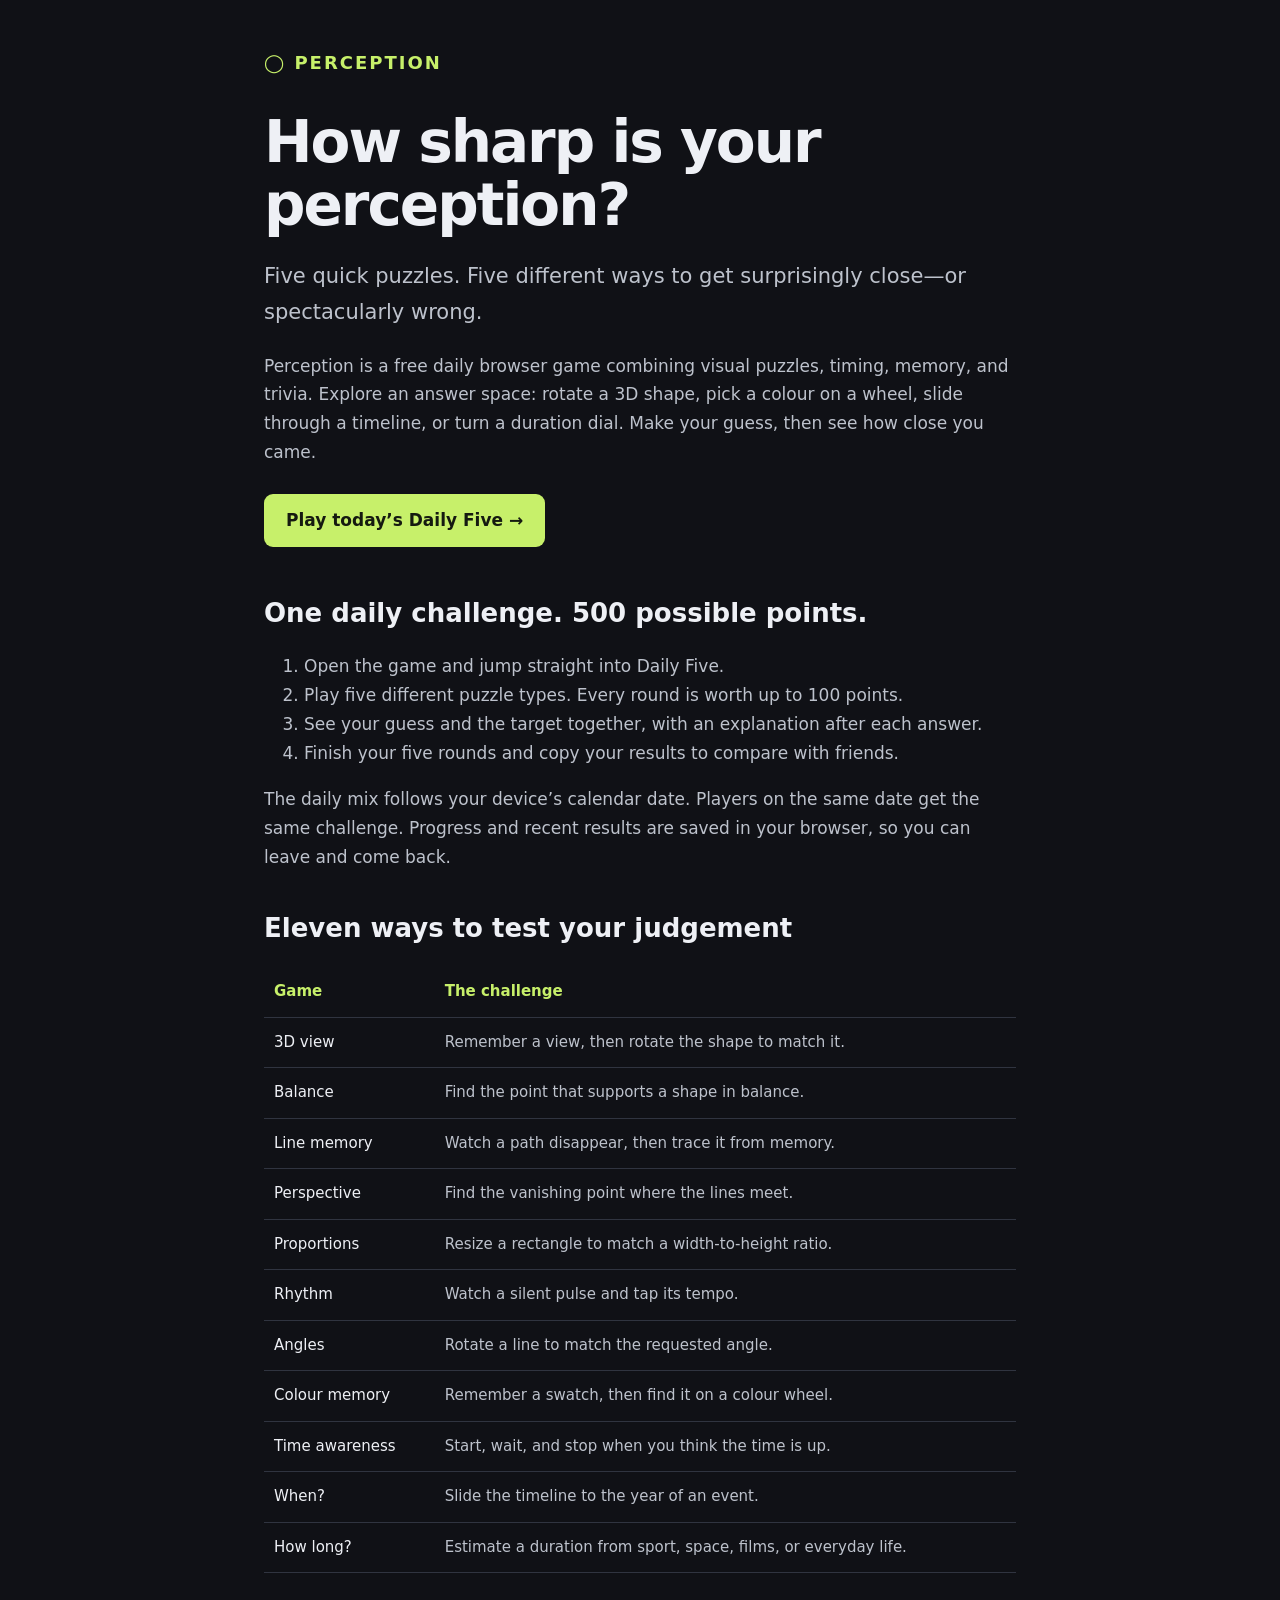
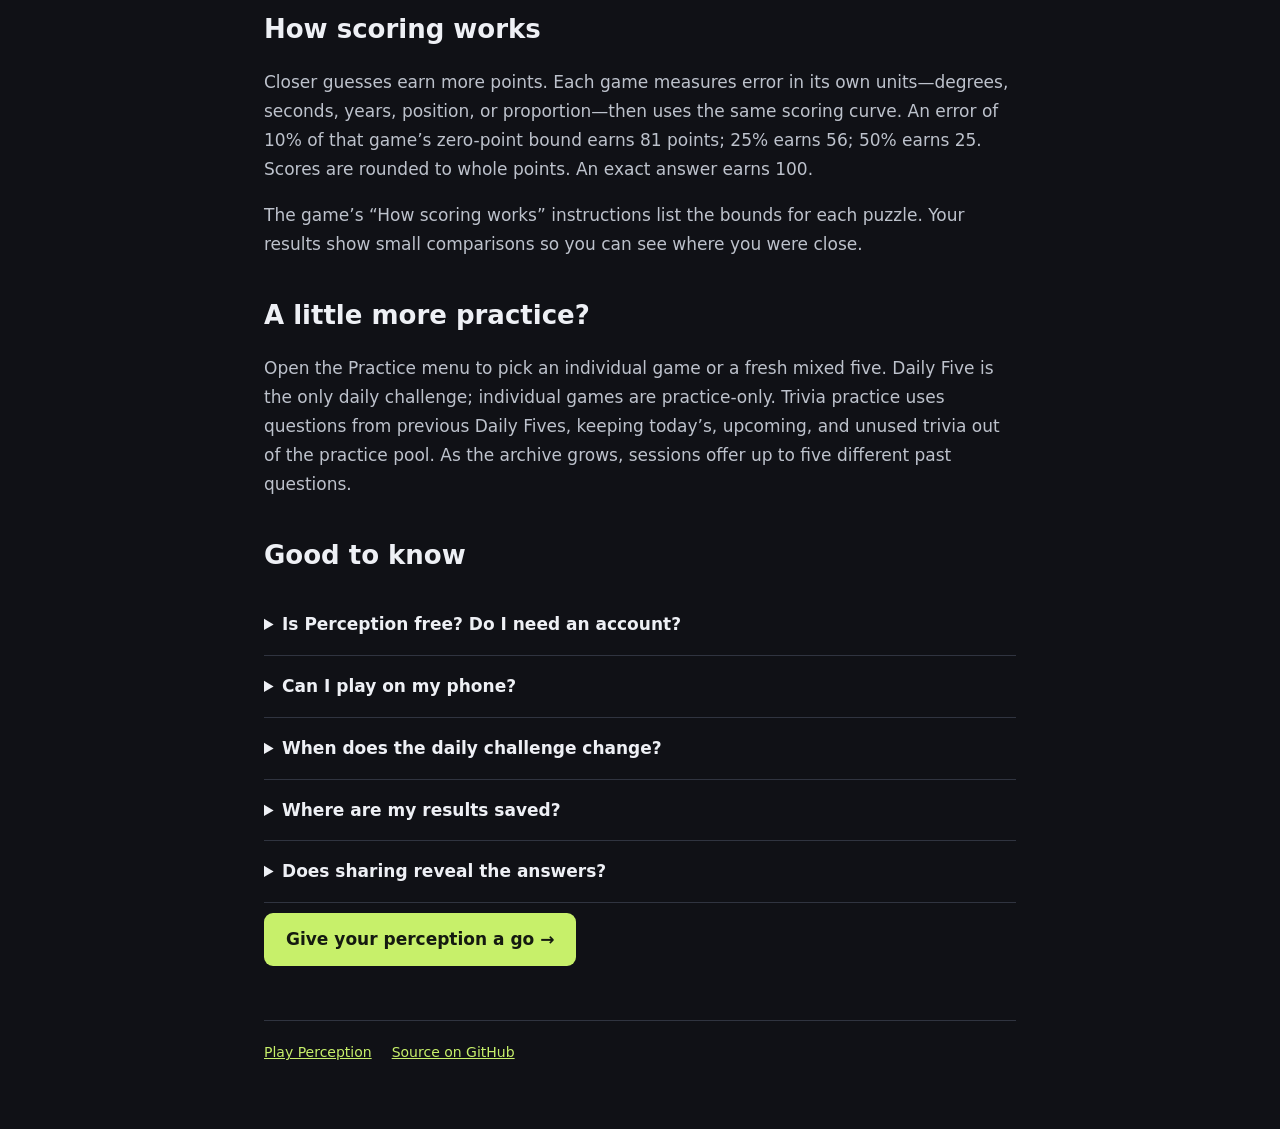
<file: about.html>
<!doctype html>
<html lang="en"><head><meta charset="utf-8"><meta name="viewport" content="width=device-width,initial-scale=1"><title>About Perception — How to Play the Daily Puzzle Game</title>
<meta name="description" content="Five quick daily puzzles. Match colours, judge angles, feel time, and test your trivia. Play free, score up to 500, and share your results.">
<meta name="robots" content="index,follow,max-image-preview:large">
<link rel="canonical" href="https://perception.thedanktank.com/about.html">
<meta property="og:type" content="website">
<meta property="og:site_name" content="Perception">
<meta property="og:title" content="About Perception — How to Play the Daily Puzzle Game">
<meta property="og:description" content="Five quick daily puzzles. Match colours, judge angles, feel time, and test your trivia. Play free, score up to 500, and share your results.">
<meta property="og:url" content="https://perception.thedanktank.com/about.html">
<meta property="og:locale" content="en_US">
<meta property="og:image" content="https://perception.thedanktank.com/assets/social/perception.png">
<meta property="og:image:width" content="1200">
<meta property="og:image:height" content="630">
<meta property="og:image:alt" content="Perception: five daily puzzles, 500 possible points, and a fresh mix of perception and trivia.">
<meta name="twitter:card" content="summary_large_image">
<meta name="twitter:title" content="About Perception — How to Play the Daily Puzzle Game">
<meta name="twitter:description" content="Five quick daily puzzles. Match colours, judge angles, feel time, and test your trivia. Play free, score up to 500, and share your results.">
<meta name="twitter:image" content="https://perception.thedanktank.com/assets/social/perception.png">
<meta name="twitter:image:alt" content="Perception — five daily puzzles. How sharp is your perception?">
<script type="application/ld+json">{"@context": "https://schema.org", "@graph": [{"@type": "WebSite", "@id": "https://perception.thedanktank.com/#website", "name": "Perception", "url": "https://perception.thedanktank.com/", "description": "Five quick daily puzzles. Match colours, judge angles, feel time, and test your trivia. Play free, score up to 500, and share your results.", "inLanguage": "en"}, {"@type": "WebApplication", "@id": "https://perception.thedanktank.com/#game", "name": "Perception", "url": "https://perception.thedanktank.com/", "description": "Five quick daily puzzles. Match colours, judge angles, feel time, and test your trivia. Play free, score up to 500, and share your results.", "applicationCategory": "GameApplication", "operatingSystem": "Any device with a modern web browser", "browserRequirements": "Requires JavaScript", "isAccessibleForFree": true, "offers": {"@type": "Offer", "price": "0", "priceCurrency": "USD"}, "image": "https://perception.thedanktank.com/assets/social/perception.png"}, {"@type": "WebPage", "@id": "https://perception.thedanktank.com/about.html#page", "url": "https://perception.thedanktank.com/about.html", "name": "About Perception — How to Play the Daily Puzzle Game", "isPartOf": {"@id": "https://perception.thedanktank.com/#website"}, "about": {"@id": "https://perception.thedanktank.com/#game"}, "inLanguage": "en"}]}</script>
<style>
:root{color-scheme:dark}*{box-sizing:border-box}body{margin:0;background:#101116;color:#eef0f5;font:17px/1.7 system-ui,-apple-system,sans-serif}main{max-width:800px;margin:auto;padding:48px 24px 64px}a{color:#c7f06a}a:focus-visible{outline:3px solid #c7f06a;outline-offset:5px}.brand{font-size:18px;font-weight:700;letter-spacing:2px;text-decoration:none}h1{font-size:clamp(36px,7vw,58px);line-height:1.1;letter-spacing:-2px;margin:32px 0 20px}h2{margin-top:40px;font-size:26px;line-height:1.3}p,li{color:#bdc2cc}.lead{font-size:21px}.play{display:inline-block;background:#c7f06a;color:#151a10;padding:12px 22px;border-radius:9px;text-decoration:none;font-weight:700;margin:10px 0}table{width:100%;border-collapse:collapse;font-size:15px}th,td{text-align:left;border-bottom:1px solid #303440;padding:12px 10px;vertical-align:top}th{color:#c7f06a}td:last-child{color:#bdc2cc}details{padding:16px 0;border-bottom:1px solid #303440}summary{font-weight:600;cursor:pointer}footer{border-top:1px solid #303440;margin-top:44px;padding-top:20px;font-size:14px}footer a{margin-right:20px}@media(max-width:500px){main{padding:28px 18px}table{font-size:14px}th,td{padding:10px 6px}}
</style></head><body><main>
<a class="brand" href="./">◯ PERCEPTION</a>
<h1>How sharp is your perception?</h1>
<p class="lead">Five quick puzzles. Five different ways to get surprisingly close—or spectacularly wrong.</p>
<p>Perception is a free daily browser game combining visual puzzles, timing, memory, and trivia. Explore an answer space: rotate a 3D shape, pick a colour on a wheel, slide through a timeline, or turn a duration dial. Make your guess, then see how close you came.</p>
<a class="play" href="./">Play today’s Daily Five →</a>
<h2>One daily challenge. 500 possible points.</h2>
<ol><li>Open the game and jump straight into Daily Five.</li><li>Play five different puzzle types. Every round is worth up to 100 points.</li><li>See your guess and the target together, with an explanation after each answer.</li><li>Finish your five rounds and copy your results to compare with friends.</li></ol>
<p>The daily mix follows your device’s calendar date. Players on the same date get the same challenge. Progress and recent results are saved in your browser, so you can leave and come back.</p>
<h2>Eleven ways to test your judgement</h2>
<table><thead><tr><th scope="col">Game</th><th scope="col">The challenge</th></tr></thead><tbody>
<tr><td>3D view</td><td>Remember a view, then rotate the shape to match it.</td></tr>
<tr><td>Balance</td><td>Find the point that supports a shape in balance.</td></tr>
<tr><td>Line memory</td><td>Watch a path disappear, then trace it from memory.</td></tr>
<tr><td>Perspective</td><td>Find the vanishing point where the lines meet.</td></tr>
<tr><td>Proportions</td><td>Resize a rectangle to match a width-to-height ratio.</td></tr>
<tr><td>Rhythm</td><td>Watch a silent pulse and tap its tempo.</td></tr>
<tr><td>Angles</td><td>Rotate a line to match the requested angle.</td></tr>
<tr><td>Colour memory</td><td>Remember a swatch, then find it on a colour wheel.</td></tr>
<tr><td>Time awareness</td><td>Start, wait, and stop when you think the time is up.</td></tr>
<tr><td>When?</td><td>Slide the timeline to the year of an event.</td></tr>
<tr><td>How long?</td><td>Estimate a duration from sport, space, films, or everyday life.</td></tr>
</tbody></table>
<h2>How scoring works</h2>
<p>Closer guesses earn more points. Each game measures error in its own units—degrees, seconds, years, position, or proportion—then uses the same scoring curve. An error of 10% of that game’s zero-point bound earns 81 points; 25% earns 56; 50% earns 25. Scores are rounded to whole points. An exact answer earns 100.</p>
<p>The game’s “How scoring works” instructions list the bounds for each puzzle. Your results show small comparisons so you can see where you were close.</p>
<h2>A little more practice?</h2>
<p>Open the Practice menu to pick an individual game or a fresh mixed five. Daily Five is the only daily challenge; individual games are practice-only. Trivia practice uses questions from previous Daily Fives, keeping today’s, upcoming, and unused trivia out of the practice pool. As the archive grows, sessions offer up to five different past questions.</p>
<h2>Good to know</h2>
<details><summary>Is Perception free? Do I need an account?</summary><p>It is free to play, with no account or login required.</p></details>
<details><summary>Can I play on my phone?</summary><p>Yes. The controls support touch and desktop play. Every game is silent, including rhythm—there is no audio to enable.</p></details>
<details><summary>When does the daily challenge change?</summary><p>The date on your device determines the daily challenge. Open or restart Daily Five after your calendar date changes to get the new day’s puzzles.</p></details>
<details><summary>Where are my results saved?</summary><p>Daily progress, history, and your anonymous player ID are stored in your browser. Clearing site data resets them. They do not sync between devices. Minimal Umami analytics measure daily visits, starts, completions with scores, and one share-button click per browser per day.</p></details>
<details><summary>Does sharing reveal the answers?</summary><p>The copied results contain the date, puzzle emojis, individual scores, total score, and game address. They do not include the questions or their answers.</p></details>
<a class="play" href="./">Give your perception a go →</a>
<footer><a href="./">Play Perception</a><a href="https://github.com/chipgpt/perception" rel="noopener">Source on GitHub</a></footer>
</main></body></html>
</file>
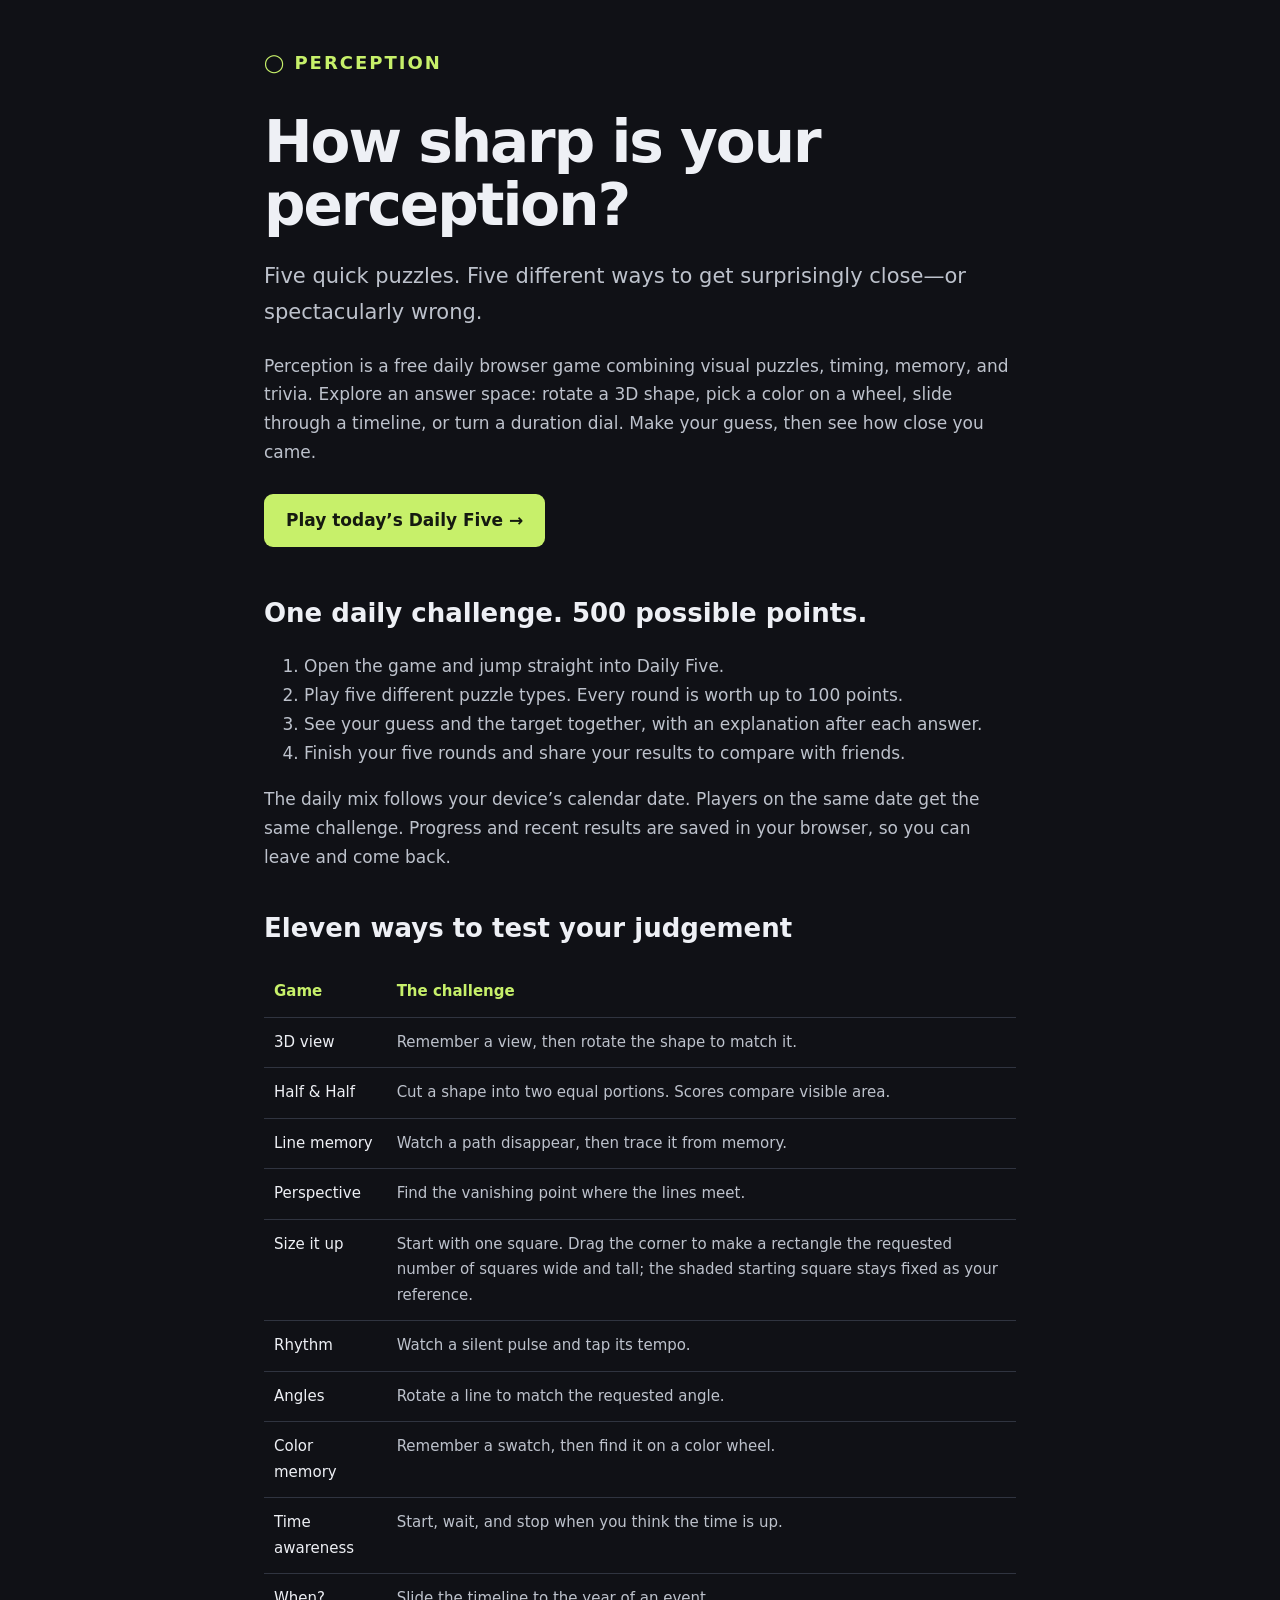
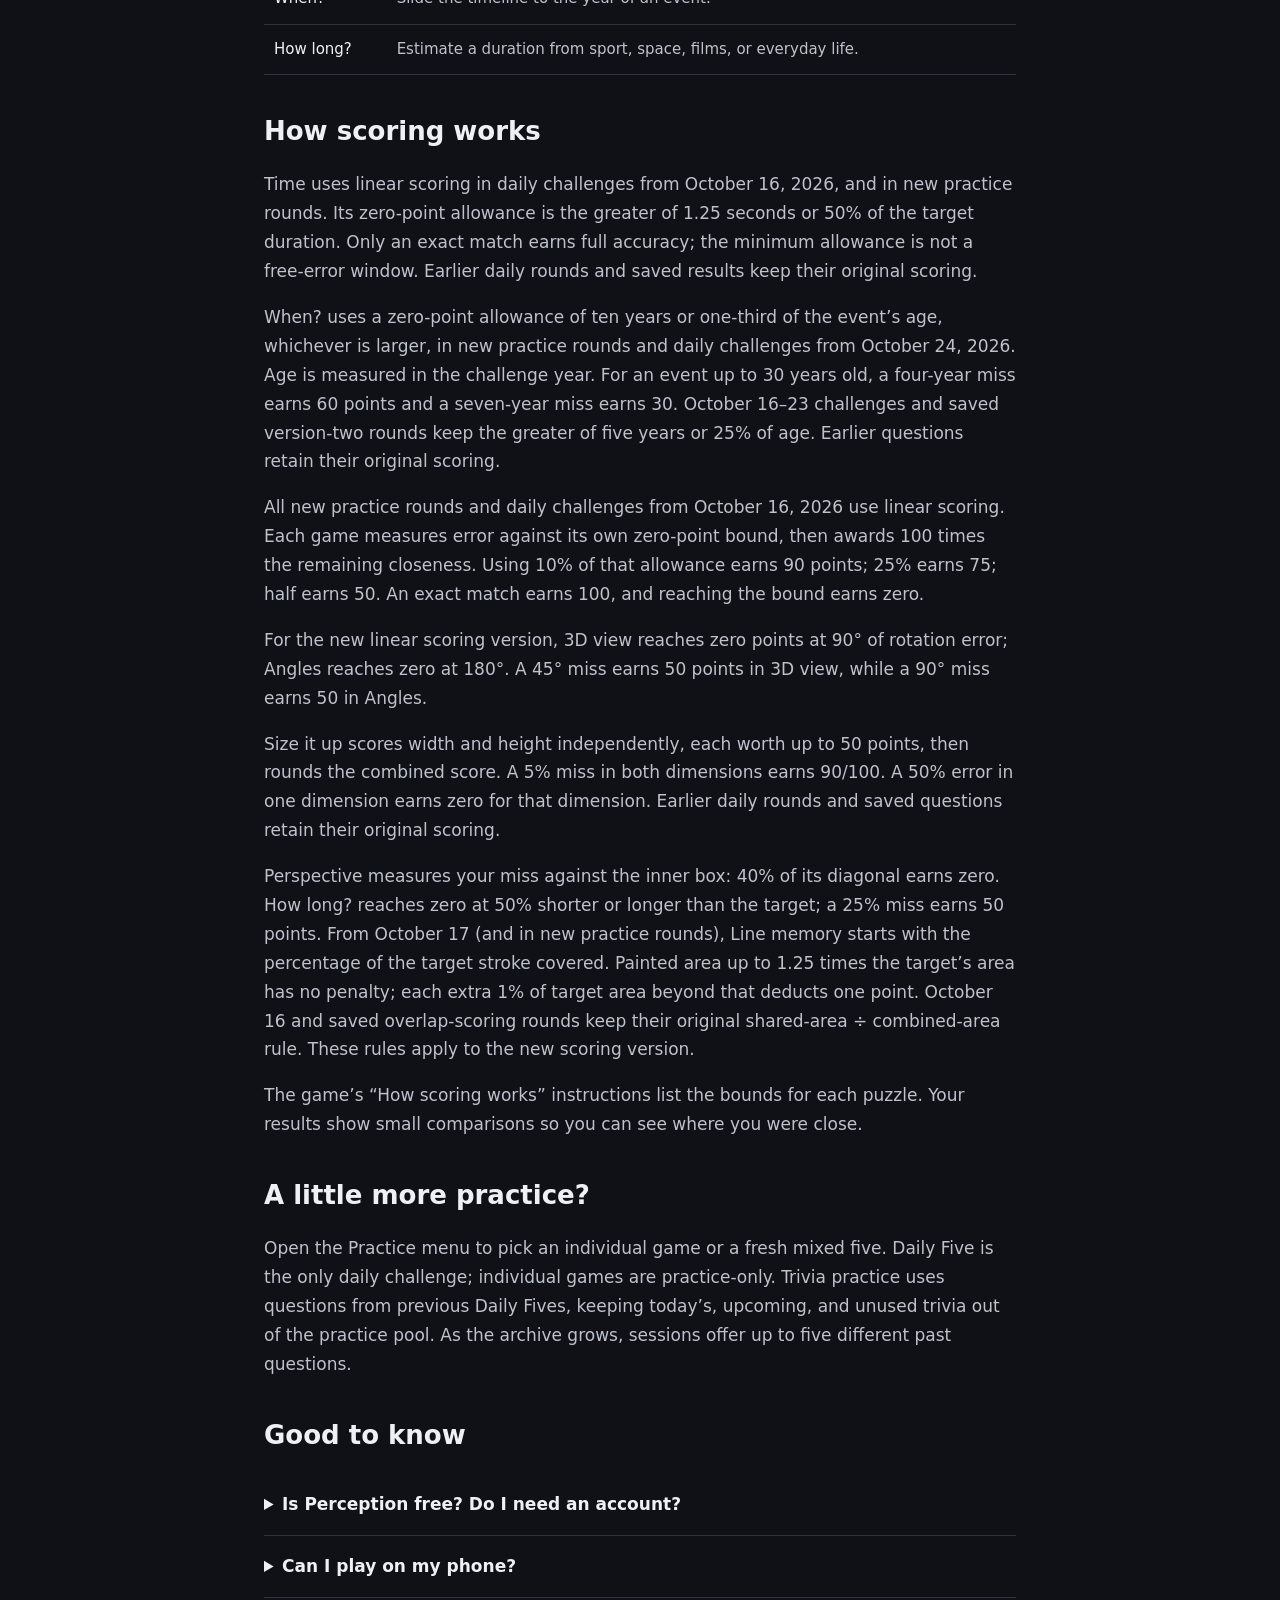
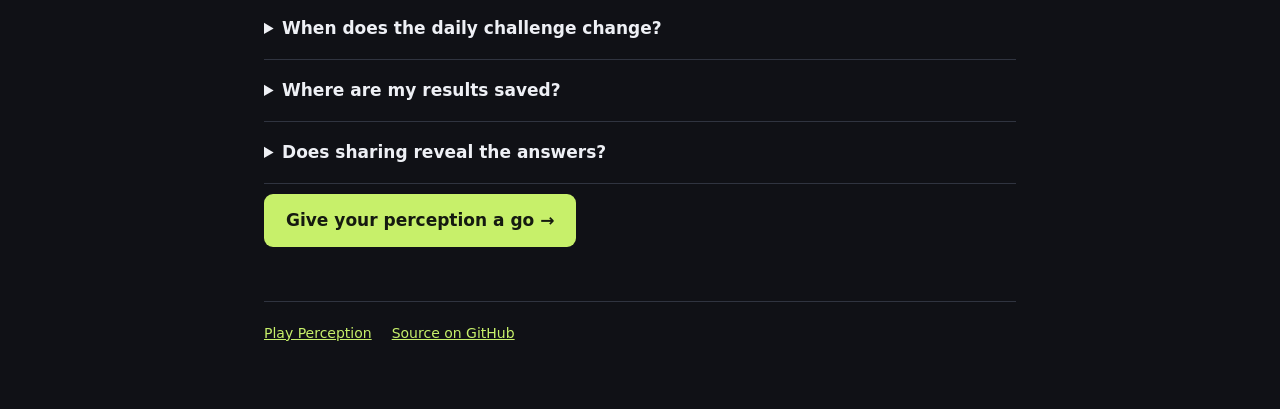
<file: public/about.html>
<!doctype html>
<html lang="en"><head><meta charset="utf-8"><meta name="viewport" content="width=device-width,initial-scale=1"><title>About Perception — How to Play the Daily Puzzle Game</title>
<meta name="description" content="Five quick daily puzzles. Match colors, judge angles, feel time, and test your trivia. Play free, score up to 500, and share your results.">
<meta name="robots" content="index,follow,max-image-preview:large">
<link rel="canonical" href="https://perception.thedanktank.com/about.html">
<meta property="og:type" content="website">
<meta property="og:site_name" content="Perception">
<meta property="og:title" content="About Perception — How to Play the Daily Puzzle Game">
<meta property="og:description" content="Five quick daily puzzles. Match colors, judge angles, feel time, and test your trivia. Play free, score up to 500, and share your results.">
<meta property="og:url" content="https://perception.thedanktank.com/about.html">
<meta property="og:locale" content="en_US">
<meta property="og:image" content="https://perception.thedanktank.com/assets/social/perception-mix.png">
<meta property="og:image:width" content="1200">
<meta property="og:image:height" content="630">
<meta property="og:image:alt" content="Five Perception puzzles: rotate a 3D shape, remember a color, judge an angle, tap a rhythm, and place a historical event on a timeline.">
<meta name="twitter:card" content="summary_large_image">
<meta name="twitter:title" content="About Perception — How to Play the Daily Puzzle Game">
<meta name="twitter:description" content="Five quick daily puzzles. Match colors, judge angles, feel time, and test your trivia. Play free, score up to 500, and share your results.">
<meta name="twitter:image" content="https://perception.thedanktank.com/assets/social/perception-mix.png">
<meta name="twitter:image:alt" content="Five Perception puzzles: rotate a 3D shape, remember a color, judge an angle, tap a rhythm, and place a historical event on a timeline.">
<script type="application/ld+json">{"@context": "https://schema.org", "@graph": [{"@type": "WebSite", "@id": "https://perception.thedanktank.com/#website", "name": "Perception", "url": "https://perception.thedanktank.com/", "description": "Five quick daily puzzles. Match colors, judge angles, feel time, and test your trivia. Play free, score up to 500, and share your results.", "inLanguage": "en"}, {"@type": "WebApplication", "@id": "https://perception.thedanktank.com/#game", "name": "Perception", "url": "https://perception.thedanktank.com/", "description": "Five quick daily puzzles. Match colors, judge angles, feel time, and test your trivia. Play free, score up to 500, and share your results.", "applicationCategory": "GameApplication", "operatingSystem": "Any device with a modern web browser", "browserRequirements": "Requires JavaScript", "isAccessibleForFree": true, "offers": {"@type": "Offer", "price": "0", "priceCurrency": "USD"}, "image": "https://perception.thedanktank.com/assets/social/perception-mix.png"}, {"@type": "WebPage", "@id": "https://perception.thedanktank.com/about.html#page", "url": "https://perception.thedanktank.com/about.html", "name": "About Perception — How to Play the Daily Puzzle Game", "isPartOf": {"@id": "https://perception.thedanktank.com/#website"}, "about": {"@id": "https://perception.thedanktank.com/#game"}, "inLanguage": "en"}]}</script>
<style>
:root{color-scheme:dark}*{box-sizing:border-box}body{margin:0;background:#101116;color:#eef0f5;font:17px/1.7 system-ui,-apple-system,sans-serif}main{max-width:800px;margin:auto;padding:48px 24px 64px}a{color:#c7f06a}a:focus-visible{outline:3px solid #c7f06a;outline-offset:5px}.brand{font-size:18px;font-weight:700;letter-spacing:2px;text-decoration:none}h1{font-size:clamp(36px,7vw,58px);line-height:1.1;letter-spacing:-2px;margin:32px 0 20px}h2{margin-top:40px;font-size:26px;line-height:1.3}p,li{color:#bdc2cc}.lead{font-size:21px}.play{display:inline-block;background:#c7f06a;color:#151a10;padding:12px 22px;border-radius:9px;text-decoration:none;font-weight:700;margin:10px 0}table{width:100%;border-collapse:collapse;font-size:15px}th,td{text-align:left;border-bottom:1px solid #303440;padding:12px 10px;vertical-align:top}th{color:#c7f06a}td:last-child{color:#bdc2cc}details{padding:16px 0;border-bottom:1px solid #303440}summary{font-weight:600;cursor:pointer}footer{border-top:1px solid #303440;margin-top:44px;padding-top:20px;font-size:14px}footer a{margin-right:20px}@media(max-width:500px){main{padding:28px 18px}table{font-size:14px}th,td{padding:10px 6px}}
</style></head><body><main>
<a class="brand" href="./">◯ PERCEPTION</a>
<h1>How sharp is your perception?</h1>
<p class="lead">Five quick puzzles. Five different ways to get surprisingly close—or spectacularly wrong.</p>
<p>Perception is a free daily browser game combining visual puzzles, timing, memory, and trivia. Explore an answer space: rotate a 3D shape, pick a color on a wheel, slide through a timeline, or turn a duration dial. Make your guess, then see how close you came.</p>
<a class="play" href="./">Play today’s Daily Five →</a>
<h2>One daily challenge. 500 possible points.</h2>
<ol><li>Open the game and jump straight into Daily Five.</li><li>Play five different puzzle types. Every round is worth up to 100 points.</li><li>See your guess and the target together, with an explanation after each answer.</li><li>Finish your five rounds and share your results to compare with friends.</li></ol>
<p>The daily mix follows your device’s calendar date. Players on the same date get the same challenge. Progress and recent results are saved in your browser, so you can leave and come back.</p>
<h2>Eleven ways to test your judgement</h2>
<table><thead><tr><th scope="col">Game</th><th scope="col">The challenge</th></tr></thead><tbody>
<tr><td>3D view</td><td>Remember a view, then rotate the shape to match it.</td></tr>
<tr><td>Half &amp; Half</td><td>Cut a shape into two equal portions. Scores compare visible area.</td></tr>
<tr><td>Line memory</td><td>Watch a path disappear, then trace it from memory.</td></tr>
<tr><td>Perspective</td><td>Find the vanishing point where the lines meet.</td></tr>
<tr><td>Size it up</td><td>Start with one square. Drag the corner to make a rectangle the requested number of squares wide and tall; the shaded starting square stays fixed as your reference.</td></tr>
<tr><td>Rhythm</td><td>Watch a silent pulse and tap its tempo.</td></tr>
<tr><td>Angles</td><td>Rotate a line to match the requested angle.</td></tr>
<tr><td>Color memory</td><td>Remember a swatch, then find it on a color wheel.</td></tr>
<tr><td>Time awareness</td><td>Start, wait, and stop when you think the time is up.</td></tr>
<tr><td>When?</td><td>Slide the timeline to the year of an event.</td></tr>
<tr><td>How long?</td><td>Estimate a duration from sport, space, films, or everyday life.</td></tr>
</tbody></table>
<h2>How scoring works</h2>
<p>Time uses linear scoring in daily challenges from October 16, 2026, and in new practice rounds. Its zero-point allowance is the greater of 1.25 seconds or 50% of the target duration. Only an exact match earns full accuracy; the minimum allowance is not a free-error window. Earlier daily rounds and saved results keep their original scoring.</p>
<p>When? uses a zero-point allowance of ten years or one-third of the event’s age, whichever is larger, in new practice rounds and daily challenges from October 24, 2026. Age is measured in the challenge year. For an event up to 30 years old, a four-year miss earns 60 points and a seven-year miss earns 30. October 16–23 challenges and saved version-two rounds keep the greater of five years or 25% of age. Earlier questions retain their original scoring.</p>
<p>All new practice rounds and daily challenges from October 16, 2026 use linear scoring. Each game measures error against its own zero-point bound, then awards 100 times the remaining closeness. Using 10% of that allowance earns 90 points; 25% earns 75; half earns 50. An exact match earns 100, and reaching the bound earns zero.</p>
<p>For the new linear scoring version, 3D view reaches zero points at 90° of rotation error; Angles reaches zero at 180°. A 45° miss earns 50 points in 3D view, while a 90° miss earns 50 in Angles.</p>
<p>Size it up scores width and height independently, each worth up to 50 points, then rounds the combined score. A 5% miss in both dimensions earns 90/100. A 50% error in one dimension earns zero for that dimension. Earlier daily rounds and saved questions retain their original scoring.</p>
<p>Perspective measures your miss against the inner box: 40% of its diagonal earns zero. How long? reaches zero at 50% shorter or longer than the target; a 25% miss earns 50 points. From October 17 (and in new practice rounds), Line memory starts with the percentage of the target stroke covered. Painted area up to 1.25 times the target’s area has no penalty; each extra 1% of target area beyond that deducts one point. October 16 and saved overlap-scoring rounds keep their original shared-area ÷ combined-area rule. These rules apply to the new scoring version.</p>
<p>The game’s “How scoring works” instructions list the bounds for each puzzle. Your results show small comparisons so you can see where you were close.</p>
<h2>A little more practice?</h2>
<p>Open the Practice menu to pick an individual game or a fresh mixed five. Daily Five is the only daily challenge; individual games are practice-only. Trivia practice uses questions from previous Daily Fives, keeping today’s, upcoming, and unused trivia out of the practice pool. As the archive grows, sessions offer up to five different past questions.</p>
<h2>Good to know</h2>
<details><summary>Is Perception free? Do I need an account?</summary><p>It is free to play, with no account or login required.</p></details>
<details><summary>Can I play on my phone?</summary><p>Yes. The controls support touch and desktop play. Every game is silent, including rhythm—there is no audio to enable.</p></details>
<details><summary>When does the daily challenge change?</summary><p>The date on your device determines the daily challenge. Open or restart Daily Five after your calendar date changes to get the new day’s puzzles.</p></details>
<details><summary>Where are my results saved?</summary><p>Daily progress, history, and your anonymous player ID are stored in your browser. Clearing site data resets them. They do not sync between devices. Minimal Umami analytics measure daily visits, starts, completions with scores, and one share-button click per browser per day.</p></details>
<details><summary>Does sharing reveal the answers?</summary><p>The shared results contain the date, puzzle emojis, individual scores, total score, and game address. They do not include the questions or their answers.</p></details>
<a class="play" href="./">Give your perception a go →</a>
<footer><a href="./">Play Perception</a><a href="https://github.com/chipgpt/perception" rel="noopener">Source on GitHub</a></footer>
</main></body></html>
</file>
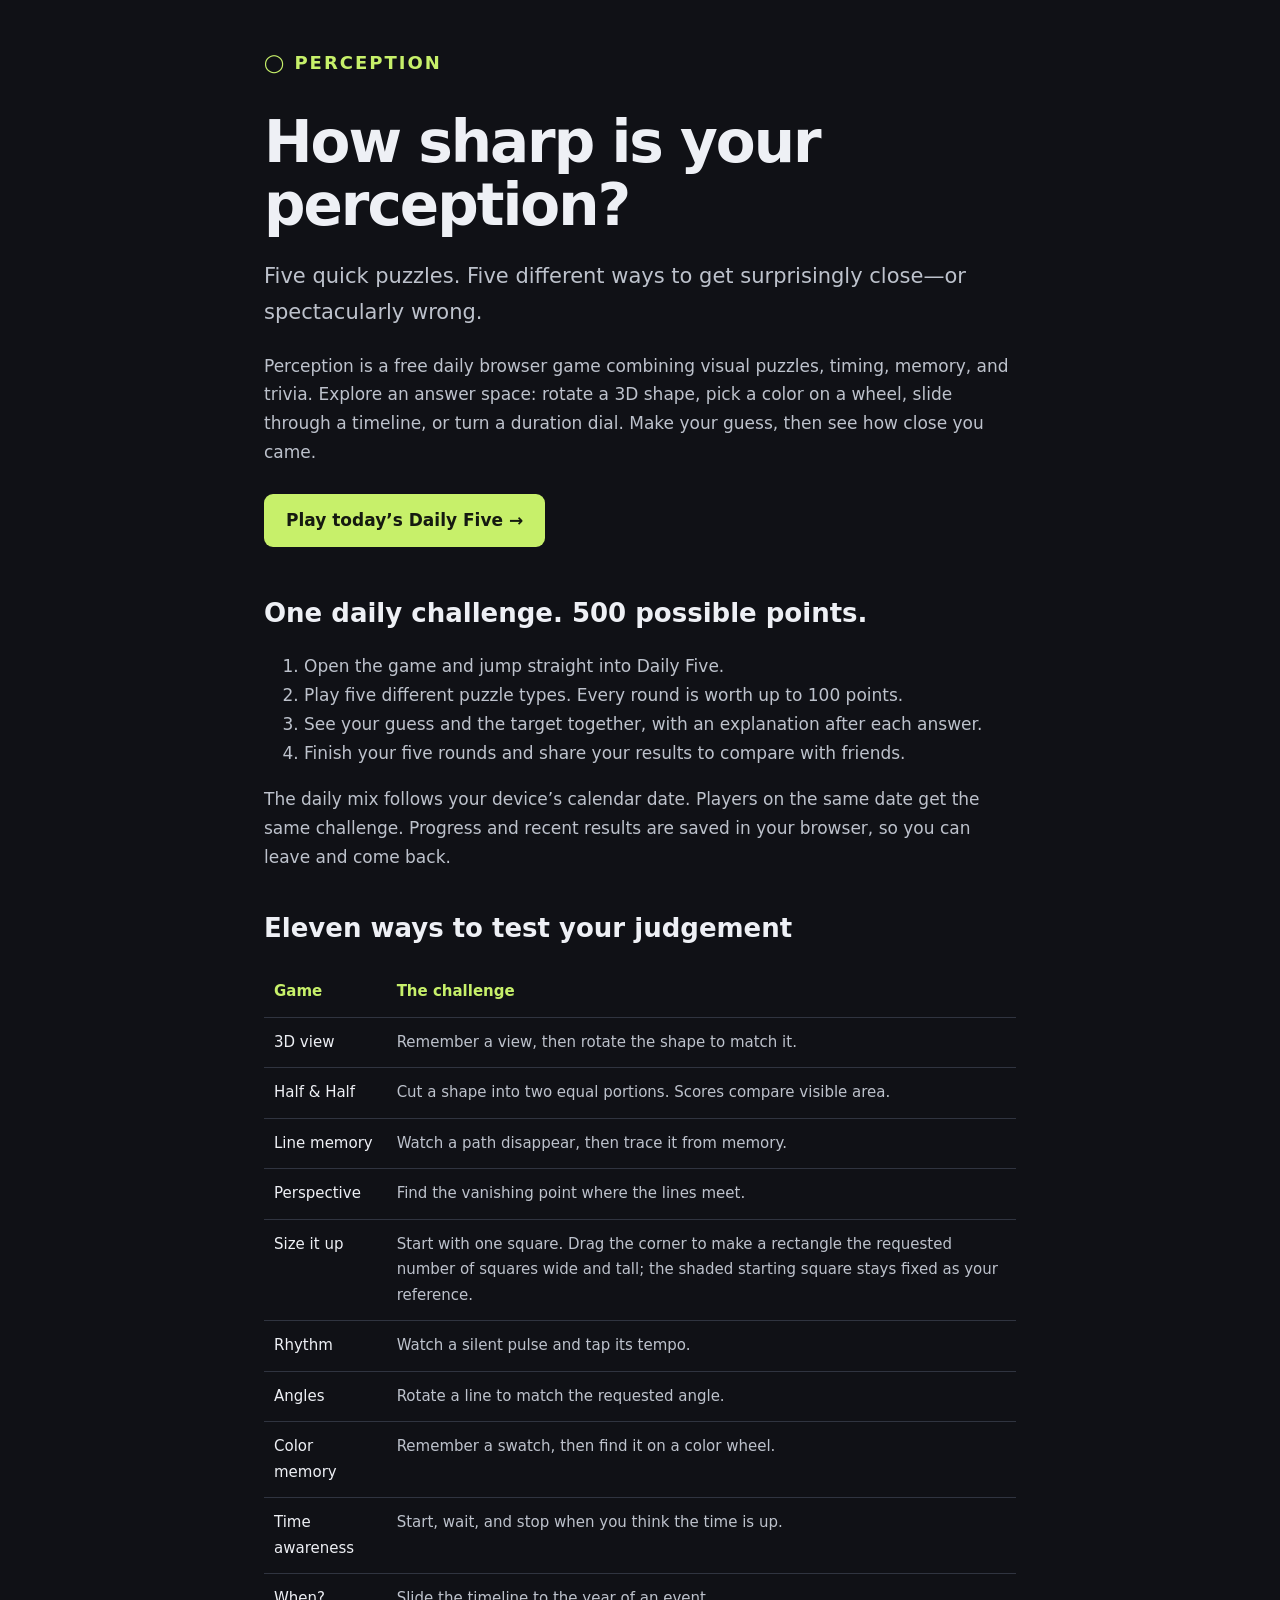
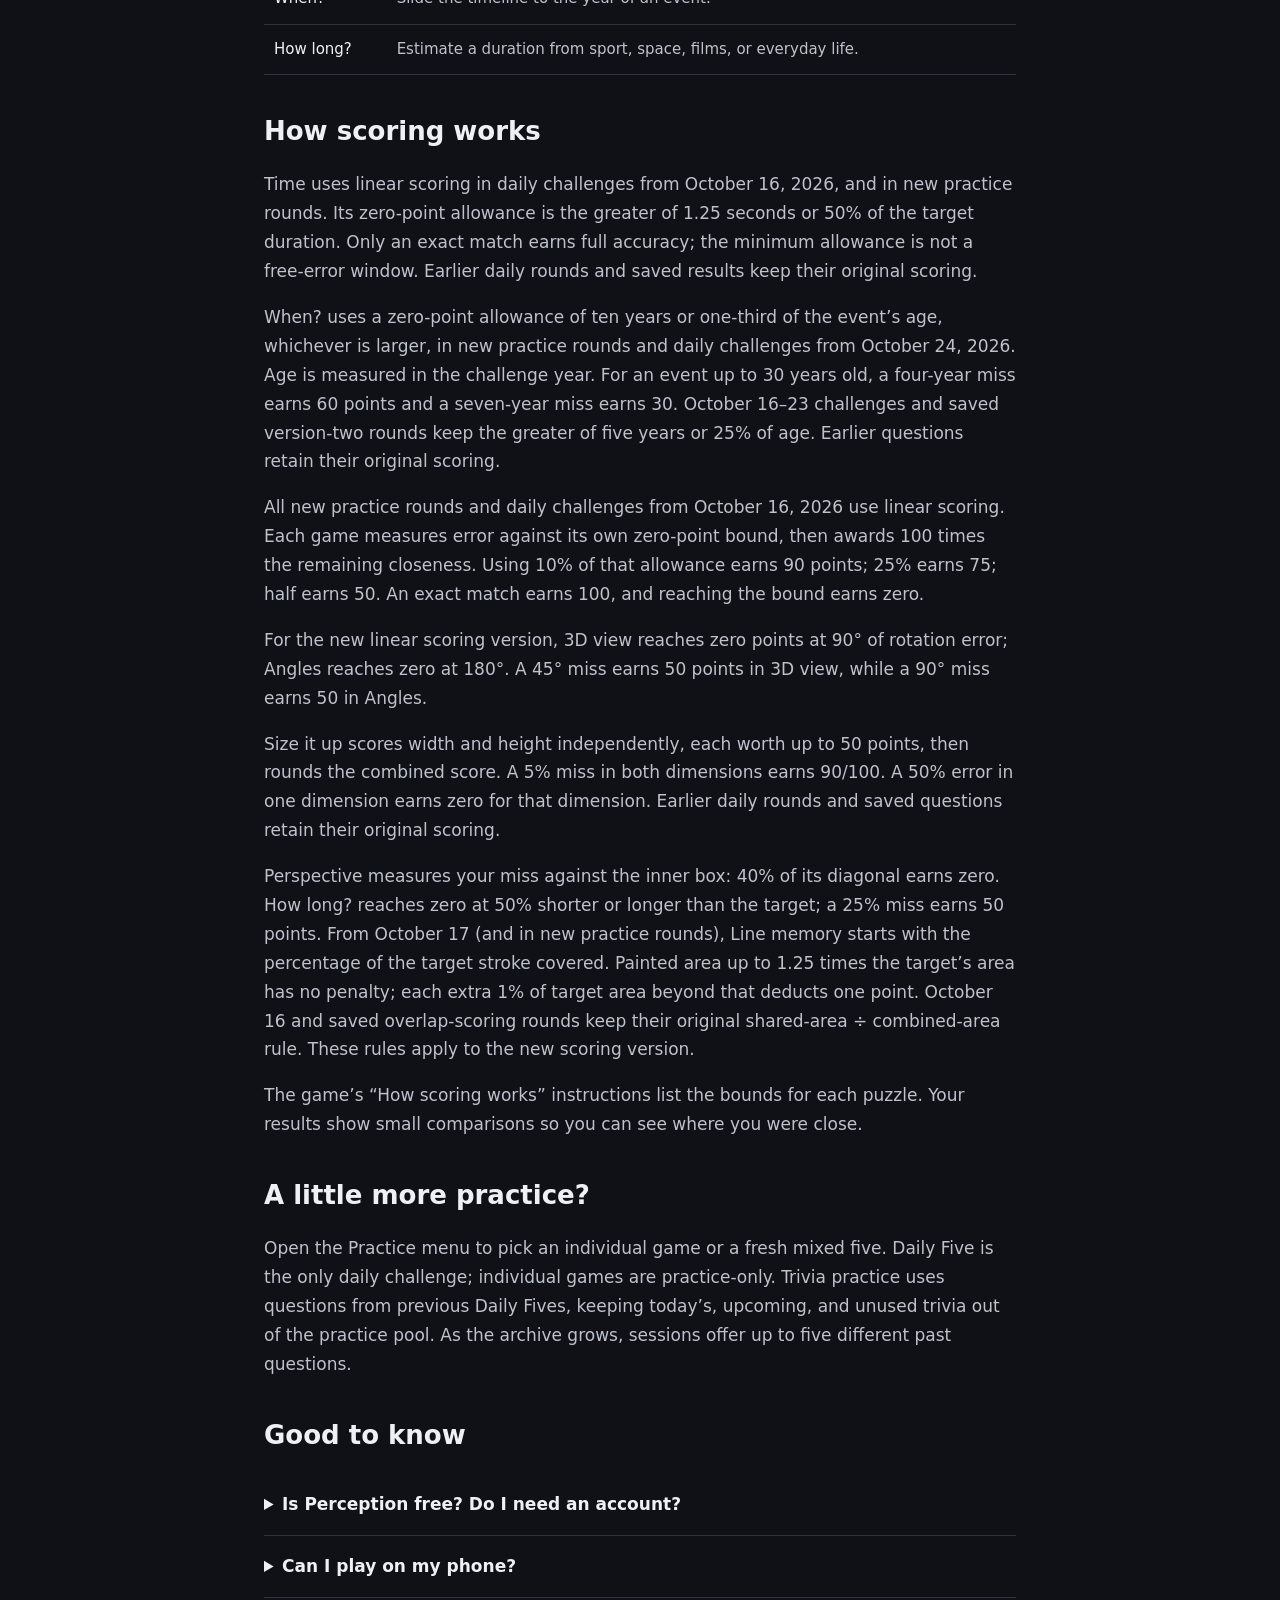
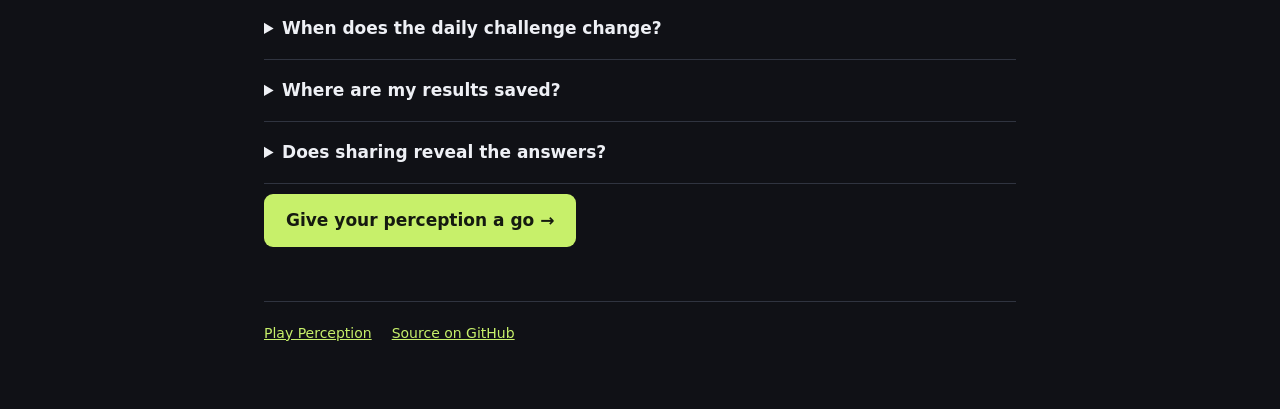
<file: src/design-options/about.html>
<!doctype html>
<html lang="en"><head><meta charset="utf-8"><meta name="viewport" content="width=device-width,initial-scale=1"><!-- SEO -->
<style>
:root{color-scheme:dark}*{box-sizing:border-box}body{margin:0;background:#101116;color:#eef0f5;font:17px/1.7 system-ui,-apple-system,sans-serif}main{max-width:800px;margin:auto;padding:48px 24px 64px}a{color:#c7f06a}a:focus-visible{outline:3px solid #c7f06a;outline-offset:5px}.brand{font-size:18px;font-weight:700;letter-spacing:2px;text-decoration:none}h1{font-size:clamp(36px,7vw,58px);line-height:1.1;letter-spacing:-2px;margin:32px 0 20px}h2{margin-top:40px;font-size:26px;line-height:1.3}p,li{color:#bdc2cc}.lead{font-size:21px}.play{display:inline-block;background:#c7f06a;color:#151a10;padding:12px 22px;border-radius:9px;text-decoration:none;font-weight:700;margin:10px 0}table{width:100%;border-collapse:collapse;font-size:15px}th,td{text-align:left;border-bottom:1px solid #303440;padding:12px 10px;vertical-align:top}th{color:#c7f06a}td:last-child{color:#bdc2cc}details{padding:16px 0;border-bottom:1px solid #303440}summary{font-weight:600;cursor:pointer}footer{border-top:1px solid #303440;margin-top:44px;padding-top:20px;font-size:14px}footer a{margin-right:20px}@media(max-width:500px){main{padding:28px 18px}table{font-size:14px}th,td{padding:10px 6px}}
</style></head><body><main>
<a class="brand" href="./">◯ PERCEPTION</a>
<h1>How sharp is your perception?</h1>
<p class="lead">Five quick puzzles. Five different ways to get surprisingly close—or spectacularly wrong.</p>
<p>Perception is a free daily browser game combining visual puzzles, timing, memory, and trivia. Explore an answer space: rotate a 3D shape, pick a color on a wheel, slide through a timeline, or turn a duration dial. Make your guess, then see how close you came.</p>
<a class="play" href="./">Play today’s Daily Five →</a>
<h2>One daily challenge. 500 possible points.</h2>
<ol><li>Open the game and jump straight into Daily Five.</li><li>Play five different puzzle types. Every round is worth up to 100 points.</li><li>See your guess and the target together, with an explanation after each answer.</li><li>Finish your five rounds and share your results to compare with friends.</li></ol>
<p>The daily mix follows your device’s calendar date. Players on the same date get the same challenge. Progress and recent results are saved in your browser, so you can leave and come back.</p>
<h2>Eleven ways to test your judgement</h2>
<table><thead><tr><th scope="col">Game</th><th scope="col">The challenge</th></tr></thead><tbody>
<tr><td>3D view</td><td>Remember a view, then rotate the shape to match it.</td></tr>
<tr><td>Half &amp; Half</td><td>Cut a shape into two equal portions. Scores compare visible area.</td></tr>
<tr><td>Line memory</td><td>Watch a path disappear, then trace it from memory.</td></tr>
<tr><td>Perspective</td><td>Find the vanishing point where the lines meet.</td></tr>
<tr><td>Size it up</td><td>Start with one square. Drag the corner to make a rectangle the requested number of squares wide and tall; the shaded starting square stays fixed as your reference.</td></tr>
<tr><td>Rhythm</td><td>Watch a silent pulse and tap its tempo.</td></tr>
<tr><td>Angles</td><td>Rotate a line to match the requested angle.</td></tr>
<tr><td>Color memory</td><td>Remember a swatch, then find it on a color wheel.</td></tr>
<tr><td>Time awareness</td><td>Start, wait, and stop when you think the time is up.</td></tr>
<tr><td>When?</td><td>Slide the timeline to the year of an event.</td></tr>
<tr><td>How long?</td><td>Estimate a duration from sport, space, films, or everyday life.</td></tr>
</tbody></table>
<h2>How scoring works</h2>
<p>Time uses linear scoring in daily challenges from October 16, 2026, and in new practice rounds. Its zero-point allowance is the greater of 1.25 seconds or 50% of the target duration. Only an exact match earns full accuracy; the minimum allowance is not a free-error window. Earlier daily rounds and saved results keep their original scoring.</p>
<p>When? uses a zero-point allowance of ten years or one-third of the event’s age, whichever is larger, in new practice rounds and daily challenges from October 24, 2026. Age is measured in the challenge year. For an event up to 30 years old, a four-year miss earns 60 points and a seven-year miss earns 30. October 16–23 challenges and saved version-two rounds keep the greater of five years or 25% of age. Earlier questions retain their original scoring.</p>
<p>All new practice rounds and daily challenges from October 16, 2026 use linear scoring. Each game measures error against its own zero-point bound, then awards 100 times the remaining closeness. Using 10% of that allowance earns 90 points; 25% earns 75; half earns 50. An exact match earns 100, and reaching the bound earns zero.</p>
<p>For the new linear scoring version, 3D view reaches zero points at 90° of rotation error; Angles reaches zero at 180°. A 45° miss earns 50 points in 3D view, while a 90° miss earns 50 in Angles.</p>
<p>Size it up scores width and height independently, each worth up to 50 points, then rounds the combined score. A 5% miss in both dimensions earns 90/100. A 50% error in one dimension earns zero for that dimension. Earlier daily rounds and saved questions retain their original scoring.</p>
<p>Perspective measures your miss against the inner box: 40% of its diagonal earns zero. How long? reaches zero at 50% shorter or longer than the target; a 25% miss earns 50 points. From October 17 (and in new practice rounds), Line memory starts with the percentage of the target stroke covered. Painted area up to 1.25 times the target’s area has no penalty; each extra 1% of target area beyond that deducts one point. October 16 and saved overlap-scoring rounds keep their original shared-area ÷ combined-area rule. These rules apply to the new scoring version.</p>
<p>The game’s “How scoring works” instructions list the bounds for each puzzle. Your results show small comparisons so you can see where you were close.</p>
<h2>A little more practice?</h2>
<p>Open the Practice menu to pick an individual game or a fresh mixed five. Daily Five is the only daily challenge; individual games are practice-only. Trivia practice uses questions from previous Daily Fives, keeping today’s, upcoming, and unused trivia out of the practice pool. As the archive grows, sessions offer up to five different past questions.</p>
<h2>Good to know</h2>
<details><summary>Is Perception free? Do I need an account?</summary><p>It is free to play, with no account or login required.</p></details>
<details><summary>Can I play on my phone?</summary><p>Yes. The controls support touch and desktop play. Every game is silent, including rhythm—there is no audio to enable.</p></details>
<details><summary>When does the daily challenge change?</summary><p>The date on your device determines the daily challenge. Open or restart Daily Five after your calendar date changes to get the new day’s puzzles.</p></details>
<details><summary>Where are my results saved?</summary><p>Daily progress, history, and your anonymous player ID are stored in your browser. Clearing site data resets them. They do not sync between devices. Minimal Umami analytics measure daily visits, starts, completions with scores, and one share-button click per browser per day.</p></details>
<details><summary>Does sharing reveal the answers?</summary><p>The shared results contain the date, puzzle emojis, individual scores, total score, and game address. They do not include the questions or their answers.</p></details>
<a class="play" href="./">Give your perception a go →</a>
<footer><a href="./">Play Perception</a><a href="https://github.com/chipgpt/perception" rel="noopener">Source on GitHub</a></footer>
</main></body></html>
</file>
